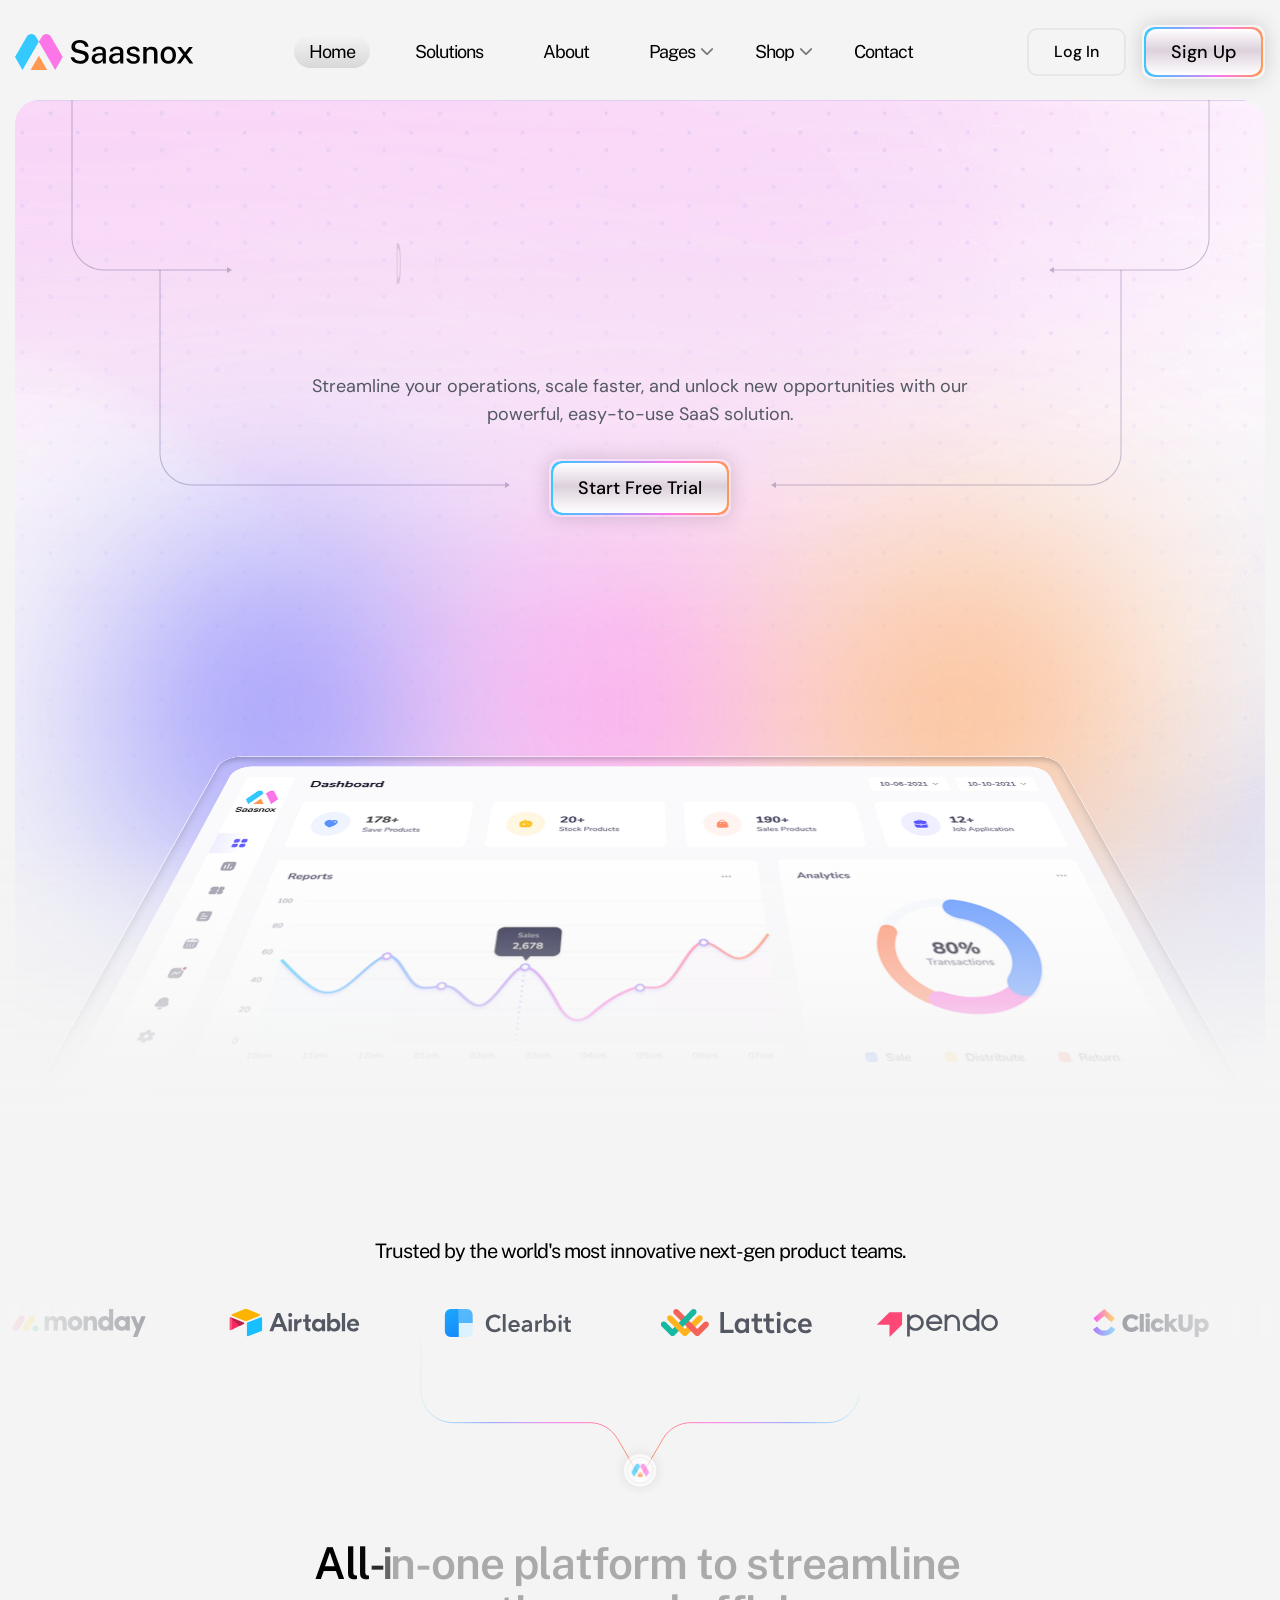
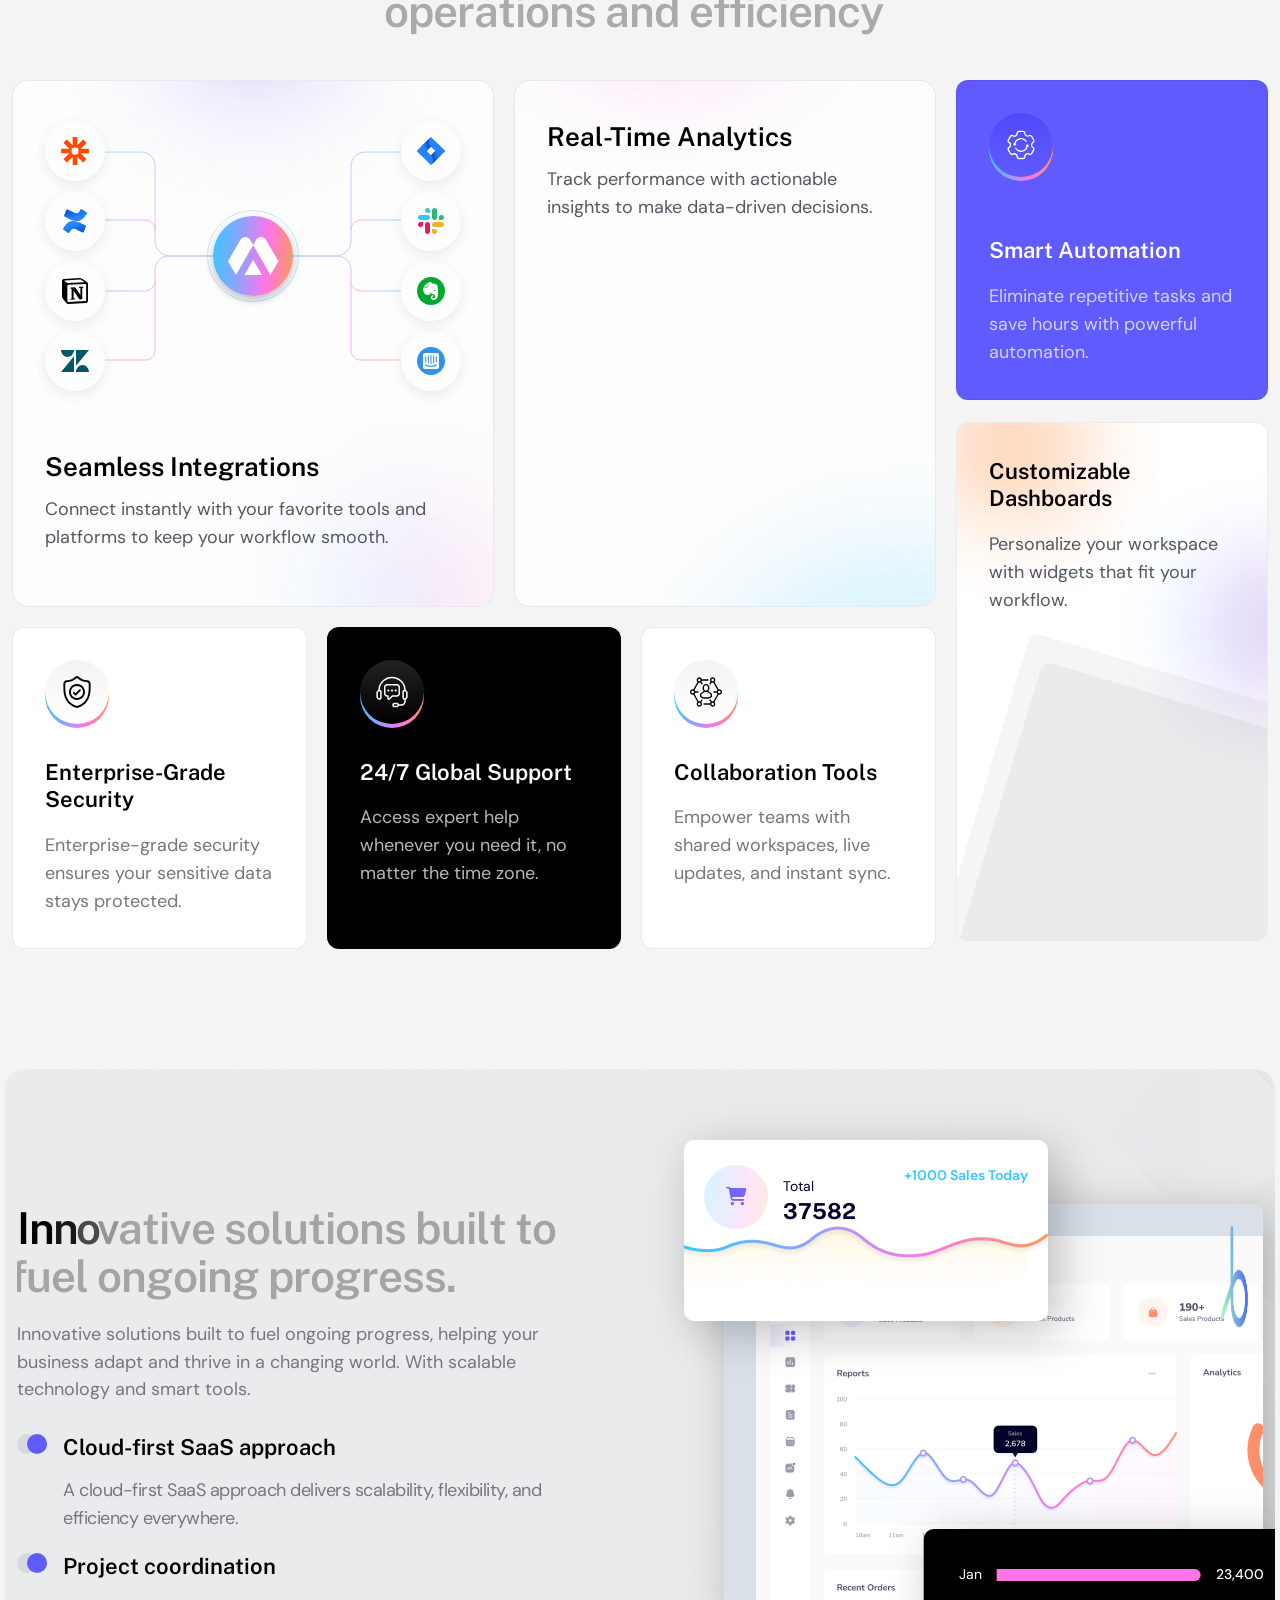
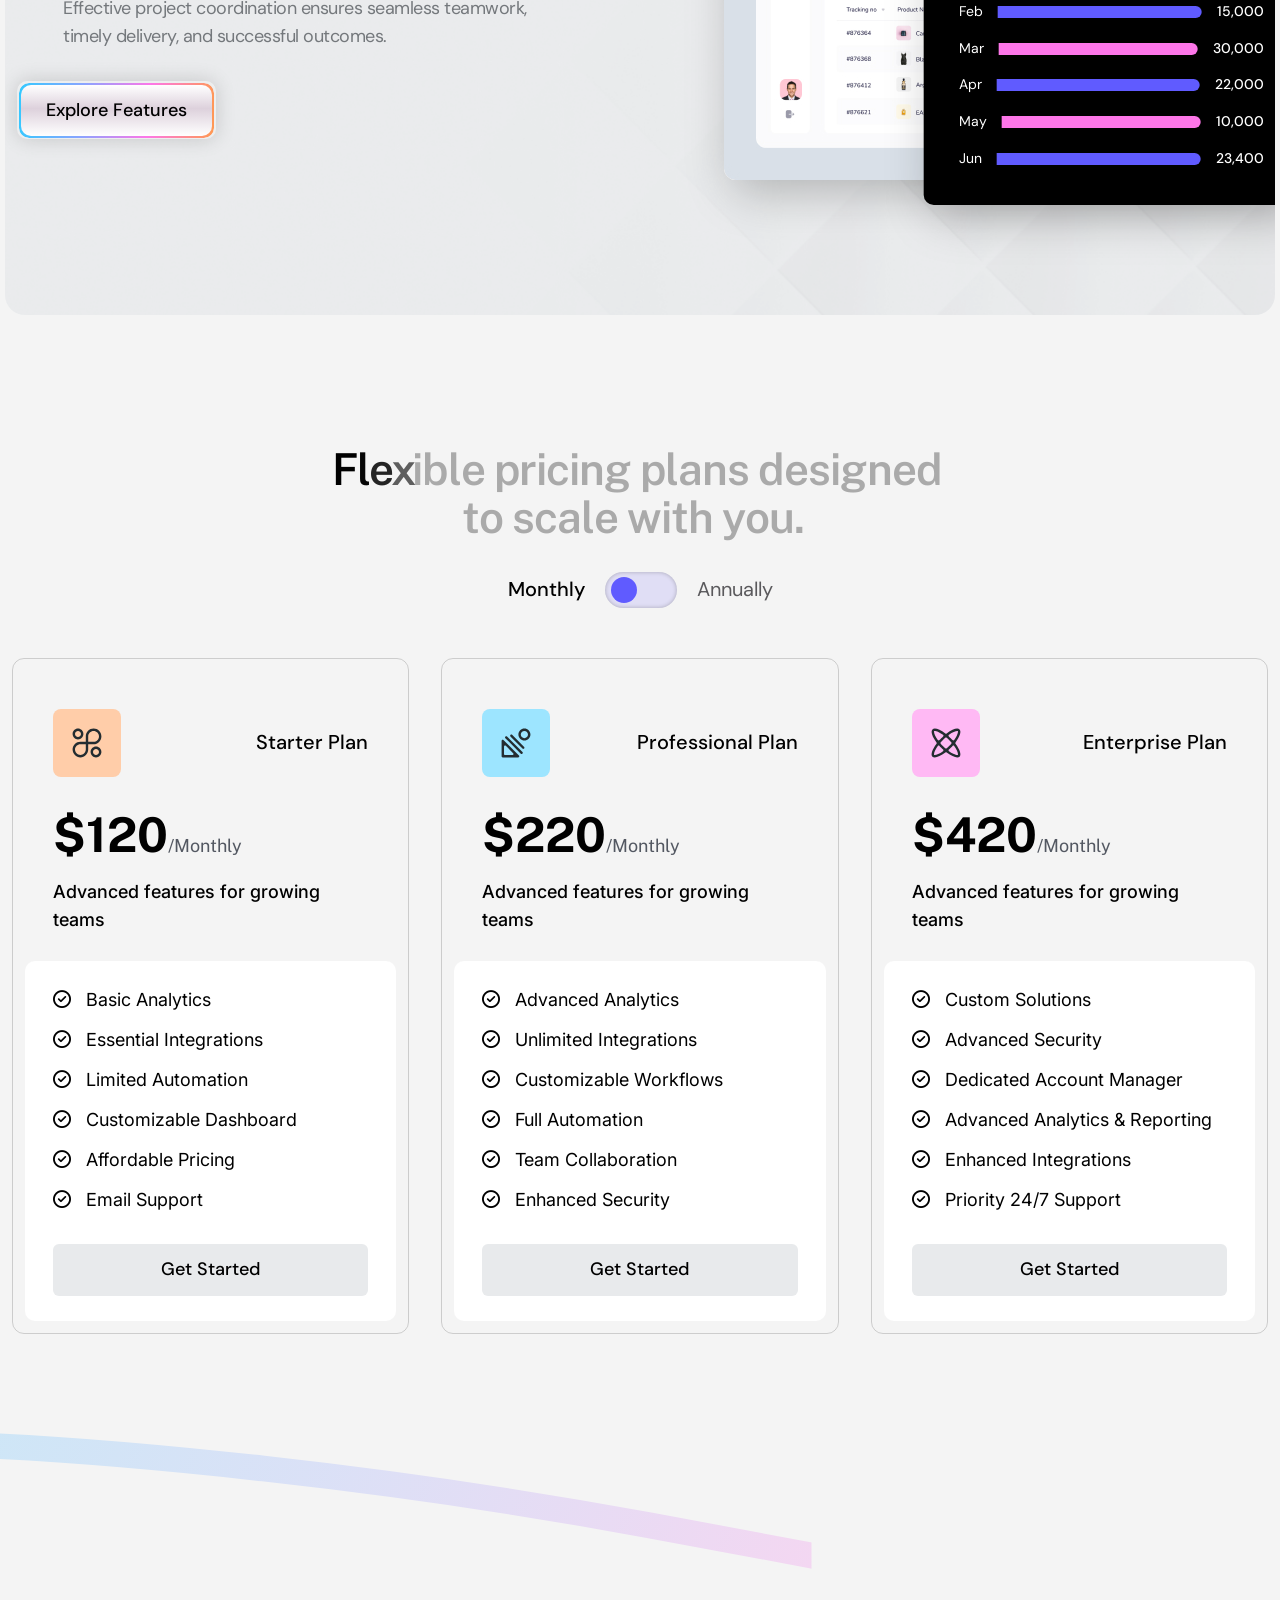
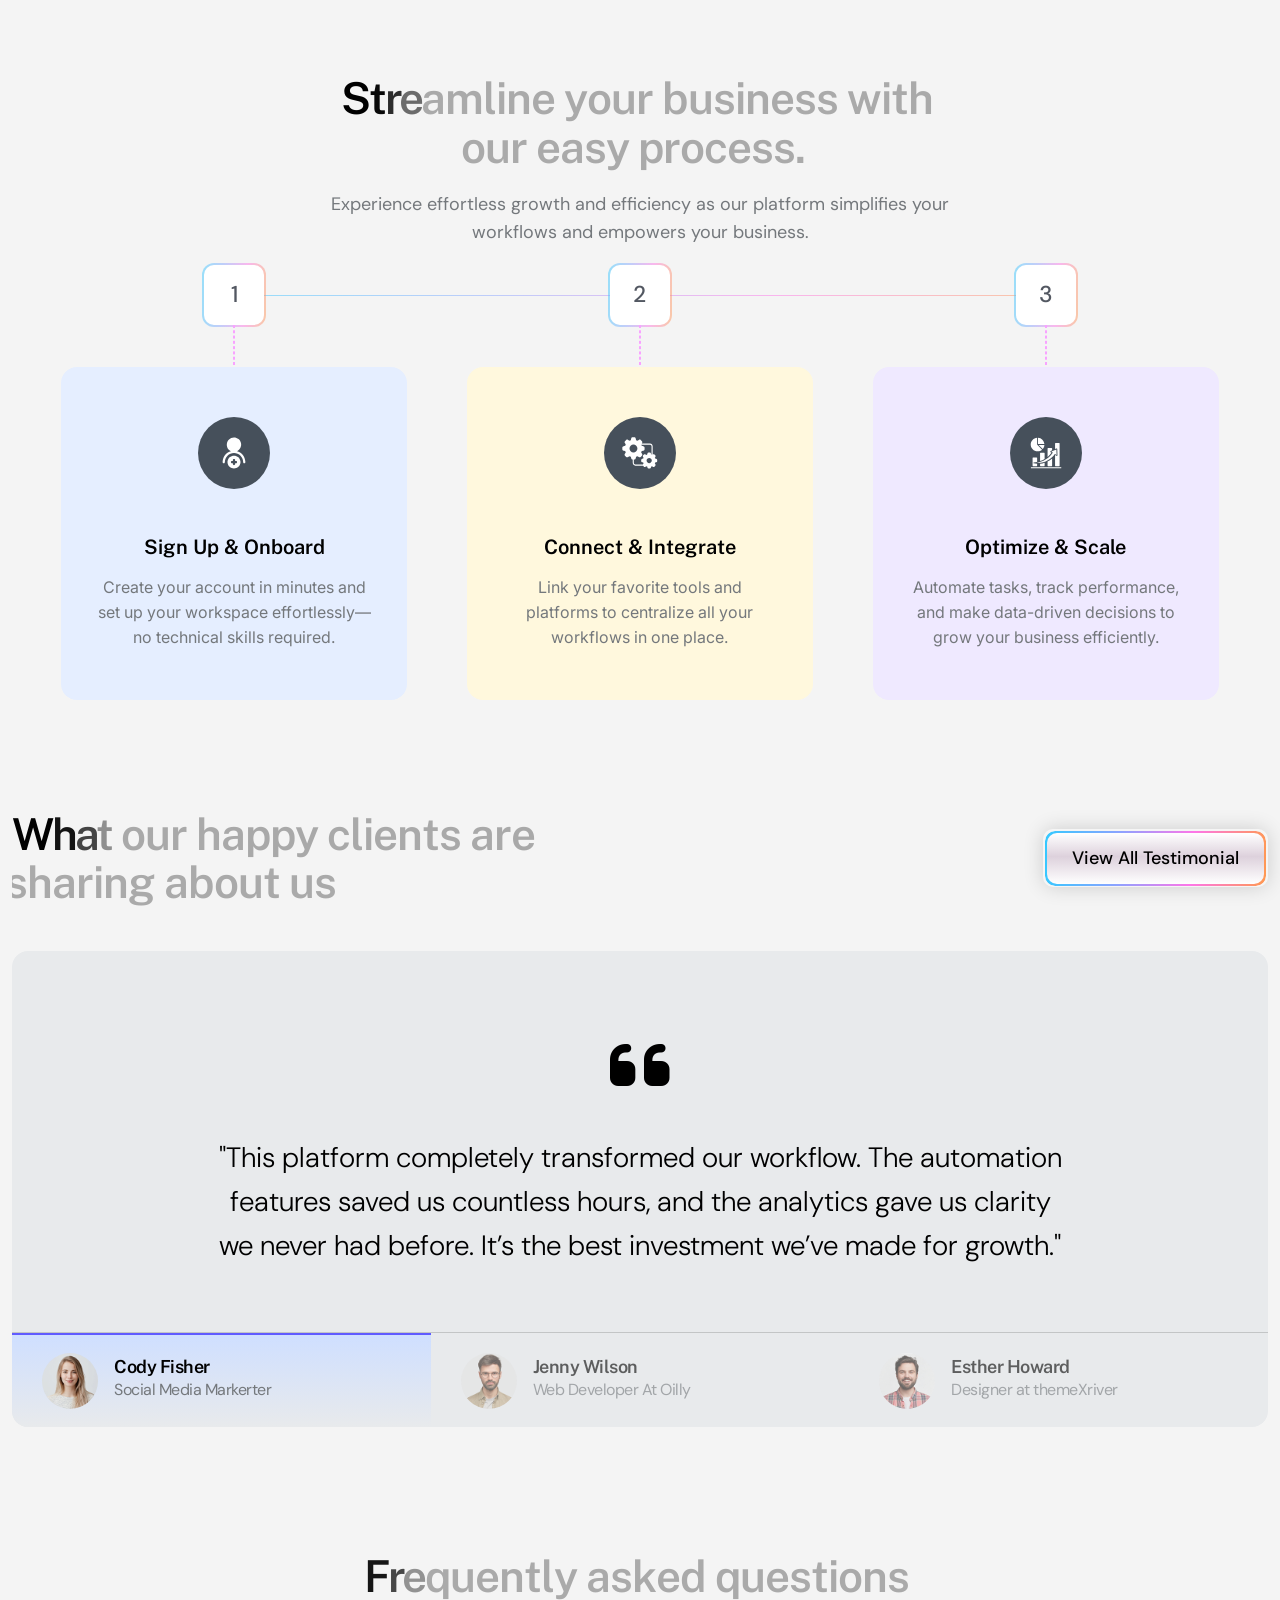
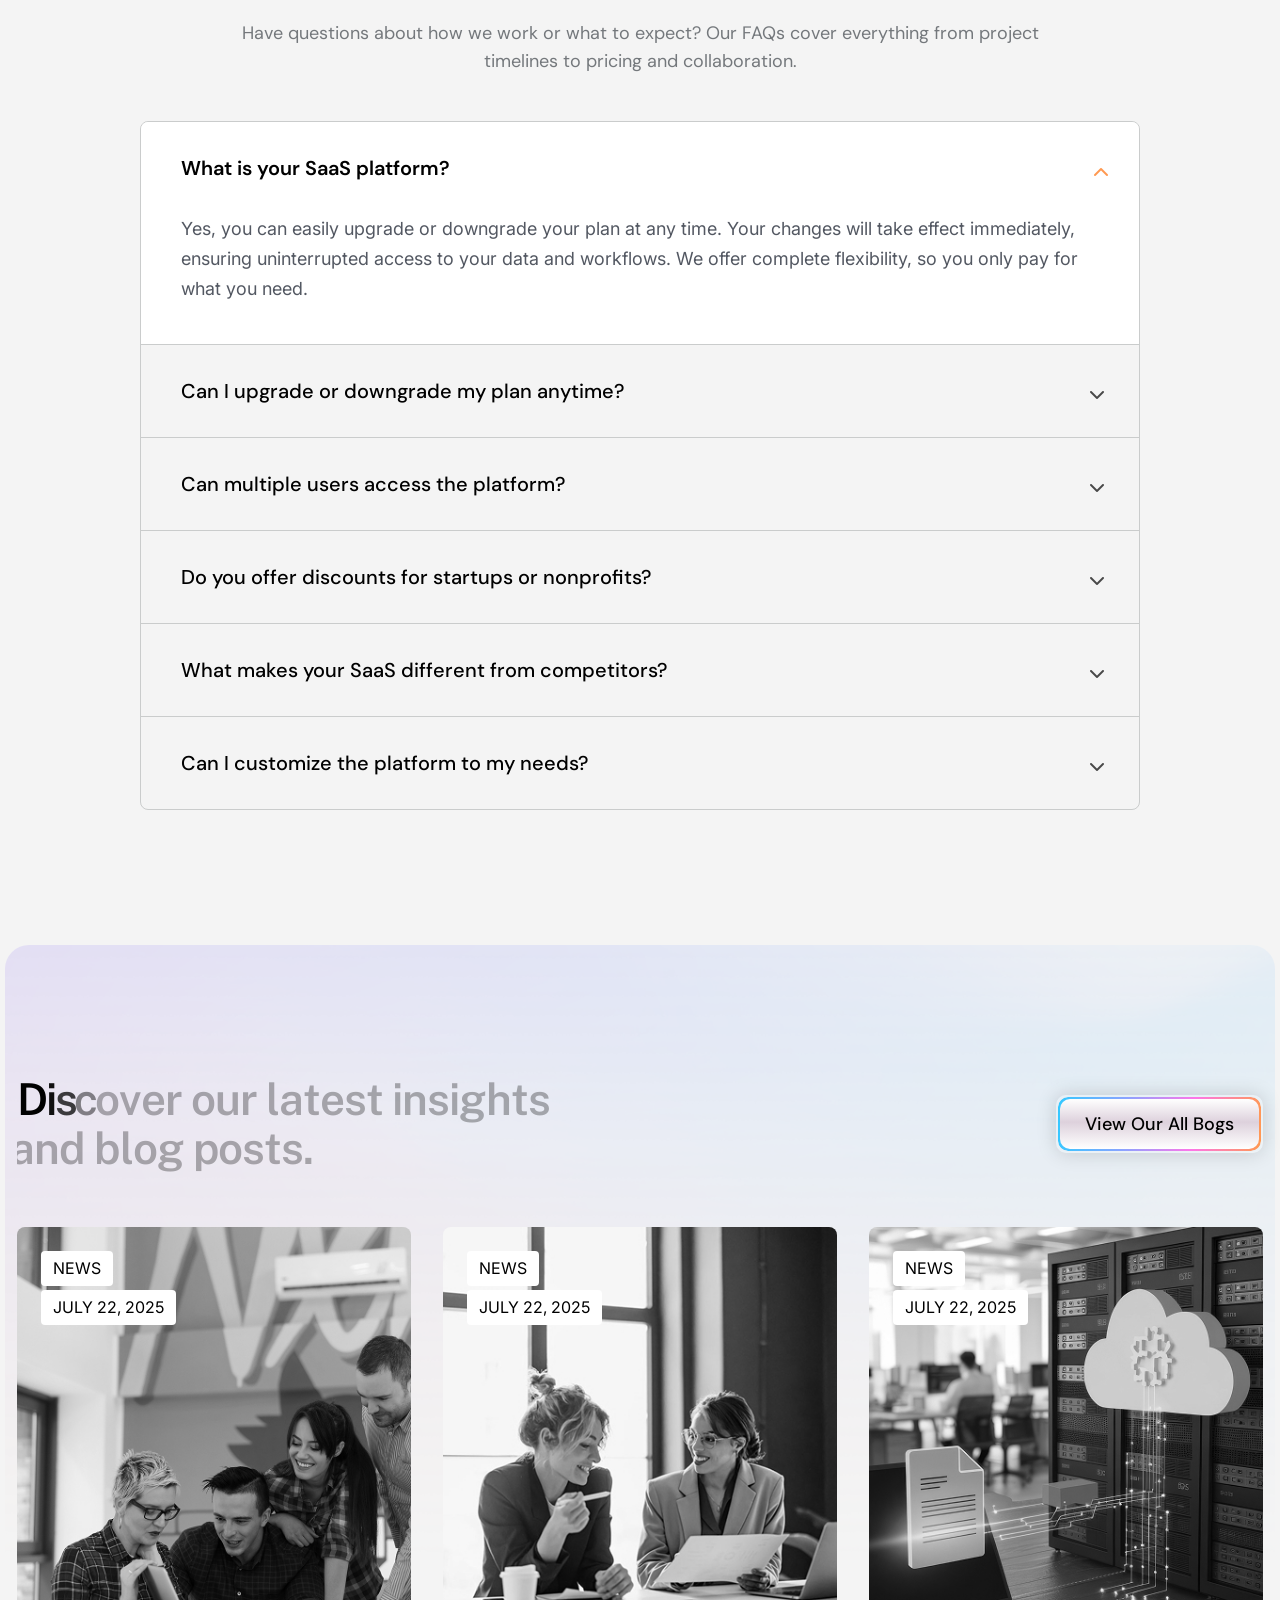
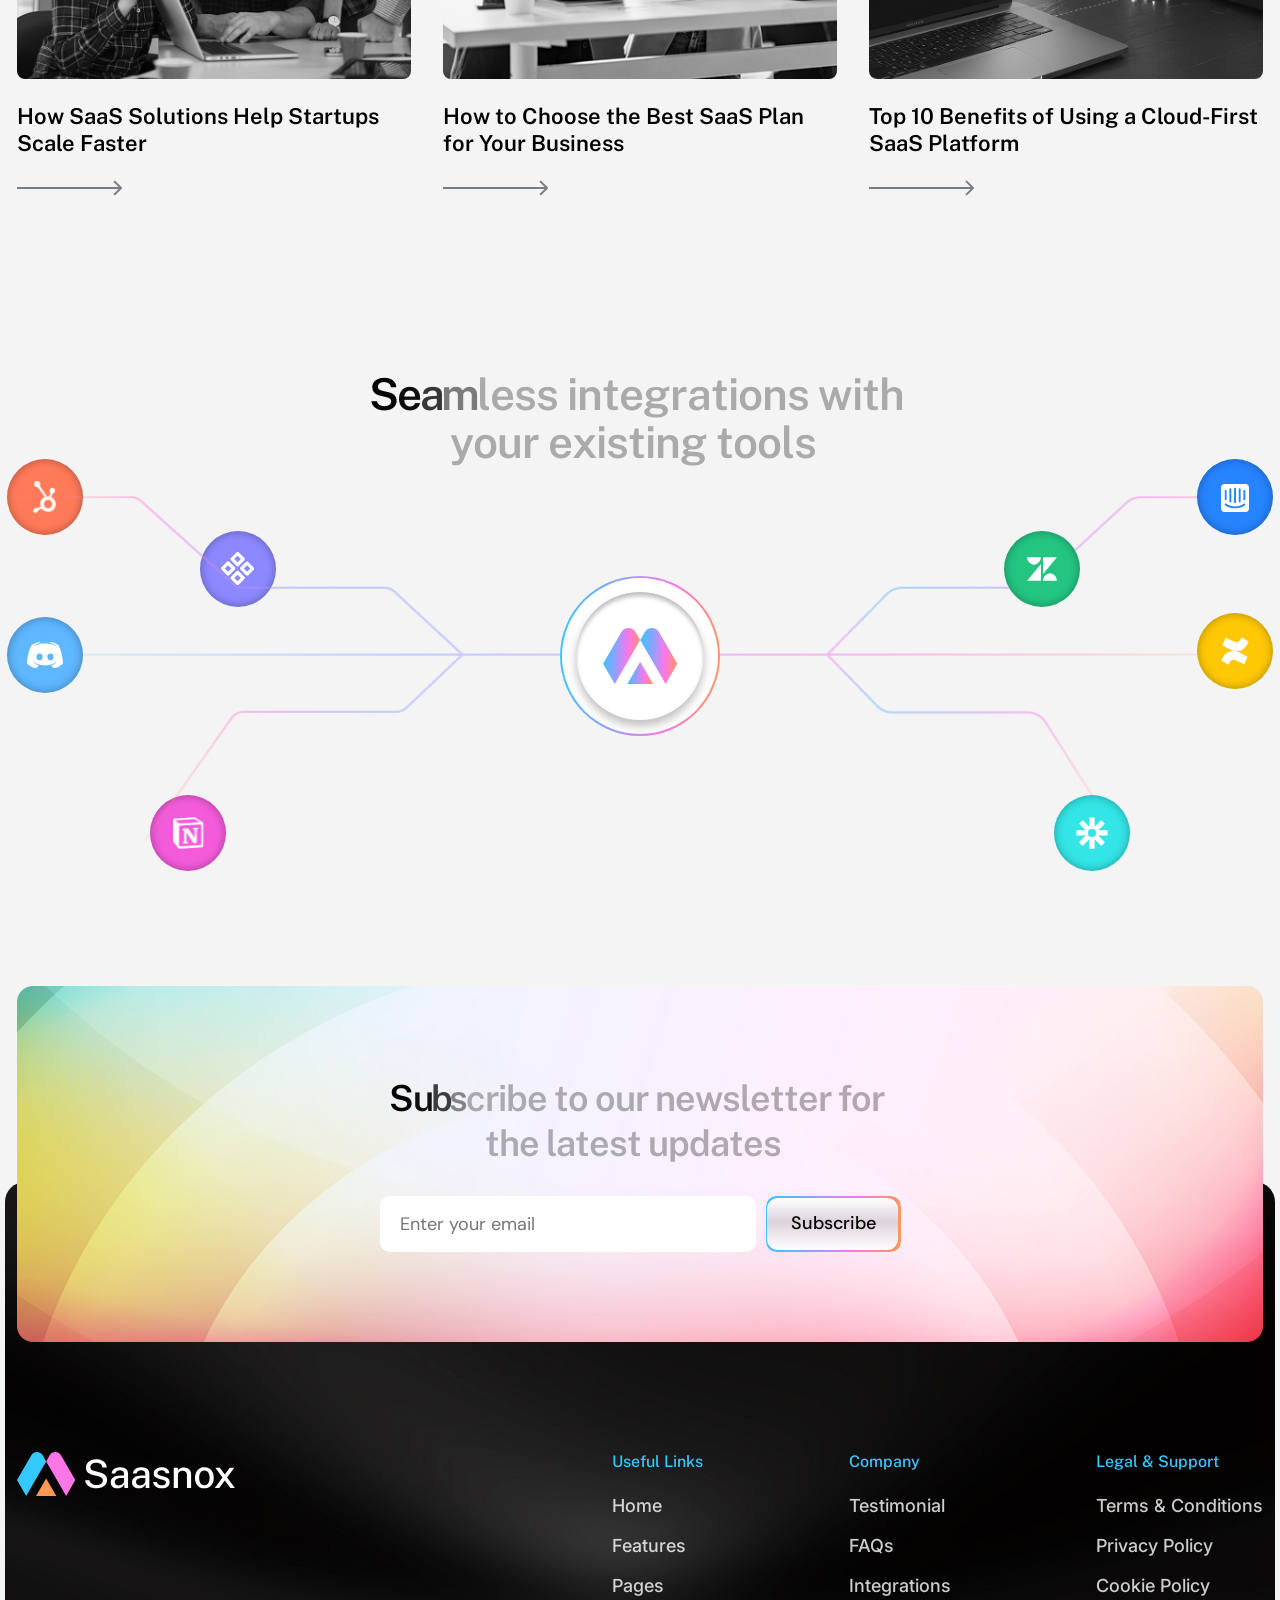
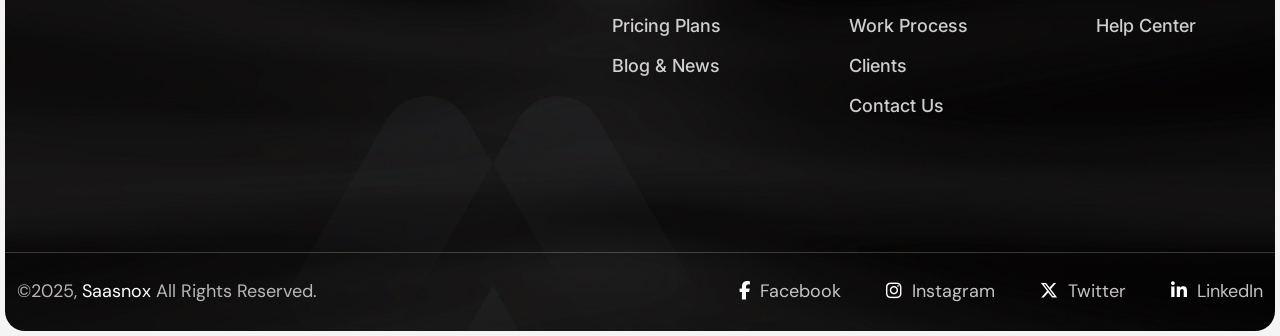
<file: index.html>
<!DOCTYPE html>
  <html lang="en">
  <head>
  	<meta charset="UTF-8">
  	<title>Saasnox - SaaS & Tech Startup</title>
  	<meta name="description" content="Saasnox - SaaS & Tech Startup WordPress Theme">
  	<meta name="keywords" content="appointment booking, chiropractor, dentist, doctor, doctor appointment, doctor booking, health, health theme, healthcare, hospital, medical, medical appointment, medical booking, medical theme, pharmacy">
  	<meta name="author" content="Themexriver">
  	<link rel="shortcut icon" href="assets/img/logo/fv-icon.svg" type="image/x-icon">
  	<!-- Mobile Specific Meta -->
  	<meta name="viewport" content="width=device-width, initial-scale=1">


  	<link rel="stylesheet" href="assets/css/bootstrap.min.css">
  	<link rel="stylesheet" href="assets/css/fontawesome.css">
  	<link rel="stylesheet" href="assets/css/animate.css">
  	<link rel="stylesheet" href="assets/css/swiper.min.css">
  	<link rel="stylesheet" href="assets/css/jquery-ui.css"> 
  	<link rel="stylesheet" href="assets/css/magnific-popup.css">
  	<link rel="stylesheet" href="assets/css/style.css">
  </head>
  <body class="home-1">
  	<div id="preloader">
  		<div class="preloader-logo">
  			<svg width="291" height="219" viewBox="0 0 291 219" fill="none" xmlns="http://www.w3.org/2000/svg">
  				<svg width="291" height="219" viewBox="0 0 291 219" fill="none" xmlns="http://www.w3.org/2000/svg">
  					<path class="draw fill1" d="M110.135 108.605L145.85 46.7498L128.243 16.2565C115.735 -5.40759 84.6286 -5.40759 72.1104 16.2565L0.731323 139.895L46.4099 219L110.135 108.605Z" stroke="#34C9FF" stroke-width="3" fill="none"/>
  					<path class="draw fill2" d="M196.323 218.999H95.3807L145.852 131.576L196.323 218.999Z" stroke="#FF9951" stroke-width="3" fill="none"/>
  					<path class="draw fill3" d="M181.567 108.604L145.852 46.749L163.459 16.2558C175.956 -5.41859 207.073 -5.41859 219.591 16.2558L290.981 139.895L245.302 218.999L181.567 108.604Z" stroke="#FD76E8" stroke-width="3" fill="none"/>
  				</svg>
  			</svg>
  		</div>
  	</div>
  	<div class="sn-up">
  		<a href="#" class="sn-scrollup text-center">TOP</a>
  	</div>

<!-- Start of Header section
	============================================= -->
	<header id="sn-header" class="sn-header-section header_style_one txa_sticky_header">
		<div class="sn-header-content d-flex align-items-center justify-content-between">
			<div class="brand-logo">
				<a href="#"><img src="assets/img/logo/logo1.svg" alt=""></a>
			</div>
			<nav class="main-navigation clearfix ul-li">
				<ul id="main-nav" class="nav navbar-nav clearfix">
					<li class="dropdown active">
						<a href="!#">Home</a>
						<ul class="dropdown-menu clearfix">
							<li><a class="active"  href="index.html">Home Page One</a></li>
							<li><a href="index-2.html">Home Page Two</a></li>
							<li><a href="index-3.html">Home Page Three</a></li>
							<li><a href="index-4.html">Home Page Four</a></li>
						</ul>
					</li>
					<li><a href="about.html">Solutions</a></li>
					<li><a href="about.html">About</a></li>
					<li class="dropdown">
						<a href="!#">Pages</a>
						<ul class="dropdown-menu clearfix">
							<li><a href="service.html">Services</a></li>
							<li class="dropdown">
								<a href="service-single.html">Services Details</a>
								<ul class="dropdown-menu clearfix">
									<li><a href="service-single.html">Construction </a></li>
									<li><a href="service-single-2.html">Architect Design</a></li>
									<li><a href="service-single-3.html">Interior Design</a></li>
									<li><a href="service-single-4.html">3D Animation</a></li>
									<li><a href="service-single-5.html">House Renovation</a></li>
									<li><a href="service-single-6.html">Ideas & Inspiration</a></li>
								</ul>
							</li>
							<li><a href="team.html">Team Page</a></li>
							<li class="dropdown">
								<a href="service-single.html">Blog</a>
								<ul class="dropdown-menu clearfix">
									<li><a href="service-single.html">Construction</a></li>
									<li><a href="service-single-2.html">Architect Design</a></li>
									<li><a href="service-single-3.html">Interior Design</a></li>
									<li><a href="service-single-4.html">3D Animation</a></li>
									<li><a href="service-single-5.html">House Renovation</a></li>
									<li><a href="service-single-6.html">Ideas & Inspiration</a></li>
								</ul>
							</li>
							<li><a href="faq.html">FAQ Page</a></li>
							<li><a href="pricing.html">Pricing Page</a></li>
							<li><a href="testimonial.html">Testimonial Page</a></li>
							<li><a href="contact.html">Contact Page</a></li>
							<li><a href="booking.html">Booking Page</a></li>
						</ul>
					</li>
					<li class="dropdown">
						<a href="!#">Shop</a>
						<ul class="dropdown-menu clearfix"> 
							<li><a href="shop.html">Shop Page </a></li>
							<li><a href="shop-single.html">Shop Details</a></li>
						</ul>
					</li>
					<li><a href="about.html">Contact</a></li>
				</ul>
			</nav>
			<div class="sn-btn-grp d-flex align-items-center">
				<a class="sign_up_btn" href="#">Log In</a>
				<div class="sn-btn1">
					<a href="#">
						<span>Sign Up</span>
					</a>
				</div>
				<div class="sn-mobile-menu-btn mobile_menu_button open_mobile_menu">
					<button>
						<span></span>
						<span></span>
						<span></span>
					</button>
				</div>
			</div>
		</div>
	</header>
	<!-- Mobile-start -->
	<div class="mobile_menu lenis lenis-smooth ofcanvas_sidebar position-relative">
		<div class="mobile_menu_wrap">
			<div class="mobile_menu_overlay open_mobile_menu"></div>
			<div class="mobile_menu_content">
				<div class="mobile_menu_close open_mobile_menu">
					<i class="fas fa-times"></i>
				</div>
				<div class="m-brand-logo">
					<a href="#"><img src="assets/img/logo/logo1.svg" alt=""></a>
				</div>
				<div class="mobile-search-bar position-relative">
					<form action="#">
						<input type="text" name="search" placeholder="Keywords">
						<button><i class="fas fa-search"></i></button>
					</form>
				</div>
				<nav class="mobile-main-navigation  clearfix ul-li">
					<ul id="m-main-nav" class="nav navbar-nav clearfix">
						<li class="dropdown active">
							<a href="!#">Home</a>
							<ul class="dropdown-menu clearfix">
								<li><a class="active" href="index.html">Online Course</a></li>
								<li><a href="index-2.html">University</a></li>
								<li><a href="index-3.html">Kindergarden</a></li>
								<li><a href="index-4.html">Marketplace</a></li>
								<li><a href="index-5.html">Modern Education</a></li>
								<li><a href="index-6.html">University Classic</a></li>
							</ul>
						</li>
						<li><a href="about.html">About</a></li>
						<li class="dropdown">
							<a href="!#">Course</a>
							<ul class="dropdown-menu clearfix"> 
								<li><a href="course.html">Course Page 1 </a></li>
								<li><a href="course-2.html">Course Page 2</a></li>
								<li><a href="course-3.html">Course Page 3</a></li>
								<li><a href="course-4.html">Course Page 4</a></li>
								<li><a href="course-5.html">Course Page 5</a></li>
								<li><a href="course-6.html">Course Page 6</a></li>
								<li><a href="course-single.html">Course Details</a></li>
								<li><a href="course-category.html">Course Category</a></li>
							</ul>
						</li>
						<li class="dropdown">
							<a href="!#">Pages</a>
							<ul class="dropdown-menu clearfix">
								<li class="dropdown">
									<a href="team.html">Team Page</a>
									<ul class="dropdown-menu clearfix">
										<li><a href="team-1.html">Team Page 1 </a></li>
										<li><a href="team-2.html">Team Page 2</a></li>
										<li><a href="team-3.html">Team Page 3</a></li>
										<li><a href="instructor-single.html">Team Page Details</a></li>
									</ul>
								</li>
								<li><a href="contact.html">Contact</a></li>
								<li class="dropdown">
									<a href="team.html">Event Page</a>
									<ul class="dropdown-menu clearfix">
										<li><a href="event-single.html">Event Details</a></li>
									</ul>
								</li>
								<li><a href="faq.html">Faq Page</a></li>
								<li><a href="pricing.html">Pricing Page</a></li>
								<li><a href="zoom-meeting.html">Zoom Meeting</a></li>
								<li><a href="404.html">404 Error</a></li>
								<li><a href="gallery.html">Gallery Page</a></li>
							</ul>
						</li>
						<li class="dropdown">
							<a href="!#">Blog</a>
							<ul class="dropdown-menu clearfix"> 
								<li><a href="blog-1.html">Blog Page 1</a></li>
								<li><a href="blog-2.html">Blog Page 2</a></li>
								<li><a href="blog-3.html">Blog Page 3</a></li>
								<li><a href="blog-list.html">Blog Page List</a></li>
								<li><a href="blog-single.html">Blog Details Page</a></li>
							</ul>
						</li>
					</ul>
				</nav>
				<div class="ptx-mobile-header-social text-center">
					<a href="#"> <i class="fab fa-instagram"></i></a>
					<a href="#"> <i class="fab fa-linkedin-in"></i></a>
					<a href="#"> <i class="fab fa-facebook"></i></a>
					<a href="#"> <i class="fab fa-youtube"></i></a>
				</div>
			</div>
		</div>
		<!-- /Mobile-Menu -->
	</div>
<!-- Start of Header section
	============================================= -->

<!-- Start of Hero section
	============================================= -->
	<section id="sn-hero" class="sn-hero-sec over-hidden pt-100">
		<div class="sn-hero-content over-hidden  position-relative">
			<div class="sn-hero-bg img-cover position-absolute"><img src="assets/img/hero/hero-bg.png" alt=""></div>
			<div class="sn-hero-circle-shape d-flex justify-content-center">
				<div class="circle-shape1 circle-shape"></div>
				<div class="circle-shape2 circle-shape"></div>
				<div class="circle-shape3 circle-shape"></div>
			</div>
			<div class="sn-hero-shape1 txt_item_active text-center position-absolute">
				<svg width="1139" height="388" viewBox="0 0 1139 388" fill="none" xmlns="http://www.w3.org/2000/svg">
					<path opacity="0.24" d="M161 170L156 167.113V172.887L161 170ZM1 0H0.5V138H1H1.5V0H1ZM33 170V170.5H156.5V170V169.5H33V170ZM1 138H0.5C0.5 155.949 15.0507 170.5 33 170.5V170V169.5C15.603 169.5 1.5 155.397 1.5 138H1Z" fill="#000046"/>
					<path opacity="0.24" d="M978 170L983 167.113V172.887L978 170ZM1138 0H1138.5V138H1138H1137.5V0H1138ZM1106 170V170.5H982.5V170V169.5H1106V170ZM1138 138H1138.5C1138.5 155.949 1123.95 170.5 1106 170.5V170V169.5C1123.4 169.5 1137.5 155.397 1137.5 138H1138Z" fill="#000046"/>
					<path opacity="0.24" d="M439 385L434 382.113V387.887L439 385ZM89 170H88.5V353H89H89.5V170H89ZM121 385V385.5H434.5V385V384.5H121V385ZM89 353H88.5C88.5 370.949 103.051 385.5 121 385.5V385V384.5C103.603 384.5 89.5 370.397 89.5 353H89Z" fill="#000046"/>
					<path opacity="0.24" d="M700 385L705 382.113V387.887L700 385ZM1050 170H1050.5V353H1050H1049.5V170H1050ZM1018 385V385.5H704.5V385V384.5H1018V385ZM1050 353H1050.5C1050.5 370.949 1035.95 385.5 1018 385.5V385V384.5C1035.4 384.5 1049.5 370.397 1049.5 353H1050Z" fill="#000046"/>
				</svg>
			</div>
			<div class="sn-hero-text sn-text text-center headline pera-content">
				<h1 class="sn-hero-title sn_title sn_title_1">Drive growth with our next-gen SaaS platform</h1>
				<p>Streamline your operations, scale faster, and unlock new opportunities with our powerful, easy-to-use SaaS solution.</p>
				<div class="sn-btn1">
					<a href="#">
						<span>Start Free Trial</span>
					</a>
				</div>
			</div>
			<div class="sn-hero-img text-center">
				<div class="item-img">
					<img src="assets/img/hero/hero-1.jpg" alt="">
				</div>
			</div>
		</div>
	</section>
<!-- End of Hero section
	============================================= -->

<!-- Start of Client section
	============================================= -->
	<section id="sn-client" class="sn-client-sec over-hidden  pt-125">
		<div class="container">
			<div class="sn-client-content text-center headline">
				<h3>Trusted by the world's most innovative next-gen product teams.</h3>
				<div class="sn-client-slider-wrap position-relative">
					<div class="sn-client-slider mt-45 swiper-container">
						<div class="swiper-wrapper">
							<div class="swiper-slide">
								<div class="sn-client-img">
									<div class="item-img">
										<img src="assets/img/sponsor/sp1.svg" alt="">
									</div>
								</div>
							</div>
							<div class="swiper-slide">
								<div class="sn-client-img">
									<div class="item-img">
										<img src="assets/img/sponsor/sp2.svg" alt="">
									</div>
								</div>
							</div>
							<div class="swiper-slide">
								<div class="sn-client-img">
									<div class="item-img">
										<img src="assets/img/sponsor/sp3.svg" alt="">
									</div>
								</div>
							</div>
							<div class="swiper-slide">
								<div class="sn-client-img">
									<div class="item-img">
										<img src="assets/img/sponsor/sp4.svg" alt="">
									</div>
								</div>
							</div>
							<div class="swiper-slide">
								<div class="sn-client-img">
									<div class="item-img">
										<img src="assets/img/sponsor/sp5.svg" alt="">
									</div>
								</div>
							</div>
							<div class="swiper-slide">
								<div class="sn-client-img">
									<div class="item-img">
										<img src="assets/img/sponsor/sp6.svg" alt="">
									</div>
								</div>
							</div>
							<div class="swiper-slide">
								<div class="sn-client-img">
									<div class="item-img">
										<img src="assets/img/sponsor/sp7.svg" alt="">
									</div>
								</div>
							</div>
							<div class="swiper-slide">
								<div class="sn-client-img">
									<div class="item-img">
										<img src="assets/img/sponsor/sp1.svg" alt="">
									</div>
								</div>
							</div>
							<div class="swiper-slide">
								<div class="sn-client-img">
									<div class="item-img">
										<img src="assets/img/sponsor/sp2.svg" alt="">
									</div>
								</div>
							</div>
						</div>
					</div>
				</div>
			</div>
		</div>
	</section>
<!-- End of Client section
	============================================= -->	


<!-- Start of Feature section
	============================================= -->
	<section id="sn-feature" class="sn-feature-sec over-hidden pb-120">
		<div class="container">
			<div class="sn-feature-badge mb-35 text-center">
				<div class="item-line txt_item_active">
					<svg width="440" height="181" viewBox="0 0 440 181" fill="none" xmlns="http://www.w3.org/2000/svg">
						<path class="line_1" d="M1 0V93.6803C1 111.353 15.3269 125.68 33 125.68H169.743C181.133 125.68 191.665 131.735 197.396 141.578L219.905 180.234" stroke="url(#paint0_linear_1_2729)"/>
						<path class="line_2" d="M439.5 0V93.6803C439.5 111.353 425.173 125.68 407.5 125.68H270.757C259.367 125.68 248.835 131.735 243.104 141.578L220.595 180.234" stroke="url(#paint1_linear_1_2729)"/>
						<defs>
							<linearGradient id="paint0_linear_1_2729" x1="1" y1="0" x2="235.185" y2="22.7168" gradientUnits="userSpaceOnUse">
								<stop stop-color="#34C9FF" stop-opacity="0"/>
								<stop offset="0.330562" stop-color="#8BA3FF"/>
								<stop offset="0.661123" stop-color="#FD76E8"/>
								<stop offset="1" stop-color="#FF9951"/>
							</linearGradient>
							<linearGradient id="paint1_linear_1_2729" x1="439.5" y1="0" x2="205.315" y2="22.7168" gradientUnits="userSpaceOnUse">
								<stop stop-color="#34C9FF" stop-opacity="0"/>
								<stop offset="0.330562" stop-color="#8BA3FF"/>
								<stop offset="0.661123" stop-color="#FD76E8"/>
								<stop offset="1" stop-color="#FF9951"/>
							</linearGradient>
						</defs>
					</svg>
				</div>
				<div class="item-icon txt_item_active">
					<i><img src="assets/img/logo/ft-icon.svg" alt=""></i>
				</div>
			</div>

			<div class="sn-sec-title text-center headline">
				<h2 class="sec_title sn-itm-title sn-itm-anim">All-in-one platform to streamline operations and efficiency</h2>
			</div>

			<div class="sn-feature-content d-flex mt-45">
				<div class="sn-feature-area">
					<div class="sn-feature-top-wrap mb-20 d-flex">
						<div class="sn-feature-item1 position-relative over-hidden">
							<span class="sn-ft-shape1 text-center position-absolute"><img src="assets/img/shape/shape1.png" alt=""></span>
							<span class="sn-ft-shape2  text-center position-absolute"><img src="assets/img/shape/shape2.png" alt=""></span>
							<div class="item-icon-inner position-relative d-flex justify-content-between">
								<div class="item-icon-wrap d-flex txt_item_active align-items-center justify-content-end icon_area_1">
									<div class="icon-logos">
										<div class="sn_icon1 d-flex align-items-center justify-content-center sn_icon">
											<img src="assets/img/icon/ic1.svg" alt="">
										</div>
										<div class="sn_icon2 sn_icon d-flex align-items-center justify-content-center">
											<img src="assets/img/icon/ic2.svg" alt="">
										</div>
										<div class="sn_icon3 sn_icon d-flex align-items-center justify-content-center">
											<img src="assets/img/icon/ic3.svg" alt="">
										</div>
										<div class="sn_icon4 sn_icon d-flex align-items-center justify-content-center">
											<img src="assets/img/icon/ic4.svg" alt="">
										</div>
									</div>
									<div class="icon-wrap1">
										<svg width="117" height="210" viewBox="0 0 117 210" fill="none" xmlns="http://www.w3.org/2000/svg">
											<g opacity="0.56">
												<path d="M0 69H40C45.5228 69 50 73.4772 50 79V79" stroke="url(#paint0_linear_1_2762)"/>
												<path d="M0 140H40C45.5228 140 50 135.523 50 130V130" stroke="url(#paint1_linear_1_2762)"/>
												<path d="M0 1H36C43.732 1 50 7.26801 50 15V89.9214C50 93.5035 51.3731 96.9494 53.8367 99.5498L54.8585 100.628C57.5024 103.419 61.1776 105 65.0218 105H117" stroke="url(#paint2_linear_1_2762)"/>
												<path d="M117 105H64C56.268 105 50 111.268 50 119V199.595C50 202.386 48.7602 205.033 46.6159 206.82V206.82C44.9256 208.229 42.7951 209 40.5949 209H0" stroke="url(#paint3_linear_1_2762)"/>
											</g>
											<defs>
												<linearGradient id="paint0_linear_1_2762" x1="0" y1="69" x2="46.5673" y2="87.5961" gradientUnits="userSpaceOnUse">
													<stop stop-color="#34C9FF"/>
													<stop offset="0.330562" stop-color="#8BA3FF"/>
													<stop offset="0.661123" stop-color="#FD76E8"/>
													<stop offset="1" stop-color="#FF9951"/>
												</linearGradient>
												<linearGradient id="paint1_linear_1_2762" x1="0" y1="140" x2="46.5673" y2="121.404" gradientUnits="userSpaceOnUse">
													<stop stop-color="#34C9FF"/>
													<stop offset="0.330562" stop-color="#8BA3FF"/>
													<stop offset="0.661123" stop-color="#FD76E8"/>
													<stop offset="1" stop-color="#FF9951"/>
												</linearGradient>
												<linearGradient id="paint2_linear_1_2762" x1="0" y1="1" x2="125.333" y2="12.2613" gradientUnits="userSpaceOnUse">
													<stop stop-color="#34C9FF"/>
													<stop offset="0.330562" stop-color="#8BA3FF"/>
													<stop offset="0.661123" stop-color="#FD76E8"/>
													<stop offset="1" stop-color="#FF9951"/>
												</linearGradient>
												<linearGradient id="paint3_linear_1_2762" x1="117" y1="105" x2="-8.33268" y2="116.261" gradientUnits="userSpaceOnUse">
													<stop stop-color="#34C9FF"/>
													<stop offset="0.330562" stop-color="#8BA3FF"/>
													<stop offset="0.661123" stop-color="#FD76E8"/>
													<stop offset="1" stop-color="#FF9951"/>
												</linearGradient>
											</defs>
										</svg>
									</div>
								</div>
								<div class="item-ficon position-absolute d-flex align-items-center justify-content-center">
									<i><img src="assets/img/icon/ic9.svg" alt=""></i>
								</div>
								<div class="item-icon-wrap d-flex align-items-center txt_item_active justify-content-end icon_area_1">
									<div class="icon-wrap1">
										<svg width="117" height="210" viewBox="0 0 117 210" fill="none" xmlns="http://www.w3.org/2000/svg">
											<g opacity="0.56">
												<path d="M117 69H77C71.4772 69 67 73.4772 67 79V79" stroke="url(#paint0_linear_1_2767)"/>
												<path d="M117 140H77C71.4772 140 67 135.523 67 130V130" stroke="url(#paint1_linear_1_2767)"/>
												<path d="M117 1H81C73.268 1 67 7.26801 67 15V89.9214C67 93.5035 65.6269 96.9494 63.1633 99.5498L62.1415 100.628C59.4976 103.419 55.8224 105 51.9782 105H0" stroke="url(#paint2_linear_1_2767)"/>
												<path d="M0 105H53C60.732 105 67 111.268 67 119V199.595C67 202.386 68.2398 205.033 70.3841 206.82V206.82C72.0744 208.229 74.2049 209 76.4051 209H117" stroke="url(#paint3_linear_1_2767)"/>
											</g>
											<defs>
												<linearGradient id="paint0_linear_1_2767" x1="117" y1="69" x2="70.4327" y2="87.5961" gradientUnits="userSpaceOnUse">
													<stop stop-color="#34C9FF"/>
													<stop offset="0.330562" stop-color="#8BA3FF"/>
													<stop offset="0.661123" stop-color="#FD76E8"/>
													<stop offset="1" stop-color="#FF9951"/>
												</linearGradient>
												<linearGradient id="paint1_linear_1_2767" x1="117" y1="140" x2="70.4327" y2="121.404" gradientUnits="userSpaceOnUse">
													<stop stop-color="#34C9FF"/>
													<stop offset="0.330562" stop-color="#8BA3FF"/>
													<stop offset="0.661123" stop-color="#FD76E8"/>
													<stop offset="1" stop-color="#FF9951"/>
												</linearGradient>
												<linearGradient id="paint2_linear_1_2767" x1="117" y1="1" x2="-8.33268" y2="12.2613" gradientUnits="userSpaceOnUse">
													<stop stop-color="#34C9FF"/>
													<stop offset="0.330562" stop-color="#8BA3FF"/>
													<stop offset="0.661123" stop-color="#FD76E8"/>
													<stop offset="1" stop-color="#FF9951"/>
												</linearGradient>
												<linearGradient id="paint3_linear_1_2767" x1="0" y1="105" x2="125.333" y2="116.261" gradientUnits="userSpaceOnUse">
													<stop stop-color="#34C9FF"/>
													<stop offset="0.330562" stop-color="#8BA3FF"/>
													<stop offset="0.661123" stop-color="#FD76E8"/>
													<stop offset="1" stop-color="#FF9951"/>
												</linearGradient>
											</defs>
										</svg>

									</div>
									<div class="icon-logos">
										<div class="sn_icon1 d-flex align-items-center justify-content-center sn_icon">
											<img src="assets/img/icon/ic5.svg" alt="">
										</div>
										<div class="sn_icon2 sn_icon d-flex align-items-center justify-content-center">
											<img src="assets/img/icon/ic6.svg" alt="">
										</div>
										<div class="sn_icon3 sn_icon d-flex align-items-center justify-content-center">
											<img src="assets/img/icon/ic7.svg" alt="">
										</div>
										<div class="sn_icon4 sn_icon d-flex align-items-center justify-content-center">
											<img src="assets/img/icon/ic8.svg" alt="">
										</div>
									</div>
								</div>
							</div>
							<div class="sn-ft-item-text mt-60 headline pera-content">
								<h3 class="href-underline"><a href="#">Seamless Integrations</a></h3>
								<p>Connect instantly with your favorite tools and platforms to keep your workflow smooth.</p>
							</div>
						</div>
						<!--  -->
						<div class="sn-feature-item2 position-relative over-hidden">
							<span class="sn-ft-shape1 text-center position-absolute"><img src="assets/img/shape/shape3.png" alt=""></span>
							<span class="sn-ft-shape2  text-center position-absolute"><img src="assets/img/shape/shape4.png" alt=""></span>
							<div class="sn-ft-item-text  headline pera-content">
								<h3 class="href-underline"><a href="#">Real-Time Analytics</a></h3>
								<p>Track performance with actionable insights to make data-driven decisions.</p>
							</div>
							<div class="sn-chart mt-55">
								<div class="chart-container">
									<canvas id="sn_chart" width="418" height="280"></canvas>
								</div>
							</div>
						</div>
					</div>
					<!--  -->
					<div class="sn-feature-bottom-wrap sn-item-active d-flex">
						<div class="sn-feature-item3">
							<div class="item-icon d-flex justify-content-center align-items-center">
								<svg width="32" height="32" viewBox="0 0 32 32" fill="none" xmlns="http://www.w3.org/2000/svg">
									<path d="M29.593 8.68241L29.592 8.65751C29.5781 8.35013 29.5688 8.02494 29.5632 7.66313C29.5371 5.89873 28.1345 4.43926 26.3699 4.34062C22.6907 4.1353 19.8445 2.9356 17.4126 0.565245L17.3919 0.54547C16.5986 -0.181823 15.4021 -0.181823 14.6087 0.54547L14.5879 0.565245C12.156 2.9356 9.30984 4.1353 5.63066 4.34087C3.86626 4.43926 2.46343 5.89873 2.43731 7.66337C2.43193 8.02274 2.42241 8.34794 2.4085 8.65751L2.40703 8.71537C2.3355 12.4671 2.24663 17.1362 3.80864 21.3743C4.66752 23.7048 5.9683 25.7307 7.6746 27.396C9.61795 29.2925 12.1634 30.7981 15.24 31.8708C15.3401 31.9057 15.4441 31.9341 15.5501 31.9553C15.6995 31.9851 15.8499 32 16.0003 32C16.1506 32 16.3013 31.9851 16.4504 31.9553C16.5564 31.9341 16.6611 31.9055 16.7617 31.8703C19.8347 30.7956 22.3774 29.2893 24.3191 27.3931C26.0246 25.7273 27.3254 23.7009 28.185 21.3699C29.7529 17.1192 29.6643 12.4412 29.593 8.68241ZM26.4233 20.7202C24.7759 25.187 21.4128 28.2546 16.1421 30.0979C16.1233 30.1042 16.1033 30.1098 16.0825 30.114C16.0281 30.1247 15.9727 30.1247 15.9175 30.1137C15.897 30.1096 15.877 30.1042 15.8584 30.0979C10.5821 28.258 7.21683 25.1921 5.5706 20.7251C4.1309 16.8186 4.21245 12.5325 4.28447 8.75126L4.28496 8.73026C4.2996 8.40531 4.30937 8.06498 4.31474 7.69096C4.32646 6.90751 4.95048 6.25932 5.73539 6.21562C7.81742 6.09941 9.64651 5.69707 11.3272 4.98564C13.0056 4.2752 14.4964 3.27373 15.884 1.92413C15.9546 1.86456 16.0462 1.86431 16.1165 1.92413C17.5044 3.27373 18.9951 4.2752 20.6733 4.98564C22.354 5.69707 24.1831 6.09941 26.2654 6.21562C27.0503 6.25932 27.6743 6.90751 27.6858 7.6912C27.6914 8.06718 27.7012 8.40751 27.7158 8.73026C27.7876 12.5159 27.8672 16.8054 26.4233 20.7202Z" fill="black"/>
									<path d="M15.9998 8.02563C11.6023 8.02563 8.02493 11.6033 8.02493 16.0005C8.02493 20.3979 11.6023 23.9755 15.9998 23.9755C20.397 23.9755 23.9746 20.3979 23.9746 16.0005C23.9746 11.6033 20.397 8.02563 15.9998 8.02563ZM15.9998 22.0976C12.6377 22.0976 9.90261 19.3625 9.90261 16.0005C9.90261 12.6384 12.6377 9.90332 15.9998 9.90332C19.3616 9.90332 22.0967 12.6384 22.0967 16.0005C22.0967 19.3625 19.3616 22.0976 15.9998 22.0976Z" fill="black"/>
									<path d="M18.2918 13.5247L14.5877 17.2288L13.5823 16.2234C13.2156 15.8567 12.6211 15.8567 12.2544 16.2234C11.888 16.5901 11.888 17.1846 12.2544 17.5511L13.9239 19.2205C14.1072 19.4039 14.3474 19.4954 14.5877 19.4954C14.8279 19.4954 15.0681 19.4039 15.2515 19.2205L19.6196 14.8524C19.9861 14.4857 19.9861 13.8912 19.6196 13.5247C19.2529 13.1578 18.6585 13.1578 18.2918 13.5247Z" fill="black"/>
								</svg>
							</div>
							<div class="item-text headline pera-content">
								<h3 class="href-underline"><a href="#">Enterprise-Grade Security</a></h3>
								<p>Enterprise-grade security ensures your sensitive data stays protected.</p>
							</div>
						</div>
						<!--  -->
						<div class="sn-feature-item3 active">
							<div class="item-icon d-flex justify-content-center align-items-center">
								<svg width="32" height="32" viewBox="0 0 32 32" fill="none" xmlns="http://www.w3.org/2000/svg">
									<g clip-path="url(#clip0_1_2833)">
										<path d="M29.753 13.9514C29.6305 10.4609 28.217 7.19692 25.735 4.71492C23.1335 2.11292 19.676 0.68042 16 0.68042C8.57547 0.68042 2.50897 6.58992 2.24747 13.9514C1.11447 14.4549 0.321472 15.5889 0.321472 16.9069V20.5379C0.321472 22.3209 1.77197 23.7719 3.55547 23.7719C4.70947 23.7719 5.64797 22.8334 5.64797 21.6794V15.7649C5.64797 14.6814 4.81697 13.7979 3.76047 13.6929C4.15047 7.27942 9.48947 2.18042 16 2.18042C19.276 2.18042 22.3565 3.45742 24.675 5.77592C26.804 7.90492 28.05 10.6799 28.2375 13.6934C27.182 13.7994 26.3525 14.6824 26.3525 15.7649V21.6789C26.3525 22.7714 27.1965 23.6604 28.2655 23.7529V25.2474C28.2655 26.9304 26.896 28.2994 25.213 28.2994H22.9525C22.8415 27.9824 22.6675 27.6894 22.4235 27.4464C21.996 27.0169 21.426 26.7804 20.819 26.7804H18.489C18.1545 26.7804 17.8335 26.8514 17.5395 26.9884C16.7375 27.3569 16.2195 28.1659 16.2195 29.0494C16.2195 29.6564 16.456 30.2264 16.8845 30.6529C17.313 31.0824 17.883 31.3189 18.489 31.3189H20.819C21.785 31.3189 22.6365 30.6944 22.954 29.7994H25.213C27.7235 29.7994 29.7655 27.7574 29.7655 25.2474V23.4859C30.8915 22.9794 31.6785 21.8494 31.6785 20.5369V16.9059C31.6785 15.5889 30.8855 14.4549 29.753 13.9514ZM4.14747 15.7649V21.6789C4.14747 22.0054 3.88197 22.2714 3.55497 22.2714C2.59897 22.2714 1.82097 21.4934 1.82097 20.5374V16.9064C1.82097 15.9499 2.59897 15.1724 3.55497 15.1724C3.88197 15.1724 4.14747 15.4384 4.14747 15.7649ZM21.5715 29.2104C21.497 29.5634 21.18 29.8199 20.8185 29.8199H18.4885C18.2835 29.8199 18.091 29.7399 17.944 29.5929C17.799 29.4484 17.719 29.2554 17.719 29.0504C17.719 28.7509 17.8945 28.4774 18.1695 28.3509C18.2675 28.3049 18.375 28.2814 18.4885 28.2814H20.8185C21.0235 28.2814 21.216 28.3609 21.3625 28.5079C21.5075 28.6524 21.5875 28.8454 21.5875 29.0504C21.588 29.1054 21.582 29.1604 21.5715 29.2104ZM30.1785 20.5374C30.1785 21.4934 29.4005 22.2714 28.4445 22.2714C28.118 22.2714 27.852 22.0059 27.852 21.6789V15.7649C27.852 15.4384 28.1175 15.1724 28.4445 15.1724C29.4005 15.1724 30.1785 15.9504 30.1785 16.9064V20.5374Z" fill="black"/>
										<path d="M20.8565 20.7959C22.609 20.7959 24.0345 19.3699 24.0345 17.6179V11.1424C24.0345 10.2954 23.7035 9.49736 23.1025 8.89636C22.5015 8.29536 21.704 7.96436 20.8565 7.96436H11.1435C9.39095 7.96436 7.96545 9.38986 7.96545 11.1424V17.6179C7.96545 19.3704 9.39095 20.7959 11.1435 20.7959H11.203V22.4739C11.203 23.1139 11.5845 23.6819 12.1745 23.9214C12.365 23.9979 12.563 24.0359 12.759 24.0359C13.1675 24.0359 13.5655 23.8739 13.857 23.5724L16.6485 20.7959H20.8565ZM15.811 19.5139L12.79 22.5184C12.7765 22.5324 12.7665 22.5429 12.738 22.5304C12.7035 22.5164 12.7035 22.4939 12.7035 22.4739V20.0459C12.7035 19.6319 12.368 19.2959 11.9535 19.2959H11.144C10.2185 19.2959 9.46595 18.5429 9.46595 17.6179V11.1424C9.46595 10.2169 10.2185 9.46436 11.144 9.46436H20.857C21.304 9.46436 21.7245 9.63936 22.0425 9.95686C22.3605 10.2749 22.535 10.6959 22.535 11.1424V17.6179C22.535 18.5434 21.782 19.2959 20.857 19.2959H16.34C16.1415 19.2959 15.9515 19.3744 15.811 19.5139Z" fill="black"/>
										<path d="M12.3565 13.3933C11.7465 13.3933 11.25 13.8903 11.25 14.4998C11.25 15.1093 11.747 15.6063 12.3565 15.6063C12.967 15.6063 13.464 15.1093 13.464 14.4998C13.464 13.8903 12.9675 13.3933 12.3565 13.3933Z" fill="black"/>
										<path d="M15.9994 13.3933C15.3894 13.3933 14.8929 13.8903 14.8929 14.4998C14.8929 15.1093 15.3899 15.6063 15.9994 15.6063C16.6104 15.6063 17.1069 15.1093 17.1069 14.4998C17.1069 13.8903 16.6104 13.3933 15.9994 13.3933Z" fill="black"/>
										<path d="M19.6425 13.3933C19.0325 13.3933 18.5359 13.8903 18.5359 14.4998C18.5359 15.1093 19.033 15.6063 19.6425 15.6063C20.253 15.6063 20.75 15.1093 20.75 14.4998C20.75 13.8903 20.253 13.3933 19.6425 13.3933Z" fill="black"/>
									</g>
									<defs>
										<clipPath id="clip0_1_2833">
											<rect width="32" height="32" fill="black"/>
										</clipPath>
									</defs>
								</svg>

							</div>
							<div class="item-text headline pera-content">
								<h3 class="href-underline"><a href="#">24/7 Global Support</a></h3>
								<p>Access expert help whenever you need it, no matter the time zone.</p>
							</div>
						</div>
						<!--  -->
						<div class="sn-feature-item3">
							<div class="item-icon d-flex justify-content-center align-items-center">
								
								<svg width="32" height="32" viewBox="0 0 32 32" fill="none" xmlns="http://www.w3.org/2000/svg">
									<path d="M28.3606 14.8991C28.126 14.8991 27.8995 14.7751 27.7774 14.5559L23.0574 6.04903C22.878 5.72701 22.9947 5.321 23.3167 5.14254C23.6399 4.96383 24.0447 5.07979 24.2227 5.40181L28.9427 13.9084C29.1221 14.2304 29.0054 14.6364 28.6834 14.8151C28.5806 14.8718 28.47 14.8991 28.3606 14.8991Z" fill="black"/>
									<path d="M20.6667 28.6458H14C13.6321 28.6458 13.3333 28.3479 13.3333 27.9792C13.3333 27.6106 13.6321 27.3125 14 27.3125H20.6667C21.0354 27.3125 21.3333 27.6106 21.3333 27.9792C21.3333 28.3479 21.0354 28.6458 20.6667 28.6458Z" fill="black"/>
									<path d="M3.63942 14.8992C3.53005 14.8992 3.41872 14.8719 3.31667 14.816C2.99465 14.6372 2.87868 14.2312 3.05739 13.9092L7.77736 5.40262C7.95607 5.0806 8.36135 4.96464 8.6841 5.1431C9.00612 5.32181 9.12209 5.72782 8.94338 6.04984L4.22341 14.5564C4.10134 14.7752 3.87404 14.8992 3.63942 14.8992Z" fill="black"/>
									<path d="M8.36062 26.8992C8.126 26.8992 7.8987 26.7752 7.77736 26.5559L3.05739 18.0491C2.87868 17.7271 2.99465 17.3211 3.31667 17.1431C3.63942 16.9624 4.0447 17.0806 4.22341 17.4026L8.94338 25.9092C9.12209 26.2312 9.00612 26.6372 8.6841 26.8152C8.58132 26.8726 8.46999 26.8992 8.36062 26.8992Z" fill="black"/>
									<path d="M23.6395 26.8993C23.5301 26.8993 23.4195 26.8727 23.3167 26.8153C22.9954 26.6366 22.8787 26.2313 23.0574 25.9093L27.7774 17.4027C27.9561 17.0812 28.3602 16.9632 28.6834 17.1432C29.0047 17.3219 29.1214 17.7271 28.9427 18.0492L24.2227 26.556C24.1006 26.7752 23.8741 26.8993 23.6395 26.8993Z" fill="black"/>
									<path d="M18 4.64575H11.3333C10.9653 4.64575 10.6667 4.34717 10.6667 3.97925C10.6667 3.61108 10.9653 3.3125 11.3333 3.3125H18C18.3687 3.3125 18.6667 3.61108 18.6667 3.97925C18.6667 4.34717 18.3687 4.64575 18 4.64575Z" fill="black"/>
									<path d="M29.3333 18.6458C27.8625 18.6458 26.6667 17.45 26.6667 15.9792C26.6667 14.5085 27.8625 13.3125 29.3333 13.3125C30.804 13.3125 32 14.5085 32 15.9792C32 17.45 30.804 18.6458 29.3333 18.6458ZM29.3333 14.6458C28.5979 14.6458 28 15.2439 28 15.9792C28 16.7146 28.5979 17.3125 29.3333 17.3125C30.0686 17.3125 30.6667 16.7146 30.6667 15.9792C30.6667 15.2439 30.0686 14.6458 29.3333 14.6458Z" fill="black"/>
									<path d="M2.66675 18.6458C1.19604 18.6458 0 17.45 0 15.9792C0 14.5085 1.19604 13.3125 2.66675 13.3125C4.13745 13.3125 5.33325 14.5085 5.33325 15.9792C5.33325 17.45 4.13745 18.6458 2.66675 18.6458ZM2.66675 14.6458C1.9314 14.6458 1.33325 15.2439 1.33325 15.9792C1.33325 16.7146 1.9314 17.3125 2.66675 17.3125C3.4021 17.3125 4 16.7146 4 15.9792C4 15.2439 3.4021 14.6458 2.66675 14.6458Z" fill="black"/>
									<path d="M9.33325 30.6458C7.86255 30.6458 6.66675 29.45 6.66675 27.9792C6.66675 26.5085 7.86255 25.3125 9.33325 25.3125C10.804 25.3125 12 26.5085 12 27.9792C12 29.45 10.804 30.6458 9.33325 30.6458ZM9.33325 26.6458C8.5979 26.6458 8 27.2439 8 27.9792C8 28.7146 8.5979 29.3125 9.33325 29.3125C10.0686 29.3125 10.6667 28.7146 10.6667 27.9792C10.6667 27.2439 10.0686 26.6458 9.33325 26.6458Z" fill="black"/>
									<path d="M22.6667 30.6458C21.196 30.6458 20 29.45 20 27.9792C20 26.5085 21.196 25.3125 22.6667 25.3125C24.1375 25.3125 25.3333 26.5085 25.3333 27.9792C25.3333 29.45 24.1375 30.6458 22.6667 30.6458ZM22.6667 26.6458C21.9314 26.6458 21.3333 27.2439 21.3333 27.9792C21.3333 28.7146 21.9314 29.3125 22.6667 29.3125C23.4021 29.3125 24 28.7146 24 27.9792C24 27.2439 23.4021 26.6458 22.6667 26.6458Z" fill="black"/>
									<path d="M9.33325 6.64575C7.86255 6.64575 6.66675 5.44995 6.66675 3.97925C6.66675 2.50854 7.86255 1.3125 9.33325 1.3125C10.804 1.3125 12 2.50854 12 3.97925C12 5.44995 10.804 6.64575 9.33325 6.64575ZM9.33325 2.64575C8.5979 2.64575 8 3.2439 8 3.97925C8 4.7146 8.5979 5.3125 9.33325 5.3125C10.0686 5.3125 10.6667 4.7146 10.6667 3.97925C10.6667 3.2439 10.0686 2.64575 9.33325 2.64575Z" fill="black"/>
									<path d="M22.6667 6.64575C21.196 6.64575 20 5.44995 20 3.97925C20 2.50854 21.196 1.3125 22.6667 1.3125C24.1375 1.3125 25.3333 2.50854 25.3333 3.97925C25.3333 5.44995 24.1375 6.64575 22.6667 6.64575ZM22.6667 2.64575C21.9314 2.64575 21.3333 3.2439 21.3333 3.97925C21.3333 4.7146 21.9314 5.3125 22.6667 5.3125C23.4021 5.3125 24 4.7146 24 3.97925C24 3.2439 23.4021 2.64575 22.6667 2.64575Z" fill="black"/>
									<path d="M16 15.9792C14.1621 15.9792 12.6667 14.4839 12.6667 12.6458V11.3125C12.6667 9.47461 14.1621 7.97925 16 7.97925C17.8379 7.97925 19.3333 9.47461 19.3333 11.3125V12.6458C19.3333 14.4839 17.8379 15.9792 16 15.9792ZM16 9.3125C14.8972 9.3125 14 10.2097 14 11.3125V12.6458C14 13.7485 14.8972 14.6458 16 14.6458C17.1028 14.6458 18 13.7485 18 12.6458V11.3125C18 10.2097 17.1028 9.3125 16 9.3125Z" fill="black"/>
									<path d="M18.0012 22.6458H13.9988C11.7488 22.6453 10.2573 21.1799 10.1953 21.1172C10.0701 20.9924 10 20.8232 10 20.6458V18.3359C10 17.8879 10.2219 17.4731 10.5947 17.2258L14 14.9558V14.6458H15.3333V15.3125C15.3333 15.5352 15.2219 15.7432 15.0366 15.8672L11.3333 18.3359V20.3411C11.7334 20.6572 12.7161 21.3118 13.9993 21.3125H18.0012C19.2966 21.3118 20.27 20.6599 20.6667 20.3438V18.3359L16.9634 15.8672C16.7781 15.7432 16.6667 15.5352 16.6667 15.3125V14.6458H18V14.9558L21.406 17.2266C21.7781 17.4746 22 17.8892 22 18.3359V20.6458C22 20.8232 21.9299 20.9924 21.8047 21.1172C21.7419 21.1799 20.2512 22.6453 18.0012 22.6458Z" fill="black"/>
									<path d="M12.0008 8.64565C11.7854 8.64565 11.574 8.54165 11.4453 8.34902L10.1121 6.34902C9.90799 6.04311 9.99075 5.62832 10.2967 5.42446C10.6028 5.21914 11.0166 5.30239 11.2215 5.60903L12.5547 7.60903C12.7586 7.91518 12.6761 8.32973 12.3701 8.53384C12.2561 8.60976 12.1275 8.64565 12.0008 8.64565Z" fill="black"/>
									<path d="M19.9992 8.64565C19.8725 8.64565 19.7438 8.60976 19.6298 8.53384C19.3232 8.32973 19.2407 7.91567 19.4453 7.60903L20.7785 5.60903C20.9819 5.30239 21.3959 5.21914 21.7033 5.42446C22.01 5.62832 22.0927 6.04238 21.8879 6.34902L20.5546 8.34902C20.4267 8.54165 20.2145 8.64565 19.9992 8.64565Z" fill="black"/>
									<path d="M21.3339 26.6458C21.1186 26.6458 20.9067 26.5418 20.7785 26.3492L19.4453 24.3492C19.2407 24.0426 19.3232 23.6292 19.6298 23.4247C19.9367 23.2206 20.3505 23.3026 20.5546 23.6092L21.8879 25.6092C22.0927 25.9159 22.01 26.3292 21.7033 26.534C21.5893 26.6092 21.4606 26.6458 21.3339 26.6458Z" fill="black"/>
									<path d="M10.666 26.6458C10.5393 26.6458 10.4107 26.6092 10.2967 26.534C9.99075 26.3292 9.90799 25.9159 10.1121 25.6092L11.4453 23.6092C11.6494 23.3026 12.0628 23.2206 12.3701 23.4247C12.6761 23.6292 12.7586 24.0426 12.5547 24.3492L11.2215 26.3492C11.0928 26.5418 10.8814 26.6458 10.666 26.6458Z" fill="black"/>
									<path d="M27.3333 16.6458H24C23.6313 16.6458 23.3333 16.3472 23.3333 15.9792C23.3333 15.6111 23.6313 15.3125 24 15.3125H27.3333C27.7019 15.3125 28 15.6111 28 15.9792C28 16.3472 27.7019 16.6458 27.3333 16.6458Z" fill="black"/>
									<path d="M8 16.6458H4.66675C4.29858 16.6458 4 16.3472 4 15.9792C4 15.6111 4.29858 15.3125 4.66675 15.3125H8C8.36792 15.3125 8.66675 15.6111 8.66675 15.9792C8.66675 16.3472 8.36792 16.6458 8 16.6458Z" fill="black"/>
								</svg>

							</div>
							<div class="item-text headline pera-content">
								<h3 class="href-underline"><a href="#">Collaboration Tools</a></h3>
								<p>Empower teams with shared workspaces, live updates, and instant sync. </p>
							</div>
						</div>
						<!--  -->
					</div>
				</div>
				<!--  -->
				<div class="sn-feature-area2">
					<div class="sn-feature-item3 ver_2">
						<div class="item-icon d-flex justify-content-center align-items-center">
							<svg width="32" height="32" viewBox="0 0 32 32" fill="none" xmlns="http://www.w3.org/2000/svg">
								<path fill-rule="evenodd" clip-rule="evenodd" d="M28.3201 17.9289C27.9863 17.7554 27.7063 17.4939 27.5104 17.1727C27.3146 16.8516 27.2103 16.4829 27.2089 16.1067C27.1723 15.6956 27.2583 15.2829 27.4561 14.9206C27.6538 14.5583 27.9545 14.2627 28.3201 14.0712C28.8844 13.7375 29.2943 13.1947 29.4607 12.5606C29.6272 11.9265 29.5367 11.2523 29.2089 10.6845L27.1912 7.11117C26.8593 6.55223 26.3213 6.14591 25.6929 5.97967C25.0645 5.81343 24.396 5.90055 23.8312 6.22228C23.505 6.41816 23.1317 6.52165 22.7512 6.52165C22.3707 6.52165 21.9974 6.41816 21.6712 6.22228C21.3031 6.04692 20.9961 5.76506 20.7901 5.41321C20.5841 5.06137 20.4884 4.65577 20.5156 4.24894C20.5109 3.59193 20.2466 2.96343 19.7804 2.50051C19.3141 2.03759 18.6837 1.77782 18.0267 1.77783H13.9734C13.3164 1.78017 12.6869 2.04221 12.2224 2.50679C11.7578 2.97138 11.4957 3.60082 11.4934 4.25783C11.5051 4.6744 11.3975 5.08563 11.1834 5.44311C10.9692 5.8006 10.6573 6.08943 10.2845 6.27561C9.96506 6.45463 9.60324 6.54417 9.23717 6.53478C8.8711 6.5254 8.51435 6.41744 8.2045 6.22228C7.92399 6.05455 7.61279 5.94456 7.28919 5.89876C6.96558 5.85297 6.63609 5.8723 6.32005 5.95561C6.00474 6.03712 5.70914 6.18149 5.451 6.38006C5.19286 6.57863 4.97749 6.82731 4.81783 7.11117L2.77339 10.6667C2.44565 11.2345 2.35518 11.9087 2.52161 12.5428C2.68804 13.1769 3.09794 13.7197 3.66228 14.0534C3.9889 14.2241 4.26406 14.4788 4.45938 14.7913C4.6547 15.1038 4.7631 15.4628 4.77339 15.8312C4.81 16.2423 4.724 16.655 4.52625 17.0173C4.3285 17.3796 4.02786 17.6752 3.66228 17.8667C3.09794 18.2004 2.68804 18.7432 2.52161 19.3773C2.35518 20.0114 2.44565 20.6856 2.77339 21.2534L4.81783 24.8089C4.96903 25.1077 5.18063 25.3718 5.43922 25.5844C5.69781 25.7971 5.99775 25.9538 6.32005 26.0445C6.65011 26.1341 6.99478 26.1567 7.33371 26.1109C7.67264 26.0651 7.99895 25.9518 8.29339 25.7778C8.63789 25.5847 9.02974 25.4923 9.42424 25.5111C9.81874 25.53 10.2 25.6594 10.5245 25.8845C10.8206 26.0667 11.065 26.3216 11.2346 26.625C11.4042 26.9284 11.4933 27.2702 11.4934 27.6178C11.4762 27.9668 11.5322 28.3155 11.6577 28.6415C11.7832 28.9676 11.9755 29.2638 12.2223 29.5112C12.454 29.7464 12.731 29.9323 13.0365 30.0576C13.3421 30.1829 13.6699 30.2449 14.0001 30.2401H18.0534C18.7104 30.2377 19.3398 29.9757 19.8044 29.5111C20.269 29.0465 20.531 28.4171 20.5334 27.7601C20.5178 27.3807 20.6055 27.0042 20.7871 26.6708C20.9687 26.3374 21.2374 26.0595 21.5645 25.8667C21.8849 25.6306 22.2687 25.4959 22.6664 25.4801C23.0641 25.4643 23.4574 25.568 23.7956 25.7778C24.0769 25.9427 24.3879 26.0505 24.7108 26.095C25.0338 26.1395 25.3623 26.12 25.6777 26.0374C25.9931 25.9548 26.2891 25.8109 26.5488 25.6139C26.8085 25.4168 27.0268 25.1705 27.1912 24.8889L29.2267 21.3334C29.391 21.0504 29.4979 20.7378 29.5413 20.4134C29.5846 20.0891 29.5636 19.7594 29.4794 19.4431C29.3952 19.1269 29.2494 18.8304 29.0505 18.5706C28.8516 18.3108 28.6034 18.0927 28.3201 17.9289ZM28.0534 20.5956L26.0178 24.1512C25.8645 24.4102 25.6155 24.5986 25.3245 24.6756C25.1765 24.7197 25.0209 24.7322 24.8678 24.7123C24.7146 24.6924 24.5674 24.6405 24.4356 24.5601C23.8925 24.2223 23.2642 24.0471 22.6247 24.0549C21.9852 24.0628 21.3613 24.2535 20.8267 24.6045C20.2938 24.9183 19.8545 25.369 19.5544 25.9098C19.2543 26.4505 19.1043 27.0618 19.1201 27.6801C19.1208 27.8272 19.0921 27.973 19.0356 28.1089C18.9791 28.2447 18.896 28.3679 18.7912 28.4712C18.6867 28.5775 18.5623 28.6621 18.4249 28.7201C18.2876 28.778 18.1402 28.8082 17.9912 28.8089H13.9734C13.8243 28.8082 13.6769 28.778 13.5396 28.7201C13.4023 28.6621 13.2778 28.5775 13.1734 28.4712C13.0539 28.3489 12.9625 28.2021 12.9057 28.0409C12.8489 27.8797 12.828 27.708 12.8445 27.5378C12.8512 26.9235 12.6889 26.3192 12.3754 25.7909C12.0619 25.2626 11.6092 24.8307 11.0667 24.5423C10.5647 24.2416 9.99233 24.0783 9.4072 24.069C8.82207 24.0596 8.24479 24.2044 7.73339 24.4889C7.58396 24.5864 7.41659 24.6532 7.24107 24.6852C7.06555 24.7173 6.88541 24.714 6.71116 24.6756C6.4239 24.5957 6.17866 24.4077 6.02672 24.1512L3.99116 20.5956C3.84247 20.3372 3.80201 20.0305 3.87861 19.7424C3.95522 19.4543 4.14267 19.2082 4.40005 19.0578C4.96683 18.7473 5.43439 18.2831 5.74891 17.7185C6.06342 17.154 6.21211 16.5121 6.17783 15.8667C6.18192 15.2506 6.01873 14.6449 5.70564 14.1142C5.39256 13.5835 4.94133 13.1478 4.40005 12.8534C4.14267 12.703 3.95522 12.4569 3.87861 12.1688C3.80201 11.8807 3.84247 11.574 3.99116 11.3156L6.02672 7.76005C6.17866 7.50348 6.4239 7.31557 6.71116 7.23561C6.8593 7.19263 7.01472 7.1807 7.16767 7.20059C7.32063 7.22047 7.46783 7.27173 7.60005 7.35117C8.14314 7.68889 8.77151 7.86416 9.41099 7.85629C10.0505 7.84841 10.6743 7.65772 11.2089 7.30672C11.7419 6.99293 12.1812 6.54226 12.4813 6.00147C12.7814 5.46067 12.9313 4.84944 12.9156 4.23117C12.9148 4.08402 12.9436 3.93822 13 3.80235C13.0565 3.66648 13.1396 3.54329 13.2445 3.44005C13.3489 3.33373 13.4734 3.24914 13.6107 3.19116C13.748 3.13319 13.8955 3.10298 14.0445 3.10228H18.0978C18.2469 3.10298 18.3943 3.13319 18.5316 3.19116C18.6689 3.24914 18.7934 3.33373 18.8978 3.44005C19.0027 3.54329 19.0858 3.66648 19.1423 3.80235C19.1988 3.93822 19.2275 4.08402 19.2267 4.23117C19.2027 4.85104 19.3481 5.46573 19.6472 6.00918C19.9464 6.55263 20.3879 7.00429 20.9245 7.31561C21.4723 7.63935 22.097 7.81014 22.7334 7.81014C23.3697 7.81014 23.9944 7.63935 24.5423 7.31561C24.6741 7.23516 24.8213 7.1833 24.9744 7.16339C25.1276 7.14349 25.2832 7.15598 25.4312 7.20005C25.7222 7.27709 25.9712 7.46546 26.1245 7.7245L28.1601 11.2801C28.3088 11.5384 28.3492 11.8451 28.2726 12.1332C28.196 12.4213 28.0086 12.6674 27.7512 12.8178C27.1844 13.1283 26.7168 13.5926 26.4023 14.1571C26.0878 14.7217 25.9391 15.3636 25.9734 16.0089C25.9693 16.6251 26.1325 17.2308 26.4456 17.7615C26.7587 18.2921 27.2099 18.7279 27.7512 19.0223C27.881 19.1054 27.9925 19.2143 28.0787 19.3421C28.1649 19.47 28.224 19.6142 28.2523 19.7658C28.2806 19.9174 28.2776 20.0731 28.2434 20.2235C28.2092 20.3739 28.1445 20.5156 28.0534 20.6401V20.5956Z" fill="white"/>
								<path fill-rule="evenodd" clip-rule="evenodd" d="M22.8 15.5201C22.6724 15.3968 22.5019 15.3279 22.3245 15.3279C22.1471 15.3279 21.9766 15.3968 21.8489 15.5201L20.96 16.409C20.8368 16.5366 20.7679 16.7071 20.7679 16.8845C20.7679 17.062 20.8368 17.2325 20.96 17.3601C21.0873 17.4881 21.2595 17.5615 21.4401 17.5645C21.1395 18.6199 20.5364 19.5642 19.7052 20.2808C18.8741 20.9973 17.8513 21.4547 16.7631 21.5965C15.6749 21.7383 14.569 21.5583 13.582 21.0788C12.5949 20.5992 11.77 19.841 11.2089 18.8979C11.1186 18.7527 10.9761 18.6478 10.8106 18.6048C10.6452 18.5618 10.4696 18.584 10.32 18.6667C10.2432 18.7124 10.1761 18.773 10.1228 18.8448C10.0695 18.9166 10.0309 18.9983 10.0094 19.0851C9.98793 19.1719 9.98389 19.2622 9.99754 19.3506C10.0112 19.439 10.0423 19.5238 10.0889 19.6001C10.8146 20.7875 11.8792 21.7304 13.1455 22.3075C14.4118 22.8845 15.8219 23.0692 17.1941 22.8378C18.5663 22.6064 19.8378 21.9694 20.8449 21.009C21.8519 20.0486 22.5484 18.8087 22.8445 17.449C22.976 17.5471 23.1388 17.594 23.3023 17.5809C23.4659 17.5678 23.6191 17.4956 23.7334 17.3779C23.8567 17.2502 23.9256 17.0797 23.9256 16.9023C23.9256 16.7249 23.8567 16.5544 23.7334 16.4267L22.8 15.5201Z" fill="white"/>
								<path fill-rule="evenodd" clip-rule="evenodd" d="M10.1867 16.4801L11.0756 15.5912C11.1989 15.4636 11.2678 15.293 11.2678 15.1156C11.2678 14.9382 11.1989 14.7677 11.0756 14.6401C11.0132 14.5759 10.9386 14.5247 10.8562 14.4896C10.7738 14.4545 10.6852 14.4362 10.5956 14.4356C10.8853 13.4093 11.4615 12.4867 12.2568 11.7762C13.0521 11.0657 14.0335 10.5967 15.0859 10.4241C16.1383 10.2515 17.2181 10.3825 18.1986 10.8017C19.1792 11.221 20.02 11.9111 20.6223 12.7912C20.6731 12.8641 20.7377 12.9264 20.8126 12.9743C20.8874 13.0223 20.9709 13.0551 21.0584 13.0707C21.1459 13.0864 21.2356 13.0847 21.3225 13.0657C21.4093 13.0467 21.4916 13.0108 21.5645 12.9601C21.6375 12.9093 21.6997 12.8446 21.7477 12.7698C21.7957 12.695 21.8284 12.6114 21.8441 12.5239C21.8598 12.4364 21.8581 12.3467 21.8391 12.2599C21.8201 12.173 21.7842 12.0908 21.7334 12.0178C20.9578 10.8945 19.8695 10.0236 18.6033 9.51342C17.3372 9.00319 15.9491 8.87604 14.6114 9.14775C13.2736 9.41947 12.0451 10.0781 11.0784 11.0418C10.1117 12.0056 9.44925 13.232 9.1734 14.5689C9.03785 14.4511 8.86102 14.3919 8.68182 14.4044C8.50262 14.4169 8.33572 14.5001 8.21785 14.6356C8.09997 14.7712 8.04078 14.948 8.05328 15.1272C8.06578 15.3064 8.14896 15.4733 8.28451 15.5912L9.1734 16.4801C9.23756 16.5507 9.31577 16.6071 9.40303 16.6458C9.49028 16.6844 9.58465 16.7043 9.68007 16.7043C9.77549 16.7043 9.86986 16.6844 9.95711 16.6458C10.0444 16.6071 10.1226 16.5507 10.1867 16.4801Z" fill="white"/>
							</svg>

						</div>
						<div class="item-text headline pera-content">
							<h3 class="href-underline"><a href="#">Smart Automation</a></h3>
							<p>Eliminate repetitive tasks and save hours with powerful automation.</p>
						</div>
					</div>
					<!--  -->
					<div class="sn-feature-item4 over-hidden position-relative headline pera-content">
						<span class="sn_cir_shape1 position-absolute"><img src="assets/img/shape/shape9.png" alt=""></span>
						<span class="sn_cir_shape2 position-absolute"><img src="assets/img/shape/shape10.png" alt=""></span>
						<div class="item-text">
							<h3 class="href-underline"><a href="#">Customizable Dashboards</a></h3>
							<p>Personalize your workspace with widgets that fit your workflow.</p>
						</div>
						<span class="sn-shape1 position-absolute"></span>
						<span class="sn-shape2 position-absolute"></span>
						<div class="item-img position-absolute">
							<img src="assets/img/about/ft1.jpg" alt="">
						</div>
					</div>
					<!--  -->
				</div>
			</div>
		</div>
	</section>
<!-- End of Feature section
	============================================= -->	


<!-- Start of Explore section
	============================================= -->
	<section id="sn-explore" class="sn-explore-sec">
		<div class="sn-explore-content pt-135 pb-135 over-hidden position-relative">
			<div class="sn-exp-bg img-cover position-absolute"><img src="assets/img/bg/ex-bg.png" alt=""></div>
			<div class="container">
				<div class="sn-explore-wrapper d-flex justify-content-between">
					<div class="sn-explore-text">
						<div class="sn-sec-title pera-content headline">
							<h2 class="sec_title sn-itm-title sn-itm-anim">Innovative solutions built to fuel ongoing progress.</h2>
							<p>Innovative solutions built to fuel ongoing progress, helping your business adapt and thrive in a changing world. With scalable technology and smart tools.</p>
						</div> 
						<div class="sn-explore-list-wrap mt-30">
							<div class="sn-explore-list headline pera-content">
								<h3>Cloud-first SaaS approach</h3>
								<p>A cloud-first SaaS approach delivers scalability, flexibility, 
								and efficiency everywhere.</p>
							</div>
							<div class="sn-explore-list headline pera-content">
								<h3>Project coordination</h3>
								<p>Effective project coordination ensures seamless teamwork, timely delivery, and successful outcomes.</p>
							</div>
						</div>
						<div class="sn-btn1 mt-30">
							<a href="#">
								<span>Explore Features</span>
							</a>
						</div>
					</div>
					<div class="sn-explore-img-wrap position-relative">
						<div class="item-img1">
							<img src="assets/img/about/ex1.jpg" alt="">
						</div>
						<div class="sn-progress-wrap position-absolute"  data-parallax='{"x" : 50}'>
							<div class="sn-prog-item d-flex align-items-center">
								<span>Jan</span>
								<div class="sn-prg-bar"></div>
								<b>23,400</b>
							</div>
							<div class="sn-prog-item d-flex align-items-center">
								<span>Feb</span>
								<div class="sn-prg-bar"></div>
								<b>15,000</b>
							</div>
							<div class="sn-prog-item d-flex align-items-center">
								<span>Mar</span>
								<div class="sn-prg-bar"></div>
								<b>30,000</b>
							</div>
							<div class="sn-prog-item d-flex align-items-center">
								<span>Apr</span>
								<div class="sn-prg-bar"></div>
								<b>22,000</b>
							</div>
							<div class="sn-prog-item d-flex align-items-center">
								<span>May</span>
								<div class="sn-prg-bar"></div>
								<b>10,000</b>
							</div>
							<div class="sn-prog-item d-flex align-items-center">
								<span>Jun</span>
								<div class="sn-prg-bar"></div>
								<b>23,400</b>
							</div>
						</div>
						<div class="sn-graph-wrap position-absolute"  data-parallax='{"y" : -100}'>
							<div class="item-graph">
								<div class="cart-sales d-flex pera-content justify-content-between">
									<div class="item-cart-number d-flex align-items-center">
										<div class="item-icon d-flex justify-content-center align-items-center position-relative">
											<i class="fa-solid fa-cart-shopping"></i>
										</div>
										<div class="item-text headline">
											<span class="s_title">Total</span>
											<h3><span class="counter">234888</span></h3>
										</div>
									</div>
									<p>+1000 Sales Today</p>
								</div>
								<div class="item-img1 position-absolute">
									<img src="assets/img/shape/shape6.png" alt="">
								</div>
							</div>
						</div>
						<div class="item-shape1 position-absolute" data-parallax='{"y" : 50,  "rotateY":100}'>
							<img src="assets/img/shape/shape5.png" alt="">
						</div>
					</div>
				</div>
			</div>
		</div>
	</section>
<!-- End of Explore section
	============================================= -->	


<!-- Start of Price section
	============================================= -->
	<section id="sn-price" class="sn-price-sec pt-130 pb-120">
		<div class="container">
			<div class="sn-sec-title text-center headline">
				<h2 class="sec_title sn-itm-title sn-itm-anim">Flexible pricing plans designed to scale with you.</h2>
			</div> 
			<div class="sn-price-content">
				<div class="at-price3-btn-grp mt-20 d-flex justify-content-center align-items-center">
					<label class="toggler toggler--is-active" id="filt-monthly">Monthly</label>
					<div class="toggle">
						<input type="checkbox" id="switcher" class="check">
						<b class="b switch"></b>
					</div>
					<label class="toggler" id="filt-hourly">Annually</label> 
				</div>
				<div class="at-price3-card-content mt-40 ">
					<div id="monthly" class="wrapper-full">
						<div class="row">
							<div class="col-lg-4">
								<div class="sn-price-item">
									<div class="item-title-icon d-flex align-items-center justify-content-between">
										<div class="item-icon d-flex justify-content-center align-items-center">
											<svg width="36" height="36" viewBox="0 0 36 36" fill="none" xmlns="http://www.w3.org/2000/svg">
												<path d="M9.00001 14.4001C6.02245 14.4001 3.60001 11.9777 3.60001 9.0001C3.60001 6.02254 6.02245 3.6001 9.00001 3.6001C11.9776 3.6001 14.4 6.02254 14.4 9.0001C14.4 11.9777 11.9776 14.4001 9.00001 14.4001ZM9.00001 6.00022C7.34509 6.00022 6.00013 7.34626 6.00013 9.0001C6.00013 10.6539 7.34509 12 9.00001 12C10.6549 12 11.9999 10.6539 11.9999 9.0001C11.9999 7.34626 10.6549 6.00022 9.00001 6.00022Z" fill="#242D31"/>
												<path d="M27 32.4001C24.0224 32.4001 21.6 29.9777 21.6 27.0001C21.6 24.0225 24.0224 21.6001 27 21.6001C29.9776 21.6001 32.4 24.0225 32.4 27.0001C32.4 29.9777 29.9776 32.4001 27 32.4001ZM27 24.0002C25.3451 24.0002 24.0001 25.3452 24.0001 27.0001C24.0001 28.655 25.3451 30 27 30C28.6549 30 29.9999 28.655 29.9999 27.0001C29.9999 25.3452 28.6549 24.0002 27 24.0002Z" fill="#242D31"/>
												<path d="M11.4001 32.4001C7.09921 32.4001 3.60001 28.9009 3.60001 24.6C3.60001 20.2994 7.09921 16.8002 11.4001 16.8002H16.8001V11.4002C16.8001 7.0993 20.2993 3.6001 24.5999 3.6001C28.9008 3.6001 32.4 7.0993 32.4 11.4002C32.4 15.7011 28.9008 19.2003 24.5999 19.2003H19.1999V24.6003C19.1999 28.9009 15.7007 32.4001 11.4001 32.4001ZM11.4001 19.2C8.42257 19.2 6.00013 21.6224 6.00013 24.6C6.00013 27.5775 8.42257 30 11.4001 30C14.3777 30 16.8001 27.5775 16.8001 24.6V19.2H11.4001ZM19.1999 16.8002H24.5999C27.5774 16.8002 29.9999 14.3778 29.9999 11.4002C29.9999 8.42266 27.5774 6.00022 24.5999 6.00022C21.6223 6.00022 19.1999 8.42266 19.1999 11.4002V16.8002Z" fill="#242D31"/>
											</svg>
										</div>
										<div class="item-title">
											Starter Plan
										</div>
									</div>
									<div class="item-price headline pera-content">
										<h3>$120<sup>/Monthly</sup></h3>
										<p>Advanced features for growing teams</p>
									</div>
									<div class="item-list-btn ul-li-block">
										<ul>
											<li><i class="far fa-check-circle"></i> Basic Analytics</li>
											<li><i class="far fa-check-circle"></i> Essential Integrations</li>
											<li><i class="far fa-check-circle"></i> Limited Automation</li>
											<li><i class="far fa-check-circle"></i> Customizable Dashboard</li>
											<li><i class="far fa-check-circle"></i> Affordable Pricing</li>
											<li><i class="far fa-check-circle"></i> Email Support</li>
										</ul>
										<div class="price-btn">
											<a href="#">Get Started</a>
										</div>
									</div>
								</div>
							</div>
							<div class="col-lg-4">
								<div class="sn-price-item">
									<div class="item-title-icon d-flex align-items-center justify-content-between">
										<div class="item-icon ver_2 d-flex justify-content-center align-items-center">
											<svg width="36" height="36" viewBox="0 0 36 36" fill="none" xmlns="http://www.w3.org/2000/svg">
												<path d="M20.412 9.6121C20.412 12.9241 23.112 15.6241 26.424 15.6241C29.736 15.6241 32.436 12.9241 32.436 9.6121C32.436 6.3001 29.7 3.6001 26.388 3.6001C23.076 3.6001 20.412 6.3001 20.412 9.6121ZM22.788 9.6121C22.788 7.6321 24.408 6.0121 26.388 6.0121C28.368 6.0121 29.988 7.6321 29.988 9.6121C29.988 11.5921 28.368 13.2121 26.388 13.2121C24.408 13.2121 22.788 11.5921 22.788 9.6121Z" fill="#242D31"/>
												<path d="M24.48 23.5799L12.42 11.5199C11.988 11.0879 11.988 10.4039 12.42 10.0079L12.6 9.82791C13.032 9.39591 13.716 9.39591 14.112 9.82791L26.172 21.8879C26.604 22.3199 26.604 23.0039 26.172 23.3999L25.992 23.5799C25.596 24.0119 24.912 24.0119 24.48 23.5799Z" fill="#242D31"/>
												<path d="M22.788 28.656L7.34402 13.212C6.91202 12.78 6.91202 12.096 7.34402 11.7L7.52402 11.52C7.95602 11.088 8.64002 11.088 9.03602 11.52L24.48 26.964C24.912 27.396 24.912 28.08 24.48 28.476L24.3 28.656C23.868 29.088 23.184 29.088 22.788 28.656Z" fill="#242D31"/>
												<path d="M3.59998 15.804V31.32C3.59998 31.932 4.06798 32.4 4.67998 32.4H20.196C21.168 32.4 21.636 31.248 20.952 30.564L5.43598 15.048C4.75198 14.364 3.59998 14.832 3.59998 15.804ZM7.84798 20.844L15.156 28.152C15.84 28.836 15.372 29.988 14.4 29.988H7.09198C6.47998 29.988 6.01198 29.52 6.01198 28.908V21.6C6.01198 20.628 7.16398 20.16 7.84798 20.844Z" fill="#242D31"/>
											</svg>
										</div>
										<div class="item-title">
											Professional Plan
										</div>
									</div>
									<div class="item-price headline pera-content">
										<h3>$220<sup>/Monthly</sup></h3>
										<p>Advanced features for growing teams</p>
									</div>
									<div class="item-list-btn ul-li-block">
										<ul>
											<li><i class="far fa-check-circle"></i> Advanced Analytics</li>
											<li><i class="far fa-check-circle"></i> Unlimited Integrations</li>
											<li><i class="far fa-check-circle"></i> Customizable Workflows</li>
											<li><i class="far fa-check-circle"></i> Full Automation</li>
											<li><i class="far fa-check-circle"></i> Team Collaboration</li>
											<li><i class="far fa-check-circle"></i> Enhanced Security</li>
										</ul>
										<div class="price-btn">
											<a href="#">Get Started</a>
										</div>
									</div>
								</div>
							</div>
							<div class="col-lg-4">
								<div class="sn-price-item">
									<div class="item-title-icon d-flex align-items-center justify-content-between">
										<div class="item-icon ver_3 d-flex justify-content-center align-items-center">
											<svg width="36" height="36" viewBox="0 0 36 36" fill="none" xmlns="http://www.w3.org/2000/svg">
												<path d="M31.572 4.4281C29.556 2.4121 24.336 4.2481 18.648 8.5321C18.252 8.8201 17.748 8.8201 17.352 8.5321C11.664 4.2481 6.40798 2.4121 4.42798 4.4281C2.41198 6.4441 4.24798 11.6641 8.53198 17.3881C8.81998 17.7841 8.81998 18.2881 8.53198 18.6841C4.24798 24.3721 2.41198 29.6281 4.42798 31.6441C6.44398 33.6601 11.664 31.8241 17.388 27.5401C17.784 27.2521 18.288 27.2521 18.684 27.5401C24.372 31.8241 29.628 33.6601 31.608 31.6441C33.624 29.6281 31.788 24.4081 27.504 18.6841C27.216 18.2881 27.216 17.7841 27.504 17.3881C31.788 11.6641 33.588 6.4081 31.572 4.4281ZM29.232 6.0121C29.664 6.0121 29.844 6.1201 29.88 6.1201C29.988 6.2281 30.312 7.5961 28.8 10.7281C28.152 12.0961 27.288 13.5361 26.208 15.0121C25.812 15.5881 24.984 15.6241 24.552 15.1201C23.976 14.5081 23.364 13.8601 22.752 13.2481C22.14 12.6361 21.492 12.0241 20.88 11.4481C20.376 10.9801 20.412 10.1881 20.988 9.7921C24.48 7.2721 27.504 6.0121 29.232 6.0121ZM23.292 17.2801C23.652 17.6761 23.652 18.2881 23.292 18.7201C22.608 19.5121 21.852 20.3041 21.06 21.0961C20.268 21.8881 19.476 22.6081 18.72 23.2921C18.324 23.6521 17.712 23.6521 17.28 23.2921C16.488 22.6081 15.696 21.8521 14.904 21.0601C14.112 20.2681 13.392 19.4761 12.708 18.7201C12.348 18.3241 12.348 17.7121 12.708 17.2801C13.392 16.4881 14.148 15.6961 14.94 14.9041C15.732 14.1121 16.524 13.3921 17.28 12.7081C17.676 12.3481 18.288 12.3481 18.72 12.7081C19.512 13.3921 20.304 14.1481 21.096 14.9401C21.852 15.7321 22.608 16.4881 23.292 17.2801ZM6.01198 6.7681C6.01198 6.3361 6.11998 6.1561 6.11998 6.1201C6.22798 6.0121 7.59598 5.6881 10.728 7.2001C12.096 7.8481 13.536 8.7121 15.012 9.7921C15.588 10.1881 15.624 11.0161 15.12 11.4481C14.508 12.0241 13.86 12.6361 13.248 13.2481C12.636 13.8601 12.024 14.5081 11.448 15.1201C10.98 15.6241 10.188 15.5881 9.79198 15.0121C7.27198 11.5201 6.01198 8.4961 6.01198 6.7681ZM6.76798 29.9881C6.33598 29.9881 6.15598 29.8801 6.11998 29.8801C6.01198 29.7721 5.68798 28.4041 7.19998 25.2721C7.84798 23.9041 8.71198 22.4641 9.79198 20.9881C10.188 20.4121 11.016 20.3761 11.448 20.8801C12.024 21.4921 12.636 22.1401 13.248 22.7521C13.86 23.3641 14.508 23.9761 15.12 24.5521C15.624 25.0201 15.588 25.8121 15.012 26.2081C11.52 28.7281 8.49598 29.9881 6.76798 29.9881ZM29.988 29.2321C29.988 29.6641 29.88 29.8441 29.88 29.8801C29.772 29.9881 28.404 30.3121 25.272 28.8001C23.904 28.1521 22.464 27.2881 20.988 26.2081C20.412 25.8121 20.376 24.9841 20.88 24.5521C21.492 23.9761 22.14 23.4001 22.752 22.7521C23.364 22.1401 23.976 21.4921 24.552 20.8801C25.02 20.3761 25.812 20.4121 26.208 20.9881C28.728 24.4801 29.988 27.5041 29.988 29.2321Z" fill="#242D31"/>
											</svg>
										</div>
										<div class="item-title">
											Enterprise Plan
										</div>
									</div>
									<div class="item-price headline pera-content">
										<h3>$420<sup>/Monthly</sup></h3>
										<p>Advanced features for growing teams</p>
									</div>
									<div class="item-list-btn ul-li-block">
										<ul>
											<li><i class="far fa-check-circle"></i> Custom Solutions</li>
											<li><i class="far fa-check-circle"></i> Advanced Security</li>
											<li><i class="far fa-check-circle"></i> Dedicated Account Manager</li>
											<li><i class="far fa-check-circle"></i> Advanced Analytics & Reporting</li>
											<li><i class="far fa-check-circle"></i> Enhanced Integrations</li>
											<li><i class="far fa-check-circle"></i> Priority 24/7 Support</li>
										</ul>
										<div class="price-btn">
											<a href="#">Get Started</a>
										</div>
									</div>
								</div>
							</div>
						</div>
					</div>

					<div id="hourly" class="wrapper-full hide">
						<div class="row">
							<div class="col-lg-4">
								<div class="sn-price-item">
									<div class="item-title-icon d-flex align-items-center justify-content-between">
										<div class="item-icon d-flex justify-content-center align-items-center">
											<svg width="36" height="36" viewBox="0 0 36 36" fill="none" xmlns="http://www.w3.org/2000/svg">
												<path d="M9.00001 14.4001C6.02245 14.4001 3.60001 11.9777 3.60001 9.0001C3.60001 6.02254 6.02245 3.6001 9.00001 3.6001C11.9776 3.6001 14.4 6.02254 14.4 9.0001C14.4 11.9777 11.9776 14.4001 9.00001 14.4001ZM9.00001 6.00022C7.34509 6.00022 6.00013 7.34626 6.00013 9.0001C6.00013 10.6539 7.34509 12 9.00001 12C10.6549 12 11.9999 10.6539 11.9999 9.0001C11.9999 7.34626 10.6549 6.00022 9.00001 6.00022Z" fill="#242D31"/>
												<path d="M27 32.4001C24.0224 32.4001 21.6 29.9777 21.6 27.0001C21.6 24.0225 24.0224 21.6001 27 21.6001C29.9776 21.6001 32.4 24.0225 32.4 27.0001C32.4 29.9777 29.9776 32.4001 27 32.4001ZM27 24.0002C25.3451 24.0002 24.0001 25.3452 24.0001 27.0001C24.0001 28.655 25.3451 30 27 30C28.6549 30 29.9999 28.655 29.9999 27.0001C29.9999 25.3452 28.6549 24.0002 27 24.0002Z" fill="#242D31"/>
												<path d="M11.4001 32.4001C7.09921 32.4001 3.60001 28.9009 3.60001 24.6C3.60001 20.2994 7.09921 16.8002 11.4001 16.8002H16.8001V11.4002C16.8001 7.0993 20.2993 3.6001 24.5999 3.6001C28.9008 3.6001 32.4 7.0993 32.4 11.4002C32.4 15.7011 28.9008 19.2003 24.5999 19.2003H19.1999V24.6003C19.1999 28.9009 15.7007 32.4001 11.4001 32.4001ZM11.4001 19.2C8.42257 19.2 6.00013 21.6224 6.00013 24.6C6.00013 27.5775 8.42257 30 11.4001 30C14.3777 30 16.8001 27.5775 16.8001 24.6V19.2H11.4001ZM19.1999 16.8002H24.5999C27.5774 16.8002 29.9999 14.3778 29.9999 11.4002C29.9999 8.42266 27.5774 6.00022 24.5999 6.00022C21.6223 6.00022 19.1999 8.42266 19.1999 11.4002V16.8002Z" fill="#242D31"/>
											</svg>
										</div>
										<div class="item-title">
											Starter Plan
										</div>
									</div>
									<div class="item-price headline pera-content">
										<h3>$520<sup>/Yearly</sup></h3>
										<p>Advanced features for growing teams</p>
									</div>
									<div class="item-list-btn ul-li-block">
										<ul>
											<li><i class="far fa-check-circle"></i> Basic Analytics</li>
											<li><i class="far fa-check-circle"></i> Essential Integrations</li>
											<li><i class="far fa-check-circle"></i> Limited Automation</li>
											<li><i class="far fa-check-circle"></i> Customizable Dashboard</li>
											<li><i class="far fa-check-circle"></i> Affordable Pricing</li>
											<li><i class="far fa-check-circle"></i> Email Support</li>
										</ul>
										<div class="price-btn">
											<a href="#">Get Started</a>
										</div>
									</div>
								</div>
							</div>
							<div class="col-lg-4">
								<div class="sn-price-item">
									<div class="item-title-icon d-flex align-items-center justify-content-between">
										<div class="item-icon ver_2 d-flex justify-content-center align-items-center">
											<svg width="36" height="36" viewBox="0 0 36 36" fill="none" xmlns="http://www.w3.org/2000/svg">
												<path d="M20.412 9.6121C20.412 12.9241 23.112 15.6241 26.424 15.6241C29.736 15.6241 32.436 12.9241 32.436 9.6121C32.436 6.3001 29.7 3.6001 26.388 3.6001C23.076 3.6001 20.412 6.3001 20.412 9.6121ZM22.788 9.6121C22.788 7.6321 24.408 6.0121 26.388 6.0121C28.368 6.0121 29.988 7.6321 29.988 9.6121C29.988 11.5921 28.368 13.2121 26.388 13.2121C24.408 13.2121 22.788 11.5921 22.788 9.6121Z" fill="#242D31"/>
												<path d="M24.48 23.5799L12.42 11.5199C11.988 11.0879 11.988 10.4039 12.42 10.0079L12.6 9.82791C13.032 9.39591 13.716 9.39591 14.112 9.82791L26.172 21.8879C26.604 22.3199 26.604 23.0039 26.172 23.3999L25.992 23.5799C25.596 24.0119 24.912 24.0119 24.48 23.5799Z" fill="#242D31"/>
												<path d="M22.788 28.656L7.34402 13.212C6.91202 12.78 6.91202 12.096 7.34402 11.7L7.52402 11.52C7.95602 11.088 8.64002 11.088 9.03602 11.52L24.48 26.964C24.912 27.396 24.912 28.08 24.48 28.476L24.3 28.656C23.868 29.088 23.184 29.088 22.788 28.656Z" fill="#242D31"/>
												<path d="M3.59998 15.804V31.32C3.59998 31.932 4.06798 32.4 4.67998 32.4H20.196C21.168 32.4 21.636 31.248 20.952 30.564L5.43598 15.048C4.75198 14.364 3.59998 14.832 3.59998 15.804ZM7.84798 20.844L15.156 28.152C15.84 28.836 15.372 29.988 14.4 29.988H7.09198C6.47998 29.988 6.01198 29.52 6.01198 28.908V21.6C6.01198 20.628 7.16398 20.16 7.84798 20.844Z" fill="#242D31"/>
											</svg>
										</div>
										<div class="item-title">
											Professional Plan
										</div>
									</div>
									<div class="item-price headline pera-content">
										<h3>$8020<sup>/Yearly</sup></h3>
										<p>Advanced features for growing teams</p>
									</div>
									<div class="item-list-btn ul-li-block">
										<ul>
											<li><i class="far fa-check-circle"></i> Advanced Analytics</li>
											<li><i class="far fa-check-circle"></i> Unlimited Integrations</li>
											<li><i class="far fa-check-circle"></i> Customizable Workflows</li>
											<li><i class="far fa-check-circle"></i> Full Automation</li>
											<li><i class="far fa-check-circle"></i> Team Collaboration</li>
											<li><i class="far fa-check-circle"></i> Enhanced Security</li>
										</ul>
										<div class="price-btn">
											<a href="#">Get Started</a>
										</div>
									</div>
								</div>
							</div>
							<div class="col-lg-4">
								<div class="sn-price-item">
									<div class="item-title-icon d-flex align-items-center justify-content-between">
										<div class="item-icon ver_3 d-flex justify-content-center align-items-center">
											<svg width="36" height="36" viewBox="0 0 36 36" fill="none" xmlns="http://www.w3.org/2000/svg">
												<path d="M31.572 4.4281C29.556 2.4121 24.336 4.2481 18.648 8.5321C18.252 8.8201 17.748 8.8201 17.352 8.5321C11.664 4.2481 6.40798 2.4121 4.42798 4.4281C2.41198 6.4441 4.24798 11.6641 8.53198 17.3881C8.81998 17.7841 8.81998 18.2881 8.53198 18.6841C4.24798 24.3721 2.41198 29.6281 4.42798 31.6441C6.44398 33.6601 11.664 31.8241 17.388 27.5401C17.784 27.2521 18.288 27.2521 18.684 27.5401C24.372 31.8241 29.628 33.6601 31.608 31.6441C33.624 29.6281 31.788 24.4081 27.504 18.6841C27.216 18.2881 27.216 17.7841 27.504 17.3881C31.788 11.6641 33.588 6.4081 31.572 4.4281ZM29.232 6.0121C29.664 6.0121 29.844 6.1201 29.88 6.1201C29.988 6.2281 30.312 7.5961 28.8 10.7281C28.152 12.0961 27.288 13.5361 26.208 15.0121C25.812 15.5881 24.984 15.6241 24.552 15.1201C23.976 14.5081 23.364 13.8601 22.752 13.2481C22.14 12.6361 21.492 12.0241 20.88 11.4481C20.376 10.9801 20.412 10.1881 20.988 9.7921C24.48 7.2721 27.504 6.0121 29.232 6.0121ZM23.292 17.2801C23.652 17.6761 23.652 18.2881 23.292 18.7201C22.608 19.5121 21.852 20.3041 21.06 21.0961C20.268 21.8881 19.476 22.6081 18.72 23.2921C18.324 23.6521 17.712 23.6521 17.28 23.2921C16.488 22.6081 15.696 21.8521 14.904 21.0601C14.112 20.2681 13.392 19.4761 12.708 18.7201C12.348 18.3241 12.348 17.7121 12.708 17.2801C13.392 16.4881 14.148 15.6961 14.94 14.9041C15.732 14.1121 16.524 13.3921 17.28 12.7081C17.676 12.3481 18.288 12.3481 18.72 12.7081C19.512 13.3921 20.304 14.1481 21.096 14.9401C21.852 15.7321 22.608 16.4881 23.292 17.2801ZM6.01198 6.7681C6.01198 6.3361 6.11998 6.1561 6.11998 6.1201C6.22798 6.0121 7.59598 5.6881 10.728 7.2001C12.096 7.8481 13.536 8.7121 15.012 9.7921C15.588 10.1881 15.624 11.0161 15.12 11.4481C14.508 12.0241 13.86 12.6361 13.248 13.2481C12.636 13.8601 12.024 14.5081 11.448 15.1201C10.98 15.6241 10.188 15.5881 9.79198 15.0121C7.27198 11.5201 6.01198 8.4961 6.01198 6.7681ZM6.76798 29.9881C6.33598 29.9881 6.15598 29.8801 6.11998 29.8801C6.01198 29.7721 5.68798 28.4041 7.19998 25.2721C7.84798 23.9041 8.71198 22.4641 9.79198 20.9881C10.188 20.4121 11.016 20.3761 11.448 20.8801C12.024 21.4921 12.636 22.1401 13.248 22.7521C13.86 23.3641 14.508 23.9761 15.12 24.5521C15.624 25.0201 15.588 25.8121 15.012 26.2081C11.52 28.7281 8.49598 29.9881 6.76798 29.9881ZM29.988 29.2321C29.988 29.6641 29.88 29.8441 29.88 29.8801C29.772 29.9881 28.404 30.3121 25.272 28.8001C23.904 28.1521 22.464 27.2881 20.988 26.2081C20.412 25.8121 20.376 24.9841 20.88 24.5521C21.492 23.9761 22.14 23.4001 22.752 22.7521C23.364 22.1401 23.976 21.4921 24.552 20.8801C25.02 20.3761 25.812 20.4121 26.208 20.9881C28.728 24.4801 29.988 27.5041 29.988 29.2321Z" fill="#242D31"/>
											</svg>
										</div>
										<div class="item-title">
											Enterprise Plan
										</div>
									</div>
									<div class="item-price headline pera-content">
										<h3>$4520<sup>/Yearly</sup></h3>
										<p>Advanced features for growing teams</p>
									</div>
									<div class="item-list-btn ul-li-block">
										<ul>
											<li><i class="far fa-check-circle"></i> Custom Solutions</li>
											<li><i class="far fa-check-circle"></i> Advanced Security</li>
											<li><i class="far fa-check-circle"></i> Dedicated Account Manager</li>
											<li><i class="far fa-check-circle"></i> Advanced Analytics & Reporting</li>
											<li><i class="far fa-check-circle"></i> Enhanced Integrations</li>
											<li><i class="far fa-check-circle"></i> Priority 24/7 Support</li>
										</ul>
										<div class="price-btn">
											<a href="#">Get Started</a>
										</div>
									</div>
								</div>
							</div>
						</div>
					</div>
				</div>			
			</div>
		</div>
	</section>
<!-- End of Price section
	============================================= -->	

	<div class="sn-line-shape text-center over-hidden">
		<div class="item-img">
			<img src="assets/img/shape/shape7.svg" alt="">
		</div>
	</div>


<!-- Start of Work Process section
	============================================= -->
	<section id="sn-work-p" class="sn-work-p-sec pb-110 pt-60">
		<div class="container">
			<div class="sn-sec-title text-center headline">
				<h2 class="sec_title sn-itm-title sn-itm-anim">Streamline your business with our easy process.</h2>
				<p>Experience effortless growth and efficiency as our platform simplifies your workflows and empowers your business.</p>
			</div> 
			<div class="ra-process3-content mt-45">
				<div class="row">
					<div class="col-lg-4 col-md-6">
						<div class="ra-process3-item text-center">
							<div class="item-serial d-flex align-items-center justify-content-center">
								1
							</div>
							<div class="item-card headline pera-content">
								<div class="item-icon d-flex align-items-center justify-content-center">
									<img src="assets/img/icon/ic10.svg" alt="">
								</div>
								<div class="item-text">
									<h3>Sign Up & Onboard</h3>
									<p>Create your account in minutes and set up your workspace effortlessly—no technical skills required.</p>
								</div>
							</div>
						</div>
					</div>
					<div class="col-lg-4 col-md-6">
						<div class="ra-process3-item text-center">
							<div class="item-serial d-flex align-items-center justify-content-center">
								2
							</div>
							<div class="item-card headline pera-content">
								<div class="item-icon d-flex align-items-center justify-content-center">
									<img src="assets/img/icon/ic11.svg" alt="">
								</div>
								<div class="item-text">
									<h3>Connect & Integrate</h3>
									<p>Link your favorite tools and platforms to centralize all your workflows in one place.</p>
								</div>
							</div>
						</div>
					</div>
					<div class="col-lg-4 col-md-6">
						<div class="ra-process3-item text-center">
							<div class="item-serial d-flex align-items-center justify-content-center">
								3
							</div>
							<div class="item-card headline pera-content">
								<div class="item-icon d-flex align-items-center justify-content-center">
									<img src="assets/img/icon/ic12.svg" alt="">
								</div>
								<div class="item-text">
									<h3>Optimize & Scale</h3>
									<p>Automate tasks, track performance, and make data-driven decisions to grow your business efficiently.</p>
								</div>
							</div>
						</div>
					</div>
				</div>
			</div>
		</div>
	</section>
<!-- End of Work Process section
	============================================= -->	

<!-- Start of Testimonial section
	============================================= -->
	<section id="sn-testi" class="sn-testi-sec pb-125">
		<div class="container">
			<div class="sn-testi-top flex-wrap d-flex justify-content-between align-items-center">
				<div class="sn-sec-title headline">
					<h2 class="sec_title sn-itm-title sn-itm-anim">What our happy clients are sharing about us</h2>
				</div>
				<div class="sn-btn1">
					<a href="#">
						<span>View All Testimonial</span>
					</a>
				</div>
			</div>
			<div class="sn-testi-wrapper mt-45">
				<div class="sn-testi-slider swiper-container">
					<div class="swiper-wrapper">
						<div class="swiper-slide">
							<div class="sn-testi-item text-center">
								<div class="item-icon">
									<i class="fa-solid fa-quote-left"></i>
								</div>
								<div class="item-text sn_line_split">
									"This platform completely transformed our workflow. The automation features saved us countless hours, and the analytics gave us clarity we never had before. It’s the best investment we’ve made for growth."
								</div>
							</div>
						</div>
						<div class="swiper-slide">
							<div class="sn-testi-item text-center">
								<div class="item-icon">
									<i class="fa-solid fa-quote-left"></i>
								</div>
								<div class="item-text sn_line_split">
									"This platform completely transformed our workflow. The automation features saved us countless hours, and the analytics gave us clarity we never had before. It’s the best investment we’ve made for growth."
								</div>
							</div>
						</div>
						<div class="swiper-slide">
							<div class="sn-testi-item text-center">
								<div class="item-icon">
									<i class="fa-solid fa-quote-left"></i>
								</div>
								<div class="item-text sn_line_split">
									"This platform completely transformed our workflow. The automation features saved us countless hours, and the analytics gave us clarity we never had before. It’s the best investment we’ve made for growth."
								</div>
							</div>
						</div>
						<div class="swiper-slide">
							<div class="sn-testi-item text-center">
								<div class="item-icon">
									<i class="fa-solid fa-quote-left"></i>
								</div>
								<div class="item-text sn_line_split">
									"This platform completely transformed our workflow. The automation features saved us countless hours, and the analytics gave us clarity we never had before. It’s the best investment we’ve made for growth."
								</div>
							</div>
						</div>
						<div class="swiper-slide">
							<div class="sn-testi-item text-center">
								<div class="item-icon">
									<i class="fa-solid fa-quote-left"></i>
								</div>
								<div class="item-text sn_line_split">
									"This platform completely transformed our workflow. The automation features saved us countless hours, and the analytics gave us clarity we never had before. It’s the best investment we’ve made for growth."
								</div>
							</div>
						</div>
						<div class="swiper-slide">
							<div class="sn-testi-item text-center">
								<div class="item-icon">
									<i class="fa-solid fa-quote-left"></i>
								</div>
								<div class="item-text sn_line_split">
									"This platform completely transformed our workflow. The automation features saved us countless hours, and the analytics gave us clarity we never had before. It’s the best investment we’ve made for growth."
								</div>
							</div>
						</div>
					</div>
				</div>
				<div class="sn-testi-thumb swiper-container">
					<div class="swiper-wrapper">
						<div class="swiper-slide">
							<div class="sn-tst-thumb-item d-flex align-items-center">
								<div class="item-img">
									<img src="assets/img/testimonial/tst1.jpg" alt="">
								</div>
								<div class="item-text headline">
									<h3>Cody Fisher</h3>
									<span>Social Media Markerter</span>
								</div>
							</div>
						</div>
						<div class="swiper-slide">
							<div class="sn-tst-thumb-item d-flex align-items-center">
								<div class="item-img">
									<img src="assets/img/testimonial/tst2.jpg" alt="">
								</div>
								<div class="item-text headline">
									<h3>Jenny Wilson</h3>
									<span>Web Developer At Oilly</span>
								</div>
							</div>
						</div>
						<div class="swiper-slide">
							<div class="sn-tst-thumb-item d-flex align-items-center">
								<div class="item-img">
									<img src="assets/img/testimonial/tst3.jpg" alt="">
								</div>
								<div class="item-text headline">
									<h3>Esther Howard</h3>
									<span>Designer at themeXriver</span>
								</div>
							</div>
						</div>
						<div class="swiper-slide">
							<div class="sn-tst-thumb-item d-flex align-items-center">
								<div class="item-img">
									<img src="assets/img/testimonial/tst4.jpg" alt="">
								</div>
								<div class="item-text headline">
									<h3>Albert Flores</h3>
									<span>Developer at themeXriver</span>
								</div>
							</div>
						</div>
						<div class="swiper-slide">
							<div class="sn-tst-thumb-item d-flex align-items-center">
								<div class="item-img">
									<img src="assets/img/testimonial/tst5.jpg" alt="">
								</div>
								<div class="item-text headline">
									<h3>Cody Fisher</h3>
									<span>Social Media Markerter</span>
								</div>
							</div>
						</div>
						<div class="swiper-slide">
							<div class="sn-tst-thumb-item d-flex align-items-center">
								<div class="item-img">
									<img src="assets/img/testimonial/tst6.jpg" alt="">
								</div>
								<div class="item-text headline">
									<h3>Cody Fisher</h3>
									<span>Social Media Markerter</span>
								</div>
							</div>
						</div>
					</div>
				</div>
			</div>
		</div>
	</section>
<!-- End of Testimonial section
	============================================= -->


<!-- Start of Faq section
	============================================= -->
	<section id="sn-faq" class="sn-faq-sec pb-135">
		<div class="container">
			<div class="sn-sec-title text-center headline">
				<h2 class="sec_title sn-itm-title sn-itm-anim">Frequently asked questions</h2>
				<p>Have questions about how we work or what to expect? Our FAQs cover everything from project timelines to pricing and collaboration.</p>
			</div>
			<div class="sn-faq-content">
				<div class="accordion" id="accordionExample_31">
					<div class="accordion-item   wow fadeInUp"  data-wow-delay="300ms" data-wow-duration="1000ms">
						<h2 class="accordion-header" id="heading10">
							<button class="accordion-button" type="button" data-bs-toggle="collapse" data-bs-target="#collapse10" aria-expanded="true" aria-controls="collapse10">
								<span>What is your SaaS platform?</span>
							</button>
						</h2>
						<div id="collapse10" class="accordion-collapse collapse show" aria-labelledby="heading10" data-bs-parent="#accordionExample_31">
							<div class="accordion-body ">
								<div class="bi-faq-text">
									Yes, you can easily upgrade or downgrade your plan at any time. Your changes will take effect immediately, ensuring uninterrupted access to your data and workflows. We offer complete flexibility, so you only pay for what you need.  
								</div>
							</div>
						</div>
					</div>
					<div class="accordion-item  wow fadeInUp"  data-wow-delay="400ms" data-wow-duration="1000ms">
						<h2 class="accordion-header" id="heading13">
							<button class="accordion-button collapsed" type="button" data-bs-toggle="collapse" data-bs-target="#collapse13" aria-expanded="false" aria-controls="collapse13">
								<span>Can I upgrade or downgrade my plan anytime?</span>
							</button>
						</h2>
						<div id="collapse13" class="accordion-collapse collapse" aria-labelledby="heading13" data-bs-parent="#accordionExample_31">
							<div class="accordion-body ">
								<div class="bi-faq-text">
									Yes, you can easily upgrade or downgrade your plan at any time. Your changes will take effect immediately, ensuring uninterrupted access to your data and workflows. We offer complete flexibility, so you only pay for what you need. 
								</div>
							</div>
						</div>
					</div>
					<div class="accordion-item  wow fadeInUp"  data-wow-delay="500ms" data-wow-duration="1000ms">
						<h2 class="accordion-header" id="heading14">
							<button class="accordion-button collapsed" type="button" data-bs-toggle="collapse" data-bs-target="#collapse14" aria-expanded="false" aria-controls="collapse14">
								<span>Can multiple users access the platform?</span>
							</button>
						</h2>
						<div id="collapse14" class="accordion-collapse collapse" aria-labelledby="heading14" data-bs-parent="#accordionExample_31">
							<div class="accordion-body ">
								<div class="bi-faq-text">
									Yes, you can easily upgrade or downgrade your plan at any time. Your changes will take effect immediately, ensuring uninterrupted access to your data and workflows. We offer complete flexibility, so you only pay for what you need. 
								</div>
							</div>
						</div>
					</div>
					<div class="accordion-item   wow fadeInUp"  data-wow-delay="600ms" data-wow-duration="1000ms">
						<h2 class="accordion-header" id="heading88">
							<button class="accordion-button collapsed" type="button" data-bs-toggle="collapse" data-bs-target="#collapse88" aria-expanded="true" aria-controls="collapse88">
								<span>Do you offer discounts for startups or nonprofits?</span>
							</button>
						</h2>
						<div id="collapse88" class="accordion-collapse collapse" aria-labelledby="heading88" data-bs-parent="#accordionExample_31">
							<div class="accordion-body">
								<div class="bi-faq-text">
									Yes, you can easily upgrade or downgrade your plan at any time. Your changes will take effect immediately, ensuring uninterrupted access to your data and workflows. We offer complete flexibility, so you only pay for what you need.  
								</div>
							</div>
						</div>
					</div>
					<div class="accordion-item  wow fadeInUp"  data-wow-delay="700ms" data-wow-duration="1000ms">
						<h2 class="accordion-header" id="heading89">
							<button class="accordion-button collapsed" type="button" data-bs-toggle="collapse" data-bs-target="#collapse89" aria-expanded="false" aria-controls="collapse89">
								<span>What makes your SaaS different from competitors?</span>
							</button>
						</h2>
						<div id="collapse89" class="accordion-collapse collapse" aria-labelledby="heading89" data-bs-parent="#accordionExample_31">
							<div class="accordion-body ">
								<div class="bi-faq-text">
									Yes, you can easily upgrade or downgrade your plan at any time. Your changes will take effect immediately, ensuring uninterrupted access to your data and workflows. We offer complete flexibility, so you only pay for what you need. 
								</div>
							</div>
						</div>
					</div>
					<div class="accordion-item  wow fadeInUp"  data-wow-delay="700ms" data-wow-duration="1000ms">
						<h2 class="accordion-header" id="heading90">
							<button class="accordion-button collapsed" type="button" data-bs-toggle="collapse" data-bs-target="#collapse90" aria-expanded="false" aria-controls="collapse90">
								<span>Can I customize the platform to my needs?</span>
							</button>
						</h2>
						<div id="collapse90" class="accordion-collapse collapse" aria-labelledby="heading90" data-bs-parent="#accordionExample_31">
							<div class="accordion-body ">
								<div class="bi-faq-text">
									Yes, you can easily upgrade or downgrade your plan at any time. Your changes will take effect immediately, ensuring uninterrupted access to your data and workflows. We offer complete flexibility, so you only pay for what you need. 
								</div>
							</div>
						</div>
					</div>
				</div>
			</div>
		</div>
	</section>
<!-- End of Faq section
	============================================= -->	

<!-- Start of Blog section
	============================================= -->
	<section id="sn-blog" class="sn-blog-sec">
		<div class="sn-blog-wrap pt-130 pb-120 position-relative">
			<span class="sn-blog-bg position-absolute img-cover"><img src="assets/img/bg/blog-bg.png" alt=""></span>
			<div class="container">
				<div class="sn-testi-top flex-wrap d-flex justify-content-between align-items-center">
					<div class="sn-sec-title headline">
						<h2 class="sec_title sn-itm-title sn-itm-anim">Discover our latest
						insights and blog posts.</h2>
					</div>
					<div class="sn-btn1">
						<a href="#">
							<span>View Our All Bogs</span>
						</a>
					</div>
				</div>
				<div class="ra-blog3-content mt-55">
					<div class="row justify-content-center">
						<div class="col-lg-4 col-md-6">
							<div class="ra-blog-item3">
								<div class="item-img-meta position-relative">
									<div class="item-img">
										<img src="assets/img/blog/blg1.jpg" alt="">
									</div>
									<div class="item-meta text-uppercase">
										<span><a href="#">news</a></span>
										<span><a href="#">July 22, 2025</a></span>
									</div>
								</div>
								<div class="item-text headline">
									<h3 class="blog_title href-underline"><a href="#">How SaaS Solutions Help Startups Scale Faster</a></h3>
									<a class="read_more" href="#">
										<span>Read More</span>
										<svg width="105" height="16" viewBox="0 0 105 16" fill="none" xmlns="http://www.w3.org/2000/svg">
											<path opacity="0.72" d="M104.707 8.70711C105.098 8.31658 105.098 7.68342 104.707 7.29289L98.3431 0.928932C97.9526 0.538408 97.3195 0.538408 96.9289 0.928932C96.5384 1.31946 96.5384 1.95262 96.9289 2.34315L102.586 8L96.9289 13.6569C96.5384 14.0474 96.5384 14.6805 96.9289 15.0711C97.3195 15.4616 97.9526 15.4616 98.3431 15.0711L104.707 8.70711ZM0 8V9H104V8V7H0V8Z" fill="#46505B"/>
										</svg>
									</a>
								</div>
							</div>
						</div>
						<div class="col-lg-4 col-md-6">
							<div class="ra-blog-item3">
								<div class="item-img-meta position-relative">
									<div class="item-img">
										<img src="assets/img/blog/blg2.jpg" alt="">
									</div>
									<div class="item-meta text-uppercase">
										<span><a href="#">news</a></span>
										<span><a href="#">July 22, 2025</a></span>
									</div>
								</div>
								<div class="item-text headline">
									<h3 class="blog_title href-underline"><a href="#">How to Choose the Best SaaS Plan 
									for Your Business</a></h3>
									<a class="read_more" href="#">
										<span>Read More</span>
										<svg width="105" height="16" viewBox="0 0 105 16" fill="none" xmlns="http://www.w3.org/2000/svg">
											<path opacity="0.72" d="M104.707 8.70711C105.098 8.31658 105.098 7.68342 104.707 7.29289L98.3431 0.928932C97.9526 0.538408 97.3195 0.538408 96.9289 0.928932C96.5384 1.31946 96.5384 1.95262 96.9289 2.34315L102.586 8L96.9289 13.6569C96.5384 14.0474 96.5384 14.6805 96.9289 15.0711C97.3195 15.4616 97.9526 15.4616 98.3431 15.0711L104.707 8.70711ZM0 8V9H104V8V7H0V8Z" fill="#46505B"/>
										</svg>
									</a>
								</div>
							</div>
						</div>
						<div class="col-lg-4 col-md-6">
							<div class="ra-blog-item3">
								<div class="item-img-meta position-relative">
									<div class="item-img">
										<img src="assets/img/blog/blg3.jpg" alt="">
									</div>
									<div class="item-meta text-uppercase">
										<span><a href="#">news</a></span>
										<span><a href="#">July 22, 2025</a></span>
									</div>
								</div>
								<div class="item-text headline">
									<h3 class="blog_title href-underline"><a href="#">Top 10 Benefits of Using a Cloud-First SaaS Platform</a></h3>
									<a class="read_more" href="#">
										<span>Read More</span>
										<svg width="105" height="16" viewBox="0 0 105 16" fill="none" xmlns="http://www.w3.org/2000/svg">
											<path opacity="0.72" d="M104.707 8.70711C105.098 8.31658 105.098 7.68342 104.707 7.29289L98.3431 0.928932C97.9526 0.538408 97.3195 0.538408 96.9289 0.928932C96.5384 1.31946 96.5384 1.95262 96.9289 2.34315L102.586 8L96.9289 13.6569C96.5384 14.0474 96.5384 14.6805 96.9289 15.0711C97.3195 15.4616 97.9526 15.4616 98.3431 15.0711L104.707 8.70711ZM0 8V9H104V8V7H0V8Z" fill="#46505B"/>
										</svg>
									</a>
								</div>
							</div>
						</div>
					</div>
				</div>
			</div>
		</div>
	</section>
<!-- End of Blog section
	============================================= -->	


<!-- Start of Tools section
	============================================= -->
	<section id="sn-tools" class="sn-tools-sec pb-130">
		<div class="container">
			<div class="sn-sec-title text-center headline">
				<h2 class="sec_title sn-itm-title sn-itm-anim">Seamless integrations with your existing tools</h2>
			</div>
			<div class="sn-tools-content txt_item_active position-relative mt-30">
				<div class="sn-tools-left">
					<div class="sn-tl-icon d-flex justify-content-center align-items-center">
						<i><img src="assets/img/icon/ic13.svg" alt=""></i>
					</div>
					<div class="sn-tl-icon d-flex justify-content-center align-items-center">
						<i><img src="assets/img/icon/ic14.svg" alt=""></i>
					</div>
					<div class="sn-tl-icon d-flex justify-content-center align-items-center">
						<i><img src="assets/img/icon/ic15.svg" alt=""></i>
					</div>
					<div class="sn-tl-icon d-flex justify-content-center align-items-center">
						<i><img src="assets/img/icon/ic16.svg" alt=""></i>
					</div>
				</div>
				<div class="sn-tools-shape img-cover text-center">
					<img src="assets/img/shape/shape8.png" alt="">
				</div>
				<div class="sn-tools-logo d-flex align-items-center position-absolute">
					<a class="d-flex align-items-center justify-content-center" href="#"><i><img src="assets/img/icon/ic21.svg" alt=""></i></a>
				</div>
				<div class="sn-tools-right">
					<div class="sn-tl-icon d-flex justify-content-center align-items-center">
						<i><img src="assets/img/icon/ic17.svg" alt=""></i>
					</div>
					<div class="sn-tl-icon d-flex justify-content-center align-items-center">
						<i><img src="assets/img/icon/ic18.svg" alt=""></i>
					</div>
					<div class="sn-tl-icon d-flex justify-content-center align-items-center">
						<i><img src="assets/img/icon/ic19.svg" alt=""></i>
					</div>
					<div class="sn-tl-icon d-flex justify-content-center align-items-center">
						<i><img src="assets/img/icon/ic20.svg" alt=""></i>
					</div>
				</div>
			</div>
		</div>
	</section>
<!-- End of Tools section
	============================================= -->	


<!-- Start of Footer section
	============================================= -->
	<footer id="sn-ftr" class="sn-ftr-sec">
		<div class="container">
			<div class="sn-ftr-newsletter text-center  headline" data-background="assets/img/bg/news-bg.jpg">
				<h3 class=" sn-itm-title sn-itm-anim">Subscribe to our newsletter for the latest updates</h3>
				<div class="newsletter-form d-flex flex-wrap justify-content-center">
					<input type="text" placeholder="Enter your email">
					<button><span>Subscribe</span></button>
				</div>
			</div>
		</div>
		<div class="sn-ftr-widget-area position-relative " data-background="assets/img/bg/ftr-bg.jpg">
			<span class="sn-ftr-icon top_view position-absolute">
				<svg width="418" height="315" viewBox="0 0 418 315" fill="none" xmlns="http://www.w3.org/2000/svg">
					<g opacity="0.36">
						<path class="sn_line_1" fill-rule="evenodd" clip-rule="evenodd" d="M157.361 156.207L208.732 67.2368L183.407 23.3765C165.416 -7.78435 120.674 -7.78435 102.668 23.3765L0 201.214L65.7019 314.995L157.361 156.207Z" fill="url(#paint0_linear_1_3439)"/>
						<path class="sn_line_2" fill-rule="evenodd" clip-rule="evenodd" d="M281.331 315.001H136.14L208.735 189.255L281.331 315.001Z" fill="url(#paint1_linear_1_3439)"/>
						<path class="sn_line_3" fill-rule="evenodd" clip-rule="evenodd" d="M260.107 156.212L208.736 67.242L234.061 23.3817C252.037 -7.79388 296.794 -7.79388 314.8 23.3817L417.483 201.219L351.781 315L260.107 156.212Z" fill="url(#paint2_linear_1_3439)"/>
					</g>
					<defs>
						<linearGradient id="paint0_linear_1_3439" x1="104.366" y1="0.00585937" x2="104.366" y2="314.995" gradientUnits="userSpaceOnUse">
							<stop stop-color="#535862"/>
							<stop offset="1" stop-color="#0E0D0E"/>
						</linearGradient>
						<linearGradient id="paint1_linear_1_3439" x1="208.735" y1="189.255" x2="208.735" y2="315.001" gradientUnits="userSpaceOnUse">
							<stop stop-color="#535862"/>
							<stop offset="1" stop-color="#0E0D0E"/>
						</linearGradient>
						<linearGradient id="paint2_linear_1_3439" x1="313.109" y1="0" x2="313.109" y2="315" gradientUnits="userSpaceOnUse">
							<stop stop-color="#535862"/>
							<stop offset="1" stop-color="#0E0D0E"/>
						</linearGradient>
					</defs>
				</svg>
			</span>
			<div class="container">
				<div class="sn-ftr-widget-wrap pb-120 d-flex justify-content-between">
					<div class="sn-ftr-logo">
						<div class="brand-logo">
							<a href="#"><img src="assets/img/logo/logo2.svg" alt=""></a>
						</div>
					</div>
					<div class="sn-ftr-menu-widget d-flex">
						<div class="sn-ftr-widget headline ul-li-block">
							<div class="menu-widget">
								<h3 class="widget-title">Useful Links</h3>
								<ul>
									<li><a href="#">Home</a></li>
									<li><a href="#">Features</a></li>
									<li><a href="#">Pages</a></li>
									<li><a href="#">Pricing Plans</a></li>
									<li><a href="#">Blog & News</a></li>
								</ul>
							</div>
						</div>
						<div class="sn-ftr-widget headline ul-li-block">
							<div class="menu-widget">
								<h3 class="widget-title">Company </h3>
								<ul>
									<li><a href="#">Testimonial</a></li>
									<li><a href="#">FAQs</a></li>
									<li><a href="#">Integrations</a></li>
									<li><a href="#">Work Process</a></li>
									<li><a href="#">Clients</a></li>
									<li><a href="#">Contact Us</a></li>
								</ul>
							</div>
						</div>
						<div class="sn-ftr-widget headline ul-li-block">
							<div class="menu-widget">
								<h3 class="widget-title">Legal & Support</h3>
								<ul>
									<li><a href="#">Terms & Conditions</a></li>
									<li><a href="#">Privacy Policy</a></li>
									<li><a href="#">Cookie Policy</a></li>
									<li><a href="#">Help Center</a></li>
								</ul>
							</div>
						</div>
					</div>
				</div>
			</div>
			<div class="sn-ftr-copyright">
				<div class="container">
					<div class="sn-ftr-copyright-wrap pera-content d-flex justify-content-between">
						<p>©2025, <a href="#"> Saasnox</a> All Rights Reserved.</p>
						<div class="sn-copyright-social">
							<a href="#"><i class="fa-brands fa-facebook-f"></i> Facebook</a>
							<a href="#"><i class="fa-brands fa-instagram"></i> Instagram</a>
							<a href="#"><i class="fa-brands fa-x-twitter"></i> Twitter</a>
							<a href="#"><i class="fa-brands fa-linkedin-in"></i> LinkedIn</a>
						</div>
					</div>
				</div>
			</div>
		</div>
	</footer>
<!-- End of Footer section
	============================================= -->	



	<!-- For Js Library -->
	<script src="assets/js/jquery-3.7.0.min.js"></script>
	<script src="assets/js/bootstrap.bundle.min.js"></script>
	<script src="assets/js/swiper-bundle.min.js"></script>
	<script src="assets/js/wow.min.js"></script>
	<script src="assets/js/appear.js"></script>
	<script src="assets/js/gsap.min.js"></script>
	<script src="assets/js/knob.js"></script>
	<script src="assets/js/jquery.counterup.min.js"></script>
	<script src="assets/js/isotope.pkgd.min.js"></script>
	<script src="assets/js/imagesloaded.pkgd.min.js"></script>
	<script src="assets/js/waypoints.min.js"></script>
	<script src="assets/js/jqueryui.js"></script>
	<script src="assets/js/jquery.magnific-popup.min.js"></script>
	<script src="assets/js/jquery.marquee.min.js"></script>
	<script src="assets/js/lenis.min.js"></script>
	<script src="assets/js/split-type.min.js"></script>
	<script src="assets/js/CustomEase.min.js"></script>
	<script src="assets/js/ScrollTrigger.min.js"></script>
	<script src="assets/js/SplitText.min.js"></script>
	<script src="assets/js/chart.js"></script>
	<script src="assets/js/parallax-scroll.js"></script>
	<script src="assets/js/script.js"></script>
</body>
</html>
</file>
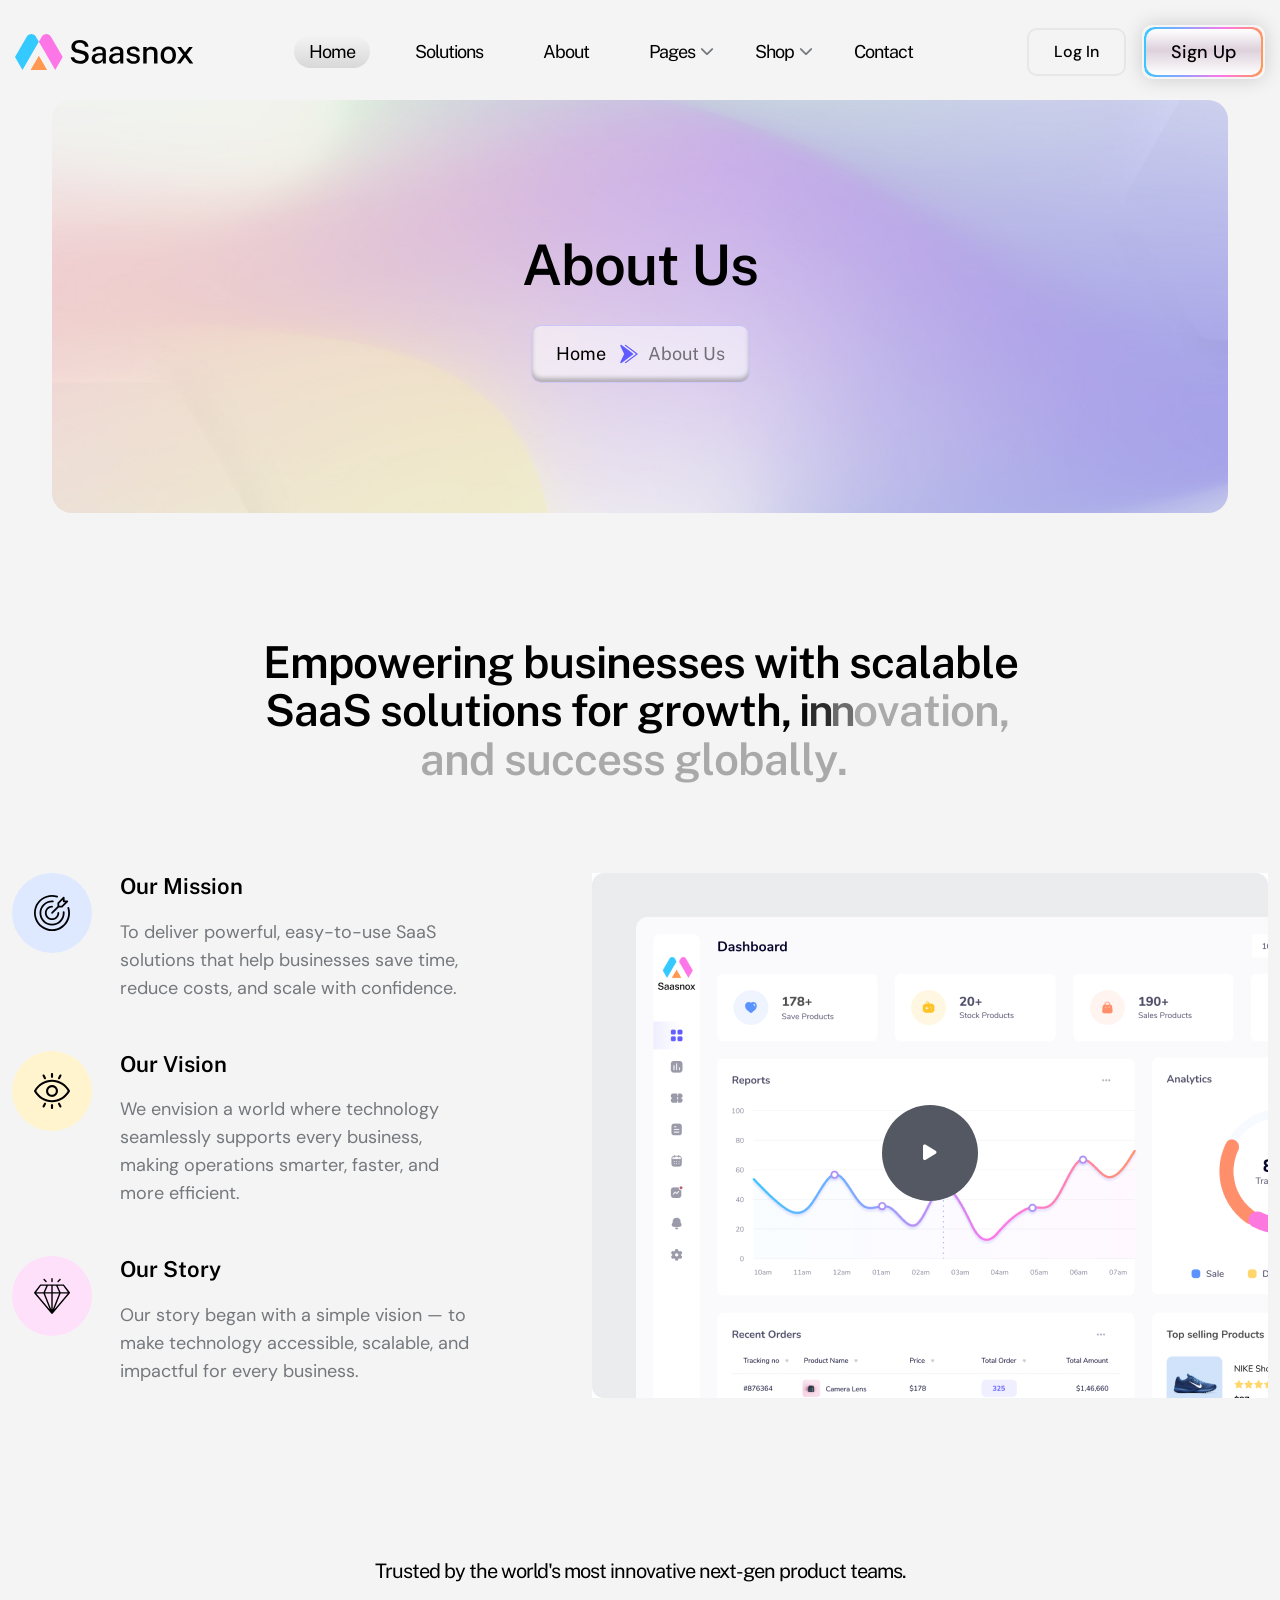
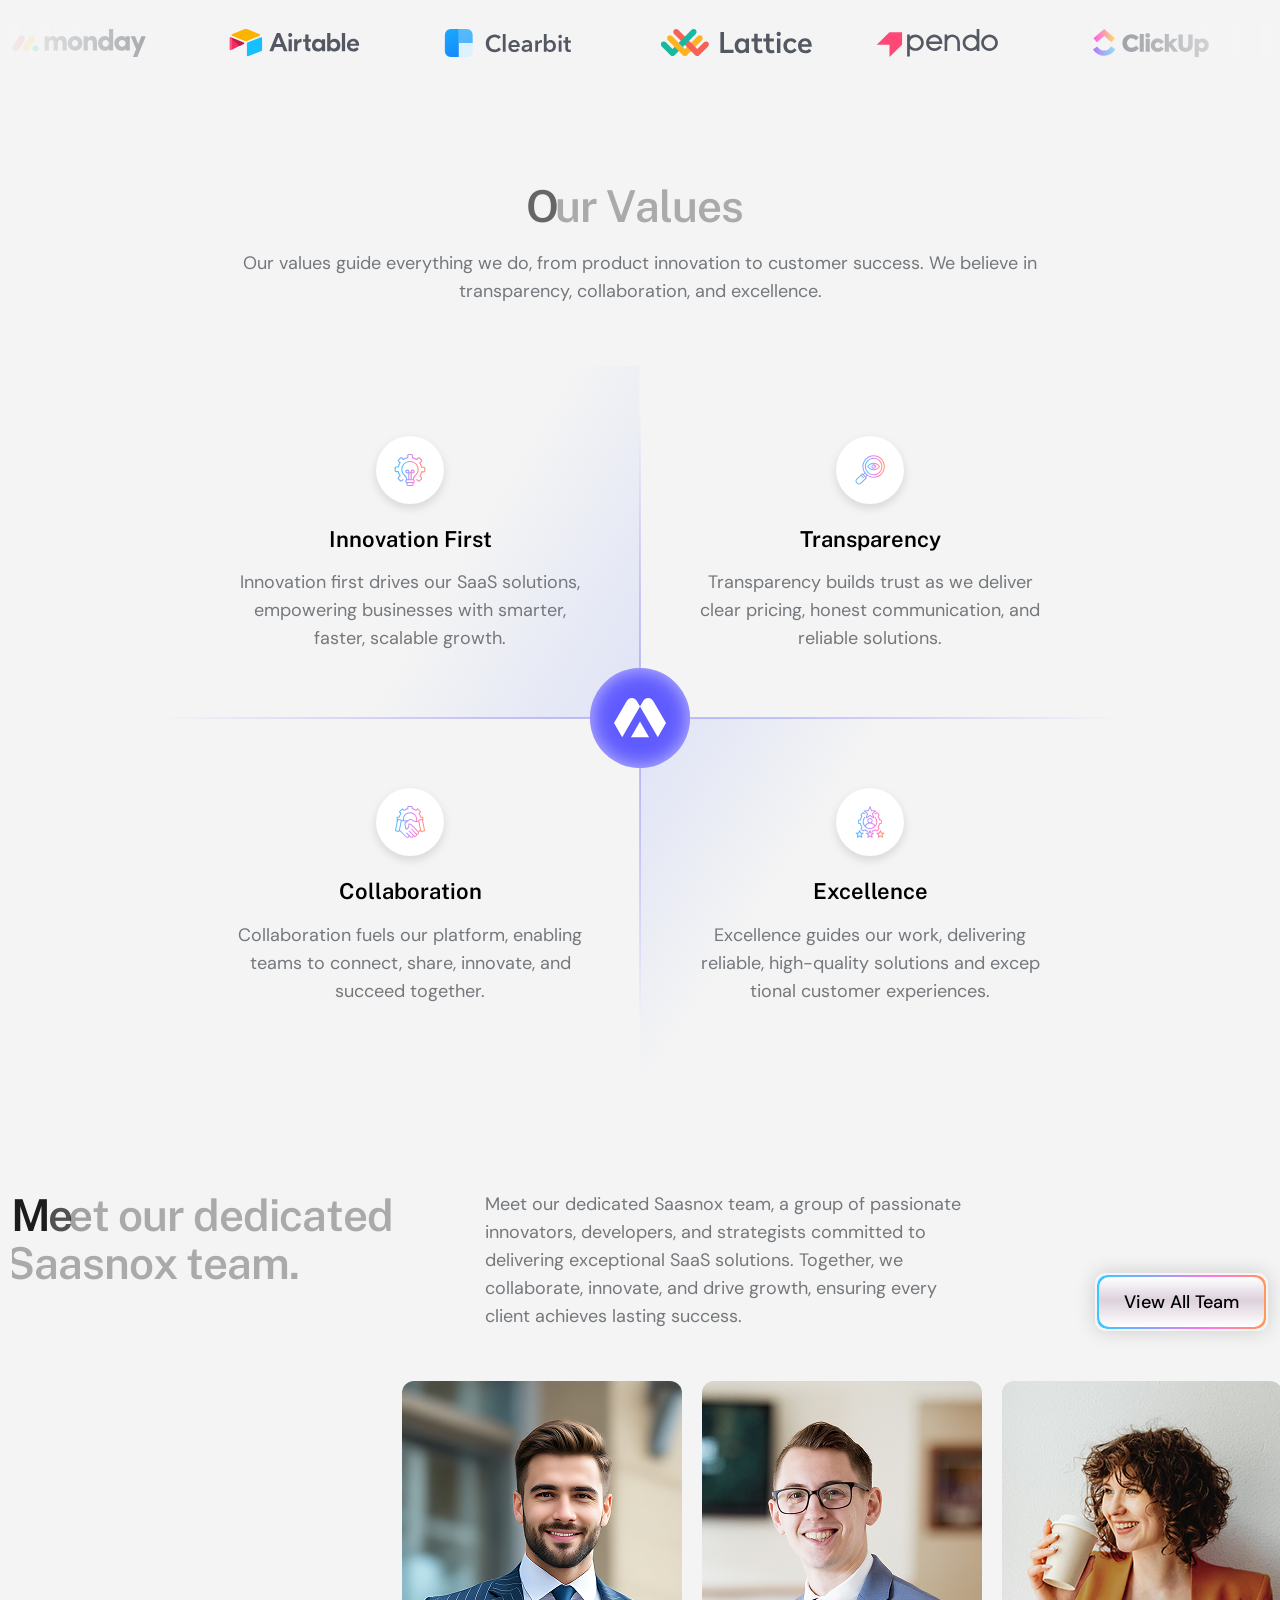
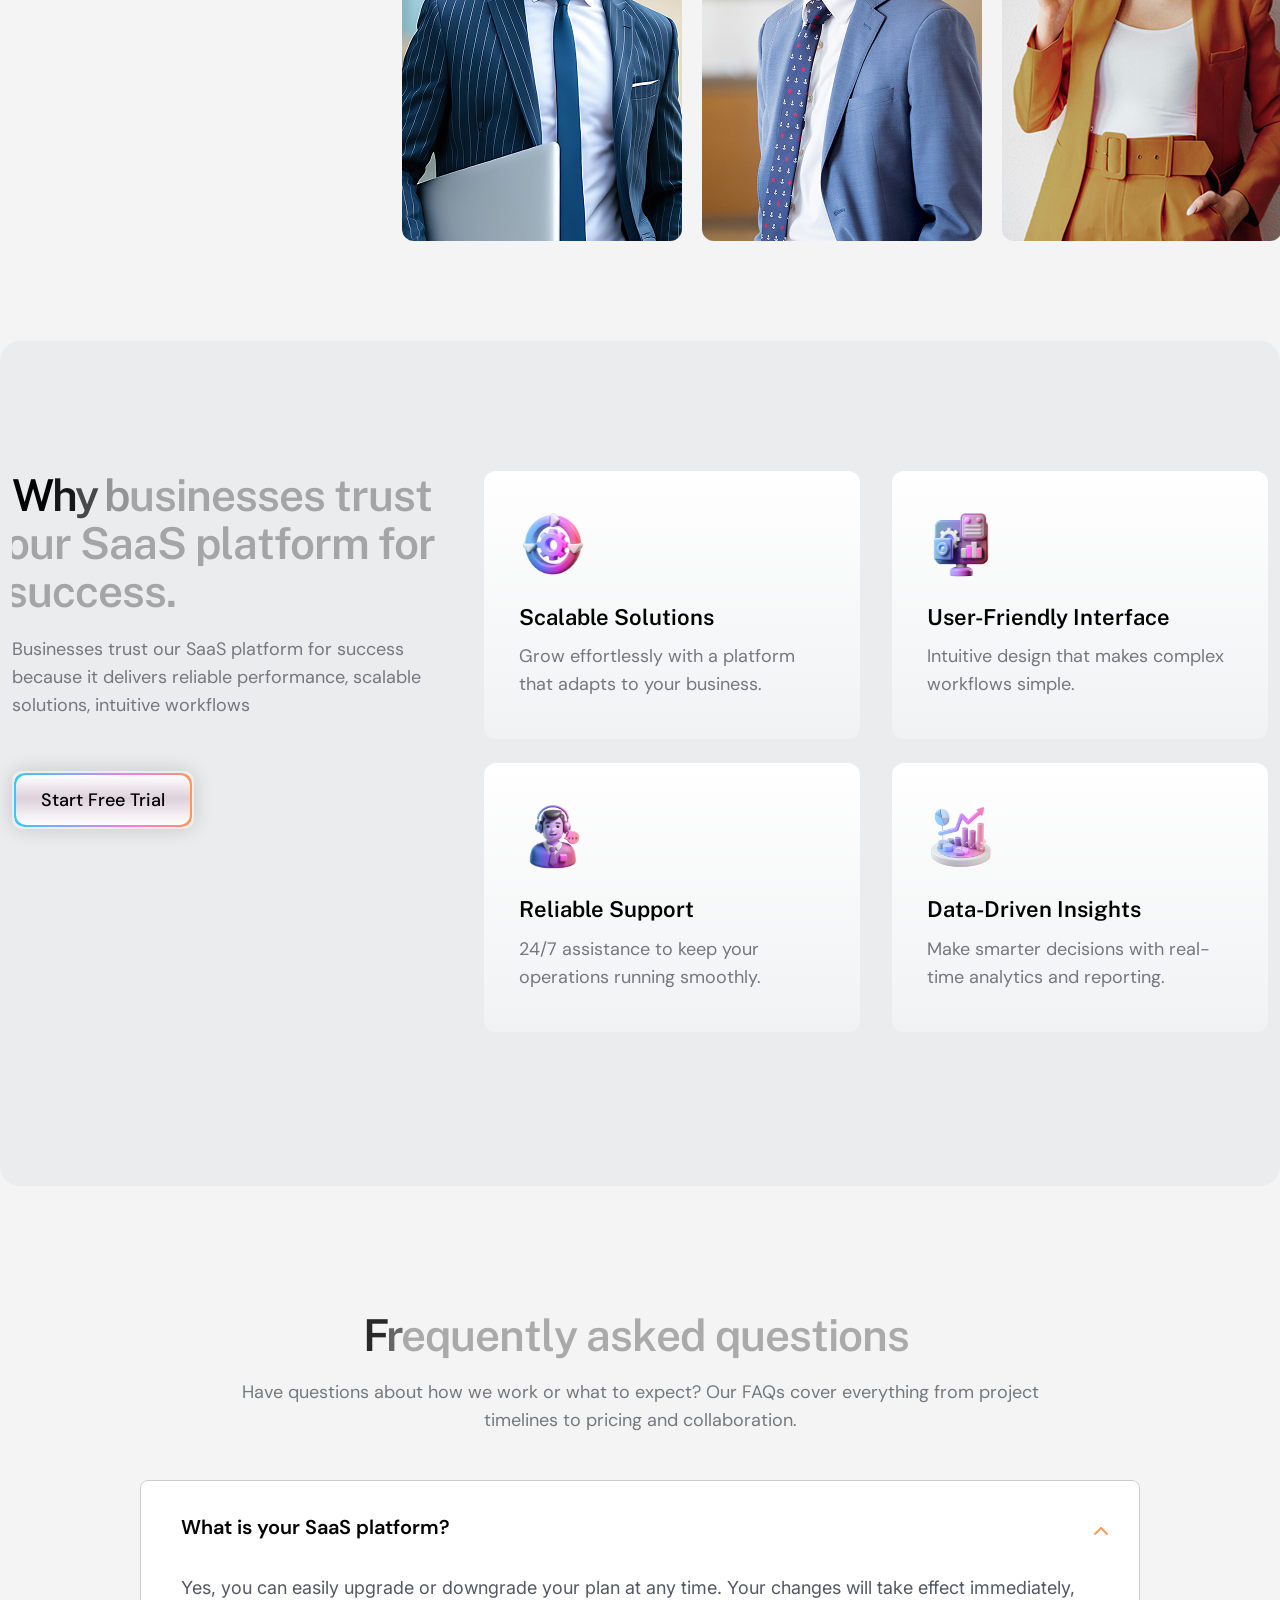
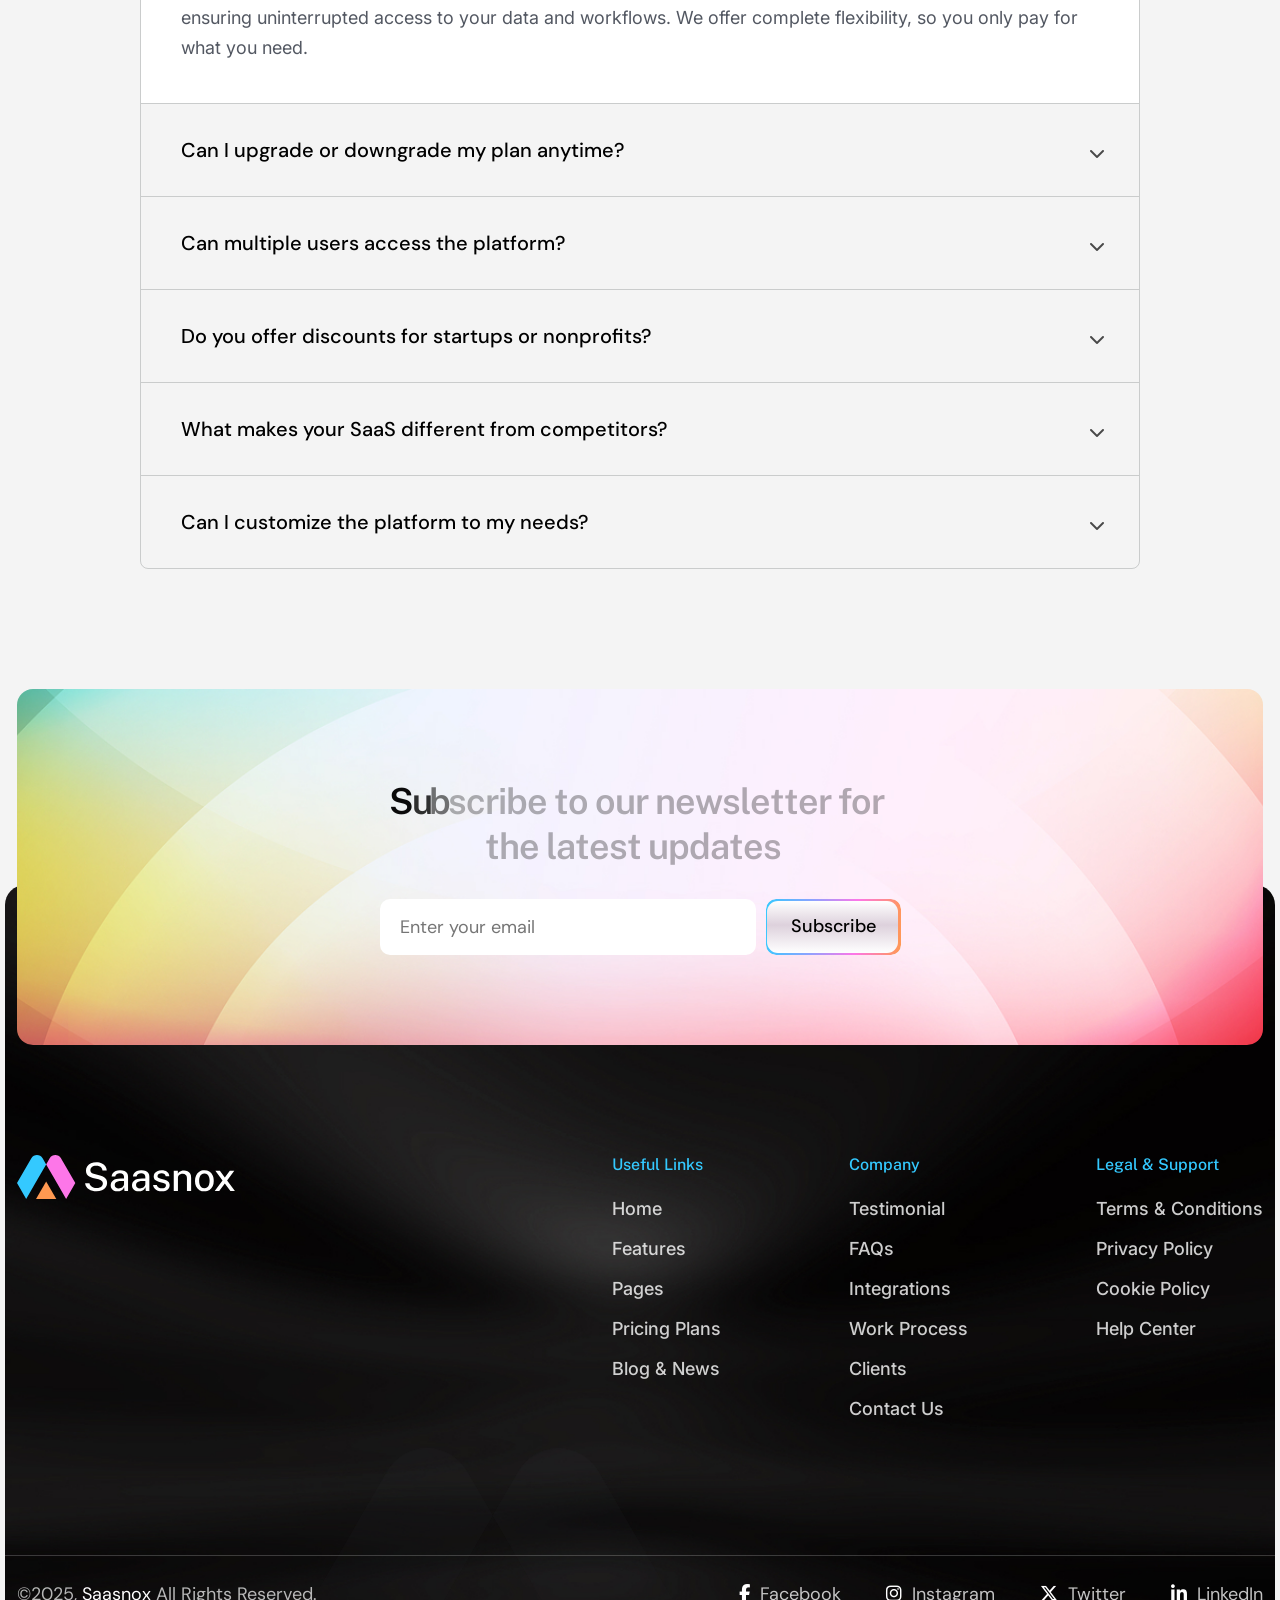
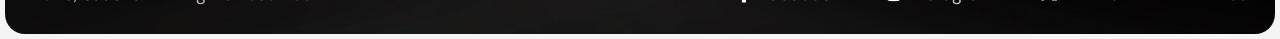
<file: about.html>
<!DOCTYPE html>
  <html lang="en">
  <head>
  	<meta charset="UTF-8">
  	<title>Saasnox - SaaS & Tech Startup</title>
  	<meta name="description" content="Saasnox - SaaS & Tech Startup WordPress Theme">
  	<meta name="keywords" content="appointment booking, chiropractor, dentist, doctor, doctor appointment, doctor booking, health, health theme, healthcare, hospital, medical, medical appointment, medical booking, medical theme, pharmacy">
  	<meta name="author" content="Themexriver">
  	<link rel="shortcut icon" href="assets/img/logo/fv-icon.svg" type="image/x-icon">
  	<!-- Mobile Specific Meta -->
  	<meta name="viewport" content="width=device-width, initial-scale=1">


  	<link rel="stylesheet" href="assets/css/bootstrap.min.css">
  	<link rel="stylesheet" href="assets/css/fontawesome.css">
  	<link rel="stylesheet" href="assets/css/animate.css">
  	<link rel="stylesheet" href="assets/css/swiper.min.css">
  	<link rel="stylesheet" href="assets/css/jquery-ui.css"> 
  	<link rel="stylesheet" href="assets/css/magnific-popup.css">
  	<link rel="stylesheet" href="assets/css/style.css">
  </head>
  <body class="home-1">
  	<div id="preloader">
  		<div class="preloader-logo">
  			<svg width="291" height="219" viewBox="0 0 291 219" fill="none" xmlns="http://www.w3.org/2000/svg">
  				<svg width="291" height="219" viewBox="0 0 291 219" fill="none" xmlns="http://www.w3.org/2000/svg">
  					<path class="draw fill1" d="M110.135 108.605L145.85 46.7498L128.243 16.2565C115.735 -5.40759 84.6286 -5.40759 72.1104 16.2565L0.731323 139.895L46.4099 219L110.135 108.605Z" stroke="#34C9FF" stroke-width="3" fill="none"/>
  					<path class="draw fill2" d="M196.323 218.999H95.3807L145.852 131.576L196.323 218.999Z" stroke="#FF9951" stroke-width="3" fill="none"/>
  					<path class="draw fill3" d="M181.567 108.604L145.852 46.749L163.459 16.2558C175.956 -5.41859 207.073 -5.41859 219.591 16.2558L290.981 139.895L245.302 218.999L181.567 108.604Z" stroke="#FD76E8" stroke-width="3" fill="none"/>
  				</svg>
  			</svg>
  		</div>
  	</div>
  	<div class="sn-up">
  		<a href="#" class="sn-scrollup text-center">TOP</a>
  	</div>

<!-- Start of Header section
	============================================= -->
	<header id="sn-header" class="sn-header-section header_style_one txa_sticky_header">
		<div class="sn-header-content d-flex align-items-center justify-content-between">
			<div class="brand-logo">
				<a href="#"><img src="assets/img/logo/logo1.svg" alt=""></a>
			</div>
			<nav class="main-navigation clearfix ul-li">
				<ul id="main-nav" class="nav navbar-nav clearfix">
					<li class="dropdown active">
						<a href="!#">Home</a>
						<ul class="dropdown-menu clearfix">
							<li><a class="active"  href="index.html">Home Page One</a></li>
							<li><a href="index-2.html">Home Page Two</a></li>
							<li><a href="index-3.html">Home Page Three</a></li>
							<li><a href="index-4.html">Home Page Four</a></li>
						</ul>
					</li>
					<li><a href="about.html">Solutions</a></li>
					<li><a href="about.html">About</a></li>
					<li class="dropdown">
						<a href="!#">Pages</a>
						<ul class="dropdown-menu clearfix">
							<li><a href="service.html">Services</a></li>
							<li class="dropdown">
								<a href="service-single.html">Services Details</a>
								<ul class="dropdown-menu clearfix">
									<li><a href="service-single.html">Construction </a></li>
									<li><a href="service-single-2.html">Architect Design</a></li>
									<li><a href="service-single-3.html">Interior Design</a></li>
									<li><a href="service-single-4.html">3D Animation</a></li>
									<li><a href="service-single-5.html">House Renovation</a></li>
									<li><a href="service-single-6.html">Ideas & Inspiration</a></li>
								</ul>
							</li>
							<li><a href="team.html">Team Page</a></li>
							<li class="dropdown">
								<a href="service-single.html">Blog</a>
								<ul class="dropdown-menu clearfix">
									<li><a href="service-single.html">Construction</a></li>
									<li><a href="service-single-2.html">Architect Design</a></li>
									<li><a href="service-single-3.html">Interior Design</a></li>
									<li><a href="service-single-4.html">3D Animation</a></li>
									<li><a href="service-single-5.html">House Renovation</a></li>
									<li><a href="service-single-6.html">Ideas & Inspiration</a></li>
								</ul>
							</li>
							<li><a href="faq.html">FAQ Page</a></li>
							<li><a href="pricing.html">Pricing Page</a></li>
							<li><a href="testimonial.html">Testimonial Page</a></li>
							<li><a href="contact.html">Contact Page</a></li>
							<li><a href="booking.html">Booking Page</a></li>
						</ul>
					</li>
					<li class="dropdown">
						<a href="!#">Shop</a>
						<ul class="dropdown-menu clearfix"> 
							<li><a href="shop.html">Shop Page </a></li>
							<li><a href="shop-single.html">Shop Details</a></li>
						</ul>
					</li>
					<li><a href="about.html">Contact</a></li>
				</ul>
			</nav>
			<div class="sn-btn-grp d-flex align-items-center">
				<a class="sign_up_btn" href="#">Log In</a>
				<div class="sn-btn1">
					<a href="#">
						<span>Sign Up</span>
					</a>
				</div>
				<div class="sn-mobile-menu-btn mobile_menu_button open_mobile_menu">
					<button>
						<span></span>
						<span></span>
						<span></span>
					</button>
				</div>
			</div>
		</div>
	</header>
<!-- Start of Header section
	============================================= -->


<!-- Start of Breadcrumb section
	============================================= -->
	<section id="sn-breadcrumb" class="sn-breadcrumb-sec">
		<div class="sn-breadcrumb-wrapper" data-background="assets/img/bg/bread-bg.jpg">
			<div class="container">
				<div class="sn-breadcrumb-content headline ul-li text-center">
					<h2 class="bread_title">About Us</h2>
					<ul>
						<li><a href="#">Home</a></li>
						<li>About Us</li>
					</ul>
				</div>
			</div>
		</div>
	</section>
<!-- End of Breadcrumb section
	============================================= -->	

<!-- Start of About mission section
	============================================= -->
	<section id="sn-ab-mission" class="sn-ab-mission-sec pt-125">
		<div class="container">
			<div class="sn-sec-title text-center headline">
				<h2 class="sec_title sn-itm-title sn-itm-anim">Empowering businesses with scalable SaaS solutions for growth, innovation, and success globally.</h2>
			</div>
			<div class="sn-ab-mission-content d-flex mt-90">
				<div class="sn-ab-mission-text">
					<div class="ab-mission-item d-flex">
						<div class="item-icon d-flex justify-content-center align-items-center">
							<i><img src="assets/img/icon/ic23.svg" alt=""></i>
						</div>
						<div class="item-text headline pera-content">
							<h3>Our Mission</h3>
							<p>To deliver powerful, easy-to-use SaaS solutions that help businesses save time, reduce costs, and scale with confidence.</p>
						</div>
					</div>
					<div class="ab-mission-item d-flex">
						<div class="item-icon d-flex justify-content-center align-items-center">
							<i><img src="assets/img/icon/ic24.svg" alt=""></i>
						</div>
						<div class="item-text headline pera-content">
							<h3>Our Vision</h3>
							<p>We envision a world where technology seamlessly supports every business, making operations smarter, faster, and more efficient.</p>
						</div>
					</div>
					<div class="ab-mission-item d-flex">
						<div class="item-icon d-flex justify-content-center align-items-center">
							<i><img src="assets/img/icon/ic25.svg" alt=""></i>
						</div>
						<div class="item-text headline pera-content">
							<h3>Our Story</h3>
							<p>Our story began with a simple vision — to make technology accessible, scalable, and impactful for every business.</p>
						</div>
					</div>
				</div>
				<div class="sn-ab-mission-img position-relative">
					<div class="item-img">
						<img src="assets/img/about/ab1.jpg" alt="">
					</div>
					<div class="item-play position-absolute">
						<a class=" d-flex align-items-center justify-content-center" href="#"><i class="fa-solid fa-play"></i></a>
					</div>
				</div>
			</div>
		</div>
	</section>
<!-- End of About mission section
	============================================= -->	

<!-- Start of Client section
	============================================= -->
	<section id="sn-client" class="sn-client-sec over-hidden  pt-125">
		<div class="container">
			<div class="sn-client-content text-center headline">
				<h3>Trusted by the world's most innovative next-gen product teams.</h3>
				<div class="sn-client-slider-wrap position-relative">
					<div class="sn-client-slider mt-45 swiper-container">
						<div class="swiper-wrapper">
							<div class="swiper-slide">
								<div class="sn-client-img">
									<div class="item-img">
										<img src="assets/img/sponsor/sp1.svg" alt="">
									</div>
								</div>
							</div>
							<div class="swiper-slide">
								<div class="sn-client-img">
									<div class="item-img">
										<img src="assets/img/sponsor/sp2.svg" alt="">
									</div>
								</div>
							</div>
							<div class="swiper-slide">
								<div class="sn-client-img">
									<div class="item-img">
										<img src="assets/img/sponsor/sp3.svg" alt="">
									</div>
								</div>
							</div>
							<div class="swiper-slide">
								<div class="sn-client-img">
									<div class="item-img">
										<img src="assets/img/sponsor/sp4.svg" alt="">
									</div>
								</div>
							</div>
							<div class="swiper-slide">
								<div class="sn-client-img">
									<div class="item-img">
										<img src="assets/img/sponsor/sp5.svg" alt="">
									</div>
								</div>
							</div>
							<div class="swiper-slide">
								<div class="sn-client-img">
									<div class="item-img">
										<img src="assets/img/sponsor/sp6.svg" alt="">
									</div>
								</div>
							</div>
							<div class="swiper-slide">
								<div class="sn-client-img">
									<div class="item-img">
										<img src="assets/img/sponsor/sp7.svg" alt="">
									</div>
								</div>
							</div>
							<div class="swiper-slide">
								<div class="sn-client-img">
									<div class="item-img">
										<img src="assets/img/sponsor/sp1.svg" alt="">
									</div>
								</div>
							</div>
							<div class="swiper-slide">
								<div class="sn-client-img">
									<div class="item-img">
										<img src="assets/img/sponsor/sp2.svg" alt="">
									</div>
								</div>
							</div>
						</div>
					</div>
				</div>
			</div>
		</div>
	</section>
<!-- End of Client section
	============================================= -->	


<!-- Start of Values section
	============================================= -->
	<section id="sn-values" class="sn-values-sec over-hidden pt-125">
		<div class="container">
			<div class="sn-sec-title text-center headline pera-content">
				<h2 class="sec_title sn-itm-title sn-itm-anim">Our Values</h2>
				<p>Our values guide everything we do, from product innovation to customer success. We believe in transparency, collaboration, and excellence.</p>
			</div> 
			<div class="sn-values-content mt-60">
				<div class="sn-values-wrap position-relative d-flex flex-wrap">
					<div class="sn-values-item text-center">
						<div class="inner-item">
							<div class="item-icon d-flex justify-content-center align-items-center">
								<i><img src="assets/img/icon/ic26.svg" alt=""></i>
							</div>
							<div class="item-text headline pera-content">
								<h3><a href="#">Innovation First</a></h3>
								<p>Innovation first drives our SaaS solutions, empowering businesses with smarter, faster, scalable growth.</p>
							</div>
						</div>
					</div>
					<div class="sn-values-item text-center">
						<div class="inner-item">
							<div class="item-icon d-flex justify-content-center align-items-center">
								<i><img src="assets/img/icon/ic27.svg" alt=""></i>
							</div>
							<div class="item-text headline pera-content">
								<h3><a href="#">Transparency</a></h3>
								<p>Transparency builds trust as we deliver clear pricing, honest communication, and reliable solutions.</p>
							</div>
						</div>
					</div>
					<div class="sn-valu-logo d-flex align-items-center justify-content-center position-absolute">
						<i><img src="assets/img/icon/ic30.svg" alt=""></i>
					</div>
					<div class="sn-values-item text-center">
						<div class="inner-item">
							<div class="item-icon d-flex justify-content-center align-items-center">
								<i><img src="assets/img/icon/ic28.svg" alt=""></i>
							</div>
							<div class="item-text headline pera-content">
								<h3><a href="#">Collaboration</a></h3>
								<p>Collaboration fuels our platform, enabling teams to connect, share, innovate, and succeed together.</p>
							</div>
						</div>
					</div>
					<div class="sn-values-item text-center">
						<div class="inner-item">
							<div class="item-icon d-flex justify-content-center align-items-center">
								<i><img src="assets/img/icon/ic29.svg" alt=""></i>
							</div>
							<div class="item-text headline pera-content">
								<h3><a href="#">Excellence</a></h3>
								<p>Excellence guides our work, delivering reliable, high-quality solutions and excep tional customer experiences.</p>
							</div>
						</div>
					</div>
				</div>
			</div>
		</div>
	</section>
<!-- End of Values section
	============================================= -->

<!-- Start of Team section
	============================================= -->
	<section id="sn-team" class="sn-team-sec pt-120 pb-100 over-hidden">
		<div class="container">
			<div class="sn-team-top flex-wrap mb-50 d-flex justify-content-between align-items-end">
				<div class="title-desc flex-wrap d-flex">
					<div class="sn-sec-title  headline pera-content">
						<h2 class="sec_title sn-itm-title sn-itm-anim">Meet our dedicated Saasnox team.</h2>
					</div> 
					<div class="item-desc">
						Meet our dedicated Saasnox team, a group of passionate innovators, developers, and strategists committed to delivering exceptional SaaS solutions. Together, we collaborate, innovate, and drive growth, ensuring every client achieves lasting success.
					</div>
				</div>
				<div class="sn-btn1">
					<a href="#">
						<span>View All Team</span>
					</a>
				</div>
			</div>
			<div class="sn-team-slider-wrap">
				<div class="sn-team-slider swiper-container">
					<div class="swiper-wrapper">
						<div class="swiper-slide">
							<div class="sn-team-item position-relative">
								<div class="item-img">
									<img src="assets/img/about/tm1.jpg" alt="">
								</div>
								<div class="item-text text-center headline pera-content">
									<h3><a href="#">Leslie Alexander</a></h3>
									<span>Web Developer</span>
									<div class="item-social d-flex justify-content-center">
										<a class="d-flex align-items-center justify-content-center" href="#"><i class="fa-brands fa-facebook-f"></i></a>
										<a class="d-flex align-items-center justify-content-center" href="#"><i class="fa-brands fa-x-twitter"></i></a>
										<a class="d-flex align-items-center justify-content-center" href="#"><i class="fa-brands fa-instagram"></i></a>
										<a class="d-flex align-items-center justify-content-center" href="#"><i class="fa-brands fa-discord"></i></a>
									</div>
								</div>
							</div>
						</div>
						<div class="swiper-slide">
							<div class="sn-team-item position-relative">
								<div class="item-img">
									<img src="assets/img/about/tm2.jpg" alt="">
								</div>
								<div class="item-text text-center headline pera-content">
									<h3><a href="#">Leslie Alexander</a></h3>
									<span>Web Developer</span>
									<div class="item-social d-flex justify-content-center">
										<a class="d-flex align-items-center justify-content-center" href="#"><i class="fa-brands fa-facebook-f"></i></a>
										<a class="d-flex align-items-center justify-content-center" href="#"><i class="fa-brands fa-x-twitter"></i></a>
										<a class="d-flex align-items-center justify-content-center" href="#"><i class="fa-brands fa-instagram"></i></a>
										<a class="d-flex align-items-center justify-content-center" href="#"><i class="fa-brands fa-discord"></i></a>
									</div>
								</div>
							</div>
						</div>
						<div class="swiper-slide">
							<div class="sn-team-item position-relative">
								<div class="item-img">
									<img src="assets/img/about/tm3.jpg" alt="">
								</div>
								<div class="item-text text-center headline pera-content">
									<h3><a href="#">Leslie Alexander</a></h3>
									<span>Web Developer</span>
									<div class="item-social d-flex justify-content-center">
										<a class="d-flex align-items-center justify-content-center" href="#"><i class="fa-brands fa-facebook-f"></i></a>
										<a class="d-flex align-items-center justify-content-center" href="#"><i class="fa-brands fa-x-twitter"></i></a>
										<a class="d-flex align-items-center justify-content-center" href="#"><i class="fa-brands fa-instagram"></i></a>
										<a class="d-flex align-items-center justify-content-center" href="#"><i class="fa-brands fa-discord"></i></a>
									</div>
								</div>
							</div>
						</div>
						<div class="swiper-slide">
							<div class="sn-team-item position-relative">
								<div class="item-img">
									<img src="assets/img/about/tm4.jpg" alt="">
								</div>
								<div class="item-text text-center headline pera-content">
									<h3><a href="#">Leslie Alexander</a></h3>
									<span>Web Developer</span>
									<div class="item-social d-flex justify-content-center">
										<a class="d-flex align-items-center justify-content-center" href="#"><i class="fa-brands fa-facebook-f"></i></a>
										<a class="d-flex align-items-center justify-content-center" href="#"><i class="fa-brands fa-x-twitter"></i></a>
										<a class="d-flex align-items-center justify-content-center" href="#"><i class="fa-brands fa-instagram"></i></a>
										<a class="d-flex align-items-center justify-content-center" href="#"><i class="fa-brands fa-discord"></i></a>
									</div>
								</div>
							</div>
						</div>
						<div class="swiper-slide">
							<div class="sn-team-item position-relative">
								<div class="item-img">
									<img src="assets/img/about/tm1.jpg" alt="">
								</div>
								<div class="item-text text-center headline pera-content">
									<h3><a href="#">Leslie Alexander</a></h3>
									<span>Web Developer</span>
									<div class="item-social d-flex justify-content-center">
										<a class="d-flex align-items-center justify-content-center" href="#"><i class="fa-brands fa-facebook-f"></i></a>
										<a class="d-flex align-items-center justify-content-center" href="#"><i class="fa-brands fa-x-twitter"></i></a>
										<a class="d-flex align-items-center justify-content-center" href="#"><i class="fa-brands fa-instagram"></i></a>
										<a class="d-flex align-items-center justify-content-center" href="#"><i class="fa-brands fa-discord"></i></a>
									</div>
								</div>
							</div>
						</div>
					</div>
				</div>
			</div>
		</div>
	</section>		
<!-- End of Team section
	============================================= -->	


<!-- Start of Trial section
	============================================= -->
	<section id="sn-trial" class="sn-trial-sec">
		<div class="sn-trial-wrap">
			<div class="container">
				<div class="sn-trial-content d-flex">
					<div class="sn-trial-text-wrap">
						<div class="sn-sec-title  headline">
							<h2 class="sec_title sn-itm-title sn-itm-anim">Why businesses trust our SaaS platform for success.</h2>
							<p>Businesses trust our SaaS platform for success because it delivers reliable performance, scalable solutions, intuitive workflows</p>
						</div>
						<div class="sn-btn1 mt-35">
							<a href="#">
								<span>Start Free Trial</span>
							</a>
						</div>
					</div>
					<div class="sn-trial-card-wrap">
						<div class="row">
							<div class="col-lg-6">
								<div class="sn-trial-card">
									<div class="item-icon">
										<i><img src="assets/img/icon/ic31.svg" alt=""></i>
									</div>
									<div class="item-text headline pera-content">
										<h3>Scalable Solutions</h3>
										<p>Grow effortlessly with a platform that adapts to your business.</p>
									</div>
								</div>
							</div>
							<div class="col-lg-6">
								<div class="sn-trial-card">
									<div class="item-icon">
										<i><img src="assets/img/icon/ic32.svg" alt=""></i>
									</div>
									<div class="item-text headline pera-content">
										<h3>User-Friendly Interface</h3>
										<p>Intuitive design that makes complex workflows simple.</p>
									</div>
								</div>
							</div>
							<div class="col-lg-6">
								<div class="sn-trial-card">
									<div class="item-icon">
										<i><img src="assets/img/icon/ic33.svg" alt=""></i>
									</div>
									<div class="item-text headline pera-content">
										<h3>Reliable Support</h3>
										<p>24/7 assistance to keep your operations running smoothly.</p>
									</div>
								</div>
							</div>
							<div class="col-lg-6">
								<div class="sn-trial-card">
									<div class="item-icon">
										<i><img src="assets/img/icon/ic34.svg" alt=""></i>
									</div>
									<div class="item-text headline pera-content">
										<h3>Data-Driven Insights</h3>
										<p>Make smarter decisions with real-time analytics and reporting.</p>
									</div>
								</div>
							</div>
						</div>
					</div>
				</div>
			</div>
		</section>
<!-- End of Trial section
	============================================= -->	


<!-- Start of Faq section
	============================================= -->
	<section id="sn-faq" class="sn-faq-sec pt-125 pb-115">
		<div class="container">
			<div class="sn-sec-title text-center headline">
				<h2 class="sec_title sn-itm-title sn-itm-anim">Frequently asked questions</h2>
				<p>Have questions about how we work or what to expect? Our FAQs cover everything from project timelines to pricing and collaboration.</p>
			</div>
			<div class="sn-faq-content">
				<div class="accordion" id="accordionExample_31">
					<div class="accordion-item   wow fadeInUp"  data-wow-delay="300ms" data-wow-duration="1000ms">
						<h2 class="accordion-header" id="heading10">
							<button class="accordion-button" type="button" data-bs-toggle="collapse" data-bs-target="#collapse10" aria-expanded="true" aria-controls="collapse10">
								<span>What is your SaaS platform?</span>
							</button>
						</h2>
						<div id="collapse10" class="accordion-collapse collapse show" aria-labelledby="heading10" data-bs-parent="#accordionExample_31">
							<div class="accordion-body ">
								<div class="bi-faq-text">
									Yes, you can easily upgrade or downgrade your plan at any time. Your changes will take effect immediately, ensuring uninterrupted access to your data and workflows. We offer complete flexibility, so you only pay for what you need.  
								</div>
							</div>
						</div>
					</div>
					<div class="accordion-item  wow fadeInUp"  data-wow-delay="400ms" data-wow-duration="1000ms">
						<h2 class="accordion-header" id="heading13">
							<button class="accordion-button collapsed" type="button" data-bs-toggle="collapse" data-bs-target="#collapse13" aria-expanded="false" aria-controls="collapse13">
								<span>Can I upgrade or downgrade my plan anytime?</span>
							</button>
						</h2>
						<div id="collapse13" class="accordion-collapse collapse" aria-labelledby="heading13" data-bs-parent="#accordionExample_31">
							<div class="accordion-body ">
								<div class="bi-faq-text">
									Yes, you can easily upgrade or downgrade your plan at any time. Your changes will take effect immediately, ensuring uninterrupted access to your data and workflows. We offer complete flexibility, so you only pay for what you need. 
								</div>
							</div>
						</div>
					</div>
					<div class="accordion-item  wow fadeInUp"  data-wow-delay="500ms" data-wow-duration="1000ms">
						<h2 class="accordion-header" id="heading14">
							<button class="accordion-button collapsed" type="button" data-bs-toggle="collapse" data-bs-target="#collapse14" aria-expanded="false" aria-controls="collapse14">
								<span>Can multiple users access the platform?</span>
							</button>
						</h2>
						<div id="collapse14" class="accordion-collapse collapse" aria-labelledby="heading14" data-bs-parent="#accordionExample_31">
							<div class="accordion-body ">
								<div class="bi-faq-text">
									Yes, you can easily upgrade or downgrade your plan at any time. Your changes will take effect immediately, ensuring uninterrupted access to your data and workflows. We offer complete flexibility, so you only pay for what you need. 
								</div>
							</div>
						</div>
					</div>
					<div class="accordion-item   wow fadeInUp"  data-wow-delay="600ms" data-wow-duration="1000ms">
						<h2 class="accordion-header" id="heading88">
							<button class="accordion-button collapsed" type="button" data-bs-toggle="collapse" data-bs-target="#collapse88" aria-expanded="true" aria-controls="collapse88">
								<span>Do you offer discounts for startups or nonprofits?</span>
							</button>
						</h2>
						<div id="collapse88" class="accordion-collapse collapse" aria-labelledby="heading88" data-bs-parent="#accordionExample_31">
							<div class="accordion-body">
								<div class="bi-faq-text">
									Yes, you can easily upgrade or downgrade your plan at any time. Your changes will take effect immediately, ensuring uninterrupted access to your data and workflows. We offer complete flexibility, so you only pay for what you need.  
								</div>
							</div>
						</div>
					</div>
					<div class="accordion-item  wow fadeInUp"  data-wow-delay="700ms" data-wow-duration="1000ms">
						<h2 class="accordion-header" id="heading89">
							<button class="accordion-button collapsed" type="button" data-bs-toggle="collapse" data-bs-target="#collapse89" aria-expanded="false" aria-controls="collapse89">
								<span>What makes your SaaS different from competitors?</span>
							</button>
						</h2>
						<div id="collapse89" class="accordion-collapse collapse" aria-labelledby="heading89" data-bs-parent="#accordionExample_31">
							<div class="accordion-body ">
								<div class="bi-faq-text">
									Yes, you can easily upgrade or downgrade your plan at any time. Your changes will take effect immediately, ensuring uninterrupted access to your data and workflows. We offer complete flexibility, so you only pay for what you need. 
								</div>
							</div>
						</div>
					</div>
					<div class="accordion-item  wow fadeInUp"  data-wow-delay="700ms" data-wow-duration="1000ms">
						<h2 class="accordion-header" id="heading90">
							<button class="accordion-button collapsed" type="button" data-bs-toggle="collapse" data-bs-target="#collapse90" aria-expanded="false" aria-controls="collapse90">
								<span>Can I customize the platform to my needs?</span>
							</button>
						</h2>
						<div id="collapse90" class="accordion-collapse collapse" aria-labelledby="heading90" data-bs-parent="#accordionExample_31">
							<div class="accordion-body ">
								<div class="bi-faq-text">
									Yes, you can easily upgrade or downgrade your plan at any time. Your changes will take effect immediately, ensuring uninterrupted access to your data and workflows. We offer complete flexibility, so you only pay for what you need. 
								</div>
							</div>
						</div>
					</div>
				</div>
			</div>
		</div>
	</section>
<!-- End of Faq section
	============================================= -->	


<!-- Start of Footer section
	============================================= -->
	<footer id="sn-ftr" class="sn-ftr-sec">
		<div class="container">
			<div class="sn-ftr-newsletter text-center  headline" data-background="assets/img/bg/news-bg.jpg">
				<h3 class=" sn-itm-title sn-itm-anim">Subscribe to our newsletter for the latest updates</h3>
				<div class="newsletter-form d-flex flex-wrap justify-content-center">
					<input type="text" placeholder="Enter your email">
					<button><span>Subscribe</span></button>
				</div>
			</div>
		</div>
		<div class="sn-ftr-widget-area position-relative " data-background="assets/img/bg/ftr-bg.jpg">
			<span class="sn-ftr-icon top_view position-absolute">
				<svg width="418" height="315" viewBox="0 0 418 315" fill="none" xmlns="http://www.w3.org/2000/svg">
					<g opacity="0.36">
						<path class="sn_line_1" fill-rule="evenodd" clip-rule="evenodd" d="M157.361 156.207L208.732 67.2368L183.407 23.3765C165.416 -7.78435 120.674 -7.78435 102.668 23.3765L0 201.214L65.7019 314.995L157.361 156.207Z" fill="url(#paint0_linear_1_3439)"/>
						<path class="sn_line_2" fill-rule="evenodd" clip-rule="evenodd" d="M281.331 315.001H136.14L208.735 189.255L281.331 315.001Z" fill="url(#paint1_linear_1_3439)"/>
						<path class="sn_line_3" fill-rule="evenodd" clip-rule="evenodd" d="M260.107 156.212L208.736 67.242L234.061 23.3817C252.037 -7.79388 296.794 -7.79388 314.8 23.3817L417.483 201.219L351.781 315L260.107 156.212Z" fill="url(#paint2_linear_1_3439)"/>
					</g>
					<defs>
						<linearGradient id="paint0_linear_1_3439" x1="104.366" y1="0.00585937" x2="104.366" y2="314.995" gradientUnits="userSpaceOnUse">
							<stop stop-color="#535862"/>
							<stop offset="1" stop-color="#0E0D0E"/>
						</linearGradient>
						<linearGradient id="paint1_linear_1_3439" x1="208.735" y1="189.255" x2="208.735" y2="315.001" gradientUnits="userSpaceOnUse">
							<stop stop-color="#535862"/>
							<stop offset="1" stop-color="#0E0D0E"/>
						</linearGradient>
						<linearGradient id="paint2_linear_1_3439" x1="313.109" y1="0" x2="313.109" y2="315" gradientUnits="userSpaceOnUse">
							<stop stop-color="#535862"/>
							<stop offset="1" stop-color="#0E0D0E"/>
						</linearGradient>
					</defs>
				</svg>
			</span>
			<div class="container">
				<div class="sn-ftr-widget-wrap pb-120 d-flex justify-content-between">
					<div class="sn-ftr-logo">
						<div class="brand-logo">
							<a href="#"><img src="assets/img/logo/logo2.svg" alt=""></a>
						</div>
					</div>
					<div class="sn-ftr-menu-widget d-flex">
						<div class="sn-ftr-widget headline ul-li-block">
							<div class="menu-widget">
								<h3 class="widget-title">Useful Links</h3>
								<ul>
									<li><a href="#">Home</a></li>
									<li><a href="#">Features</a></li>
									<li><a href="#">Pages</a></li>
									<li><a href="#">Pricing Plans</a></li>
									<li><a href="#">Blog & News</a></li>
								</ul>
							</div>
						</div>
						<div class="sn-ftr-widget headline ul-li-block">
							<div class="menu-widget">
								<h3 class="widget-title">Company </h3>
								<ul>
									<li><a href="#">Testimonial</a></li>
									<li><a href="#">FAQs</a></li>
									<li><a href="#">Integrations</a></li>
									<li><a href="#">Work Process</a></li>
									<li><a href="#">Clients</a></li>
									<li><a href="#">Contact Us</a></li>
								</ul>
							</div>
						</div>
						<div class="sn-ftr-widget headline ul-li-block">
							<div class="menu-widget">
								<h3 class="widget-title">Legal & Support</h3>
								<ul>
									<li><a href="#">Terms & Conditions</a></li>
									<li><a href="#">Privacy Policy</a></li>
									<li><a href="#">Cookie Policy</a></li>
									<li><a href="#">Help Center</a></li>
								</ul>
							</div>
						</div>
					</div>
				</div>
			</div>
			<div class="sn-ftr-copyright">
				<div class="container">
					<div class="sn-ftr-copyright-wrap pera-content d-flex justify-content-between">
						<p>©2025, <a href="#"> Saasnox</a> All Rights Reserved.</p>
						<div class="sn-copyright-social">
							<a href="#"><i class="fa-brands fa-facebook-f"></i> Facebook</a>
							<a href="#"><i class="fa-brands fa-instagram"></i> Instagram</a>
							<a href="#"><i class="fa-brands fa-x-twitter"></i> Twitter</a>
							<a href="#"><i class="fa-brands fa-linkedin-in"></i> LinkedIn</a>
						</div>
					</div>
				</div>
			</div>
		</div>
	</footer>
<!-- End of Footer section
	============================================= -->	



	<!-- For Js Library -->
	<script src="assets/js/jquery-3.7.0.min.js"></script>
	<script src="assets/js/bootstrap.bundle.min.js"></script>
	<script src="assets/js/swiper-bundle.min.js"></script>
	<script src="assets/js/wow.min.js"></script>
	<script src="assets/js/appear.js"></script>
	<script src="assets/js/gsap.min.js"></script>
	<script src="assets/js/knob.js"></script>
	<script src="assets/js/jquery.counterup.min.js"></script>
	<script src="assets/js/isotope.pkgd.min.js"></script>
	<script src="assets/js/imagesloaded.pkgd.min.js"></script>
	<script src="assets/js/waypoints.min.js"></script>
	<script src="assets/js/jqueryui.js"></script>
	<script src="assets/js/jquery.magnific-popup.min.js"></script>
	<script src="assets/js/jquery.marquee.min.js"></script>
	<script src="assets/js/lenis.min.js"></script>
	<script src="assets/js/split-type.min.js"></script>
	<script src="assets/js/CustomEase.min.js"></script>
	<script src="assets/js/ScrollTrigger.min.js"></script>
	<script src="assets/js/SplitText.min.js"></script>
	<script src="assets/js/chart.js"></script>
	<script src="assets/js/parallax-scroll.js"></script>
	<script src="assets/js/script.js"></script>
</body>
</html>
</file>
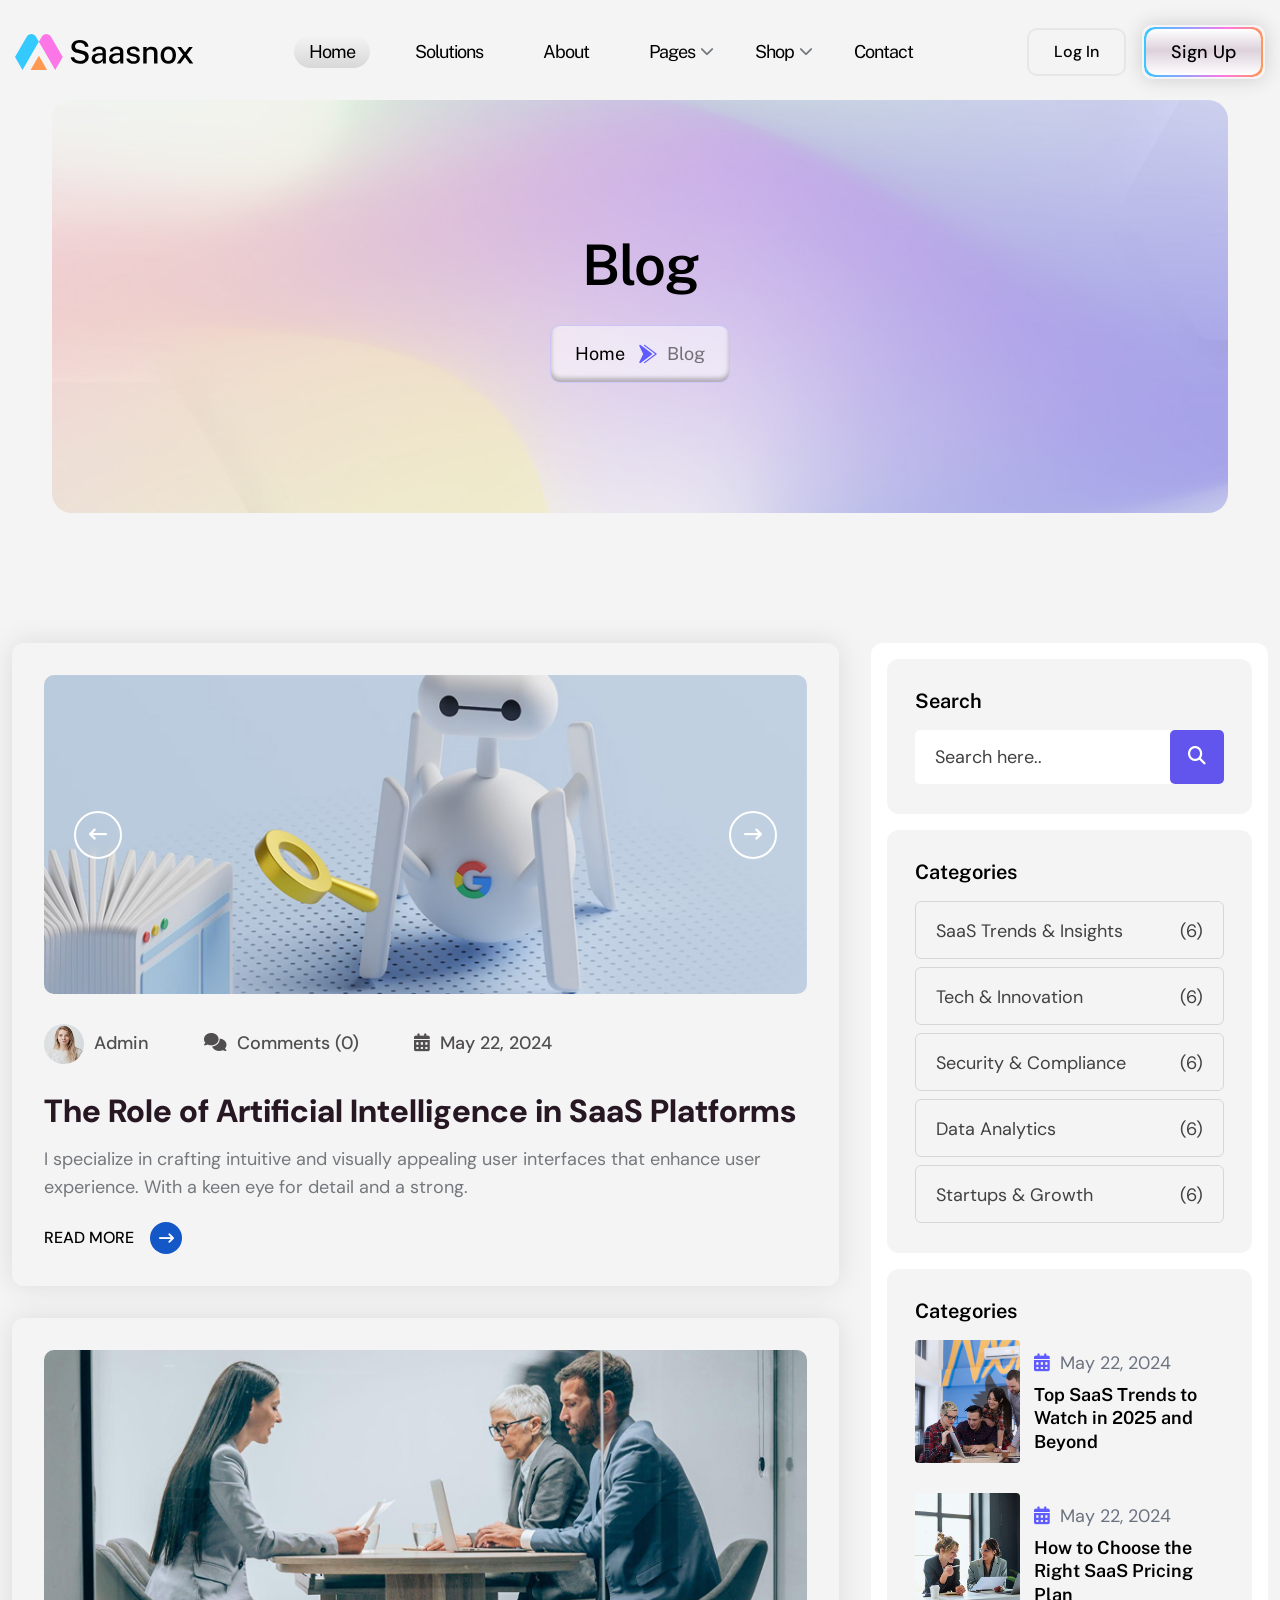
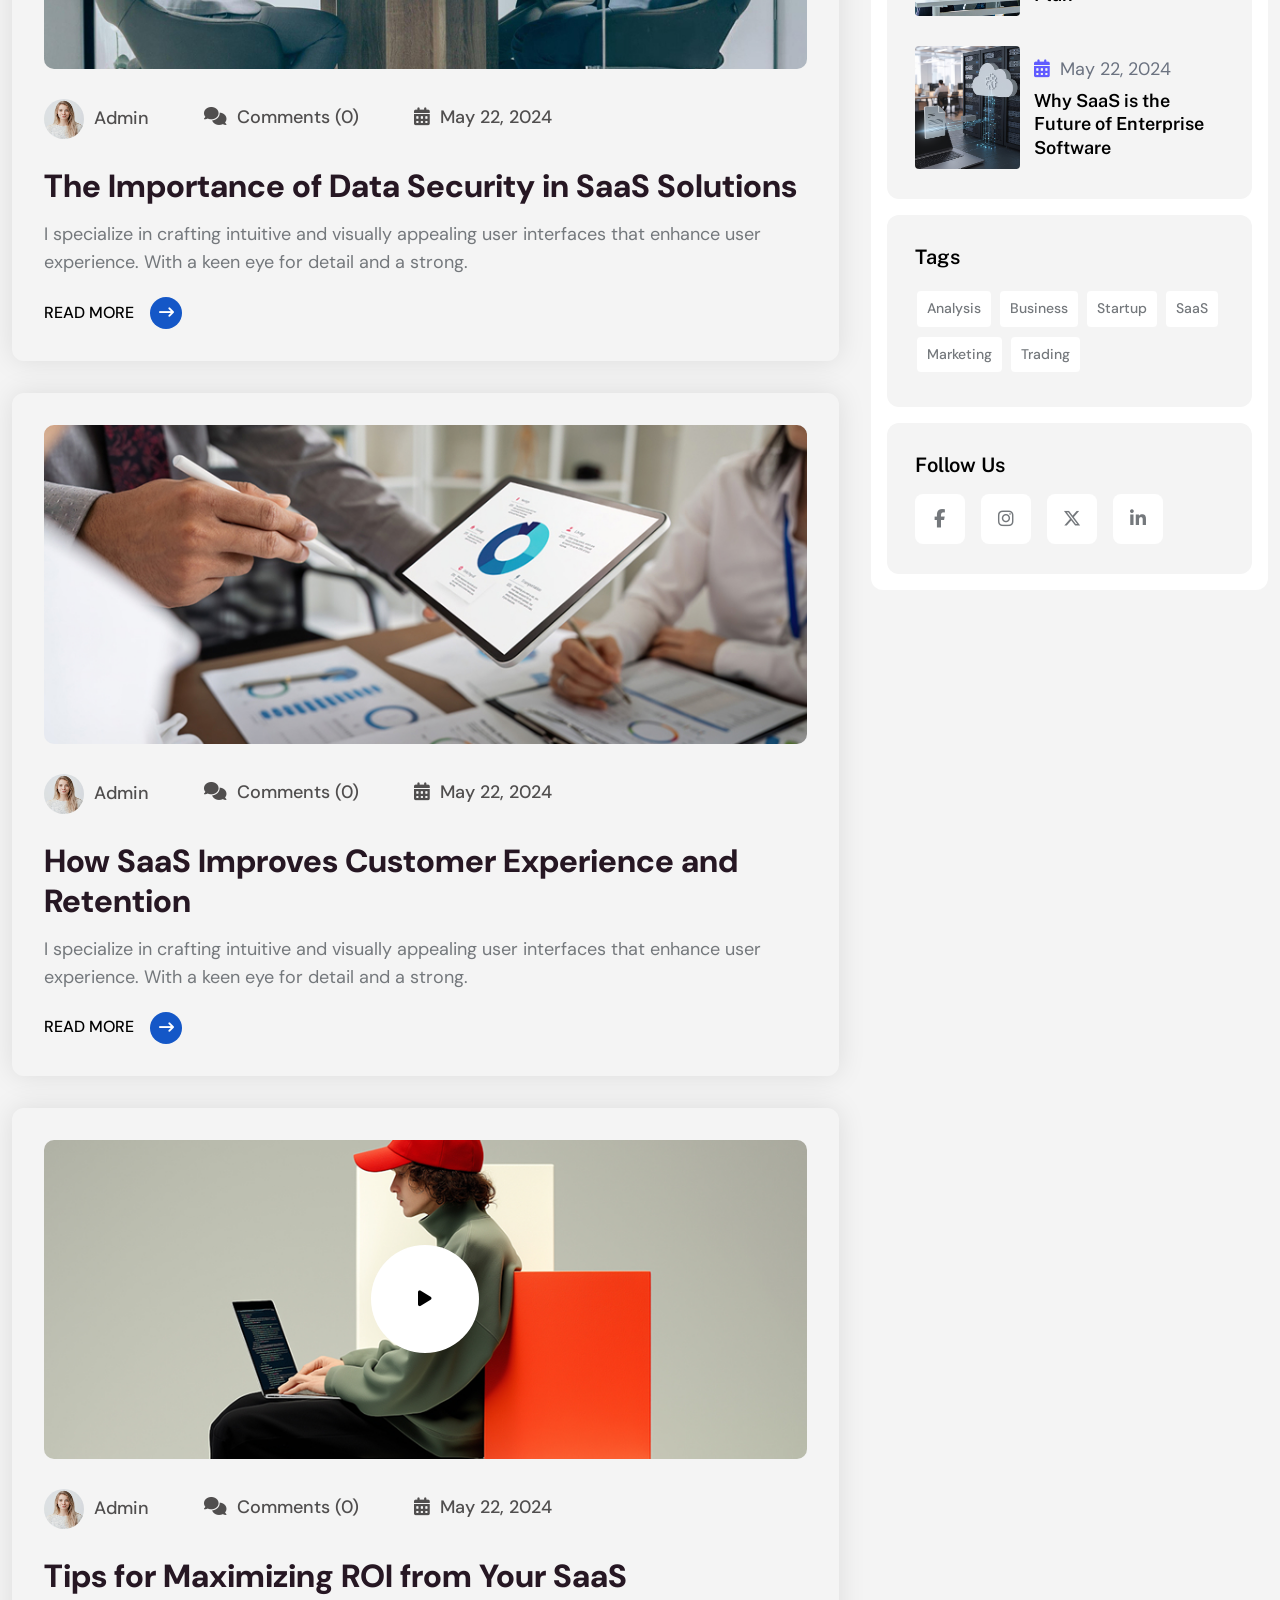
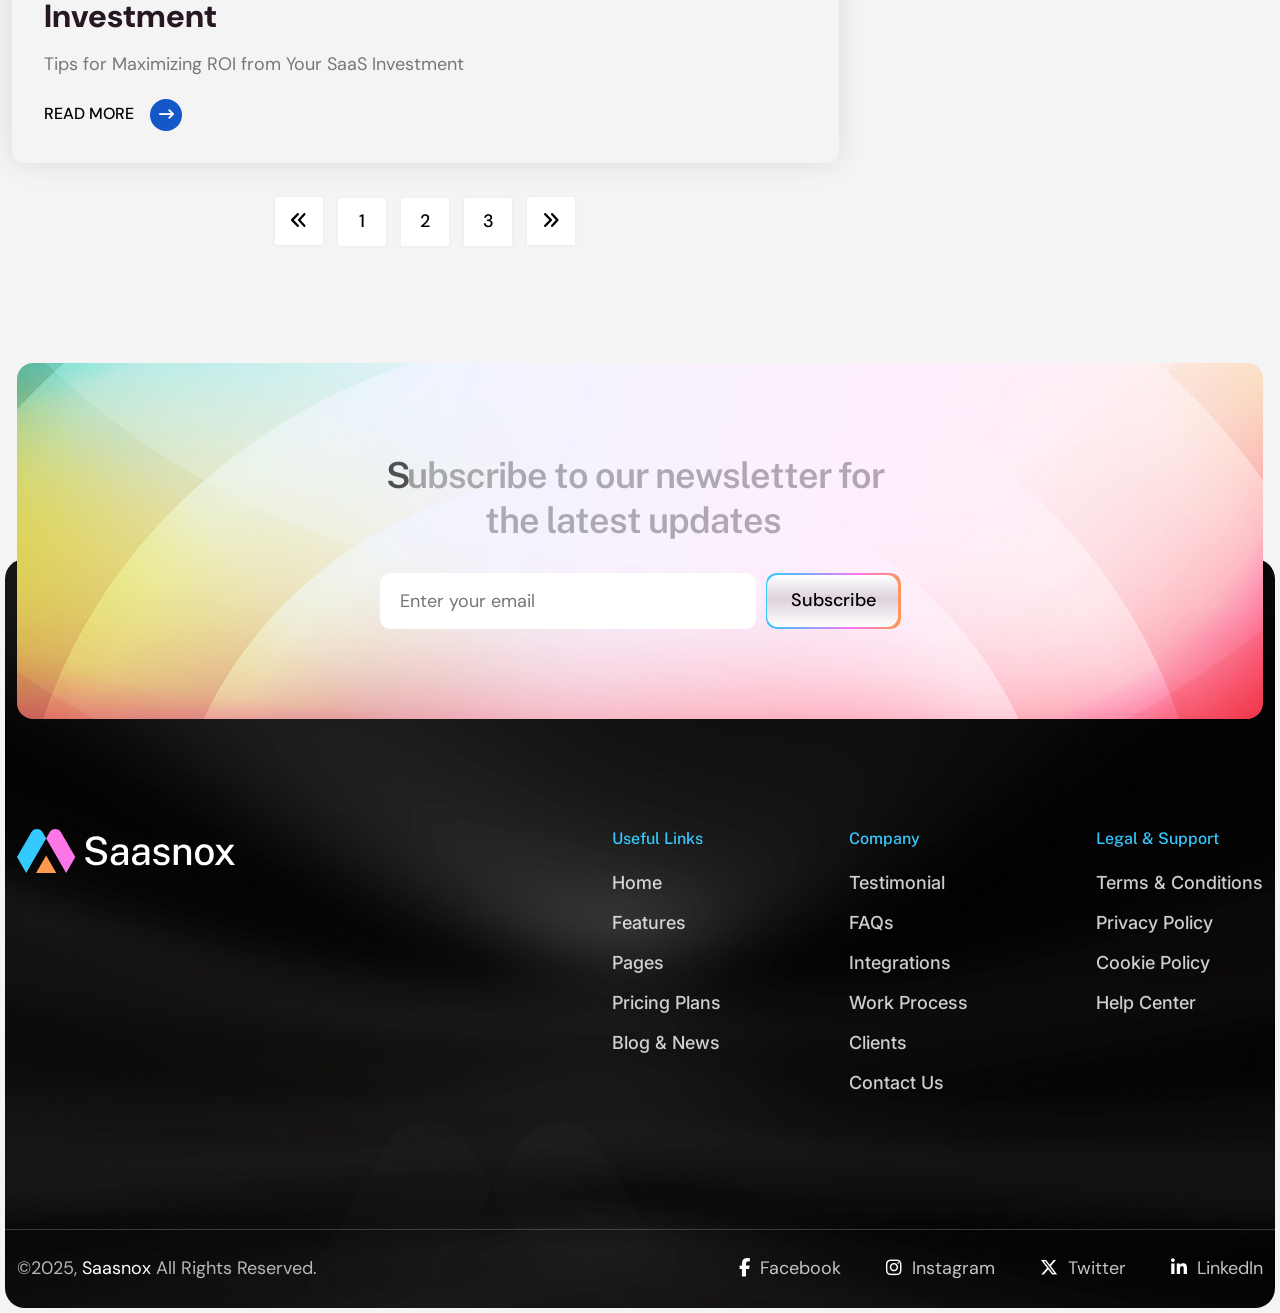
<file: blog-list.html>
<!DOCTYPE html>
  <html lang="en">
  <head>
  	<meta charset="UTF-8">
  	<title>Saasnox - SaaS & Tech Startup</title>
  	<meta name="description" content="Saasnox - SaaS & Tech Startup WordPress Theme">
  	<meta name="keywords" content="appointment booking, chiropractor, dentist, doctor, doctor appointment, doctor booking, health, health theme, healthcare, hospital, medical, medical appointment, medical booking, medical theme, pharmacy">
  	<meta name="author" content="Themexriver">
  	<link rel="shortcut icon" href="assets/img/logo/fv-icon.svg" type="image/x-icon">
  	<!-- Mobile Specific Meta -->
  	<meta name="viewport" content="width=device-width, initial-scale=1">


  	<link rel="stylesheet" href="assets/css/bootstrap.min.css">
  	<link rel="stylesheet" href="assets/css/fontawesome.css">
  	<link rel="stylesheet" href="assets/css/animate.css">
  	<link rel="stylesheet" href="assets/css/swiper.min.css">
  	<link rel="stylesheet" href="assets/css/jquery-ui.css"> 
  	<link rel="stylesheet" href="assets/css/magnific-popup.css">
  	<link rel="stylesheet" href="assets/css/style.css">
  </head>
  <body class="home-1">
  	<div id="preloader">
  		<div class="preloader-logo">
  			<svg width="291" height="219" viewBox="0 0 291 219" fill="none" xmlns="http://www.w3.org/2000/svg">
  				<svg width="291" height="219" viewBox="0 0 291 219" fill="none" xmlns="http://www.w3.org/2000/svg">
  					<path class="draw fill1" d="M110.135 108.605L145.85 46.7498L128.243 16.2565C115.735 -5.40759 84.6286 -5.40759 72.1104 16.2565L0.731323 139.895L46.4099 219L110.135 108.605Z" stroke="#34C9FF" stroke-width="3" fill="none"/>
  					<path class="draw fill2" d="M196.323 218.999H95.3807L145.852 131.576L196.323 218.999Z" stroke="#FF9951" stroke-width="3" fill="none"/>
  					<path class="draw fill3" d="M181.567 108.604L145.852 46.749L163.459 16.2558C175.956 -5.41859 207.073 -5.41859 219.591 16.2558L290.981 139.895L245.302 218.999L181.567 108.604Z" stroke="#FD76E8" stroke-width="3" fill="none"/>
  				</svg>
  			</svg>
  		</div>
  	</div>
  	<div class="sn-up">
  		<a href="#" class="sn-scrollup text-center">TOP</a>
  	</div>

<!-- Start of Header section
	============================================= -->
	<header id="sn-header" class="sn-header-section header_style_one txa_sticky_header">
		<div class="sn-header-content d-flex align-items-center justify-content-between">
			<div class="brand-logo">
				<a href="#"><img src="assets/img/logo/logo1.svg" alt=""></a>
			</div>
			<nav class="main-navigation clearfix ul-li">
				<ul id="main-nav" class="nav navbar-nav clearfix">
					<li class="dropdown active">
						<a href="!#">Home</a>
						<ul class="dropdown-menu clearfix">
							<li><a class="active"  href="index.html">Home Page One</a></li>
							<li><a href="index-2.html">Home Page Two</a></li>
							<li><a href="index-3.html">Home Page Three</a></li>
							<li><a href="index-4.html">Home Page Four</a></li>
						</ul>
					</li>
					<li><a href="about.html">Solutions</a></li>
					<li><a href="about.html">About</a></li>
					<li class="dropdown">
						<a href="!#">Pages</a>
						<ul class="dropdown-menu clearfix">
							<li><a href="service.html">Services</a></li>
							<li class="dropdown">
								<a href="service-single.html">Services Details</a>
								<ul class="dropdown-menu clearfix">
									<li><a href="service-single.html">Construction </a></li>
									<li><a href="service-single-2.html">Architect Design</a></li>
									<li><a href="service-single-3.html">Interior Design</a></li>
									<li><a href="service-single-4.html">3D Animation</a></li>
									<li><a href="service-single-5.html">House Renovation</a></li>
									<li><a href="service-single-6.html">Ideas & Inspiration</a></li>
								</ul>
							</li>
							<li><a href="team.html">Team Page</a></li>
							<li class="dropdown">
								<a href="service-single.html">Blog</a>
								<ul class="dropdown-menu clearfix">
									<li><a href="service-single.html">Construction</a></li>
									<li><a href="service-single-2.html">Architect Design</a></li>
									<li><a href="service-single-3.html">Interior Design</a></li>
									<li><a href="service-single-4.html">3D Animation</a></li>
									<li><a href="service-single-5.html">House Renovation</a></li>
									<li><a href="service-single-6.html">Ideas & Inspiration</a></li>
								</ul>
							</li>
							<li><a href="faq.html">FAQ Page</a></li>
							<li><a href="pricing.html">Pricing Page</a></li>
							<li><a href="testimonial.html">Testimonial Page</a></li>
							<li><a href="contact.html">Contact Page</a></li>
							<li><a href="booking.html">Booking Page</a></li>
						</ul>
					</li>
					<li class="dropdown">
						<a href="!#">Shop</a>
						<ul class="dropdown-menu clearfix"> 
							<li><a href="shop.html">Shop Page </a></li>
							<li><a href="shop-single.html">Shop Details</a></li>
						</ul>
					</li>
					<li><a href="about.html">Contact</a></li>
				</ul>
			</nav>
			<div class="sn-btn-grp d-flex align-items-center">
				<a class="sign_up_btn" href="#">Log In</a>
				<div class="sn-btn1">
					<a href="#">
						<span>Sign Up</span>
					</a>
				</div>
				<div class="sn-mobile-menu-btn mobile_menu_button open_mobile_menu">
					<button>
						<span></span>
						<span></span>
						<span></span>
					</button>
				</div>
			</div>
		</div>
	</header>
<!-- Start of Header section
	============================================= -->


<!-- Start of Breadcrumb section
	============================================= -->
	<section id="sn-breadcrumb" class="sn-breadcrumb-sec">
		<div class="sn-breadcrumb-wrapper" data-background="assets/img/bg/bread-bg.jpg">
			<div class="container">
				<div class="sn-breadcrumb-content headline ul-li text-center">
					<h2 class="bread_title">Blog</h2>
					<ul>
						<li><a href="#">Home</a></li>
						<li>Blog</li>
					</ul>
				</div>
			</div>
		</div>
	</section>
<!-- End of Breadcrumb section
	============================================= -->


<!-- Start of Blog section
	============================================= -->
	<section id="sn-blog-list" class="sn-blog-list-sec pt-130 pb-110">
		<div class="container">
			<div class="row">
				<div class="col-lg-8">
					<div class="sn-blog-list-item-wrap">
						<div class="sn-blog-list-feed">
							<div class="item-img">
								<div class="blog-item-img-slide swiper-container">
									<div class="swiper-wrapper">
										<div class="swiper-slide">
											<div class="slide-item-img">
												<img src="assets/img/blog/bg1.jpg" alt="">
											</div>
										</div>
										<div class="swiper-slide">
											<div class="slide-item-img">
												<img src="assets/img/blog/bg3.jpg" alt="">
											</div>
										</div>
										<div class="swiper-slide">
											<div class="slide-item-img">
												<img src="assets/img/blog/bg2.jpg" alt="">
											</div>
										</div>
									</div>
									<div class="blog-item-arrow">
										<div class="log-blog-button-prev nav-arrow d-flex justify-content-center align-items-center"><i class="fas fa-long-arrow-left"></i></div>
										<div class="log-blog-button-next nav-arrow d-flex justify-content-center align-items-center"><i class="fas fa-long-arrow-right"></i></div>
									</div>
								</div>
							</div>
							<div class="blog-item-meta">
								<a href="#"><i><img src="assets/img/testimonial/tst1.jpg" alt=""></i> Admin</a>
								<a href="#"><i class="fas fa-comments"></i> Comments (0)</a>
								<a href="#"><i class="fas fa-calendar-alt"></i> May 22, 2024</a>
							</div>
							<div class="item-text headline pera-content">
								<h3 class="blog_title href-underline"><a href="#">The Role of Artificial Intelligence in SaaS Platforms</a></h3>
								<p>I specialize in crafting intuitive and visually appealing user interfaces that enhance user experience. With a keen eye for detail and a strong. </p>
								<a class="read_more text-uppercase" href="#"><span>Read More<i class="fa-solid fa-arrow-right-long"></i></span></a>
							</div>
						</div>

						<div class="sn-blog-list-feed">
							<div class="item-img">
								<img src="assets/img/blog/bg2.jpg" alt="">
							</div>
							<div class="blog-item-meta">
								<a href="#"><i><img src="assets/img/testimonial/tst1.jpg" alt=""></i> Admin</a>
								<a href="#"><i class="fas fa-comments"></i> Comments (0)</a>
								<a href="#"><i class="fas fa-calendar-alt"></i> May 22, 2024</a>
							</div>
							<div class="item-text headline pera-content">
								<h3 class="blog_title href-underline"><a href="#">The Importance of Data Security in SaaS Solutions</a></h3>
								<p>I specialize in crafting intuitive and visually appealing user interfaces that enhance user experience. With a keen eye for detail and a strong. </p>
								<a class="read_more text-uppercase" href="#"><span>Read More<i class="fa-solid fa-arrow-right-long"></i></span></a>
							</div>
						</div>

						<div class="sn-blog-list-feed">
							<div class="item-img">
								<img src="assets/img/blog/bg3.jpg" alt="">
							</div>
							<div class="blog-item-meta">
								<a href="#"><i><img src="assets/img/testimonial/tst1.jpg" alt=""></i> Admin</a>
								<a href="#"><i class="fas fa-comments"></i> Comments (0)</a>
								<a href="#"><i class="fas fa-calendar-alt"></i> May 22, 2024</a>
							</div>
							<div class="item-text headline pera-content">
								<h3 class="blog_title href-underline"><a href="#">How SaaS Improves Customer Experience and Retention</a></h3>
								<p>I specialize in crafting intuitive and visually appealing user interfaces that enhance user experience. With a keen eye for detail and a strong. </p>
								<a class="read_more text-uppercase" href="#"><span>Read More<i class="fa-solid fa-arrow-right-long"></i></span></a>
							</div>
						</div>

						<div class="sn-blog-list-feed">
							<div class="item-img position-relative">
								<div class="inner-img">
									<img src="assets/img/blog/bg4.jpg" alt="">
								</div>
								<div class="sn-vd5-play">
									<div class="video-play-btn">
										<a class="sn_play_btn video_box" href="#">
											<i class="fa-solid fa-play"></i>
											<span class="video_btn_border border_wrap-1"></span>
											<span class="video_btn_border border_wrap-2"></span>
											<span class="video_btn_border border_wrap-3"></span>
										</a>
									</div>
								</div>
							</div>
							<div class="blog-item-meta">
								<a href="#"><i><img src="assets/img/testimonial/tst1.jpg" alt=""></i> Admin</a>
								<a href="#"><i class="fas fa-comments"></i> Comments (0)</a>
								<a href="#"><i class="fas fa-calendar-alt"></i> May 22, 2024</a>
							</div>
							<div class="item-text headline pera-content">
								<h3 class="blog_title href-underline"><a href="#">Tips for Maximizing ROI from Your SaaS Investment</a></h3>
								<p>Tips for Maximizing ROI from Your SaaS Investment</p>
								<a class="read_more text-uppercase" href="#"><span>Read More<i class="fa-solid fa-arrow-right-long"></i></span></a>
							</div>
						</div>

					</div>
					<div class="sn-pagination text-center ul-li">
						<ul>
							<li><a href="#"><i class="fas fa-angle-double-left"></i></a></li>
							<li><a href="#">1</a></li>
							<li><a href="#">2</a></li>
							<li><a href="#">3</a></li>
							<li><a href="#"><i class="fas fa-angle-double-right"></i></a></li>
						</ul>
					</div>
				</div>
				<div class="col-lg-4">
					<div class="sn-sidebar-wrap">
						<div class="sn-sidebar-widget headline">
							<div class="search-widget">
								<h3 class="widget-title">Search</h3>
								<form action="#">
									<input type="text" name="search" placeholder="Search here..">
									<button><i class="fa-solid fa-magnifying-glass"></i></button>
								</form>
							</div>
						</div>
						<div class="sn-sidebar-widget headline">
							<div class="category-widget ul-li-block">
								<h3 class="widget-title">Categories</h3>
								<ul>
									<li><a href="#">SaaS Trends & Insights <span>(6)</span></a></li>
									<li><a href="#">Tech & Innovation <span>(6)</span></a></li>
									<li><a href="#">Security & Compliance <span>(6)</span></a></li>
									<li><a href="#">Data Analytics <span>(6)</span></a></li>
									<li><a href="#">Startups & Growth <span>(6)</span></a></li>
								</ul>
							</div>
						</div>
						<div class="sn-sidebar-widget headline">
							<h3 class="widget-title">Categories</h3>
							<div class="recent-post-wrap">
								<div class="recent-post-item">
									<div class="item-img img-cover">
										<img src="assets/img/blog/blg1.jpg" alt="">
									</div>
									<div class="item-text headline pera-content">
										<span><i class="fa-solid fa-calendar-days"></i> May 22, 2024</span>
										<h3><a href="#">Top SaaS Trends to Watch in 2025 and Beyond</a></h3>
									</div>
								</div>
								<div class="recent-post-item">
									<div class="item-img img-cover">
										<img src="assets/img/blog/blg2.jpg" alt="">
									</div>
									<div class="item-text headline pera-content">
										<span><i class="fa-solid fa-calendar-days"></i> May 22, 2024</span>
										<h3><a href="#">How to Choose the Right SaaS Pricing Plan</a></h3>
									</div>
								</div>
								<div class="recent-post-item">
									<div class="item-img img-cover">
										<img src="assets/img/blog/blg3.jpg" alt="">
									</div>
									<div class="item-text headline pera-content">
										<span><i class="fa-solid fa-calendar-days"></i> May 22, 2024</span>
										<h3><a href="#">Why SaaS is the Future of Enterprise Software</a></h3>
									</div>
								</div>
							</div>
						</div>
						<div class="sn-sidebar-widget headline">
							<div class="tag-widget ul-li">
								<h3 class="widget-title">Tags</h3>
								<ul>
									<li><a href="#">Analysis</a></li>
									<li><a href="#">Business</a></li>
									<li><a href="#">Startup</a></li>
									<li><a href="#">SaaS</a></li>
									<li><a href="#">Marketing</a></li>
									<li><a href="#">Trading</a></li>
								</ul>
							</div>
						</div>
						<div class="sn-sidebar-widget headline">
							<div class="follow-widget">
								<h3 class="widget-title">Follow Us</h3>
								<div class="follow-icon d-flex">
									<a href="#"><i class="fa-brands fa-facebook-f"></i> </a>
									<a href="#"><i class="fa-brands fa-instagram"></i> </a>
									<a href="#"><i class="fa-brands fa-x-twitter"></i> </a>
									<a href="#"><i class="fa-brands fa-linkedin-in"></i> </a>
								</div>
							</div>
						</div>
					</div>
				</div>
			</div>
		</div>
	</section>
<!-- End of Blog section
	============================================= -->	



<!-- Start of Footer section
	============================================= -->
	<footer id="sn-ftr" class="sn-ftr-sec">
		<div class="container">
			<div class="sn-ftr-newsletter text-center  headline" data-background="assets/img/bg/news-bg.jpg">
				<h3 class=" sn-itm-title sn-itm-anim">Subscribe to our newsletter for the latest updates</h3>
				<div class="newsletter-form d-flex flex-wrap justify-content-center">
					<input type="text" placeholder="Enter your email">
					<button><span>Subscribe</span></button>
				</div>
			</div>
		</div>
		<div class="sn-ftr-widget-area position-relative " data-background="assets/img/bg/ftr-bg.jpg">
			<span class="sn-ftr-icon top_view position-absolute">
				<svg width="418" height="315" viewBox="0 0 418 315" fill="none" xmlns="http://www.w3.org/2000/svg">
					<g opacity="0.36">
						<path class="sn_line_1" fill-rule="evenodd" clip-rule="evenodd" d="M157.361 156.207L208.732 67.2368L183.407 23.3765C165.416 -7.78435 120.674 -7.78435 102.668 23.3765L0 201.214L65.7019 314.995L157.361 156.207Z" fill="url(#paint0_linear_1_3439)"/>
						<path class="sn_line_2" fill-rule="evenodd" clip-rule="evenodd" d="M281.331 315.001H136.14L208.735 189.255L281.331 315.001Z" fill="url(#paint1_linear_1_3439)"/>
						<path class="sn_line_3" fill-rule="evenodd" clip-rule="evenodd" d="M260.107 156.212L208.736 67.242L234.061 23.3817C252.037 -7.79388 296.794 -7.79388 314.8 23.3817L417.483 201.219L351.781 315L260.107 156.212Z" fill="url(#paint2_linear_1_3439)"/>
					</g>
					<defs>
						<linearGradient id="paint0_linear_1_3439" x1="104.366" y1="0.00585937" x2="104.366" y2="314.995" gradientUnits="userSpaceOnUse">
							<stop stop-color="#535862"/>
							<stop offset="1" stop-color="#0E0D0E"/>
						</linearGradient>
						<linearGradient id="paint1_linear_1_3439" x1="208.735" y1="189.255" x2="208.735" y2="315.001" gradientUnits="userSpaceOnUse">
							<stop stop-color="#535862"/>
							<stop offset="1" stop-color="#0E0D0E"/>
						</linearGradient>
						<linearGradient id="paint2_linear_1_3439" x1="313.109" y1="0" x2="313.109" y2="315" gradientUnits="userSpaceOnUse">
							<stop stop-color="#535862"/>
							<stop offset="1" stop-color="#0E0D0E"/>
						</linearGradient>
					</defs>
				</svg>
			</span>
			<div class="container">
				<div class="sn-ftr-widget-wrap pb-120 d-flex justify-content-between">
					<div class="sn-ftr-logo">
						<div class="brand-logo">
							<a href="#"><img src="assets/img/logo/logo2.svg" alt=""></a>
						</div>
					</div>
					<div class="sn-ftr-menu-widget d-flex">
						<div class="sn-ftr-widget headline ul-li-block">
							<div class="menu-widget">
								<h3 class="widget-title">Useful Links</h3>
								<ul>
									<li><a href="#">Home</a></li>
									<li><a href="#">Features</a></li>
									<li><a href="#">Pages</a></li>
									<li><a href="#">Pricing Plans</a></li>
									<li><a href="#">Blog & News</a></li>
								</ul>
							</div>
						</div>
						<div class="sn-ftr-widget headline ul-li-block">
							<div class="menu-widget">
								<h3 class="widget-title">Company </h3>
								<ul>
									<li><a href="#">Testimonial</a></li>
									<li><a href="#">FAQs</a></li>
									<li><a href="#">Integrations</a></li>
									<li><a href="#">Work Process</a></li>
									<li><a href="#">Clients</a></li>
									<li><a href="#">Contact Us</a></li>
								</ul>
							</div>
						</div>
						<div class="sn-ftr-widget headline ul-li-block">
							<div class="menu-widget">
								<h3 class="widget-title">Legal & Support</h3>
								<ul>
									<li><a href="#">Terms & Conditions</a></li>
									<li><a href="#">Privacy Policy</a></li>
									<li><a href="#">Cookie Policy</a></li>
									<li><a href="#">Help Center</a></li>
								</ul>
							</div>
						</div>
					</div>
				</div>
			</div>
			<div class="sn-ftr-copyright">
				<div class="container">
					<div class="sn-ftr-copyright-wrap pera-content d-flex justify-content-between">
						<p>©2025, <a href="#"> Saasnox</a> All Rights Reserved.</p>
						<div class="sn-copyright-social">
							<a href="#"><i class="fa-brands fa-facebook-f"></i> Facebook</a>
							<a href="#"><i class="fa-brands fa-instagram"></i> Instagram</a>
							<a href="#"><i class="fa-brands fa-x-twitter"></i> Twitter</a>
							<a href="#"><i class="fa-brands fa-linkedin-in"></i> LinkedIn</a>
						</div>
					</div>
				</div>
			</div>
		</div>
	</footer>
<!-- End of Footer section
	============================================= -->	



	<!-- For Js Library -->
	<script src="assets/js/jquery-3.7.0.min.js"></script>
	<script src="assets/js/bootstrap.bundle.min.js"></script>
	<script src="assets/js/swiper-bundle.min.js"></script>
	<script src="assets/js/wow.min.js"></script>
	<script src="assets/js/appear.js"></script>
	<script src="assets/js/gsap.min.js"></script>
	<script src="assets/js/knob.js"></script>
	<script src="assets/js/jquery.counterup.min.js"></script>
	<script src="assets/js/isotope.pkgd.min.js"></script>
	<script src="assets/js/imagesloaded.pkgd.min.js"></script>
	<script src="assets/js/waypoints.min.js"></script>
	<script src="assets/js/jqueryui.js"></script>
	<script src="assets/js/jquery.magnific-popup.min.js"></script>
	<script src="assets/js/jquery.marquee.min.js"></script>
	<script src="assets/js/lenis.min.js"></script>
	<script src="assets/js/split-type.min.js"></script>
	<script src="assets/js/CustomEase.min.js"></script>
	<script src="assets/js/ScrollTrigger.min.js"></script>
	<script src="assets/js/SplitText.min.js"></script>
	<script src="assets/js/chart.js"></script>
	<script src="assets/js/parallax-scroll.js"></script>
	<script src="assets/js/script.js"></script>
</body>
</html>
</file>
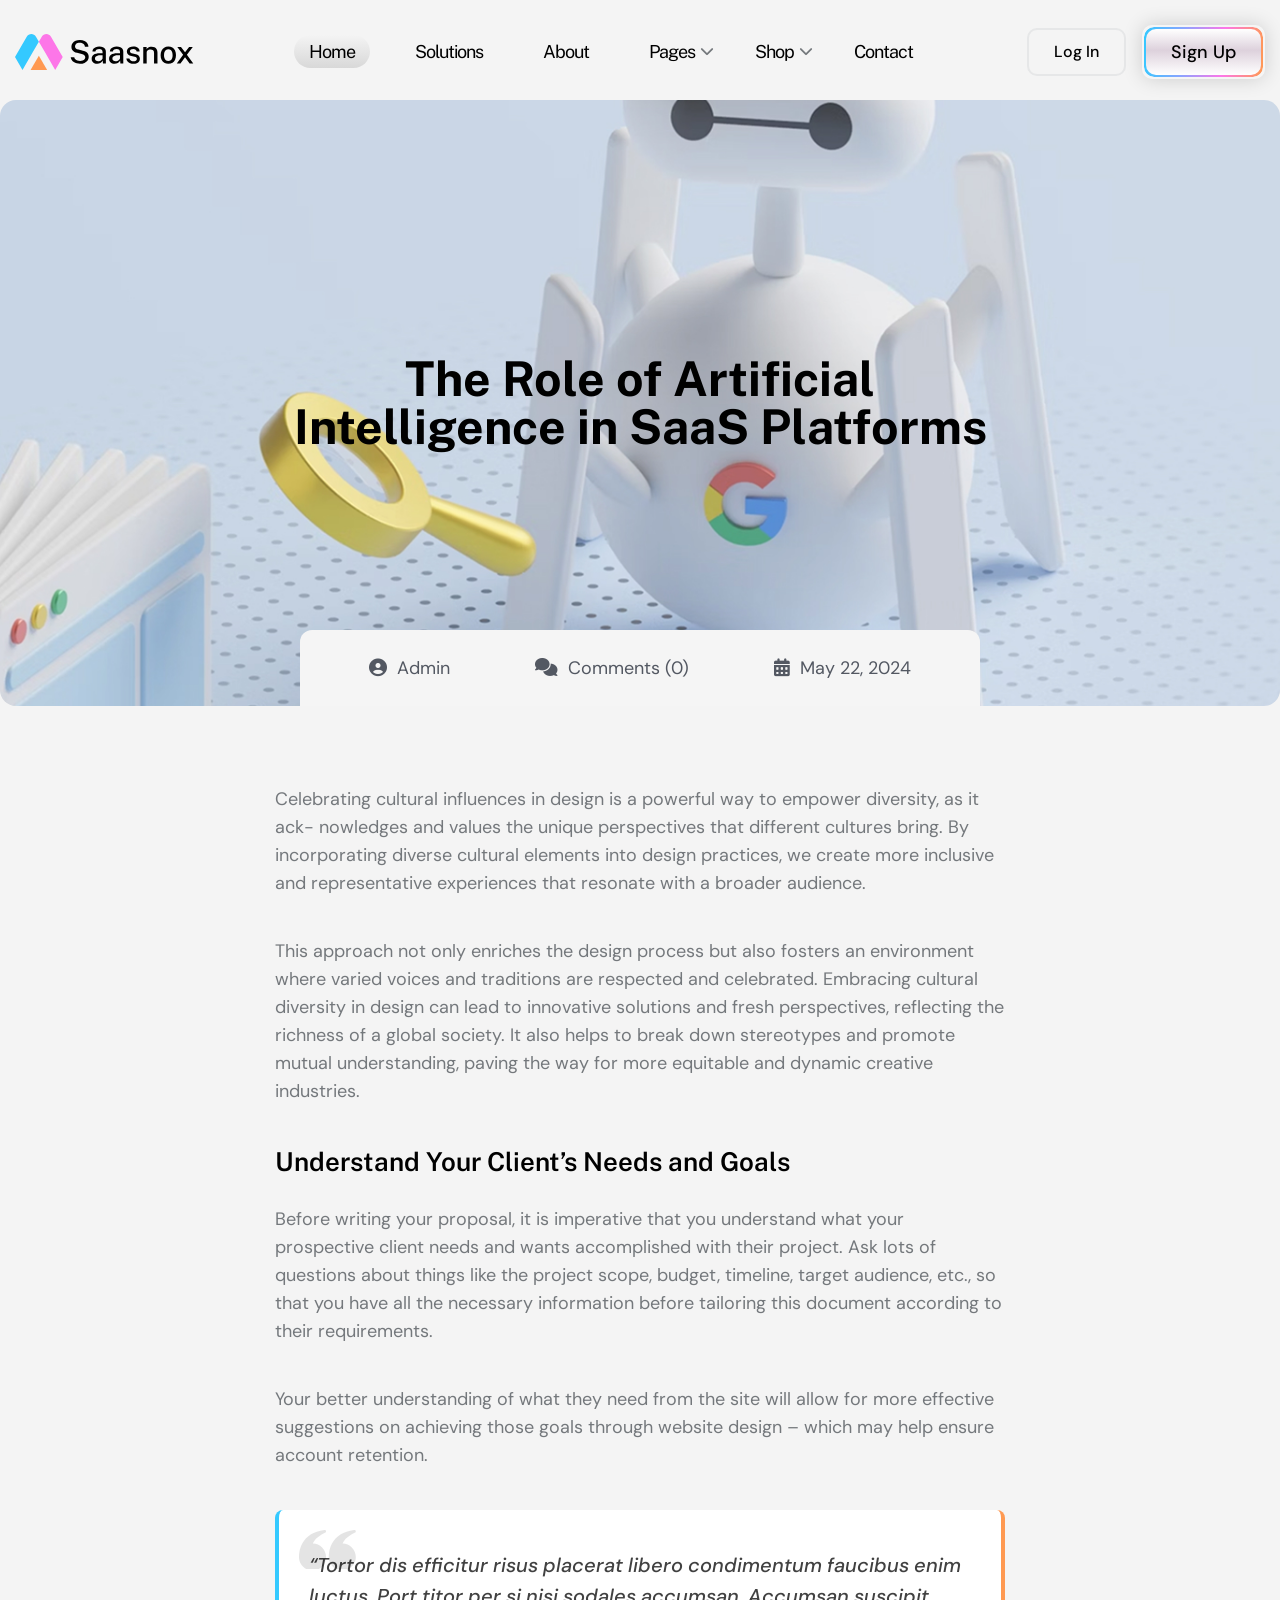
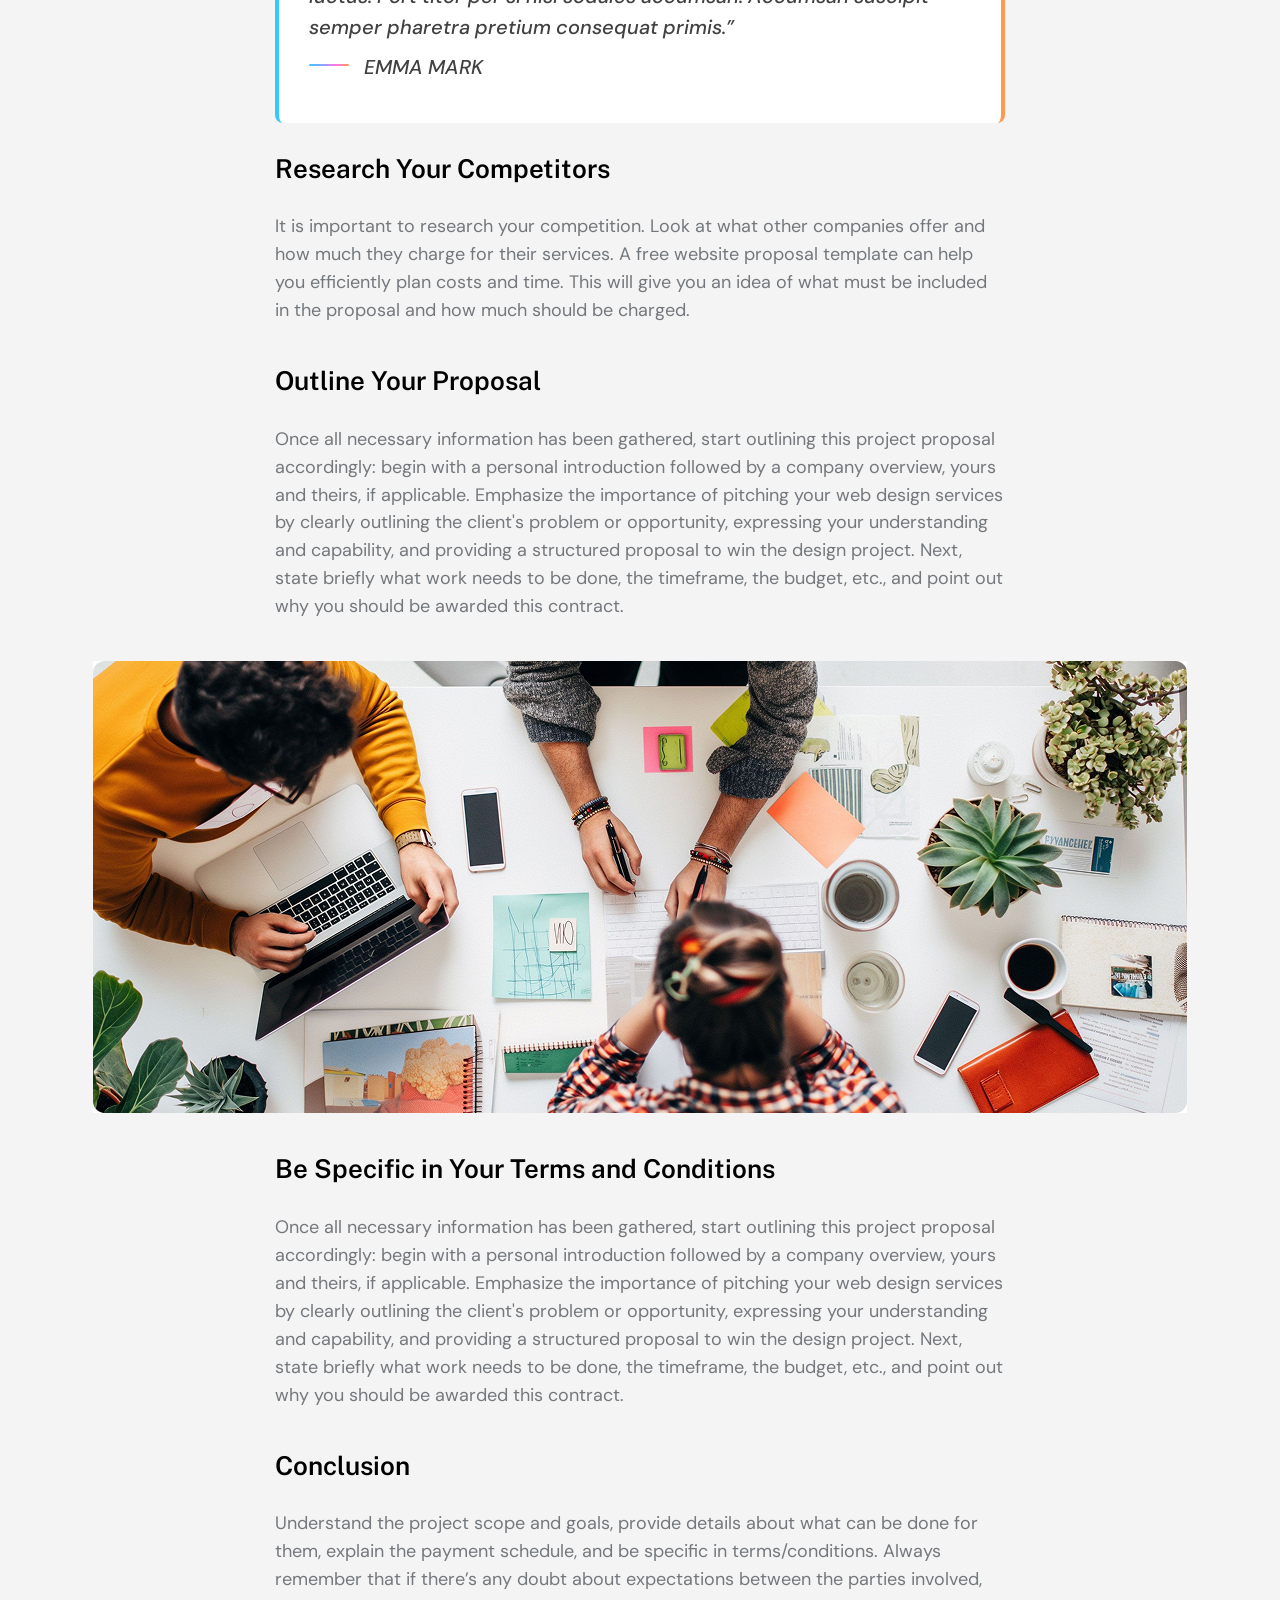
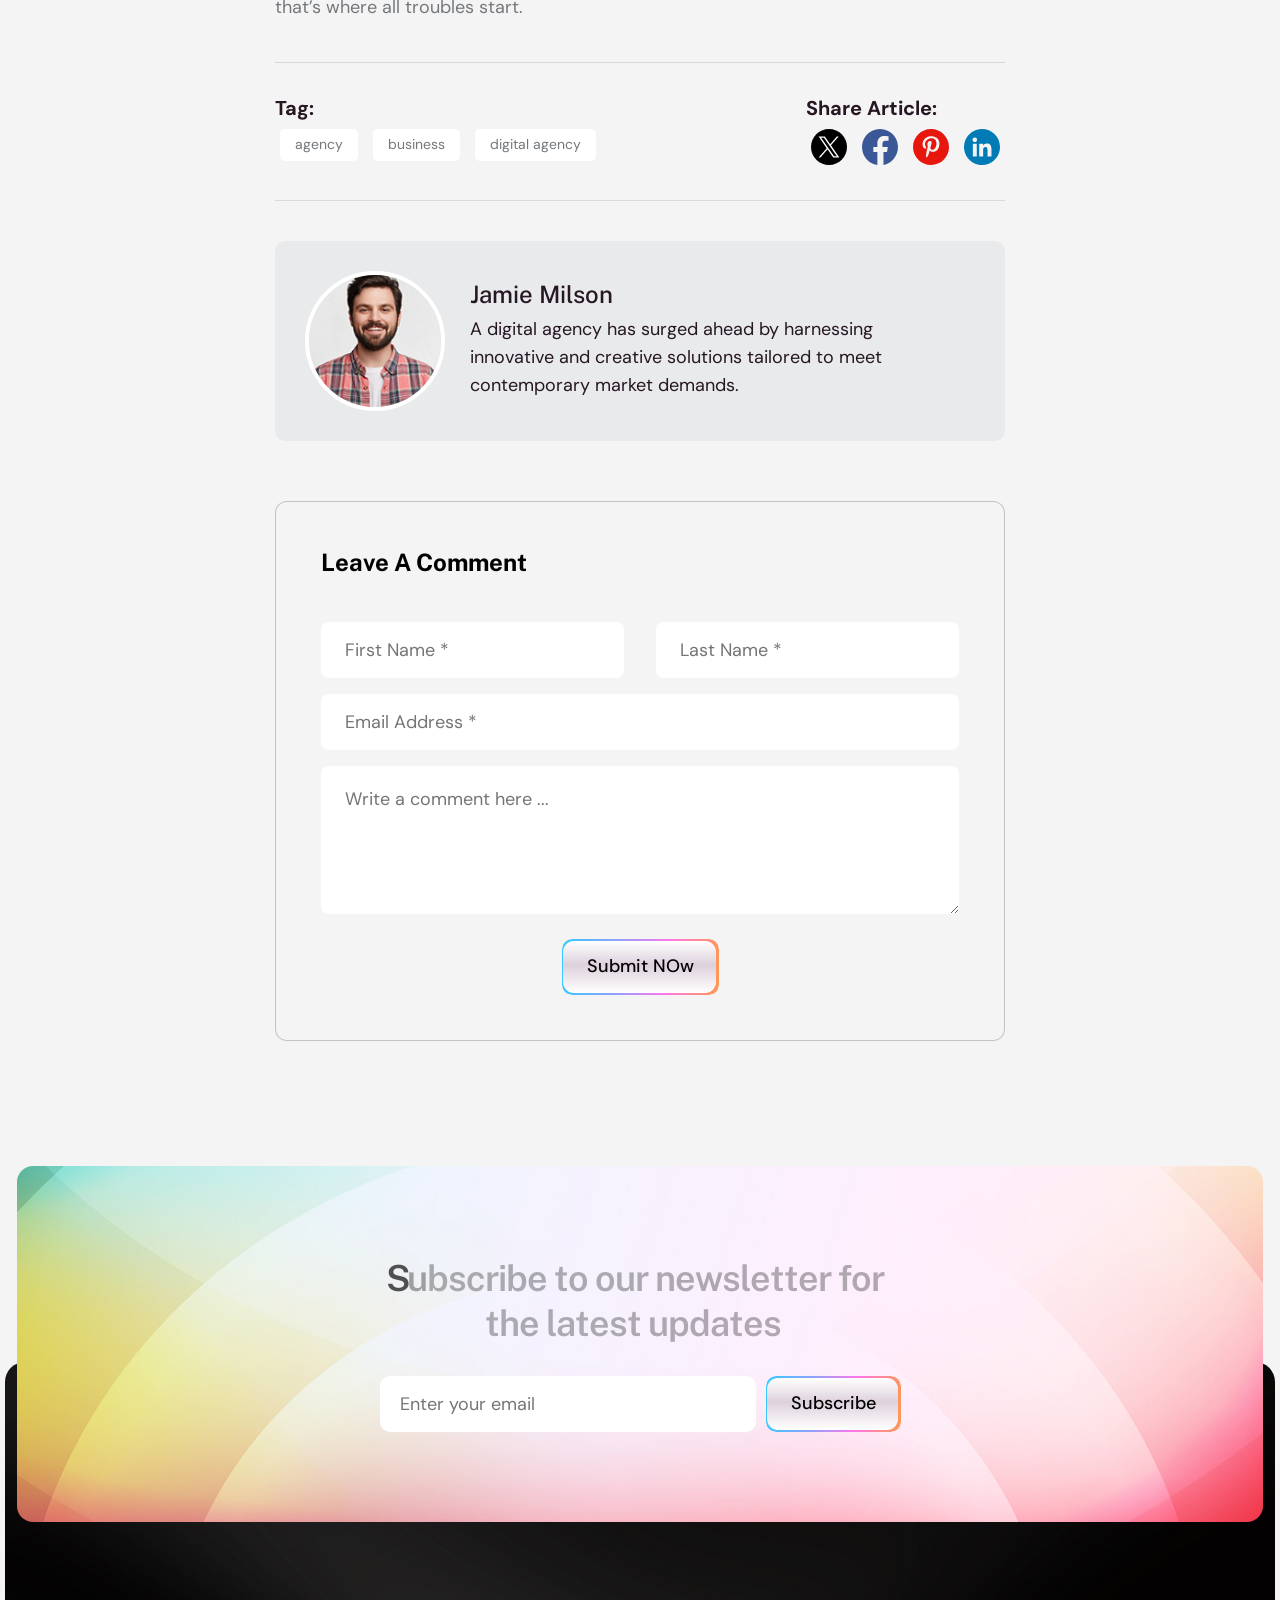
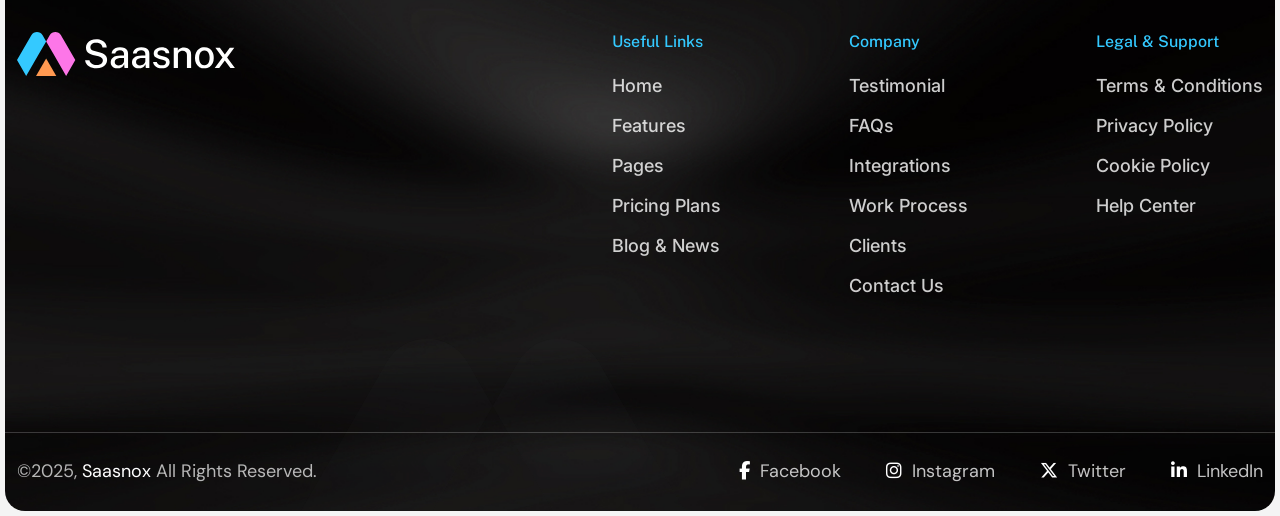
<file: blog-single.html>
<!DOCTYPE html>
  <html lang="en">
  <head>
  	<meta charset="UTF-8">
  	<title>Saasnox - SaaS & Tech Startup</title>
  	<meta name="description" content="Saasnox - SaaS & Tech Startup WordPress Theme">
  	<meta name="keywords" content="appointment booking, chiropractor, dentist, doctor, doctor appointment, doctor booking, health, health theme, healthcare, hospital, medical, medical appointment, medical booking, medical theme, pharmacy">
  	<meta name="author" content="Themexriver">
  	<link rel="shortcut icon" href="assets/img/logo/fv-icon.svg" type="image/x-icon">
  	<!-- Mobile Specific Meta -->
  	<meta name="viewport" content="width=device-width, initial-scale=1">


  	<link rel="stylesheet" href="assets/css/bootstrap.min.css">
  	<link rel="stylesheet" href="assets/css/fontawesome.css">
  	<link rel="stylesheet" href="assets/css/animate.css">
  	<link rel="stylesheet" href="assets/css/swiper.min.css">
  	<link rel="stylesheet" href="assets/css/jquery-ui.css"> 
  	<link rel="stylesheet" href="assets/css/magnific-popup.css">
  	<link rel="stylesheet" href="assets/css/style.css">
  </head>
  <body class="home-1">
  	<div id="preloader">
  		<div class="preloader-logo">
  			<svg width="291" height="219" viewBox="0 0 291 219" fill="none" xmlns="http://www.w3.org/2000/svg">
  				<svg width="291" height="219" viewBox="0 0 291 219" fill="none" xmlns="http://www.w3.org/2000/svg">
  					<path class="draw fill1" d="M110.135 108.605L145.85 46.7498L128.243 16.2565C115.735 -5.40759 84.6286 -5.40759 72.1104 16.2565L0.731323 139.895L46.4099 219L110.135 108.605Z" stroke="#34C9FF" stroke-width="3" fill="none"/>
  					<path class="draw fill2" d="M196.323 218.999H95.3807L145.852 131.576L196.323 218.999Z" stroke="#FF9951" stroke-width="3" fill="none"/>
  					<path class="draw fill3" d="M181.567 108.604L145.852 46.749L163.459 16.2558C175.956 -5.41859 207.073 -5.41859 219.591 16.2558L290.981 139.895L245.302 218.999L181.567 108.604Z" stroke="#FD76E8" stroke-width="3" fill="none"/>
  				</svg>
  			</svg>
  		</div>
  	</div>
  	<div class="sn-up">
  		<a href="#" class="sn-scrollup text-center">TOP</a>
  	</div>

<!-- Start of Header section
	============================================= -->
	<header id="sn-header" class="sn-header-section header_style_one txa_sticky_header">
		<div class="sn-header-content d-flex align-items-center justify-content-between">
			<div class="brand-logo">
				<a href="#"><img src="assets/img/logo/logo1.svg" alt=""></a>
			</div>
			<nav class="main-navigation clearfix ul-li">
				<ul id="main-nav" class="nav navbar-nav clearfix">
					<li class="dropdown active">
						<a href="!#">Home</a>
						<ul class="dropdown-menu clearfix">
							<li><a class="active"  href="index.html">Home Page One</a></li>
							<li><a href="index-2.html">Home Page Two</a></li>
							<li><a href="index-3.html">Home Page Three</a></li>
							<li><a href="index-4.html">Home Page Four</a></li>
						</ul>
					</li>
					<li><a href="about.html">Solutions</a></li>
					<li><a href="about.html">About</a></li>
					<li class="dropdown">
						<a href="!#">Pages</a>
						<ul class="dropdown-menu clearfix">
							<li><a href="service.html">Services</a></li>
							<li class="dropdown">
								<a href="service-single.html">Services Details</a>
								<ul class="dropdown-menu clearfix">
									<li><a href="service-single.html">Construction </a></li>
									<li><a href="service-single-2.html">Architect Design</a></li>
									<li><a href="service-single-3.html">Interior Design</a></li>
									<li><a href="service-single-4.html">3D Animation</a></li>
									<li><a href="service-single-5.html">House Renovation</a></li>
									<li><a href="service-single-6.html">Ideas & Inspiration</a></li>
								</ul>
							</li>
							<li><a href="team.html">Team Page</a></li>
							<li class="dropdown">
								<a href="service-single.html">Blog</a>
								<ul class="dropdown-menu clearfix">
									<li><a href="service-single.html">Construction</a></li>
									<li><a href="service-single-2.html">Architect Design</a></li>
									<li><a href="service-single-3.html">Interior Design</a></li>
									<li><a href="service-single-4.html">3D Animation</a></li>
									<li><a href="service-single-5.html">House Renovation</a></li>
									<li><a href="service-single-6.html">Ideas & Inspiration</a></li>
								</ul>
							</li>
							<li><a href="faq.html">FAQ Page</a></li>
							<li><a href="pricing.html">Pricing Page</a></li>
							<li><a href="testimonial.html">Testimonial Page</a></li>
							<li><a href="contact.html">Contact Page</a></li>
							<li><a href="booking.html">Booking Page</a></li>
						</ul>
					</li>
					<li class="dropdown">
						<a href="!#">Shop</a>
						<ul class="dropdown-menu clearfix"> 
							<li><a href="shop.html">Shop Page </a></li>
							<li><a href="shop-single.html">Shop Details</a></li>
						</ul>
					</li>
					<li><a href="about.html">Contact</a></li>
				</ul>
			</nav>
			<div class="sn-btn-grp d-flex align-items-center">
				<a class="sign_up_btn" href="#">Log In</a>
				<div class="sn-btn1">
					<a href="#">
						<span>Sign Up</span>
					</a>
				</div>
				<div class="sn-mobile-menu-btn mobile_menu_button open_mobile_menu">
					<button>
						<span></span>
						<span></span>
						<span></span>
					</button>
				</div>
			</div>
		</div>
	</header>
<!-- Start of Header section
	============================================= -->


<!-- Start of  Blog thumbnail  section
	============================================= -->
	<section id="sn-b-thumbnail" class="sn-b-thumbnail-section headline">
		<div class="b-thumbnail-wrap">
			<div class="b-thumbnail position-relative" data-background="assets/img/blog/b-thumb.jpg">
				<h3>The Role of Artificial Intelligence in SaaS Platforms</h3>
				<div class="b-thumb-meta position-absolute text-center">
					<a href="#"><i class="fas fa-user-circle"></i> Admin</a>
					<a href="#"><i class="fas fa-comments"></i> Comments (0)</a>
					<a href="#"><i class="fas fa-calendar-alt"></i> May 22, 2024</a>
				</div>
			</div>
		</div>
	</section>
<!-- End of  Blog thumbnail  section
	============================================= -->

<!-- Start of  Blog Details  section
	============================================= -->
	<section id="sn-b-details" class="sn-b-details-section pt-80 pb-120">
		<div class="container">
			<div class="sn-b-details-content headline pera-content">
				<p>Celebrating cultural influences in design is a powerful way to empower diversity, as it ack- nowledges and values the unique perspectives that different cultures bring. By incorporating diverse cultural elements into design practices, we create more inclusive and representative experiences that resonate with a broader audience.</p>
				<p>This approach not only enriches the design process but also fosters an environment where varied voices and traditions are respected and celebrated. Embracing cultural diversity in design can lead to innovative solutions and fresh perspectives, reflecting the richness of a global society. It also helps to break down stereotypes and promote mutual understanding, paving the way for more equitable and dynamic creative industries.</p>
				<h3>Understand Your Client’s Needs and Goals</h3>
				<p>Before writing your proposal, it is imperative that you understand what your prospective client needs and wants accomplished with their project. Ask lots of questions about things like the project scope, budget, timeline, target audience, etc., so that you have all the necessary information before tailoring this document according to their requirements.</p>
				<p>Your better understanding of what they need from the site will allow for more effective suggestions on achieving those goals through website design – which may help ensure account retention.</p>
				<blockquote>
					“Tortor dis efficitur risus placerat libero condimentum faucibus enim luctus. Port titor per si nisi sodales accumsan. Accumsan suscipit semper pharetra pretium consequat primis.”
					<span>Emma Mark</span>
				</blockquote>
				<h3>Research Your Competitors</h3>
				<p>It is important to research your competition. Look at what other companies offer and how much they charge for their services. A free website proposal template can help you efficiently plan costs and time. This will give you an idea of what must be included in the proposal and how much should be charged.</p>
				<h3>Outline Your Proposal</h3>
				<p>Once all necessary information has been gathered, start outlining this project proposal accordingly: begin with a personal introduction followed by a company overview, yours and theirs, if applicable. Emphasize the importance of pitching your web design services by clearly outlining the client's problem or opportunity, expressing your understanding and capability, and providing a structured proposal to win the design project. Next, state briefly what work needs to be done, the timeframe, the budget, etc., and point out why you should be awarded this contract.</p>
			</div>
			<div class="sn-b-details-img text-center mb-40">
				<img src="assets/img/blog/bgd.jpg" alt="">
			</div>
			<div class="sn-b-details-content headline pera-content">
				<h3>Be Specific in Your Terms and Conditions</h3>
				<p>Once all necessary information has been gathered, start outlining this project proposal accordingly: begin with a personal introduction followed by a company overview, yours and theirs, if applicable. Emphasize the importance of pitching your web design services by clearly outlining the client's problem or opportunity, expressing your understanding and capability, and providing a structured proposal to win the design project. Next, state briefly what work needs to be done, the timeframe, the budget, etc., and point out why you should be awarded this contract.</p>
				<h3>Conclusion</h3>
				<p>Understand the project scope and goals, provide details about what can be done for them, explain the payment schedule, and be specific in terms/conditions. Always remember that if there’s any doubt about expectations between the parties involved, that’s where 
				all troubles start.</p>
			</div>
			<div class="art-blog-share-tag pt-30 pb-30 flex-wrap d-flex justify-content-between">
				<div class="art-blog-tag">
					<span>Tag:</span>
					<a href="#">agency</a>
					<a href="#">business</a>
					<a href="#">digital agency</a>
				</div>
				<div class="art-blog-share">
					<span>Share Article:</span>
					<a href="#"><img src="assets/img/icon/st1.svg" alt=""></a>
					<a href="#"><img src="assets/img/icon/st2.svg" alt=""></a>
					<a href="#"><img src="assets/img/icon/st3.svg" alt=""></a>
					<a href="#"><img src="assets/img/icon/st4.svg" alt=""></a>
				</div>
			</div>
			<div class="art-blog-details-author flex-wrap d-flex flex-wrap align-items-center">
				<div class="inner-img">
					<img src="assets/img/testimonial/tst3.jpg" alt="">
				</div>
				<div class="inner-text headline pera-content">
					<div class="admin-title-social">
						<h4>Jamie Milson</h4>
					</div>
					<p>A digital agency has surged ahead by harnessing innovative and creative solutions tailored to meet contemporary market demands.</p>
				</div>
			</div>
			<div class="art-b-comment-form headline">
				<h3>Leave A Comment</h3>
				<div class="art-contact-form-area mt-15">
					<form action="#" method="post">
						<div class="art-contact-form-input">
							<div class="row">
								<div class="col-md-6">
									<div class="input-field">
										<input type="text" placeholder="First Name *">
									</div>
								</div>
								<div class="col-md-6">
									<div class="input-field">
										<input type="text" placeholder="Last Name *">
									</div>
								</div>
								<div class="col-md-12">
									<div class="input-field">
										<input type="email" placeholder="Email Address *">
									</div>
								</div>
								<div class="col-md-12">
									<div class="input-field">
										<textarea name="message" id="text" placeholder="Write a comment here ..."></textarea>
									</div>
								</div>
								<div class="col-md-12 text-center">
									<button><span>Submit NOw</span></button>
								</div>
							</div>
						</div>
					</form>
				</div>
			</div>
		</div>
	</section>	
<!-- End of  Blog Details  section
	============================================= -->	

<!-- Start of Footer section
	============================================= -->
	<footer id="sn-ftr" class="sn-ftr-sec">
		<div class="container">
			<div class="sn-ftr-newsletter text-center  headline" data-background="assets/img/bg/news-bg.jpg">
				<h3 class=" sn-itm-title sn-itm-anim">Subscribe to our newsletter for the latest updates</h3>
				<div class="newsletter-form d-flex flex-wrap justify-content-center">
					<input type="text" placeholder="Enter your email">
					<button><span>Subscribe</span></button>
				</div>
			</div>
		</div>
		<div class="sn-ftr-widget-area position-relative " data-background="assets/img/bg/ftr-bg.jpg">
			<span class="sn-ftr-icon top_view position-absolute">
				<svg width="418" height="315" viewBox="0 0 418 315" fill="none" xmlns="http://www.w3.org/2000/svg">
					<g opacity="0.36">
						<path class="sn_line_1" fill-rule="evenodd" clip-rule="evenodd" d="M157.361 156.207L208.732 67.2368L183.407 23.3765C165.416 -7.78435 120.674 -7.78435 102.668 23.3765L0 201.214L65.7019 314.995L157.361 156.207Z" fill="url(#paint0_linear_1_3439)"/>
						<path class="sn_line_2" fill-rule="evenodd" clip-rule="evenodd" d="M281.331 315.001H136.14L208.735 189.255L281.331 315.001Z" fill="url(#paint1_linear_1_3439)"/>
						<path class="sn_line_3" fill-rule="evenodd" clip-rule="evenodd" d="M260.107 156.212L208.736 67.242L234.061 23.3817C252.037 -7.79388 296.794 -7.79388 314.8 23.3817L417.483 201.219L351.781 315L260.107 156.212Z" fill="url(#paint2_linear_1_3439)"/>
					</g>
					<defs>
						<linearGradient id="paint0_linear_1_3439" x1="104.366" y1="0.00585937" x2="104.366" y2="314.995" gradientUnits="userSpaceOnUse">
							<stop stop-color="#535862"/>
							<stop offset="1" stop-color="#0E0D0E"/>
						</linearGradient>
						<linearGradient id="paint1_linear_1_3439" x1="208.735" y1="189.255" x2="208.735" y2="315.001" gradientUnits="userSpaceOnUse">
							<stop stop-color="#535862"/>
							<stop offset="1" stop-color="#0E0D0E"/>
						</linearGradient>
						<linearGradient id="paint2_linear_1_3439" x1="313.109" y1="0" x2="313.109" y2="315" gradientUnits="userSpaceOnUse">
							<stop stop-color="#535862"/>
							<stop offset="1" stop-color="#0E0D0E"/>
						</linearGradient>
					</defs>
				</svg>
			</span>
			<div class="container">
				<div class="sn-ftr-widget-wrap pb-120 d-flex justify-content-between">
					<div class="sn-ftr-logo">
						<div class="brand-logo">
							<a href="#"><img src="assets/img/logo/logo2.svg" alt=""></a>
						</div>
					</div>
					<div class="sn-ftr-menu-widget d-flex">
						<div class="sn-ftr-widget headline ul-li-block">
							<div class="menu-widget">
								<h3 class="widget-title">Useful Links</h3>
								<ul>
									<li><a href="#">Home</a></li>
									<li><a href="#">Features</a></li>
									<li><a href="#">Pages</a></li>
									<li><a href="#">Pricing Plans</a></li>
									<li><a href="#">Blog & News</a></li>
								</ul>
							</div>
						</div>
						<div class="sn-ftr-widget headline ul-li-block">
							<div class="menu-widget">
								<h3 class="widget-title">Company </h3>
								<ul>
									<li><a href="#">Testimonial</a></li>
									<li><a href="#">FAQs</a></li>
									<li><a href="#">Integrations</a></li>
									<li><a href="#">Work Process</a></li>
									<li><a href="#">Clients</a></li>
									<li><a href="#">Contact Us</a></li>
								</ul>
							</div>
						</div>
						<div class="sn-ftr-widget headline ul-li-block">
							<div class="menu-widget">
								<h3 class="widget-title">Legal & Support</h3>
								<ul>
									<li><a href="#">Terms & Conditions</a></li>
									<li><a href="#">Privacy Policy</a></li>
									<li><a href="#">Cookie Policy</a></li>
									<li><a href="#">Help Center</a></li>
								</ul>
							</div>
						</div>
					</div>
				</div>
			</div>
			<div class="sn-ftr-copyright">
				<div class="container">
					<div class="sn-ftr-copyright-wrap pera-content d-flex justify-content-between">
						<p>©2025, <a href="#"> Saasnox</a> All Rights Reserved.</p>
						<div class="sn-copyright-social">
							<a href="#"><i class="fa-brands fa-facebook-f"></i> Facebook</a>
							<a href="#"><i class="fa-brands fa-instagram"></i> Instagram</a>
							<a href="#"><i class="fa-brands fa-x-twitter"></i> Twitter</a>
							<a href="#"><i class="fa-brands fa-linkedin-in"></i> LinkedIn</a>
						</div>
					</div>
				</div>
			</div>
		</div>
	</footer>
<!-- End of Footer section
	============================================= -->	



	<!-- For Js Library -->
	<script src="assets/js/jquery-3.7.0.min.js"></script>
	<script src="assets/js/bootstrap.bundle.min.js"></script>
	<script src="assets/js/swiper-bundle.min.js"></script>
	<script src="assets/js/wow.min.js"></script>
	<script src="assets/js/appear.js"></script>
	<script src="assets/js/gsap.min.js"></script>
	<script src="assets/js/knob.js"></script>
	<script src="assets/js/jquery.counterup.min.js"></script>
	<script src="assets/js/isotope.pkgd.min.js"></script>
	<script src="assets/js/imagesloaded.pkgd.min.js"></script>
	<script src="assets/js/waypoints.min.js"></script>
	<script src="assets/js/jqueryui.js"></script>
	<script src="assets/js/jquery.magnific-popup.min.js"></script>
	<script src="assets/js/jquery.marquee.min.js"></script>
	<script src="assets/js/lenis.min.js"></script>
	<script src="assets/js/split-type.min.js"></script>
	<script src="assets/js/CustomEase.min.js"></script>
	<script src="assets/js/ScrollTrigger.min.js"></script>
	<script src="assets/js/SplitText.min.js"></script>
	<script src="assets/js/chart.js"></script>
	<script src="assets/js/parallax-scroll.js"></script>
	<script src="assets/js/script.js"></script>
</body>
</html>
</file>
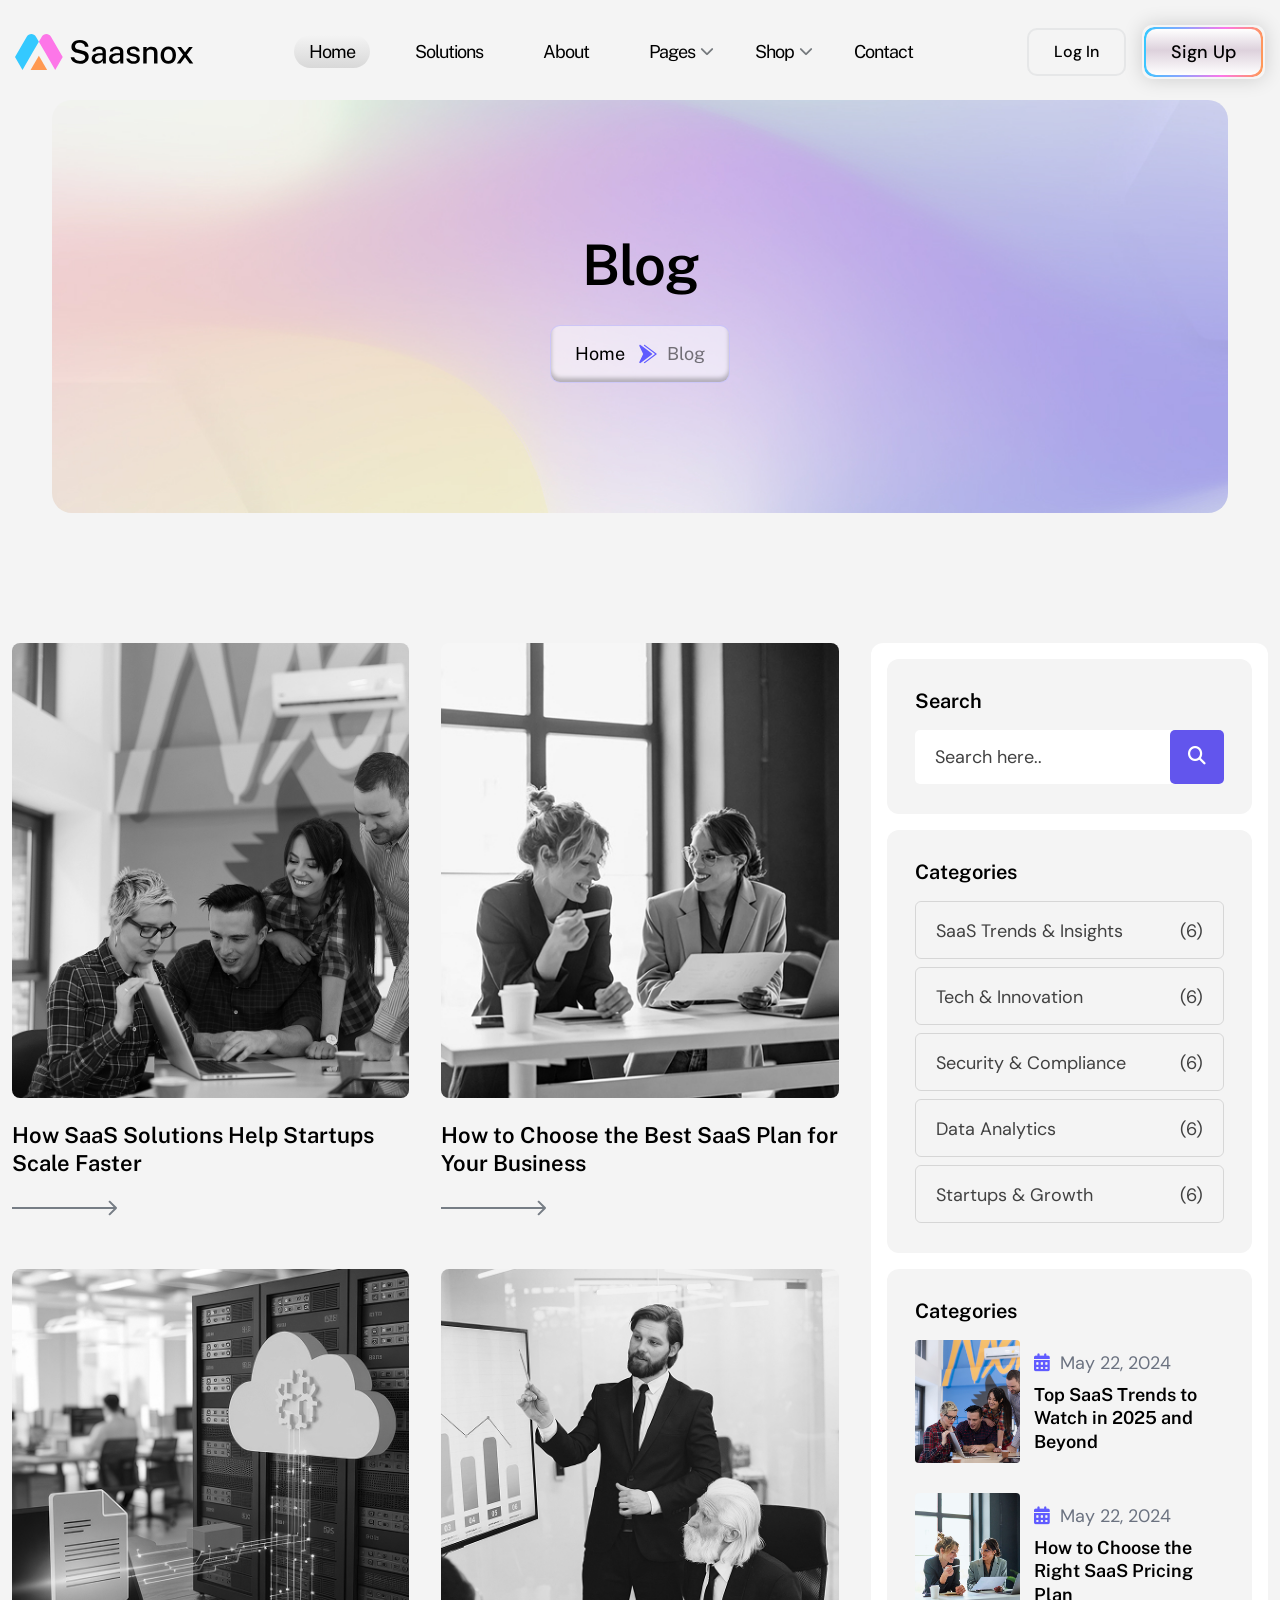
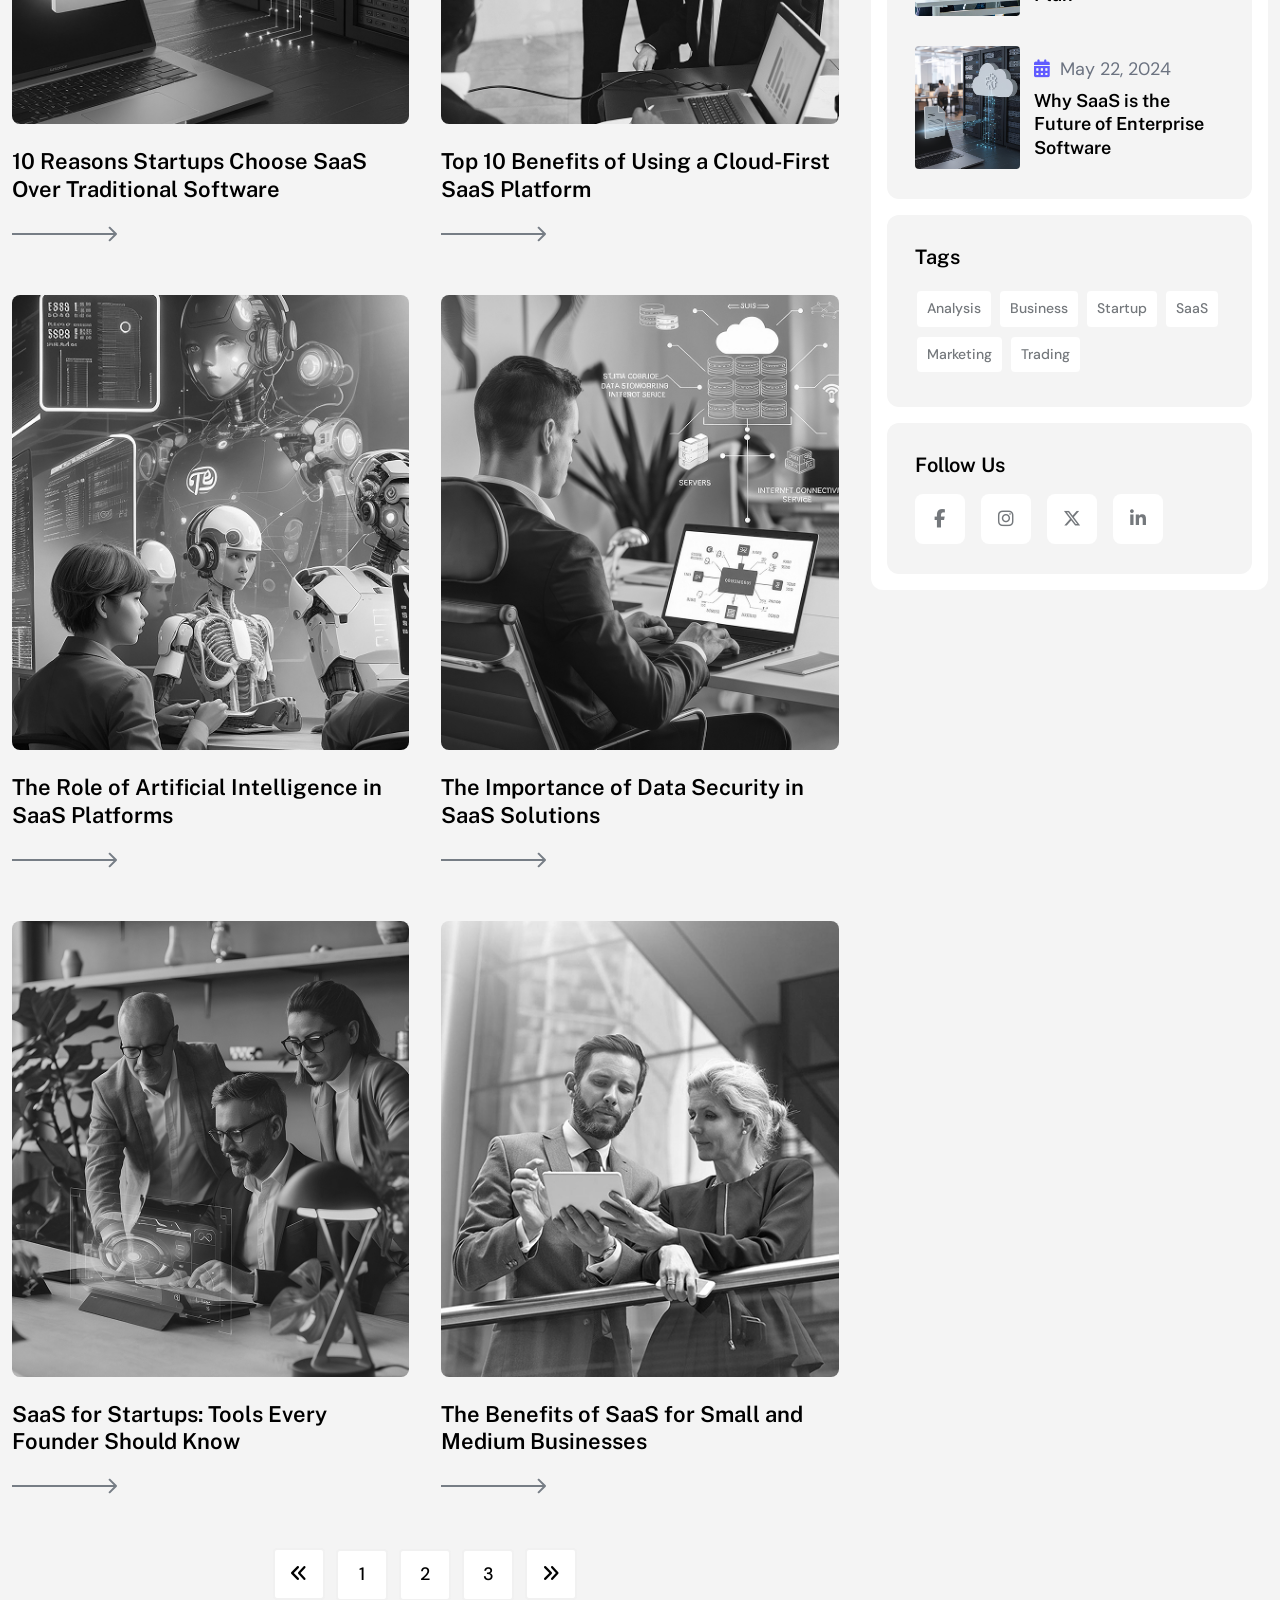
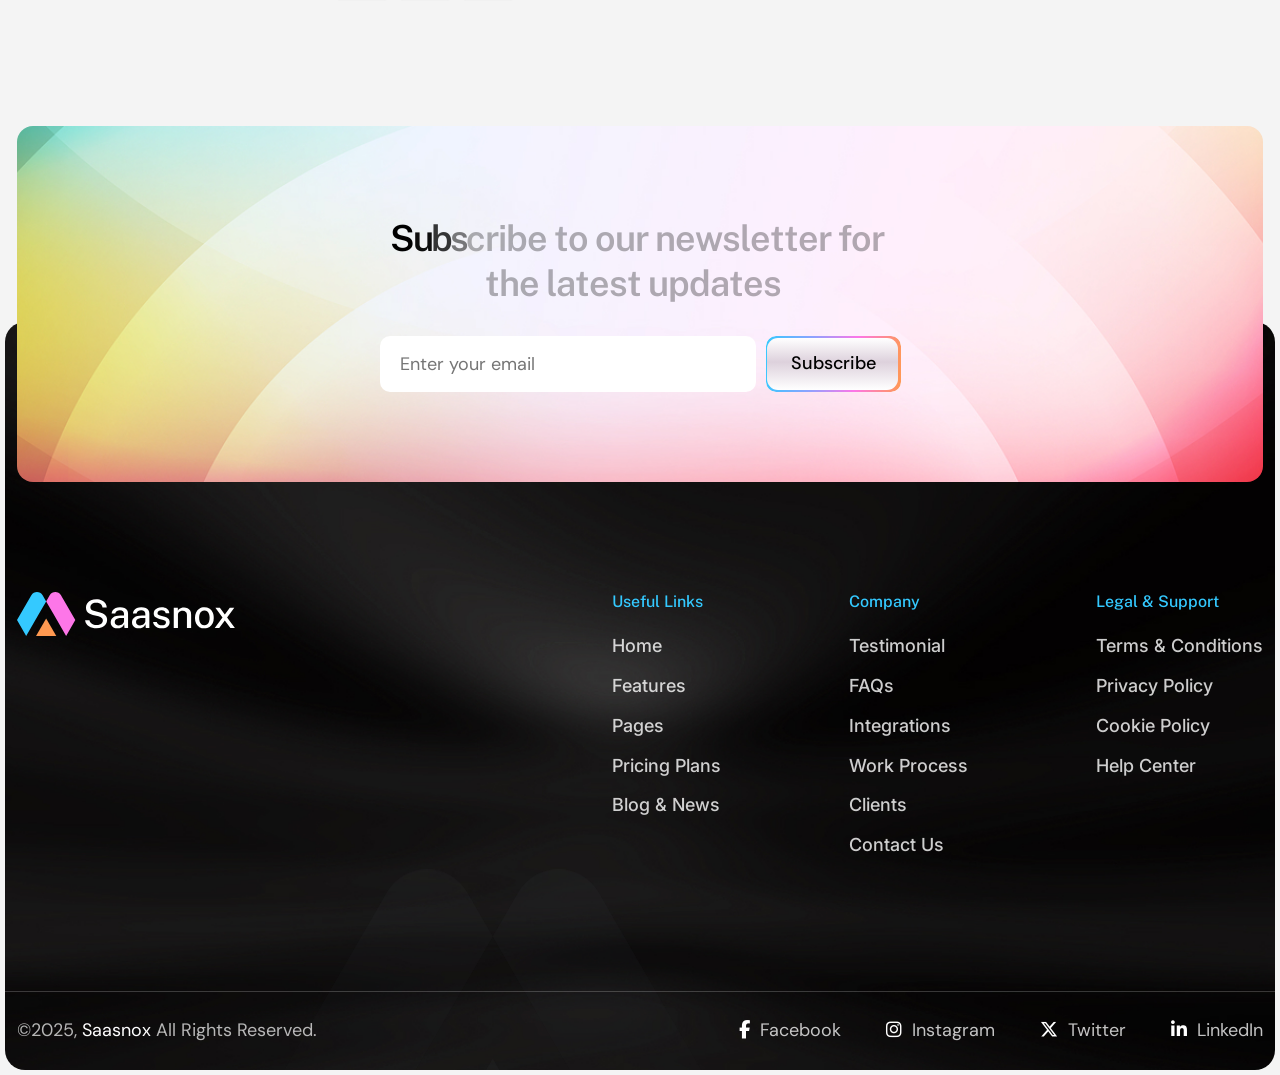
<file: blog.html>
<!DOCTYPE html>
  <html lang="en">
  <head>
  	<meta charset="UTF-8">
  	<title>Saasnox - SaaS & Tech Startup</title>
  	<meta name="description" content="Saasnox - SaaS & Tech Startup WordPress Theme">
  	<meta name="keywords" content="appointment booking, chiropractor, dentist, doctor, doctor appointment, doctor booking, health, health theme, healthcare, hospital, medical, medical appointment, medical booking, medical theme, pharmacy">
  	<meta name="author" content="Themexriver">
  	<link rel="shortcut icon" href="assets/img/logo/fv-icon.svg" type="image/x-icon">
  	<!-- Mobile Specific Meta -->
  	<meta name="viewport" content="width=device-width, initial-scale=1">


  	<link rel="stylesheet" href="assets/css/bootstrap.min.css">
  	<link rel="stylesheet" href="assets/css/fontawesome.css">
  	<link rel="stylesheet" href="assets/css/animate.css">
  	<link rel="stylesheet" href="assets/css/swiper.min.css">
  	<link rel="stylesheet" href="assets/css/jquery-ui.css"> 
  	<link rel="stylesheet" href="assets/css/magnific-popup.css">
  	<link rel="stylesheet" href="assets/css/style.css">
  </head>
  <body class="home-1">
  	<div id="preloader">
  		<div class="preloader-logo">
  			<svg width="291" height="219" viewBox="0 0 291 219" fill="none" xmlns="http://www.w3.org/2000/svg">
  				<svg width="291" height="219" viewBox="0 0 291 219" fill="none" xmlns="http://www.w3.org/2000/svg">
  					<path class="draw fill1" d="M110.135 108.605L145.85 46.7498L128.243 16.2565C115.735 -5.40759 84.6286 -5.40759 72.1104 16.2565L0.731323 139.895L46.4099 219L110.135 108.605Z" stroke="#34C9FF" stroke-width="3" fill="none"/>
  					<path class="draw fill2" d="M196.323 218.999H95.3807L145.852 131.576L196.323 218.999Z" stroke="#FF9951" stroke-width="3" fill="none"/>
  					<path class="draw fill3" d="M181.567 108.604L145.852 46.749L163.459 16.2558C175.956 -5.41859 207.073 -5.41859 219.591 16.2558L290.981 139.895L245.302 218.999L181.567 108.604Z" stroke="#FD76E8" stroke-width="3" fill="none"/>
  				</svg>
  			</svg>
  		</div>
  	</div>
  	<div class="sn-up">
  		<a href="#" class="sn-scrollup text-center">TOP</a>
  	</div>

<!-- Start of Header section
	============================================= -->
	<header id="sn-header" class="sn-header-section header_style_one txa_sticky_header">
		<div class="sn-header-content d-flex align-items-center justify-content-between">
			<div class="brand-logo">
				<a href="#"><img src="assets/img/logo/logo1.svg" alt=""></a>
			</div>
			<nav class="main-navigation clearfix ul-li">
				<ul id="main-nav" class="nav navbar-nav clearfix">
					<li class="dropdown active">
						<a href="!#">Home</a>
						<ul class="dropdown-menu clearfix">
							<li><a class="active"  href="index.html">Home Page One</a></li>
							<li><a href="index-2.html">Home Page Two</a></li>
							<li><a href="index-3.html">Home Page Three</a></li>
							<li><a href="index-4.html">Home Page Four</a></li>
						</ul>
					</li>
					<li><a href="about.html">Solutions</a></li>
					<li><a href="about.html">About</a></li>
					<li class="dropdown">
						<a href="!#">Pages</a>
						<ul class="dropdown-menu clearfix">
							<li><a href="service.html">Services</a></li>
							<li class="dropdown">
								<a href="service-single.html">Services Details</a>
								<ul class="dropdown-menu clearfix">
									<li><a href="service-single.html">Construction </a></li>
									<li><a href="service-single-2.html">Architect Design</a></li>
									<li><a href="service-single-3.html">Interior Design</a></li>
									<li><a href="service-single-4.html">3D Animation</a></li>
									<li><a href="service-single-5.html">House Renovation</a></li>
									<li><a href="service-single-6.html">Ideas & Inspiration</a></li>
								</ul>
							</li>
							<li><a href="team.html">Team Page</a></li>
							<li class="dropdown">
								<a href="service-single.html">Blog</a>
								<ul class="dropdown-menu clearfix">
									<li><a href="service-single.html">Construction</a></li>
									<li><a href="service-single-2.html">Architect Design</a></li>
									<li><a href="service-single-3.html">Interior Design</a></li>
									<li><a href="service-single-4.html">3D Animation</a></li>
									<li><a href="service-single-5.html">House Renovation</a></li>
									<li><a href="service-single-6.html">Ideas & Inspiration</a></li>
								</ul>
							</li>
							<li><a href="faq.html">FAQ Page</a></li>
							<li><a href="pricing.html">Pricing Page</a></li>
							<li><a href="testimonial.html">Testimonial Page</a></li>
							<li><a href="contact.html">Contact Page</a></li>
							<li><a href="booking.html">Booking Page</a></li>
						</ul>
					</li>
					<li class="dropdown">
						<a href="!#">Shop</a>
						<ul class="dropdown-menu clearfix"> 
							<li><a href="shop.html">Shop Page </a></li>
							<li><a href="shop-single.html">Shop Details</a></li>
						</ul>
					</li>
					<li><a href="about.html">Contact</a></li>
				</ul>
			</nav>
			<div class="sn-btn-grp d-flex align-items-center">
				<a class="sign_up_btn" href="#">Log In</a>
				<div class="sn-btn1">
					<a href="#">
						<span>Sign Up</span>
					</a>
				</div>
				<div class="sn-mobile-menu-btn mobile_menu_button open_mobile_menu">
					<button>
						<span></span>
						<span></span>
						<span></span>
					</button>
				</div>
			</div>
		</div>
	</header>
<!-- Start of Header section
	============================================= -->


<!-- Start of Breadcrumb section
	============================================= -->
	<section id="sn-breadcrumb" class="sn-breadcrumb-sec">
		<div class="sn-breadcrumb-wrapper" data-background="assets/img/bg/bread-bg.jpg">
			<div class="container">
				<div class="sn-breadcrumb-content headline ul-li text-center">
					<h2 class="bread_title">Blog</h2>
					<ul>
						<li><a href="#">Home</a></li>
						<li>Blog</li>
					</ul>
				</div>
			</div>
		</div>
	</section>
<!-- End of Breadcrumb section
	============================================= -->

<!-- Start of Blog Feed section
	============================================= -->
	<section id="sn-blog-feed" class="sn-blog-feed-sec pt-130 pb-120">
		<div class="container">
			<div class="sn-blog-content">
				<div class="row">
					<div class="col-lg-8">
						<div class="row">
							<div class="col-md-6">
								<div class="ra-blog-item3">
									<div class="item-img-meta position-relative">
										<div class="item-img">
											<img src="assets/img/blog/blg1.jpg" alt="">
										</div>
									</div>
									<div class="item-text headline">
										<h3 class="blog_title href-underline"><a href="#">How SaaS Solutions Help Startups Scale Faster</a></h3>
										<a class="read_more" href="#">
											<span>Read More</span>
											<svg width="105" height="16" viewBox="0 0 105 16" fill="none" xmlns="http://www.w3.org/2000/svg">
												<path opacity="0.72" d="M104.707 8.70711C105.098 8.31658 105.098 7.68342 104.707 7.29289L98.3431 0.928932C97.9526 0.538408 97.3195 0.538408 96.9289 0.928932C96.5384 1.31946 96.5384 1.95262 96.9289 2.34315L102.586 8L96.9289 13.6569C96.5384 14.0474 96.5384 14.6805 96.9289 15.0711C97.3195 15.4616 97.9526 15.4616 98.3431 15.0711L104.707 8.70711ZM0 8V9H104V8V7H0V8Z" fill="#46505B"/>
											</svg>
										</a>
									</div>
								</div>
							</div>
							<div class="col-md-6">
								<div class="ra-blog-item3">
									<div class="item-img-meta position-relative">
										<div class="item-img">
											<img src="assets/img/blog/blg2.jpg" alt="">
										</div>
									</div>
									<div class="item-text headline">
										<h3 class="blog_title href-underline"><a href="#">How to Choose the Best SaaS Plan 
										for Your Business</a></h3>
										<a class="read_more" href="#">
											<span>Read More</span>
											<svg width="105" height="16" viewBox="0 0 105 16" fill="none" xmlns="http://www.w3.org/2000/svg">
												<path opacity="0.72" d="M104.707 8.70711C105.098 8.31658 105.098 7.68342 104.707 7.29289L98.3431 0.928932C97.9526 0.538408 97.3195 0.538408 96.9289 0.928932C96.5384 1.31946 96.5384 1.95262 96.9289 2.34315L102.586 8L96.9289 13.6569C96.5384 14.0474 96.5384 14.6805 96.9289 15.0711C97.3195 15.4616 97.9526 15.4616 98.3431 15.0711L104.707 8.70711ZM0 8V9H104V8V7H0V8Z" fill="#46505B"/>
											</svg>
										</a>
									</div>
								</div>
							</div>
							<div class="col-md-6">
								<div class="ra-blog-item3">
									<div class="item-img-meta position-relative">
										<div class="item-img">
											<img src="assets/img/blog/blg3.jpg" alt="">
										</div>
									</div>
									<div class="item-text headline">
										<h3 class="blog_title href-underline"><a href="#">10 Reasons Startups Choose SaaS Over Traditional Software</a></h3>
										<a class="read_more" href="#">
											<span>Read More</span>
											<svg width="105" height="16" viewBox="0 0 105 16" fill="none" xmlns="http://www.w3.org/2000/svg">
												<path opacity="0.72" d="M104.707 8.70711C105.098 8.31658 105.098 7.68342 104.707 7.29289L98.3431 0.928932C97.9526 0.538408 97.3195 0.538408 96.9289 0.928932C96.5384 1.31946 96.5384 1.95262 96.9289 2.34315L102.586 8L96.9289 13.6569C96.5384 14.0474 96.5384 14.6805 96.9289 15.0711C97.3195 15.4616 97.9526 15.4616 98.3431 15.0711L104.707 8.70711ZM0 8V9H104V8V7H0V8Z" fill="#46505B"/>
											</svg>
										</a>
									</div>
								</div>
							</div>
							<div class="col-md-6">
								<div class="ra-blog-item3">
									<div class="item-img-meta position-relative">
										<div class="item-img">
											<img src="assets/img/blog/blg9.jpg" alt="">
										</div>
									</div>
									<div class="item-text headline">
										<h3 class="blog_title href-underline"><a href="#">Top 10 Benefits of Using a Cloud-First SaaS Platform</a></h3>
										<a class="read_more" href="#">
											<span>Read More</span>
											<svg width="105" height="16" viewBox="0 0 105 16" fill="none" xmlns="http://www.w3.org/2000/svg">
												<path opacity="0.72" d="M104.707 8.70711C105.098 8.31658 105.098 7.68342 104.707 7.29289L98.3431 0.928932C97.9526 0.538408 97.3195 0.538408 96.9289 0.928932C96.5384 1.31946 96.5384 1.95262 96.9289 2.34315L102.586 8L96.9289 13.6569C96.5384 14.0474 96.5384 14.6805 96.9289 15.0711C97.3195 15.4616 97.9526 15.4616 98.3431 15.0711L104.707 8.70711ZM0 8V9H104V8V7H0V8Z" fill="#46505B"/>
											</svg>
										</a>
									</div>
								</div>
							</div>
							<div class="col-md-6">
								<div class="ra-blog-item3">
									<div class="item-img-meta position-relative">
										<div class="item-img">
											<img src="assets/img/blog/blg5.jpg" alt="">
										</div>
									</div>
									<div class="item-text headline">
										<h3 class="blog_title href-underline"><a href="#">The Role of Artificial Intelligence in SaaS Platforms</a></h3>
										<a class="read_more" href="#">
											<span>Read More</span>
											<svg width="105" height="16" viewBox="0 0 105 16" fill="none" xmlns="http://www.w3.org/2000/svg">
												<path opacity="0.72" d="M104.707 8.70711C105.098 8.31658 105.098 7.68342 104.707 7.29289L98.3431 0.928932C97.9526 0.538408 97.3195 0.538408 96.9289 0.928932C96.5384 1.31946 96.5384 1.95262 96.9289 2.34315L102.586 8L96.9289 13.6569C96.5384 14.0474 96.5384 14.6805 96.9289 15.0711C97.3195 15.4616 97.9526 15.4616 98.3431 15.0711L104.707 8.70711ZM0 8V9H104V8V7H0V8Z" fill="#46505B"/>
											</svg>
										</a>
									</div>
								</div>
							</div>
							<div class="col-md-6">
								<div class="ra-blog-item3">
									<div class="item-img-meta position-relative">
										<div class="item-img">
											<img src="assets/img/blog/blg6.jpg" alt="">
										</div>
									</div>
									<div class="item-text headline">
										<h3 class="blog_title href-underline"><a href="#">The Importance of Data Security in SaaS Solutions</a></h3>
										<a class="read_more" href="#">
											<span>Read More</span>
											<svg width="105" height="16" viewBox="0 0 105 16" fill="none" xmlns="http://www.w3.org/2000/svg">
												<path opacity="0.72" d="M104.707 8.70711C105.098 8.31658 105.098 7.68342 104.707 7.29289L98.3431 0.928932C97.9526 0.538408 97.3195 0.538408 96.9289 0.928932C96.5384 1.31946 96.5384 1.95262 96.9289 2.34315L102.586 8L96.9289 13.6569C96.5384 14.0474 96.5384 14.6805 96.9289 15.0711C97.3195 15.4616 97.9526 15.4616 98.3431 15.0711L104.707 8.70711ZM0 8V9H104V8V7H0V8Z" fill="#46505B"/>
											</svg>
										</a>
									</div>
								</div>
							</div>
							<div class="col-md-6">
								<div class="ra-blog-item3">
									<div class="item-img-meta position-relative">
										<div class="item-img">
											<img src="assets/img/blog/blg7.jpg" alt="">
										</div>
									</div>
									<div class="item-text headline">
										<h3 class="blog_title href-underline"><a href="#">SaaS for Startups: Tools Every Founder Should Know</a></h3>
										<a class="read_more" href="#">
											<span>Read More</span>
											<svg width="105" height="16" viewBox="0 0 105 16" fill="none" xmlns="http://www.w3.org/2000/svg">
												<path opacity="0.72" d="M104.707 8.70711C105.098 8.31658 105.098 7.68342 104.707 7.29289L98.3431 0.928932C97.9526 0.538408 97.3195 0.538408 96.9289 0.928932C96.5384 1.31946 96.5384 1.95262 96.9289 2.34315L102.586 8L96.9289 13.6569C96.5384 14.0474 96.5384 14.6805 96.9289 15.0711C97.3195 15.4616 97.9526 15.4616 98.3431 15.0711L104.707 8.70711ZM0 8V9H104V8V7H0V8Z" fill="#46505B"/>
											</svg>
										</a>
									</div>
								</div>
							</div>
							<div class="col-md-6">
								<div class="ra-blog-item3">
									<div class="item-img-meta position-relative">
										<div class="item-img">
											<img src="assets/img/blog/blg8.jpg" alt="">
										</div>
									</div>
									<div class="item-text headline">
										<h3 class="blog_title href-underline"><a href="#">The Benefits of SaaS for Small and Medium Businesses</a></h3>
										<a class="read_more" href="#">
											<span>Read More</span>
											<svg width="105" height="16" viewBox="0 0 105 16" fill="none" xmlns="http://www.w3.org/2000/svg">
												<path opacity="0.72" d="M104.707 8.70711C105.098 8.31658 105.098 7.68342 104.707 7.29289L98.3431 0.928932C97.9526 0.538408 97.3195 0.538408 96.9289 0.928932C96.5384 1.31946 96.5384 1.95262 96.9289 2.34315L102.586 8L96.9289 13.6569C96.5384 14.0474 96.5384 14.6805 96.9289 15.0711C97.3195 15.4616 97.9526 15.4616 98.3431 15.0711L104.707 8.70711ZM0 8V9H104V8V7H0V8Z" fill="#46505B"/>
											</svg>
										</a>
									</div>
								</div>
							</div>
						</div>
						<div class="sn-pagination text-center ul-li">
							<ul>
								<li><a href="#"><i class="fas fa-angle-double-left"></i></a></li>
								<li><a href="#">1</a></li>
								<li><a href="#">2</a></li>
								<li><a href="#">3</a></li>
								<li><a href="#"><i class="fas fa-angle-double-right"></i></a></li>
							</ul>
						</div>
					</div>
					<div class="col-lg-4">
						<div class="sn-sidebar-wrap">
							<div class="sn-sidebar-widget headline">
								<div class="search-widget">
									<h3 class="widget-title">Search</h3>
									<form action="#">
										<input type="text" name="search" placeholder="Search here..">
										<button><i class="fa-solid fa-magnifying-glass"></i></button>
									</form>
								</div>
							</div>
							<div class="sn-sidebar-widget headline">
								<div class="category-widget ul-li-block">
									<h3 class="widget-title">Categories</h3>
									<ul>
										<li><a href="#">SaaS Trends & Insights <span>(6)</span></a></li>
										<li><a href="#">Tech & Innovation <span>(6)</span></a></li>
										<li><a href="#">Security & Compliance <span>(6)</span></a></li>
										<li><a href="#">Data Analytics <span>(6)</span></a></li>
										<li><a href="#">Startups & Growth <span>(6)</span></a></li>
									</ul>
								</div>
							</div>
							<div class="sn-sidebar-widget headline">
								<h3 class="widget-title">Categories</h3>
								<div class="recent-post-wrap">
									<div class="recent-post-item">
										<div class="item-img img-cover">
											<img src="assets/img/blog/blg1.jpg" alt="">
										</div>
										<div class="item-text headline pera-content">
											<span><i class="fa-solid fa-calendar-days"></i> May 22, 2024</span>
											<h3><a href="#">Top SaaS Trends to Watch in 2025 and Beyond</a></h3>
										</div>
									</div>
									<div class="recent-post-item">
										<div class="item-img img-cover">
											<img src="assets/img/blog/blg2.jpg" alt="">
										</div>
										<div class="item-text headline pera-content">
											<span><i class="fa-solid fa-calendar-days"></i> May 22, 2024</span>
											<h3><a href="#">How to Choose the Right SaaS Pricing Plan</a></h3>
										</div>
									</div>
									<div class="recent-post-item">
										<div class="item-img img-cover">
											<img src="assets/img/blog/blg3.jpg" alt="">
										</div>
										<div class="item-text headline pera-content">
											<span><i class="fa-solid fa-calendar-days"></i> May 22, 2024</span>
											<h3><a href="#">Why SaaS is the Future of Enterprise Software</a></h3>
										</div>
									</div>
								</div>
							</div>
							<div class="sn-sidebar-widget headline">
								<div class="tag-widget ul-li">
									<h3 class="widget-title">Tags</h3>
									<ul>
										<li><a href="#">Analysis</a></li>
										<li><a href="#">Business</a></li>
										<li><a href="#">Startup</a></li>
										<li><a href="#">SaaS</a></li>
										<li><a href="#">Marketing</a></li>
										<li><a href="#">Trading</a></li>
									</ul>
								</div>
							</div>
							<div class="sn-sidebar-widget headline">
								<div class="follow-widget">
									<h3 class="widget-title">Follow Us</h3>
									<div class="follow-icon d-flex">
										<a href="#"><i class="fa-brands fa-facebook-f"></i> </a>
										<a href="#"><i class="fa-brands fa-instagram"></i> </a>
										<a href="#"><i class="fa-brands fa-x-twitter"></i> </a>
										<a href="#"><i class="fa-brands fa-linkedin-in"></i> </a>
									</div>
								</div>
							</div>
						</div>
					</div>
				</div>
			</div>
		</div>
	</section>
<!-- End of Blog Feed section
	============================================= -->			


<!-- Start of Footer section
	============================================= -->
	<footer id="sn-ftr" class="sn-ftr-sec">
		<div class="container">
			<div class="sn-ftr-newsletter text-center  headline" data-background="assets/img/bg/news-bg.jpg">
				<h3 class=" sn-itm-title sn-itm-anim">Subscribe to our newsletter for the latest updates</h3>
				<div class="newsletter-form d-flex flex-wrap justify-content-center">
					<input type="text" placeholder="Enter your email">
					<button><span>Subscribe</span></button>
				</div>
			</div>
		</div>
		<div class="sn-ftr-widget-area position-relative " data-background="assets/img/bg/ftr-bg.jpg">
			<span class="sn-ftr-icon top_view position-absolute">
				<svg width="418" height="315" viewBox="0 0 418 315" fill="none" xmlns="http://www.w3.org/2000/svg">
					<g opacity="0.36">
						<path class="sn_line_1" fill-rule="evenodd" clip-rule="evenodd" d="M157.361 156.207L208.732 67.2368L183.407 23.3765C165.416 -7.78435 120.674 -7.78435 102.668 23.3765L0 201.214L65.7019 314.995L157.361 156.207Z" fill="url(#paint0_linear_1_3439)"/>
						<path class="sn_line_2" fill-rule="evenodd" clip-rule="evenodd" d="M281.331 315.001H136.14L208.735 189.255L281.331 315.001Z" fill="url(#paint1_linear_1_3439)"/>
						<path class="sn_line_3" fill-rule="evenodd" clip-rule="evenodd" d="M260.107 156.212L208.736 67.242L234.061 23.3817C252.037 -7.79388 296.794 -7.79388 314.8 23.3817L417.483 201.219L351.781 315L260.107 156.212Z" fill="url(#paint2_linear_1_3439)"/>
					</g>
					<defs>
						<linearGradient id="paint0_linear_1_3439" x1="104.366" y1="0.00585937" x2="104.366" y2="314.995" gradientUnits="userSpaceOnUse">
							<stop stop-color="#535862"/>
							<stop offset="1" stop-color="#0E0D0E"/>
						</linearGradient>
						<linearGradient id="paint1_linear_1_3439" x1="208.735" y1="189.255" x2="208.735" y2="315.001" gradientUnits="userSpaceOnUse">
							<stop stop-color="#535862"/>
							<stop offset="1" stop-color="#0E0D0E"/>
						</linearGradient>
						<linearGradient id="paint2_linear_1_3439" x1="313.109" y1="0" x2="313.109" y2="315" gradientUnits="userSpaceOnUse">
							<stop stop-color="#535862"/>
							<stop offset="1" stop-color="#0E0D0E"/>
						</linearGradient>
					</defs>
				</svg>
			</span>
			<div class="container">
				<div class="sn-ftr-widget-wrap pb-120 d-flex justify-content-between">
					<div class="sn-ftr-logo">
						<div class="brand-logo">
							<a href="#"><img src="assets/img/logo/logo2.svg" alt=""></a>
						</div>
					</div>
					<div class="sn-ftr-menu-widget d-flex">
						<div class="sn-ftr-widget headline ul-li-block">
							<div class="menu-widget">
								<h3 class="widget-title">Useful Links</h3>
								<ul>
									<li><a href="#">Home</a></li>
									<li><a href="#">Features</a></li>
									<li><a href="#">Pages</a></li>
									<li><a href="#">Pricing Plans</a></li>
									<li><a href="#">Blog & News</a></li>
								</ul>
							</div>
						</div>
						<div class="sn-ftr-widget headline ul-li-block">
							<div class="menu-widget">
								<h3 class="widget-title">Company </h3>
								<ul>
									<li><a href="#">Testimonial</a></li>
									<li><a href="#">FAQs</a></li>
									<li><a href="#">Integrations</a></li>
									<li><a href="#">Work Process</a></li>
									<li><a href="#">Clients</a></li>
									<li><a href="#">Contact Us</a></li>
								</ul>
							</div>
						</div>
						<div class="sn-ftr-widget headline ul-li-block">
							<div class="menu-widget">
								<h3 class="widget-title">Legal & Support</h3>
								<ul>
									<li><a href="#">Terms & Conditions</a></li>
									<li><a href="#">Privacy Policy</a></li>
									<li><a href="#">Cookie Policy</a></li>
									<li><a href="#">Help Center</a></li>
								</ul>
							</div>
						</div>
					</div>
				</div>
			</div>
			<div class="sn-ftr-copyright">
				<div class="container">
					<div class="sn-ftr-copyright-wrap pera-content d-flex justify-content-between">
						<p>©2025, <a href="#"> Saasnox</a> All Rights Reserved.</p>
						<div class="sn-copyright-social">
							<a href="#"><i class="fa-brands fa-facebook-f"></i> Facebook</a>
							<a href="#"><i class="fa-brands fa-instagram"></i> Instagram</a>
							<a href="#"><i class="fa-brands fa-x-twitter"></i> Twitter</a>
							<a href="#"><i class="fa-brands fa-linkedin-in"></i> LinkedIn</a>
						</div>
					</div>
				</div>
			</div>
		</div>
	</footer>
<!-- End of Footer section
	============================================= -->	



	<!-- For Js Library -->
	<script src="assets/js/jquery-3.7.0.min.js"></script>
	<script src="assets/js/bootstrap.bundle.min.js"></script>
	<script src="assets/js/swiper-bundle.min.js"></script>
	<script src="assets/js/wow.min.js"></script>
	<script src="assets/js/appear.js"></script>
	<script src="assets/js/gsap.min.js"></script>
	<script src="assets/js/knob.js"></script>
	<script src="assets/js/jquery.counterup.min.js"></script>
	<script src="assets/js/isotope.pkgd.min.js"></script>
	<script src="assets/js/imagesloaded.pkgd.min.js"></script>
	<script src="assets/js/waypoints.min.js"></script>
	<script src="assets/js/jqueryui.js"></script>
	<script src="assets/js/jquery.magnific-popup.min.js"></script>
	<script src="assets/js/jquery.marquee.min.js"></script>
	<script src="assets/js/lenis.min.js"></script>
	<script src="assets/js/split-type.min.js"></script>
	<script src="assets/js/CustomEase.min.js"></script>
	<script src="assets/js/ScrollTrigger.min.js"></script>
	<script src="assets/js/SplitText.min.js"></script>
	<script src="assets/js/chart.js"></script>
	<script src="assets/js/parallax-scroll.js"></script>
	<script src="assets/js/script.js"></script>
</body>
</html>
</file>
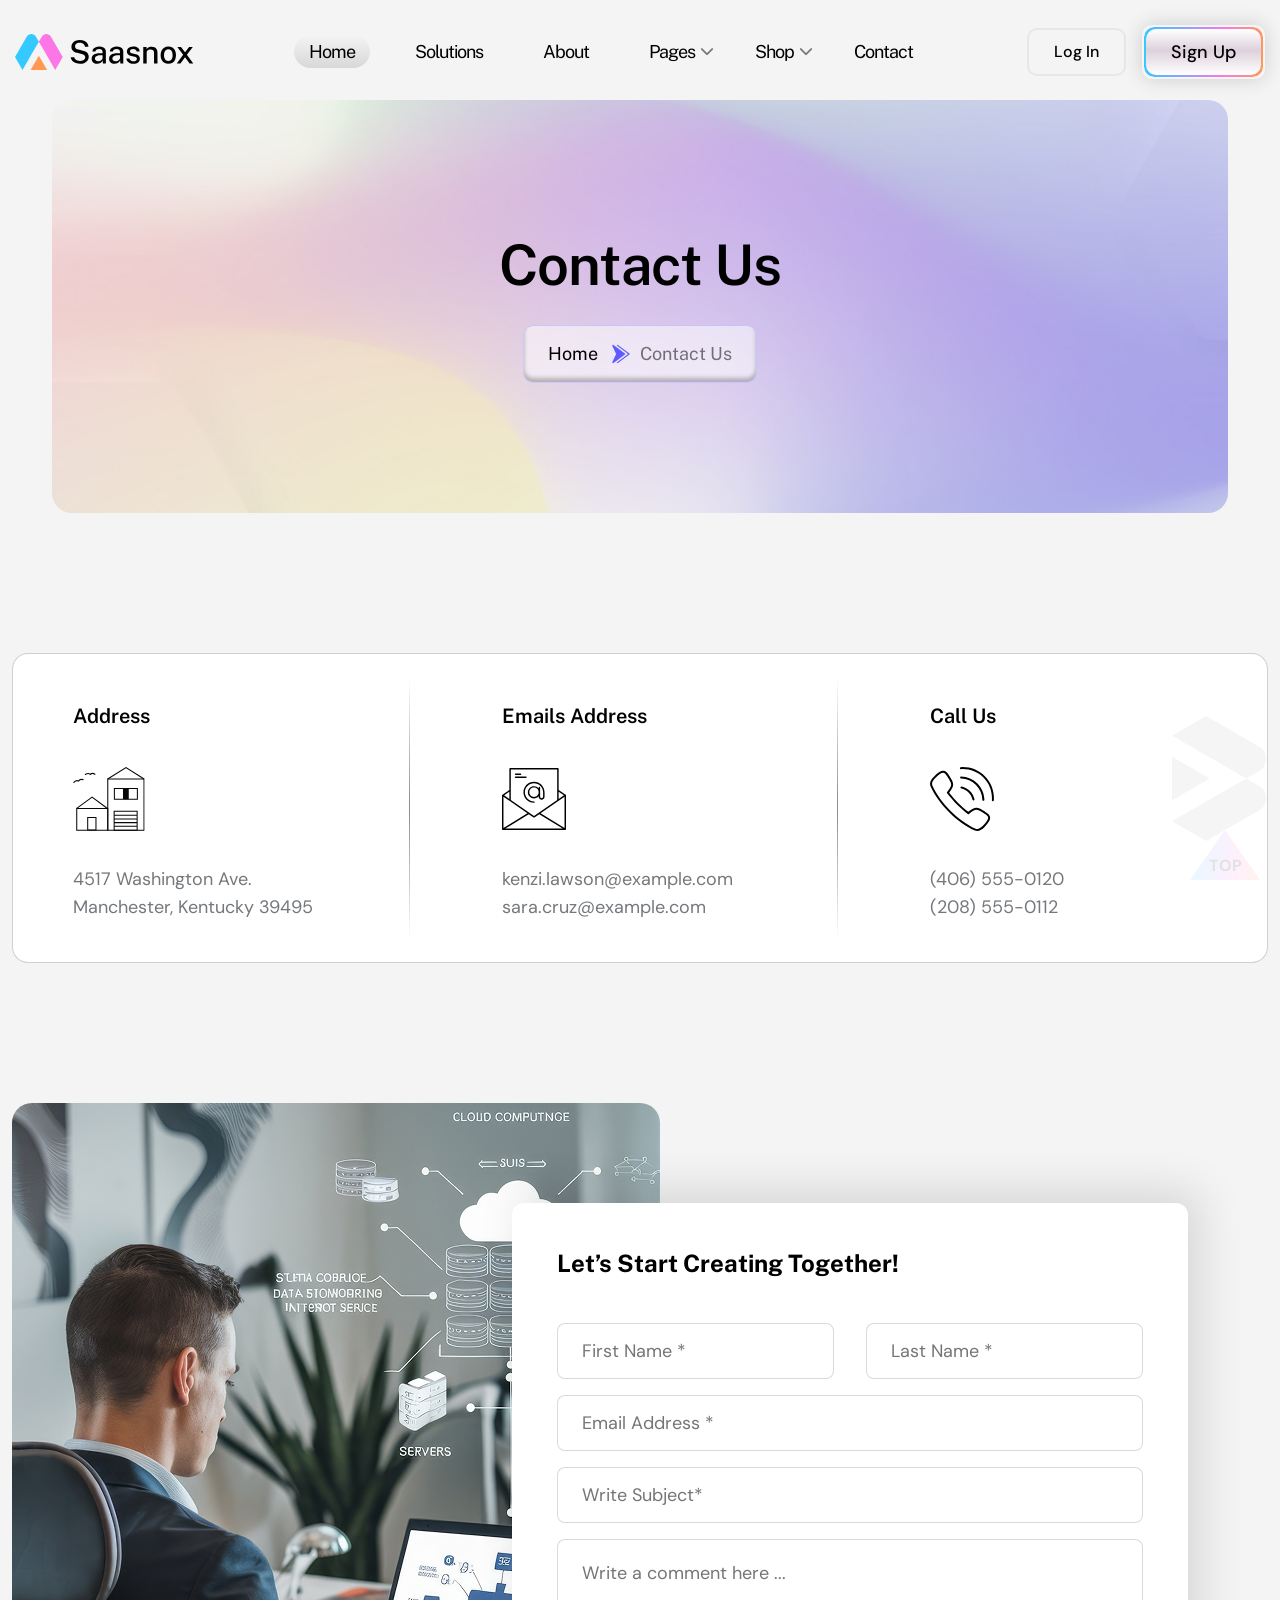
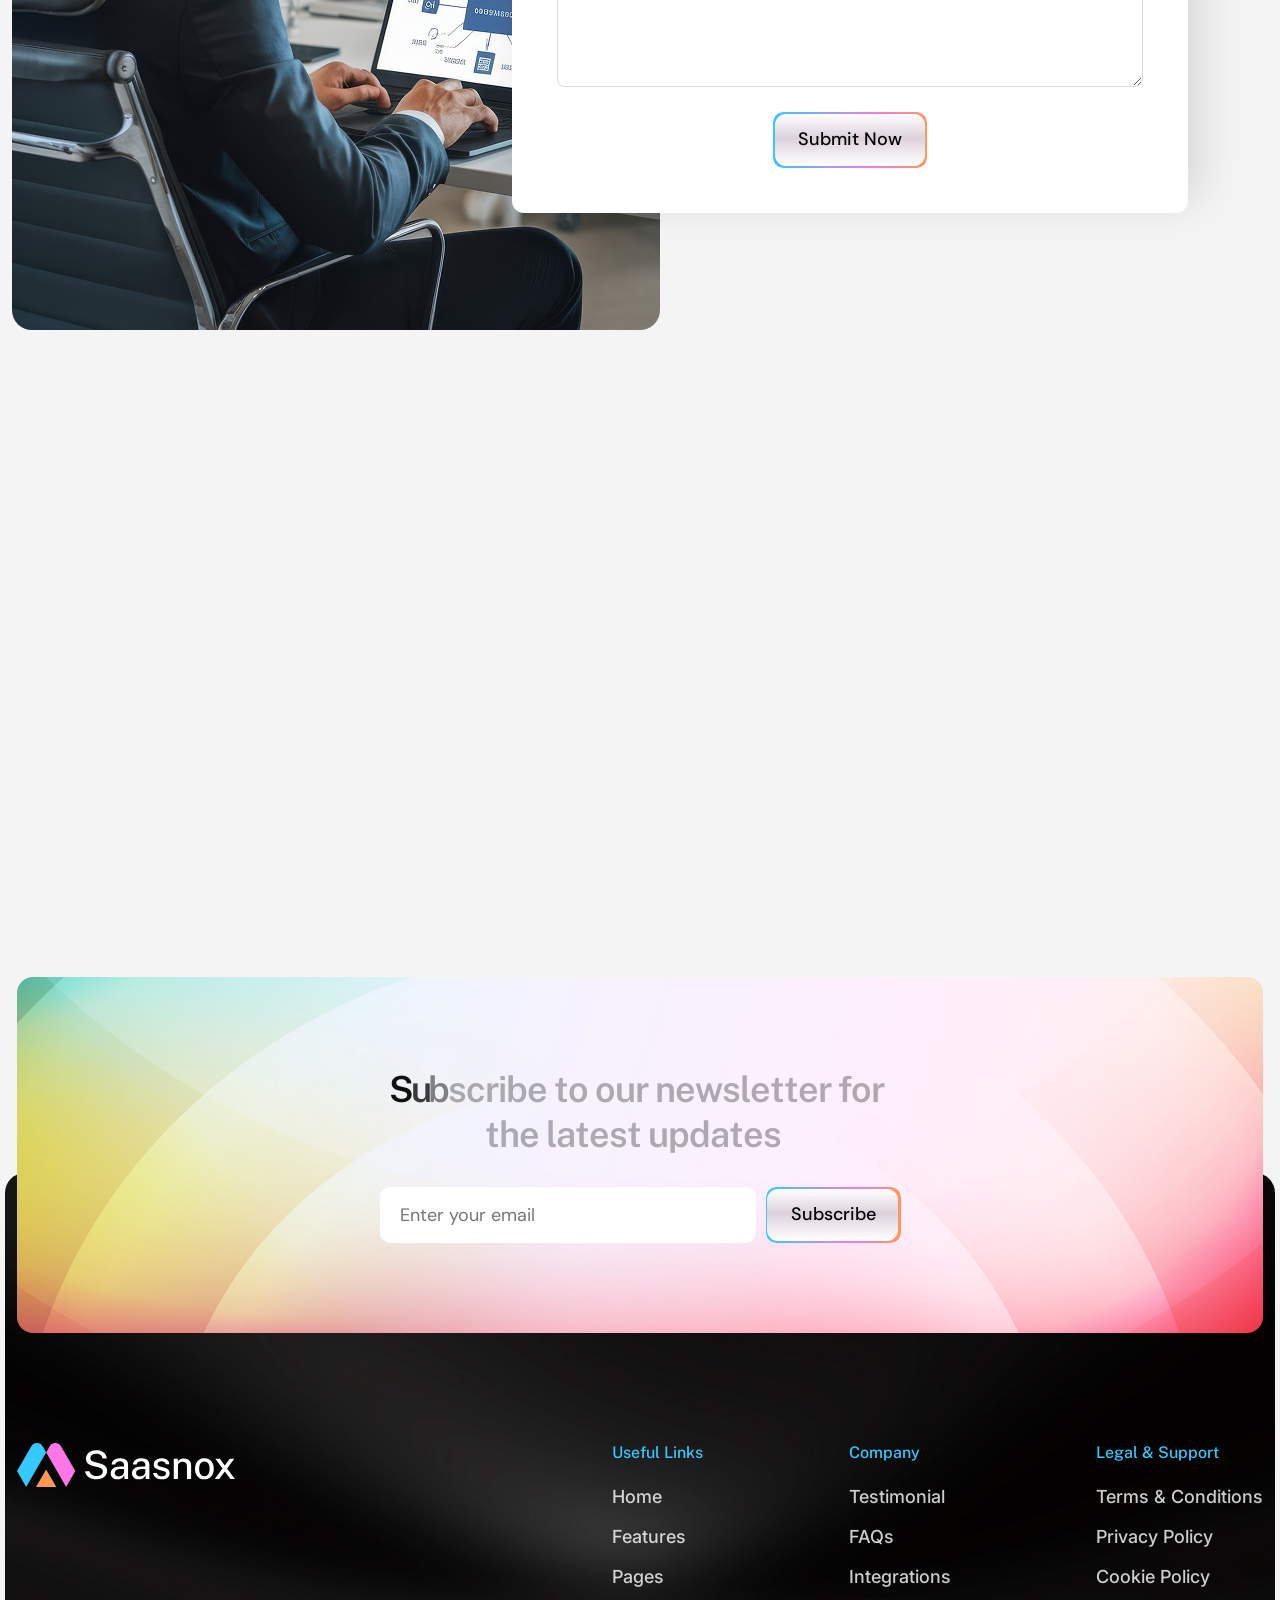
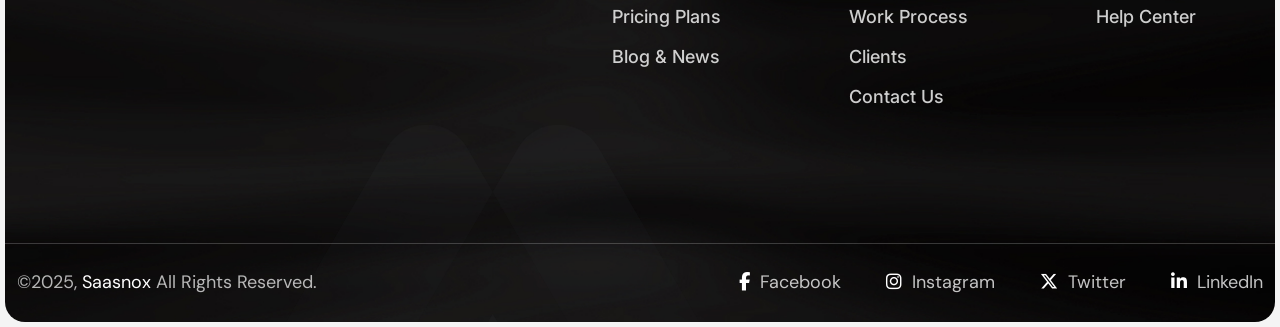
<file: contact.html>
<!DOCTYPE html>
  <html lang="en">
  <head>
  	<meta charset="UTF-8">
  	<title>Saasnox - SaaS & Tech Startup</title>
  	<meta name="description" content="Saasnox - SaaS & Tech Startup WordPress Theme">
  	<meta name="keywords" content="appointment booking, chiropractor, dentist, doctor, doctor appointment, doctor booking, health, health theme, healthcare, hospital, medical, medical appointment, medical booking, medical theme, pharmacy">
  	<meta name="author" content="Themexriver">
  	<link rel="shortcut icon" href="assets/img/logo/fv-icon.svg" type="image/x-icon">
  	<!-- Mobile Specific Meta -->
  	<meta name="viewport" content="width=device-width, initial-scale=1">


  	<link rel="stylesheet" href="assets/css/bootstrap.min.css">
  	<link rel="stylesheet" href="assets/css/fontawesome.css">
  	<link rel="stylesheet" href="assets/css/animate.css">
  	<link rel="stylesheet" href="assets/css/swiper.min.css">
  	<link rel="stylesheet" href="assets/css/jquery-ui.css"> 
  	<link rel="stylesheet" href="assets/css/magnific-popup.css">
  	<link rel="stylesheet" href="assets/css/style.css">
  </head>
  <body class="home-1">
  	<div id="preloader">
  		<div class="preloader-logo">
  			<svg width="291" height="219" viewBox="0 0 291 219" fill="none" xmlns="http://www.w3.org/2000/svg">
  				<svg width="291" height="219" viewBox="0 0 291 219" fill="none" xmlns="http://www.w3.org/2000/svg">
  					<path class="draw fill1" d="M110.135 108.605L145.85 46.7498L128.243 16.2565C115.735 -5.40759 84.6286 -5.40759 72.1104 16.2565L0.731323 139.895L46.4099 219L110.135 108.605Z" stroke="#34C9FF" stroke-width="3" fill="none"/>
  					<path class="draw fill2" d="M196.323 218.999H95.3807L145.852 131.576L196.323 218.999Z" stroke="#FF9951" stroke-width="3" fill="none"/>
  					<path class="draw fill3" d="M181.567 108.604L145.852 46.749L163.459 16.2558C175.956 -5.41859 207.073 -5.41859 219.591 16.2558L290.981 139.895L245.302 218.999L181.567 108.604Z" stroke="#FD76E8" stroke-width="3" fill="none"/>
  				</svg>
  			</svg>
  		</div>
  	</div>
  	<div class="sn-up">
  		<a href="#" class="sn-scrollup text-center">TOP</a>
  	</div>

<!-- Start of Header section
	============================================= -->
	<header id="sn-header" class="sn-header-section header_style_one txa_sticky_header">
		<div class="sn-header-content d-flex align-items-center justify-content-between">
			<div class="brand-logo">
				<a href="#"><img src="assets/img/logo/logo1.svg" alt=""></a>
			</div>
			<nav class="main-navigation clearfix ul-li">
				<ul id="main-nav" class="nav navbar-nav clearfix">
					<li class="dropdown active">
						<a href="!#">Home</a>
						<ul class="dropdown-menu clearfix">
							<li><a class="active"  href="index.html">Home Page One</a></li>
							<li><a href="index-2.html">Home Page Two</a></li>
							<li><a href="index-3.html">Home Page Three</a></li>
							<li><a href="index-4.html">Home Page Four</a></li>
						</ul>
					</li>
					<li><a href="about.html">Solutions</a></li>
					<li><a href="about.html">About</a></li>
					<li class="dropdown">
						<a href="!#">Pages</a>
						<ul class="dropdown-menu clearfix">
							<li><a href="service.html">Services</a></li>
							<li class="dropdown">
								<a href="service-single.html">Services Details</a>
								<ul class="dropdown-menu clearfix">
									<li><a href="service-single.html">Construction </a></li>
									<li><a href="service-single-2.html">Architect Design</a></li>
									<li><a href="service-single-3.html">Interior Design</a></li>
									<li><a href="service-single-4.html">3D Animation</a></li>
									<li><a href="service-single-5.html">House Renovation</a></li>
									<li><a href="service-single-6.html">Ideas & Inspiration</a></li>
								</ul>
							</li>
							<li><a href="team.html">Team Page</a></li>
							<li class="dropdown">
								<a href="service-single.html">Blog</a>
								<ul class="dropdown-menu clearfix">
									<li><a href="service-single.html">Construction</a></li>
									<li><a href="service-single-2.html">Architect Design</a></li>
									<li><a href="service-single-3.html">Interior Design</a></li>
									<li><a href="service-single-4.html">3D Animation</a></li>
									<li><a href="service-single-5.html">House Renovation</a></li>
									<li><a href="service-single-6.html">Ideas & Inspiration</a></li>
								</ul>
							</li>
							<li><a href="faq.html">FAQ Page</a></li>
							<li><a href="pricing.html">Pricing Page</a></li>
							<li><a href="testimonial.html">Testimonial Page</a></li>
							<li><a href="contact.html">Contact Page</a></li>
							<li><a href="booking.html">Booking Page</a></li>
						</ul>
					</li>
					<li class="dropdown">
						<a href="!#">Shop</a>
						<ul class="dropdown-menu clearfix"> 
							<li><a href="shop.html">Shop Page </a></li>
							<li><a href="shop-single.html">Shop Details</a></li>
						</ul>
					</li>
					<li><a href="about.html">Contact</a></li>
				</ul>
			</nav>
			<div class="sn-btn-grp d-flex align-items-center">
				<a class="sign_up_btn" href="#">Log In</a>
				<div class="sn-btn1">
					<a href="#">
						<span>Sign Up</span>
					</a>
				</div>
				<div class="sn-mobile-menu-btn mobile_menu_button open_mobile_menu">
					<button>
						<span></span>
						<span></span>
						<span></span>
					</button>
				</div>
			</div>
		</div>
	</header>
<!-- Start of Header section
	============================================= -->


<!-- Start of Breadcrumb section
	============================================= -->
	<section id="sn-breadcrumb" class="sn-breadcrumb-sec">
		<div class="sn-breadcrumb-wrapper" data-background="assets/img/bg/bread-bg.jpg">
			<div class="container">
				<div class="sn-breadcrumb-content headline ul-li text-center">
					<h2 class="bread_title">Contact Us</h2>
					<ul>
						<li><a href="#">Home</a></li>
						<li>Contact Us</li>
					</ul>
				</div>
			</div>
		</div>
	</section>
<!-- End of Breadcrumb section
	============================================= -->


<!-- Start of Contact section
	============================================= -->
	<section id="sn-contact-cta" class="sn-contact-cta-sec pt-140">
		<div class="container">
			<div class="sn-contact-cta-content position-relative">
				<span class="sn-cta-shape position-absolute"><img src="assets/img/shape/shape14.svg" alt=""></span>
				<div class="row">
					<div class="col-lg-4">
						<div class="sn-contact-cta-item headline pera-content">
							<h3>Address</h3>
							<div class="item-icon">
								<i><img src="assets/img/icon/ic48.svg" alt=""></i>
							</div>
							<p>4517 Washington Ave. Manchester, Kentucky 39495</p>
						</div>
					</div>
					<div class="col-lg-4">
						<div class="sn-contact-cta-item headline pera-content">
							<h3>Emails Address</h3>
							<div class="item-icon">
								<i><img src="assets/img/icon/ic49.svg" alt=""></i>
							</div>
							<p>kenzi.lawson@example.com</p>
							<p>sara.cruz@example.com</p>
						</div>
					</div>
					<div class="col-lg-4">
						<div class="sn-contact-cta-item headline pera-content">
							<h3>Call Us</h3>
							<div class="item-icon">
								<i><img src="assets/img/icon/ic50.svg" alt=""></i>
							</div>
							<p>(406) 555-0120</p>
							<p>(208) 555-0112</p>
						</div>
					</div>
				</div>
			</div>
		</div>
	</section>
	<section class="sn-contact-form-sec position-relative pt-140 pb-140">
		<div class="container">
			<div class="sn-contact-form-wrap pb-100 pt-100 d-flex justify-content-end position-relative">
				<div class="form-img">
					<img src="assets/img/about/cn1.jpg" alt="">
				</div>
				<div class="art-b-comment-form headline">
					<h3>Let’s Start Creating Together!</h3>
					<div class="art-contact-form-area mt-15">
						<form action="#" method="post">
							<div class="art-contact-form-input">
								<div class="row">
									<div class="col-md-6">
										<div class="input-field">
											<input type="text" placeholder="First Name *">
										</div>
									</div>
									<div class="col-md-6">
										<div class="input-field">
											<input type="text" placeholder="Last Name *">
										</div>
									</div>
									<div class="col-md-12">
										<div class="input-field">
											<input type="email" placeholder="Email Address *">
										</div>
									</div>
									<div class="col-md-12">
										<div class="input-field">
											<input type="text" placeholder="Write Subject*">
										</div>
									</div>
									<div class="col-md-12">
										<div class="input-field">
											<textarea name="message" id="text" placeholder="Write a comment here ..."></textarea>
										</div>
									</div>
									<div class="col-md-12 text-center">
										<button><span>Submit Now</span></button>
									</div>
								</div>
							</div>
						</form>
					</div>
				</div>
			</div>
		</div>

	</section>
<!-- End of Contact section
	============================================= -->	

	<div class="log-contact-map">
		<iframe class="map" src="https://www.google.com/maps/embed?pb=!1m14!1m12!1m3!1d6209.242755903148!2d-77.04363602434464!3d38.90977276948481!2m3!1f0!2f0!3f0!3m2!1i1024!2i768!4f13.1!5e0!3m2!1sen!2sus!4v1394992895496"  height="830" width="100%"></iframe>
	</div>


<!-- Start of Footer section
	============================================= -->
	<footer id="sn-ftr" class="sn-ftr-sec">
		<div class="container">
			<div class="sn-ftr-newsletter text-center  headline" data-background="assets/img/bg/news-bg.jpg">
				<h3 class=" sn-itm-title sn-itm-anim">Subscribe to our newsletter for the latest updates</h3>
				<div class="newsletter-form d-flex flex-wrap justify-content-center">
					<input type="text" placeholder="Enter your email">
					<button><span>Subscribe</span></button>
				</div>
			</div>
		</div>
		<div class="sn-ftr-widget-area position-relative " data-background="assets/img/bg/ftr-bg.jpg">
			<span class="sn-ftr-icon top_view position-absolute">
				<svg width="418" height="315" viewBox="0 0 418 315" fill="none" xmlns="http://www.w3.org/2000/svg">
					<g opacity="0.36">
						<path class="sn_line_1" fill-rule="evenodd" clip-rule="evenodd" d="M157.361 156.207L208.732 67.2368L183.407 23.3765C165.416 -7.78435 120.674 -7.78435 102.668 23.3765L0 201.214L65.7019 314.995L157.361 156.207Z" fill="url(#paint0_linear_1_3439)"/>
						<path class="sn_line_2" fill-rule="evenodd" clip-rule="evenodd" d="M281.331 315.001H136.14L208.735 189.255L281.331 315.001Z" fill="url(#paint1_linear_1_3439)"/>
						<path class="sn_line_3" fill-rule="evenodd" clip-rule="evenodd" d="M260.107 156.212L208.736 67.242L234.061 23.3817C252.037 -7.79388 296.794 -7.79388 314.8 23.3817L417.483 201.219L351.781 315L260.107 156.212Z" fill="url(#paint2_linear_1_3439)"/>
					</g>
					<defs>
						<linearGradient id="paint0_linear_1_3439" x1="104.366" y1="0.00585937" x2="104.366" y2="314.995" gradientUnits="userSpaceOnUse">
							<stop stop-color="#535862"/>
							<stop offset="1" stop-color="#0E0D0E"/>
						</linearGradient>
						<linearGradient id="paint1_linear_1_3439" x1="208.735" y1="189.255" x2="208.735" y2="315.001" gradientUnits="userSpaceOnUse">
							<stop stop-color="#535862"/>
							<stop offset="1" stop-color="#0E0D0E"/>
						</linearGradient>
						<linearGradient id="paint2_linear_1_3439" x1="313.109" y1="0" x2="313.109" y2="315" gradientUnits="userSpaceOnUse">
							<stop stop-color="#535862"/>
							<stop offset="1" stop-color="#0E0D0E"/>
						</linearGradient>
					</defs>
				</svg>
			</span>
			<div class="container">
				<div class="sn-ftr-widget-wrap pb-120 d-flex justify-content-between">
					<div class="sn-ftr-logo">
						<div class="brand-logo">
							<a href="#"><img src="assets/img/logo/logo2.svg" alt=""></a>
						</div>
					</div>
					<div class="sn-ftr-menu-widget d-flex">
						<div class="sn-ftr-widget headline ul-li-block">
							<div class="menu-widget">
								<h3 class="widget-title">Useful Links</h3>
								<ul>
									<li><a href="#">Home</a></li>
									<li><a href="#">Features</a></li>
									<li><a href="#">Pages</a></li>
									<li><a href="#">Pricing Plans</a></li>
									<li><a href="#">Blog & News</a></li>
								</ul>
							</div>
						</div>
						<div class="sn-ftr-widget headline ul-li-block">
							<div class="menu-widget">
								<h3 class="widget-title">Company </h3>
								<ul>
									<li><a href="#">Testimonial</a></li>
									<li><a href="#">FAQs</a></li>
									<li><a href="#">Integrations</a></li>
									<li><a href="#">Work Process</a></li>
									<li><a href="#">Clients</a></li>
									<li><a href="#">Contact Us</a></li>
								</ul>
							</div>
						</div>
						<div class="sn-ftr-widget headline ul-li-block">
							<div class="menu-widget">
								<h3 class="widget-title">Legal & Support</h3>
								<ul>
									<li><a href="#">Terms & Conditions</a></li>
									<li><a href="#">Privacy Policy</a></li>
									<li><a href="#">Cookie Policy</a></li>
									<li><a href="#">Help Center</a></li>
								</ul>
							</div>
						</div>
					</div>
				</div>
			</div>
			<div class="sn-ftr-copyright">
				<div class="container">
					<div class="sn-ftr-copyright-wrap pera-content d-flex justify-content-between">
						<p>©2025, <a href="#"> Saasnox</a> All Rights Reserved.</p>
						<div class="sn-copyright-social">
							<a href="#"><i class="fa-brands fa-facebook-f"></i> Facebook</a>
							<a href="#"><i class="fa-brands fa-instagram"></i> Instagram</a>
							<a href="#"><i class="fa-brands fa-x-twitter"></i> Twitter</a>
							<a href="#"><i class="fa-brands fa-linkedin-in"></i> LinkedIn</a>
						</div>
					</div>
				</div>
			</div>
		</div>
	</footer>
<!-- End of Footer section
	============================================= -->	



	<!-- For Js Library -->
	<script src="assets/js/jquery-3.7.0.min.js"></script>
	<script src="assets/js/bootstrap.bundle.min.js"></script>
	<script src="assets/js/swiper-bundle.min.js"></script>
	<script src="assets/js/wow.min.js"></script>
	<script src="assets/js/appear.js"></script>
	<script src="assets/js/gsap.min.js"></script>
	<script src="assets/js/knob.js"></script>
	<script src="assets/js/jquery.counterup.min.js"></script>
	<script src="assets/js/isotope.pkgd.min.js"></script>
	<script src="assets/js/imagesloaded.pkgd.min.js"></script>
	<script src="assets/js/waypoints.min.js"></script>
	<script src="assets/js/jqueryui.js"></script>
	<script src="assets/js/jquery.magnific-popup.min.js"></script>
	<script src="assets/js/jquery.marquee.min.js"></script>
	<script src="assets/js/lenis.min.js"></script>
	<script src="assets/js/split-type.min.js"></script>
	<script src="assets/js/CustomEase.min.js"></script>
	<script src="assets/js/ScrollTrigger.min.js"></script>
	<script src="assets/js/SplitText.min.js"></script>
	<script src="assets/js/chart.js"></script>
	<script src="assets/js/parallax-scroll.js"></script>
	<script src="assets/js/script.js"></script>
</body>
</html>
</file>
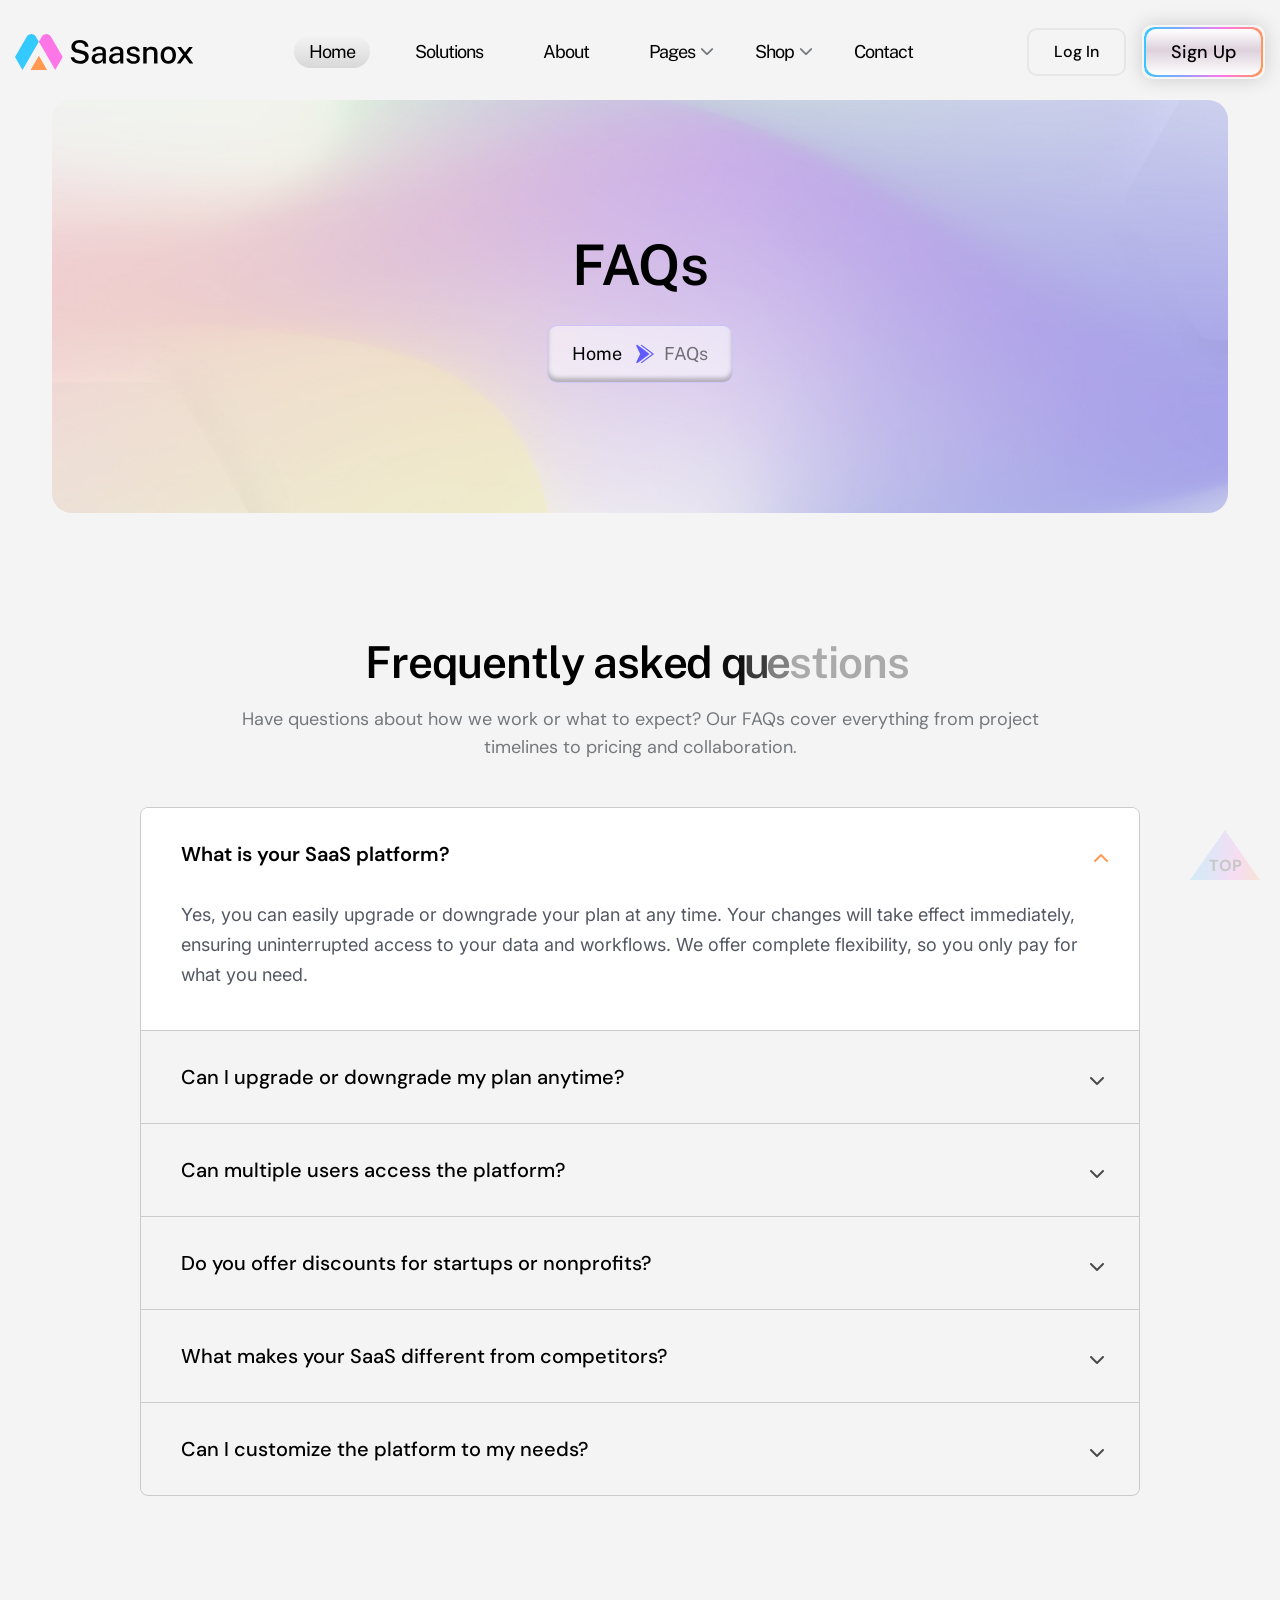
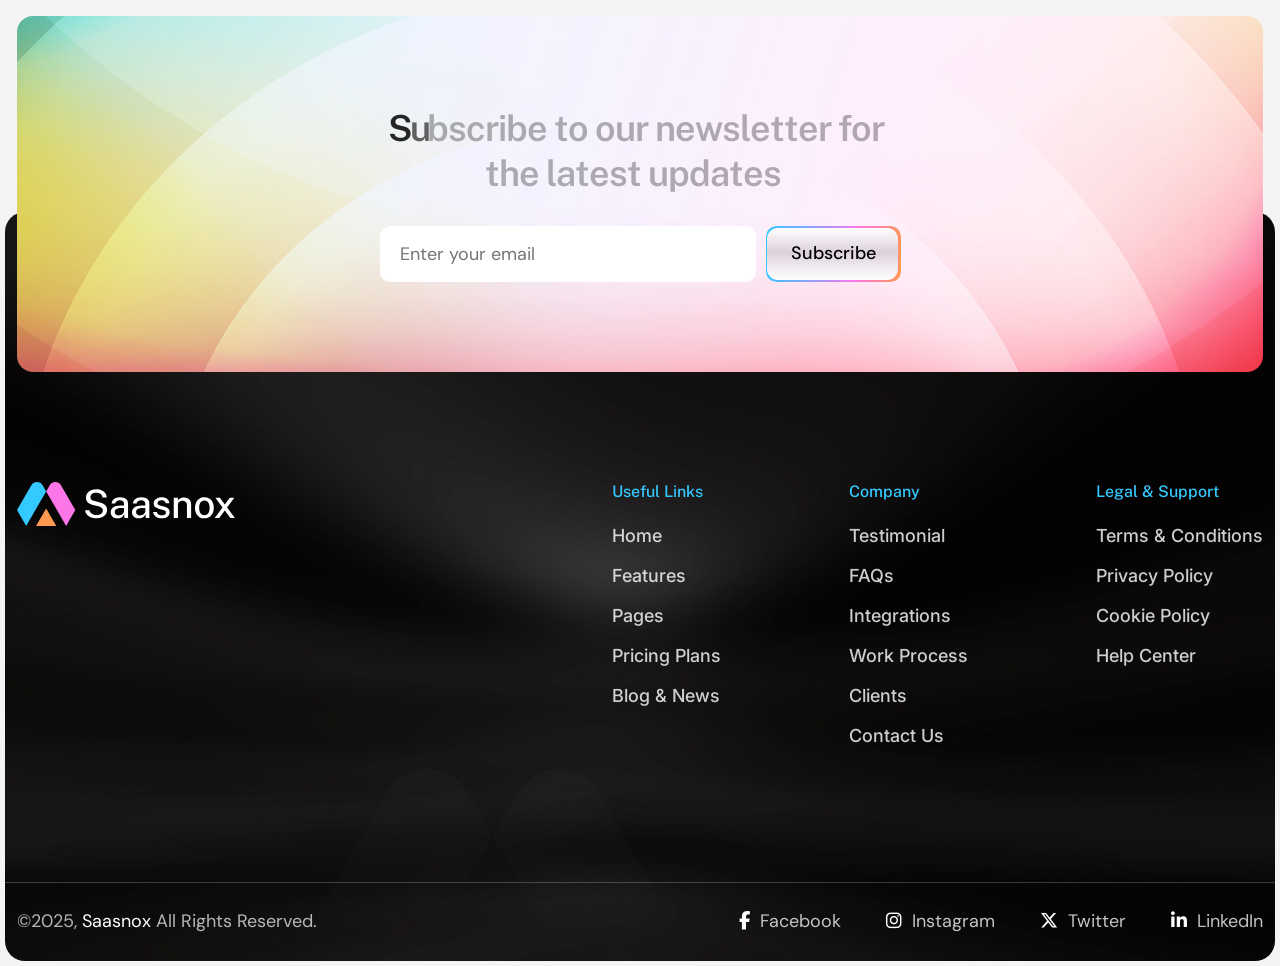
<file: faq.html>
<!DOCTYPE html>
  <html lang="en">
  <head>
  	<meta charset="UTF-8">
  	<title>Saasnox - SaaS & Tech Startup</title>
  	<meta name="description" content="Saasnox - SaaS & Tech Startup WordPress Theme">
  	<meta name="keywords" content="appointment booking, chiropractor, dentist, doctor, doctor appointment, doctor booking, health, health theme, healthcare, hospital, medical, medical appointment, medical booking, medical theme, pharmacy">
  	<meta name="author" content="Themexriver">
  	<link rel="shortcut icon" href="assets/img/logo/fv-icon.svg" type="image/x-icon">
  	<!-- Mobile Specific Meta -->
  	<meta name="viewport" content="width=device-width, initial-scale=1">


  	<link rel="stylesheet" href="assets/css/bootstrap.min.css">
  	<link rel="stylesheet" href="assets/css/fontawesome.css">
  	<link rel="stylesheet" href="assets/css/animate.css">
  	<link rel="stylesheet" href="assets/css/swiper.min.css">
  	<link rel="stylesheet" href="assets/css/jquery-ui.css"> 
  	<link rel="stylesheet" href="assets/css/magnific-popup.css">
  	<link rel="stylesheet" href="assets/css/style.css">
  </head>
  <body class="home-1">
  	<div id="preloader">
  		<div class="preloader-logo">
  			<svg width="291" height="219" viewBox="0 0 291 219" fill="none" xmlns="http://www.w3.org/2000/svg">
  				<svg width="291" height="219" viewBox="0 0 291 219" fill="none" xmlns="http://www.w3.org/2000/svg">
  					<path class="draw fill1" d="M110.135 108.605L145.85 46.7498L128.243 16.2565C115.735 -5.40759 84.6286 -5.40759 72.1104 16.2565L0.731323 139.895L46.4099 219L110.135 108.605Z" stroke="#34C9FF" stroke-width="3" fill="none"/>
  					<path class="draw fill2" d="M196.323 218.999H95.3807L145.852 131.576L196.323 218.999Z" stroke="#FF9951" stroke-width="3" fill="none"/>
  					<path class="draw fill3" d="M181.567 108.604L145.852 46.749L163.459 16.2558C175.956 -5.41859 207.073 -5.41859 219.591 16.2558L290.981 139.895L245.302 218.999L181.567 108.604Z" stroke="#FD76E8" stroke-width="3" fill="none"/>
  				</svg>
  			</svg>
  		</div>
  	</div>
  	<div class="sn-up">
  		<a href="#" class="sn-scrollup text-center">TOP</a>
  	</div>

<!-- Start of Header section
	============================================= -->
	<header id="sn-header" class="sn-header-section header_style_one txa_sticky_header">
		<div class="sn-header-content d-flex align-items-center justify-content-between">
			<div class="brand-logo">
				<a href="#"><img src="assets/img/logo/logo1.svg" alt=""></a>
			</div>
			<nav class="main-navigation clearfix ul-li">
				<ul id="main-nav" class="nav navbar-nav clearfix">
					<li class="dropdown active">
						<a href="!#">Home</a>
						<ul class="dropdown-menu clearfix">
							<li><a class="active"  href="index.html">Home Page One</a></li>
							<li><a href="index-2.html">Home Page Two</a></li>
							<li><a href="index-3.html">Home Page Three</a></li>
							<li><a href="index-4.html">Home Page Four</a></li>
						</ul>
					</li>
					<li><a href="about.html">Solutions</a></li>
					<li><a href="about.html">About</a></li>
					<li class="dropdown">
						<a href="!#">Pages</a>
						<ul class="dropdown-menu clearfix">
							<li><a href="service.html">Services</a></li>
							<li class="dropdown">
								<a href="service-single.html">Services Details</a>
								<ul class="dropdown-menu clearfix">
									<li><a href="service-single.html">Construction </a></li>
									<li><a href="service-single-2.html">Architect Design</a></li>
									<li><a href="service-single-3.html">Interior Design</a></li>
									<li><a href="service-single-4.html">3D Animation</a></li>
									<li><a href="service-single-5.html">House Renovation</a></li>
									<li><a href="service-single-6.html">Ideas & Inspiration</a></li>
								</ul>
							</li>
							<li><a href="team.html">Team Page</a></li>
							<li class="dropdown">
								<a href="service-single.html">Blog</a>
								<ul class="dropdown-menu clearfix">
									<li><a href="service-single.html">Construction</a></li>
									<li><a href="service-single-2.html">Architect Design</a></li>
									<li><a href="service-single-3.html">Interior Design</a></li>
									<li><a href="service-single-4.html">3D Animation</a></li>
									<li><a href="service-single-5.html">House Renovation</a></li>
									<li><a href="service-single-6.html">Ideas & Inspiration</a></li>
								</ul>
							</li>
							<li><a href="faq.html">FAQ Page</a></li>
							<li><a href="pricing.html">Pricing Page</a></li>
							<li><a href="testimonial.html">Testimonial Page</a></li>
							<li><a href="contact.html">Contact Page</a></li>
							<li><a href="booking.html">Booking Page</a></li>
						</ul>
					</li>
					<li class="dropdown">
						<a href="!#">Shop</a>
						<ul class="dropdown-menu clearfix"> 
							<li><a href="shop.html">Shop Page </a></li>
							<li><a href="shop-single.html">Shop Details</a></li>
						</ul>
					</li>
					<li><a href="about.html">Contact</a></li>
				</ul>
			</nav>
			<div class="sn-btn-grp d-flex align-items-center">
				<a class="sign_up_btn" href="#">Log In</a>
				<div class="sn-btn1">
					<a href="#">
						<span>Sign Up</span>
					</a>
				</div>
				<div class="sn-mobile-menu-btn mobile_menu_button open_mobile_menu">
					<button>
						<span></span>
						<span></span>
						<span></span>
					</button>
				</div>
			</div>
		</div>
	</header>
<!-- Start of Header section
	============================================= -->


<!-- Start of Breadcrumb section
	============================================= -->
	<section id="sn-breadcrumb" class="sn-breadcrumb-sec">
		<div class="sn-breadcrumb-wrapper" data-background="assets/img/bg/bread-bg.jpg">
			<div class="container">
				<div class="sn-breadcrumb-content headline ul-li text-center">
					<h2 class="bread_title">FAQs</h2>
					<ul>
						<li><a href="#">Home</a></li>
						<li>FAQs</li>
					</ul>
				</div>
			</div>
		</div>
	</section>
<!-- End of Breadcrumb section
	============================================= -->	


<!-- Start of Faq section
	============================================= -->
	<section id="sn-faq" class="sn-faq-sec pt-125 pb-115">
		<div class="container">
			<div class="sn-sec-title text-center headline">
				<h2 class="sec_title sn-itm-title sn-itm-anim">Frequently asked questions</h2>
				<p>Have questions about how we work or what to expect? Our FAQs cover everything from project timelines to pricing and collaboration.</p>
			</div>
			<div class="sn-faq-content">
				<div class="accordion" id="accordionExample_31">
					<div class="accordion-item   wow fadeInUp"  data-wow-delay="300ms" data-wow-duration="1000ms">
						<h2 class="accordion-header" id="heading10">
							<button class="accordion-button" type="button" data-bs-toggle="collapse" data-bs-target="#collapse10" aria-expanded="true" aria-controls="collapse10">
								<span>What is your SaaS platform?</span>
							</button>
						</h2>
						<div id="collapse10" class="accordion-collapse collapse show" aria-labelledby="heading10" data-bs-parent="#accordionExample_31">
							<div class="accordion-body ">
								<div class="bi-faq-text">
									Yes, you can easily upgrade or downgrade your plan at any time. Your changes will take effect immediately, ensuring uninterrupted access to your data and workflows. We offer complete flexibility, so you only pay for what you need.  
								</div>
							</div>
						</div>
					</div>
					<div class="accordion-item  wow fadeInUp"  data-wow-delay="400ms" data-wow-duration="1000ms">
						<h2 class="accordion-header" id="heading13">
							<button class="accordion-button collapsed" type="button" data-bs-toggle="collapse" data-bs-target="#collapse13" aria-expanded="false" aria-controls="collapse13">
								<span>Can I upgrade or downgrade my plan anytime?</span>
							</button>
						</h2>
						<div id="collapse13" class="accordion-collapse collapse" aria-labelledby="heading13" data-bs-parent="#accordionExample_31">
							<div class="accordion-body ">
								<div class="bi-faq-text">
									Yes, you can easily upgrade or downgrade your plan at any time. Your changes will take effect immediately, ensuring uninterrupted access to your data and workflows. We offer complete flexibility, so you only pay for what you need. 
								</div>
							</div>
						</div>
					</div>
					<div class="accordion-item  wow fadeInUp"  data-wow-delay="500ms" data-wow-duration="1000ms">
						<h2 class="accordion-header" id="heading14">
							<button class="accordion-button collapsed" type="button" data-bs-toggle="collapse" data-bs-target="#collapse14" aria-expanded="false" aria-controls="collapse14">
								<span>Can multiple users access the platform?</span>
							</button>
						</h2>
						<div id="collapse14" class="accordion-collapse collapse" aria-labelledby="heading14" data-bs-parent="#accordionExample_31">
							<div class="accordion-body ">
								<div class="bi-faq-text">
									Yes, you can easily upgrade or downgrade your plan at any time. Your changes will take effect immediately, ensuring uninterrupted access to your data and workflows. We offer complete flexibility, so you only pay for what you need. 
								</div>
							</div>
						</div>
					</div>
					<div class="accordion-item   wow fadeInUp"  data-wow-delay="600ms" data-wow-duration="1000ms">
						<h2 class="accordion-header" id="heading88">
							<button class="accordion-button collapsed" type="button" data-bs-toggle="collapse" data-bs-target="#collapse88" aria-expanded="true" aria-controls="collapse88">
								<span>Do you offer discounts for startups or nonprofits?</span>
							</button>
						</h2>
						<div id="collapse88" class="accordion-collapse collapse" aria-labelledby="heading88" data-bs-parent="#accordionExample_31">
							<div class="accordion-body">
								<div class="bi-faq-text">
									Yes, you can easily upgrade or downgrade your plan at any time. Your changes will take effect immediately, ensuring uninterrupted access to your data and workflows. We offer complete flexibility, so you only pay for what you need.  
								</div>
							</div>
						</div>
					</div>
					<div class="accordion-item  wow fadeInUp"  data-wow-delay="700ms" data-wow-duration="1000ms">
						<h2 class="accordion-header" id="heading89">
							<button class="accordion-button collapsed" type="button" data-bs-toggle="collapse" data-bs-target="#collapse89" aria-expanded="false" aria-controls="collapse89">
								<span>What makes your SaaS different from competitors?</span>
							</button>
						</h2>
						<div id="collapse89" class="accordion-collapse collapse" aria-labelledby="heading89" data-bs-parent="#accordionExample_31">
							<div class="accordion-body ">
								<div class="bi-faq-text">
									Yes, you can easily upgrade or downgrade your plan at any time. Your changes will take effect immediately, ensuring uninterrupted access to your data and workflows. We offer complete flexibility, so you only pay for what you need. 
								</div>
							</div>
						</div>
					</div>
					<div class="accordion-item  wow fadeInUp"  data-wow-delay="700ms" data-wow-duration="1000ms">
						<h2 class="accordion-header" id="heading90">
							<button class="accordion-button collapsed" type="button" data-bs-toggle="collapse" data-bs-target="#collapse90" aria-expanded="false" aria-controls="collapse90">
								<span>Can I customize the platform to my needs?</span>
							</button>
						</h2>
						<div id="collapse90" class="accordion-collapse collapse" aria-labelledby="heading90" data-bs-parent="#accordionExample_31">
							<div class="accordion-body ">
								<div class="bi-faq-text">
									Yes, you can easily upgrade or downgrade your plan at any time. Your changes will take effect immediately, ensuring uninterrupted access to your data and workflows. We offer complete flexibility, so you only pay for what you need. 
								</div>
							</div>
						</div>
					</div>
				</div>
			</div>
		</div>
	</section>
<!-- End of Faq section
	============================================= -->

<!-- Start of Footer section
	============================================= -->
	<footer id="sn-ftr" class="sn-ftr-sec">
		<div class="container">
			<div class="sn-ftr-newsletter text-center  headline" data-background="assets/img/bg/news-bg.jpg">
				<h3 class=" sn-itm-title sn-itm-anim">Subscribe to our newsletter for the latest updates</h3>
				<div class="newsletter-form d-flex flex-wrap justify-content-center">
					<input type="text" placeholder="Enter your email">
					<button><span>Subscribe</span></button>
				</div>
			</div>
		</div>
		<div class="sn-ftr-widget-area position-relative " data-background="assets/img/bg/ftr-bg.jpg">
			<span class="sn-ftr-icon top_view position-absolute">
				<svg width="418" height="315" viewBox="0 0 418 315" fill="none" xmlns="http://www.w3.org/2000/svg">
					<g opacity="0.36">
						<path class="sn_line_1" fill-rule="evenodd" clip-rule="evenodd" d="M157.361 156.207L208.732 67.2368L183.407 23.3765C165.416 -7.78435 120.674 -7.78435 102.668 23.3765L0 201.214L65.7019 314.995L157.361 156.207Z" fill="url(#paint0_linear_1_3439)"/>
						<path class="sn_line_2" fill-rule="evenodd" clip-rule="evenodd" d="M281.331 315.001H136.14L208.735 189.255L281.331 315.001Z" fill="url(#paint1_linear_1_3439)"/>
						<path class="sn_line_3" fill-rule="evenodd" clip-rule="evenodd" d="M260.107 156.212L208.736 67.242L234.061 23.3817C252.037 -7.79388 296.794 -7.79388 314.8 23.3817L417.483 201.219L351.781 315L260.107 156.212Z" fill="url(#paint2_linear_1_3439)"/>
					</g>
					<defs>
						<linearGradient id="paint0_linear_1_3439" x1="104.366" y1="0.00585937" x2="104.366" y2="314.995" gradientUnits="userSpaceOnUse">
							<stop stop-color="#535862"/>
							<stop offset="1" stop-color="#0E0D0E"/>
						</linearGradient>
						<linearGradient id="paint1_linear_1_3439" x1="208.735" y1="189.255" x2="208.735" y2="315.001" gradientUnits="userSpaceOnUse">
							<stop stop-color="#535862"/>
							<stop offset="1" stop-color="#0E0D0E"/>
						</linearGradient>
						<linearGradient id="paint2_linear_1_3439" x1="313.109" y1="0" x2="313.109" y2="315" gradientUnits="userSpaceOnUse">
							<stop stop-color="#535862"/>
							<stop offset="1" stop-color="#0E0D0E"/>
						</linearGradient>
					</defs>
				</svg>
			</span>
			<div class="container">
				<div class="sn-ftr-widget-wrap pb-120 d-flex justify-content-between">
					<div class="sn-ftr-logo">
						<div class="brand-logo">
							<a href="#"><img src="assets/img/logo/logo2.svg" alt=""></a>
						</div>
					</div>
					<div class="sn-ftr-menu-widget d-flex">
						<div class="sn-ftr-widget headline ul-li-block">
							<div class="menu-widget">
								<h3 class="widget-title">Useful Links</h3>
								<ul>
									<li><a href="#">Home</a></li>
									<li><a href="#">Features</a></li>
									<li><a href="#">Pages</a></li>
									<li><a href="#">Pricing Plans</a></li>
									<li><a href="#">Blog & News</a></li>
								</ul>
							</div>
						</div>
						<div class="sn-ftr-widget headline ul-li-block">
							<div class="menu-widget">
								<h3 class="widget-title">Company </h3>
								<ul>
									<li><a href="#">Testimonial</a></li>
									<li><a href="#">FAQs</a></li>
									<li><a href="#">Integrations</a></li>
									<li><a href="#">Work Process</a></li>
									<li><a href="#">Clients</a></li>
									<li><a href="#">Contact Us</a></li>
								</ul>
							</div>
						</div>
						<div class="sn-ftr-widget headline ul-li-block">
							<div class="menu-widget">
								<h3 class="widget-title">Legal & Support</h3>
								<ul>
									<li><a href="#">Terms & Conditions</a></li>
									<li><a href="#">Privacy Policy</a></li>
									<li><a href="#">Cookie Policy</a></li>
									<li><a href="#">Help Center</a></li>
								</ul>
							</div>
						</div>
					</div>
				</div>
			</div>
			<div class="sn-ftr-copyright">
				<div class="container">
					<div class="sn-ftr-copyright-wrap pera-content d-flex justify-content-between">
						<p>©2025, <a href="#"> Saasnox</a> All Rights Reserved.</p>
						<div class="sn-copyright-social">
							<a href="#"><i class="fa-brands fa-facebook-f"></i> Facebook</a>
							<a href="#"><i class="fa-brands fa-instagram"></i> Instagram</a>
							<a href="#"><i class="fa-brands fa-x-twitter"></i> Twitter</a>
							<a href="#"><i class="fa-brands fa-linkedin-in"></i> LinkedIn</a>
						</div>
					</div>
				</div>
			</div>
		</div>
	</footer>
<!-- End of Footer section
	============================================= -->	



	<!-- For Js Library -->
	<script src="assets/js/jquery-3.7.0.min.js"></script>
	<script src="assets/js/bootstrap.bundle.min.js"></script>
	<script src="assets/js/swiper-bundle.min.js"></script>
	<script src="assets/js/wow.min.js"></script>
	<script src="assets/js/appear.js"></script>
	<script src="assets/js/gsap.min.js"></script>
	<script src="assets/js/knob.js"></script>
	<script src="assets/js/jquery.counterup.min.js"></script>
	<script src="assets/js/isotope.pkgd.min.js"></script>
	<script src="assets/js/imagesloaded.pkgd.min.js"></script>
	<script src="assets/js/waypoints.min.js"></script>
	<script src="assets/js/jqueryui.js"></script>
	<script src="assets/js/jquery.magnific-popup.min.js"></script>
	<script src="assets/js/jquery.marquee.min.js"></script>
	<script src="assets/js/lenis.min.js"></script>
	<script src="assets/js/split-type.min.js"></script>
	<script src="assets/js/CustomEase.min.js"></script>
	<script src="assets/js/ScrollTrigger.min.js"></script>
	<script src="assets/js/SplitText.min.js"></script>
	<script src="assets/js/chart.js"></script>
	<script src="assets/js/parallax-scroll.js"></script>
	<script src="assets/js/script.js"></script>
</body>
</html>
</file>
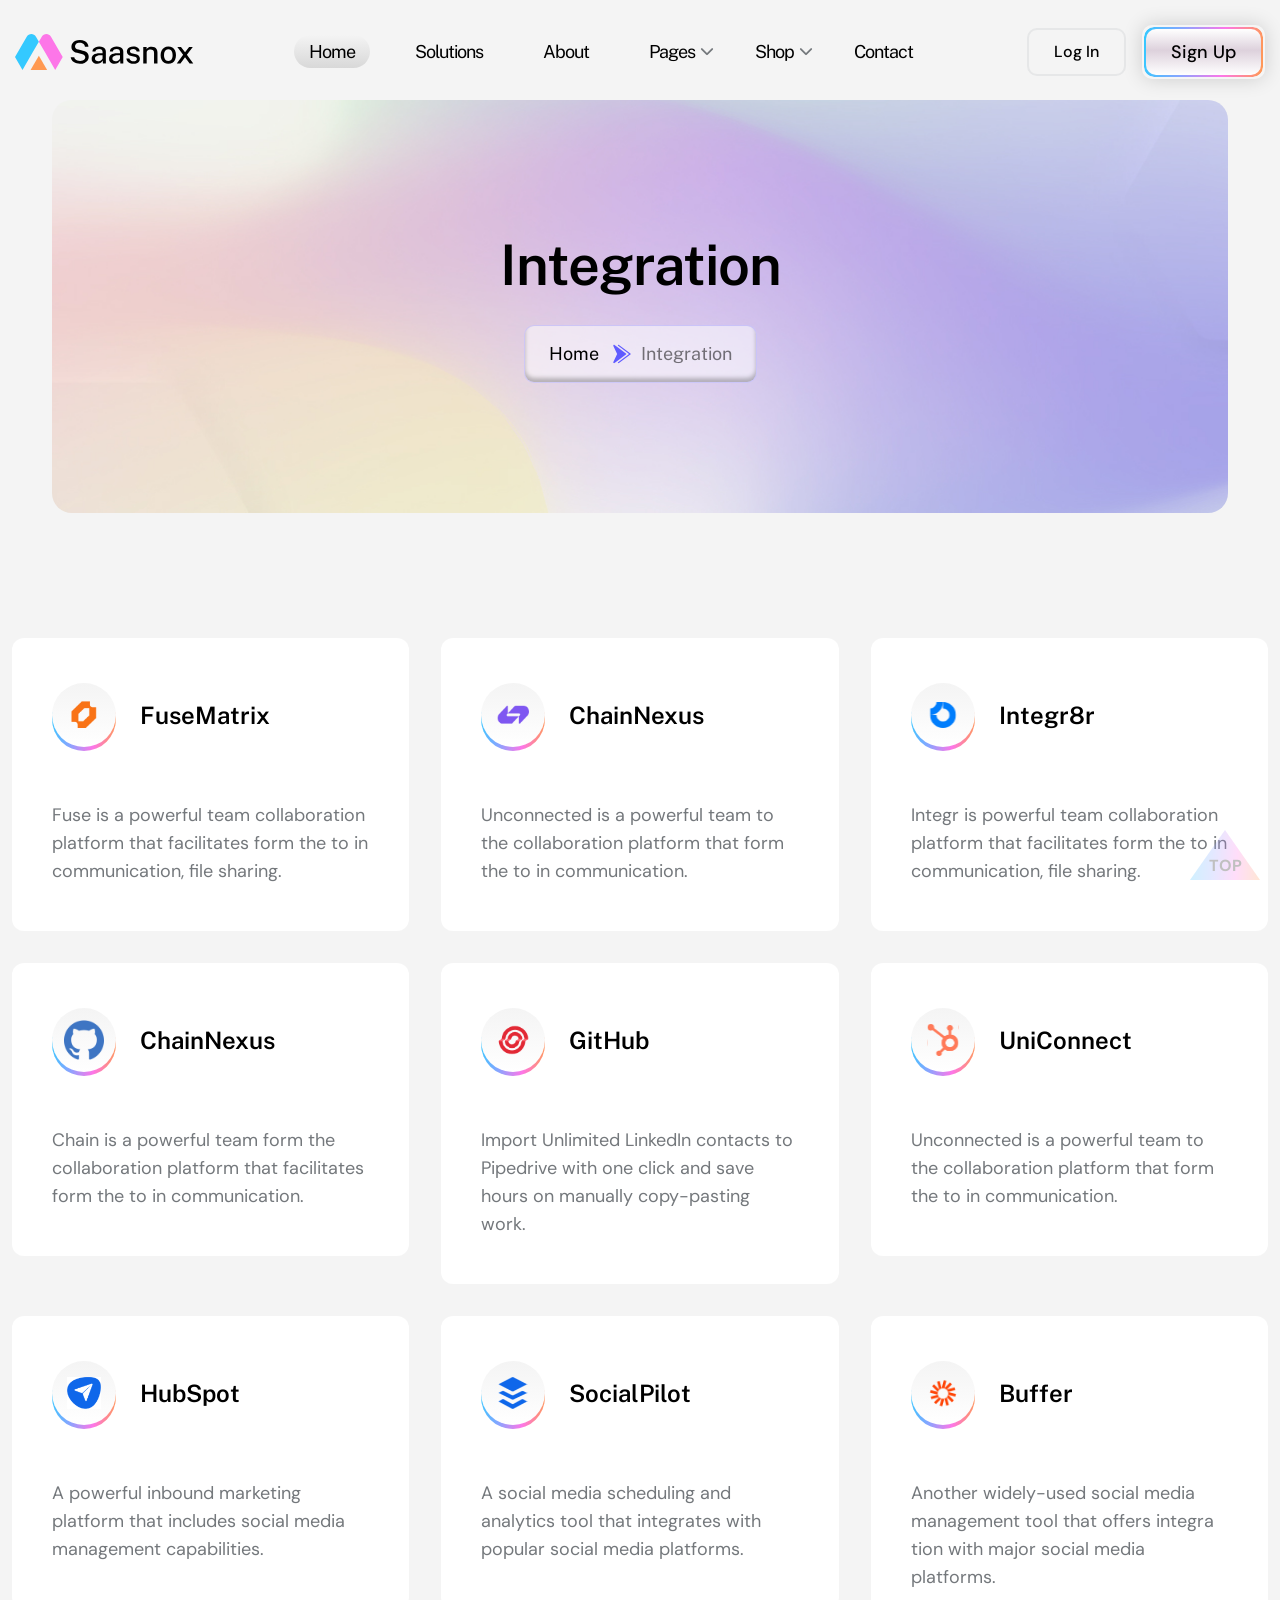
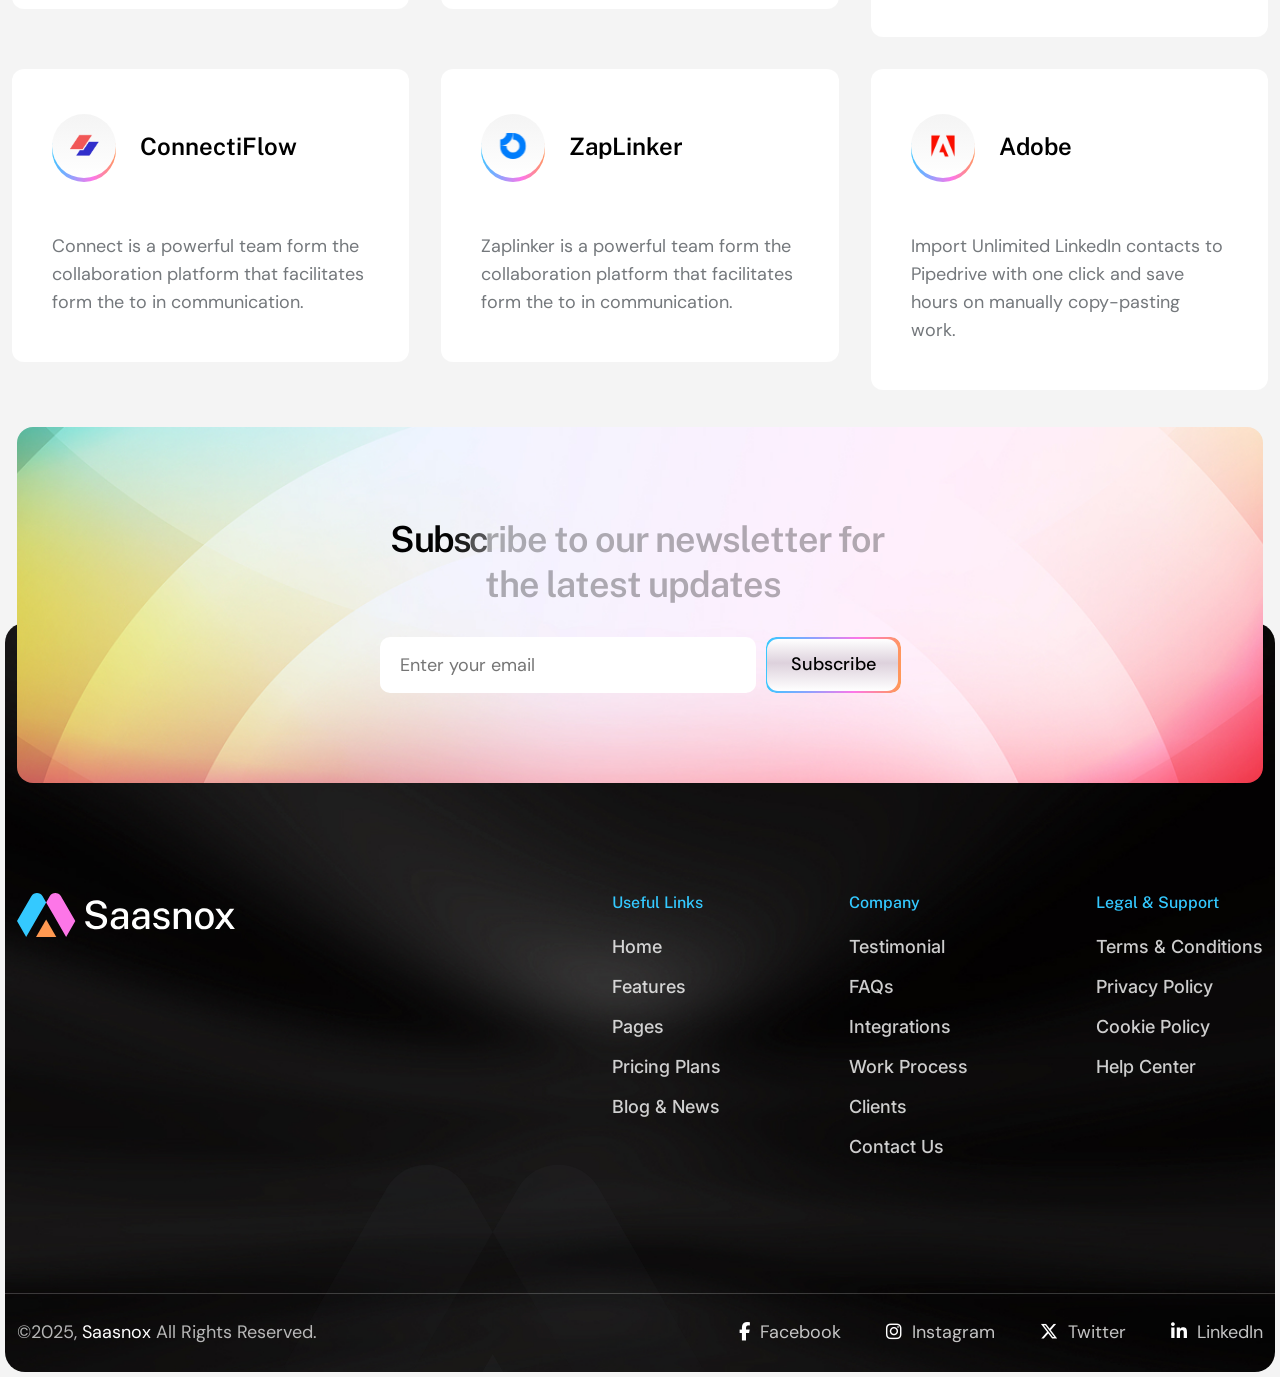
<file: integration.html>
<!DOCTYPE html>
  <html lang="en">
  <head>
  	<meta charset="UTF-8">
  	<title>Saasnox - SaaS & Tech Startup</title>
  	<meta name="description" content="Saasnox - SaaS & Tech Startup WordPress Theme">
  	<meta name="keywords" content="appointment booking, chiropractor, dentist, doctor, doctor appointment, doctor booking, health, health theme, healthcare, hospital, medical, medical appointment, medical booking, medical theme, pharmacy">
  	<meta name="author" content="Themexriver">
  	<link rel="shortcut icon" href="assets/img/logo/fv-icon.svg" type="image/x-icon">
  	<!-- Mobile Specific Meta -->
  	<meta name="viewport" content="width=device-width, initial-scale=1">


  	<link rel="stylesheet" href="assets/css/bootstrap.min.css">
  	<link rel="stylesheet" href="assets/css/fontawesome.css">
  	<link rel="stylesheet" href="assets/css/animate.css">
  	<link rel="stylesheet" href="assets/css/swiper.min.css">
  	<link rel="stylesheet" href="assets/css/jquery-ui.css"> 
  	<link rel="stylesheet" href="assets/css/magnific-popup.css">
  	<link rel="stylesheet" href="assets/css/style.css">
  </head>
  <body class="home-1">
  	<div id="preloader">
  		<div class="preloader-logo">
  			<svg width="291" height="219" viewBox="0 0 291 219" fill="none" xmlns="http://www.w3.org/2000/svg">
  				<svg width="291" height="219" viewBox="0 0 291 219" fill="none" xmlns="http://www.w3.org/2000/svg">
  					<path class="draw fill1" d="M110.135 108.605L145.85 46.7498L128.243 16.2565C115.735 -5.40759 84.6286 -5.40759 72.1104 16.2565L0.731323 139.895L46.4099 219L110.135 108.605Z" stroke="#34C9FF" stroke-width="3" fill="none"/>
  					<path class="draw fill2" d="M196.323 218.999H95.3807L145.852 131.576L196.323 218.999Z" stroke="#FF9951" stroke-width="3" fill="none"/>
  					<path class="draw fill3" d="M181.567 108.604L145.852 46.749L163.459 16.2558C175.956 -5.41859 207.073 -5.41859 219.591 16.2558L290.981 139.895L245.302 218.999L181.567 108.604Z" stroke="#FD76E8" stroke-width="3" fill="none"/>
  				</svg>
  			</svg>
  		</div>
  	</div>
  	<div class="sn-up">
  		<a href="#" class="sn-scrollup text-center">TOP</a>
  	</div>

<!-- Start of Header section
	============================================= -->
	<header id="sn-header" class="sn-header-section header_style_one txa_sticky_header">
		<div class="sn-header-content d-flex align-items-center justify-content-between">
			<div class="brand-logo">
				<a href="#"><img src="assets/img/logo/logo1.svg" alt=""></a>
			</div>
			<nav class="main-navigation clearfix ul-li">
				<ul id="main-nav" class="nav navbar-nav clearfix">
					<li class="dropdown active">
						<a href="!#">Home</a>
						<ul class="dropdown-menu clearfix">
							<li><a class="active"  href="index.html">Home Page One</a></li>
							<li><a href="index-2.html">Home Page Two</a></li>
							<li><a href="index-3.html">Home Page Three</a></li>
							<li><a href="index-4.html">Home Page Four</a></li>
						</ul>
					</li>
					<li><a href="about.html">Solutions</a></li>
					<li><a href="about.html">About</a></li>
					<li class="dropdown">
						<a href="!#">Pages</a>
						<ul class="dropdown-menu clearfix">
							<li><a href="service.html">Services</a></li>
							<li class="dropdown">
								<a href="service-single.html">Services Details</a>
								<ul class="dropdown-menu clearfix">
									<li><a href="service-single.html">Construction </a></li>
									<li><a href="service-single-2.html">Architect Design</a></li>
									<li><a href="service-single-3.html">Interior Design</a></li>
									<li><a href="service-single-4.html">3D Animation</a></li>
									<li><a href="service-single-5.html">House Renovation</a></li>
									<li><a href="service-single-6.html">Ideas & Inspiration</a></li>
								</ul>
							</li>
							<li><a href="team.html">Team Page</a></li>
							<li class="dropdown">
								<a href="service-single.html">Blog</a>
								<ul class="dropdown-menu clearfix">
									<li><a href="service-single.html">Construction</a></li>
									<li><a href="service-single-2.html">Architect Design</a></li>
									<li><a href="service-single-3.html">Interior Design</a></li>
									<li><a href="service-single-4.html">3D Animation</a></li>
									<li><a href="service-single-5.html">House Renovation</a></li>
									<li><a href="service-single-6.html">Ideas & Inspiration</a></li>
								</ul>
							</li>
							<li><a href="faq.html">FAQ Page</a></li>
							<li><a href="pricing.html">Pricing Page</a></li>
							<li><a href="testimonial.html">Testimonial Page</a></li>
							<li><a href="contact.html">Contact Page</a></li>
							<li><a href="booking.html">Booking Page</a></li>
						</ul>
					</li>
					<li class="dropdown">
						<a href="!#">Shop</a>
						<ul class="dropdown-menu clearfix"> 
							<li><a href="shop.html">Shop Page </a></li>
							<li><a href="shop-single.html">Shop Details</a></li>
						</ul>
					</li>
					<li><a href="about.html">Contact</a></li>
				</ul>
			</nav>
			<div class="sn-btn-grp d-flex align-items-center">
				<a class="sign_up_btn" href="#">Log In</a>
				<div class="sn-btn1">
					<a href="#">
						<span>Sign Up</span>
					</a>
				</div>
				<div class="sn-mobile-menu-btn mobile_menu_button open_mobile_menu">
					<button>
						<span></span>
						<span></span>
						<span></span>
					</button>
				</div>
			</div>
		</div>
	</header>
<!-- Start of Header section
	============================================= -->


<!-- Start of Breadcrumb section
	============================================= -->
	<section id="sn-breadcrumb" class="sn-breadcrumb-sec">
		<div class="sn-breadcrumb-wrapper" data-background="assets/img/bg/bread-bg.jpg">
			<div class="container">
				<div class="sn-breadcrumb-content headline ul-li text-center">
					<h2 class="bread_title">Integration</h2>
					<ul>
						<li><a href="#">Home</a></li>
						<li>Integration</li>
					</ul>
				</div>
			</div>
		</div>
	</section>
<!-- End of Breadcrumb section
	============================================= -->


<!-- Start of Integration section
	============================================= -->
	<section id="sn-integration" class="sn-integration-sec pt-125">
		<div class="container">
			<div class="row">
				<div class="col-lg-4 col-md-6">
					<div class="sn-integration-item headline pera-content">
						<div class="item-title mb-55 d-flex align-items-center">
							<div class="item-icon d-flex align-items-center justify-content-center">
								<i><img src="assets/img/icon/ic35.svg" alt=""></i>
							</div>
							<h3>FuseMatrix</h3>
						</div>
						<p>Fuse is a powerful team collaboration platform that facilitates form the to in communication, file sharing.</p>
					</div>
				</div>
				<div class="col-lg-4 col-md-6">
					<div class="sn-integration-item headline pera-content">
						<div class="item-title mb-55 d-flex align-items-center">
							<div class="item-icon d-flex align-items-center justify-content-center">
								<i><img src="assets/img/icon/ic36.svg" alt=""></i>
							</div>
							<h3>ChainNexus</h3>
						</div>
						<p>Unconnected is a powerful team to the collaboration platform that form  the to in communication.</p>
					</div>
				</div>
				<div class="col-lg-4 col-md-6">
					<div class="sn-integration-item headline pera-content">
						<div class="item-title mb-55 d-flex align-items-center">
							<div class="item-icon d-flex align-items-center justify-content-center">
								<i><img src="assets/img/icon/ic37.svg" alt=""></i>
							</div>
							<h3>Integr8r</h3>
						</div>
						<p>Integr is powerful team collaboration platform that facilitates form the to in communication, file sharing.</p>
					</div>
				</div>
				<div class="col-lg-4 col-md-6">
					<div class="sn-integration-item headline pera-content">
						<div class="item-title mb-55 d-flex align-items-center">
							<div class="item-icon d-flex align-items-center justify-content-center">
								<i><img src="assets/img/icon/ic38.svg" alt=""></i>
							</div>
							<h3>ChainNexus</h3>
						</div>
						<p>Chain is a powerful team form the collaboration platform that facilitates form the to in communication.</p>
					</div>
				</div>
				<div class="col-lg-4 col-md-6">
					<div class="sn-integration-item headline pera-content">
						<div class="item-title mb-55 d-flex align-items-center">
							<div class="item-icon d-flex align-items-center justify-content-center">
								<i><img src="assets/img/icon/ic39.svg" alt=""></i>
							</div>
							<h3>GitHub</h3>
						</div>
						<p>Import Unlimited LinkedIn contacts to Pipedrive with one click and save hours on manually copy-pasting work.</p>
					</div>
				</div>
				<div class="col-lg-4 col-md-6">
					<div class="sn-integration-item headline pera-content">
						<div class="item-title mb-55 d-flex align-items-center">
							<div class="item-icon d-flex align-items-center justify-content-center">
								<i><img src="assets/img/icon/ic40.svg" alt=""></i>
							</div>
							<h3>UniConnect</h3>
						</div>
						<p>Unconnected is a powerful team to the collaboration platform that form  the to in communication.</p>
					</div>
				</div>
				<div class="col-lg-4 col-md-6">
					<div class="sn-integration-item headline pera-content">
						<div class="item-title mb-55 d-flex align-items-center">
							<div class="item-icon d-flex align-items-center justify-content-center">
								<i><img src="assets/img/icon/ic41.svg" alt=""></i>
							</div>
							<h3>HubSpot</h3>
						</div>
						<p>A powerful inbound marketing platform that includes social media management capabilities.</p>
					</div>
				</div>
				<div class="col-lg-4 col-md-6">
					<div class="sn-integration-item headline pera-content">
						<div class="item-title mb-55 d-flex align-items-center">
							<div class="item-icon d-flex align-items-center justify-content-center">
								<i><img src="assets/img/icon/ic42.svg" alt=""></i>
							</div>
							<h3>SocialPilot</h3>
						</div>
						<p>A social media scheduling and analytics tool that integrates with popular social media platforms.</p>
					</div>
				</div>
				<div class="col-lg-4 col-md-6">
					<div class="sn-integration-item headline pera-content">
						<div class="item-title mb-55 d-flex align-items-center">
							<div class="item-icon d-flex align-items-center justify-content-center">
								<i><img src="assets/img/icon/ic43.svg" alt=""></i>
							</div>
							<h3>Buffer</h3>
						</div>
						<p>Another widely-used social media management tool that offers integra tion with major social media platforms.</p>
					</div>
				</div>
				<div class="col-lg-4 col-md-6">
					<div class="sn-integration-item headline pera-content">
						<div class="item-title mb-55 d-flex align-items-center">
							<div class="item-icon d-flex align-items-center justify-content-center">
								<i><img src="assets/img/icon/ic44.svg" alt=""></i>
							</div>
							<h3>ConnectiFlow</h3>
						</div>
						<p>Connect is a powerful team form the collaboration platform that facilitates form the to in communication.</p>
					</div>
				</div>
				<div class="col-lg-4 col-md-6">
					<div class="sn-integration-item headline pera-content">
						<div class="item-title mb-55 d-flex align-items-center">
							<div class="item-icon d-flex align-items-center justify-content-center">
								<i><img src="assets/img/icon/ic45.svg" alt=""></i>
							</div>
							<h3>ZapLinker</h3>
						</div>
						<p>Zaplinker is a powerful team form the collaboration platform that facilitates form the to in communication.</p>
					</div>
				</div>
				<div class="col-lg-4 col-md-6">
					<div class="sn-integration-item headline pera-content">
						<div class="item-title mb-55 d-flex align-items-center">
							<div class="item-icon d-flex align-items-center justify-content-center">
								<i><img src="assets/img/icon/ic46.svg" alt=""></i>
							</div>
							<h3>Adobe</h3>
						</div>
						<p>Import Unlimited LinkedIn contacts to Pipedrive with one click and save hours on manually copy-pasting work.</p>
					</div>
				</div>
			</div>
		</div>
	</section>
<!-- End of Integration section
	============================================= -->	


<!-- Start of Footer section
	============================================= -->
	<footer id="sn-ftr" class="sn-ftr-sec">
		<div class="container">
			<div class="sn-ftr-newsletter text-center  headline" data-background="assets/img/bg/news-bg.jpg">
				<h3 class=" sn-itm-title sn-itm-anim">Subscribe to our newsletter for the latest updates</h3>
				<div class="newsletter-form d-flex flex-wrap justify-content-center">
					<input type="text" placeholder="Enter your email">
					<button><span>Subscribe</span></button>
				</div>
			</div>
		</div>
		<div class="sn-ftr-widget-area position-relative " data-background="assets/img/bg/ftr-bg.jpg">
			<span class="sn-ftr-icon top_view position-absolute">
				<svg width="418" height="315" viewBox="0 0 418 315" fill="none" xmlns="http://www.w3.org/2000/svg">
					<g opacity="0.36">
						<path class="sn_line_1" fill-rule="evenodd" clip-rule="evenodd" d="M157.361 156.207L208.732 67.2368L183.407 23.3765C165.416 -7.78435 120.674 -7.78435 102.668 23.3765L0 201.214L65.7019 314.995L157.361 156.207Z" fill="url(#paint0_linear_1_3439)"/>
						<path class="sn_line_2" fill-rule="evenodd" clip-rule="evenodd" d="M281.331 315.001H136.14L208.735 189.255L281.331 315.001Z" fill="url(#paint1_linear_1_3439)"/>
						<path class="sn_line_3" fill-rule="evenodd" clip-rule="evenodd" d="M260.107 156.212L208.736 67.242L234.061 23.3817C252.037 -7.79388 296.794 -7.79388 314.8 23.3817L417.483 201.219L351.781 315L260.107 156.212Z" fill="url(#paint2_linear_1_3439)"/>
					</g>
					<defs>
						<linearGradient id="paint0_linear_1_3439" x1="104.366" y1="0.00585937" x2="104.366" y2="314.995" gradientUnits="userSpaceOnUse">
							<stop stop-color="#535862"/>
							<stop offset="1" stop-color="#0E0D0E"/>
						</linearGradient>
						<linearGradient id="paint1_linear_1_3439" x1="208.735" y1="189.255" x2="208.735" y2="315.001" gradientUnits="userSpaceOnUse">
							<stop stop-color="#535862"/>
							<stop offset="1" stop-color="#0E0D0E"/>
						</linearGradient>
						<linearGradient id="paint2_linear_1_3439" x1="313.109" y1="0" x2="313.109" y2="315" gradientUnits="userSpaceOnUse">
							<stop stop-color="#535862"/>
							<stop offset="1" stop-color="#0E0D0E"/>
						</linearGradient>
					</defs>
				</svg>
			</span>
			<div class="container">
				<div class="sn-ftr-widget-wrap pb-120 d-flex justify-content-between">
					<div class="sn-ftr-logo">
						<div class="brand-logo">
							<a href="#"><img src="assets/img/logo/logo2.svg" alt=""></a>
						</div>
					</div>
					<div class="sn-ftr-menu-widget d-flex">
						<div class="sn-ftr-widget headline ul-li-block">
							<div class="menu-widget">
								<h3 class="widget-title">Useful Links</h3>
								<ul>
									<li><a href="#">Home</a></li>
									<li><a href="#">Features</a></li>
									<li><a href="#">Pages</a></li>
									<li><a href="#">Pricing Plans</a></li>
									<li><a href="#">Blog & News</a></li>
								</ul>
							</div>
						</div>
						<div class="sn-ftr-widget headline ul-li-block">
							<div class="menu-widget">
								<h3 class="widget-title">Company </h3>
								<ul>
									<li><a href="#">Testimonial</a></li>
									<li><a href="#">FAQs</a></li>
									<li><a href="#">Integrations</a></li>
									<li><a href="#">Work Process</a></li>
									<li><a href="#">Clients</a></li>
									<li><a href="#">Contact Us</a></li>
								</ul>
							</div>
						</div>
						<div class="sn-ftr-widget headline ul-li-block">
							<div class="menu-widget">
								<h3 class="widget-title">Legal & Support</h3>
								<ul>
									<li><a href="#">Terms & Conditions</a></li>
									<li><a href="#">Privacy Policy</a></li>
									<li><a href="#">Cookie Policy</a></li>
									<li><a href="#">Help Center</a></li>
								</ul>
							</div>
						</div>
					</div>
				</div>
			</div>
			<div class="sn-ftr-copyright">
				<div class="container">
					<div class="sn-ftr-copyright-wrap pera-content d-flex justify-content-between">
						<p>©2025, <a href="#"> Saasnox</a> All Rights Reserved.</p>
						<div class="sn-copyright-social">
							<a href="#"><i class="fa-brands fa-facebook-f"></i> Facebook</a>
							<a href="#"><i class="fa-brands fa-instagram"></i> Instagram</a>
							<a href="#"><i class="fa-brands fa-x-twitter"></i> Twitter</a>
							<a href="#"><i class="fa-brands fa-linkedin-in"></i> LinkedIn</a>
						</div>
					</div>
				</div>
			</div>
		</div>
	</footer>
<!-- End of Footer section
	============================================= -->	



	<!-- For Js Library -->
	<script src="assets/js/jquery-3.7.0.min.js"></script>
	<script src="assets/js/bootstrap.bundle.min.js"></script>
	<script src="assets/js/swiper-bundle.min.js"></script>
	<script src="assets/js/wow.min.js"></script>
	<script src="assets/js/appear.js"></script>
	<script src="assets/js/gsap.min.js"></script>
	<script src="assets/js/knob.js"></script>
	<script src="assets/js/jquery.counterup.min.js"></script>
	<script src="assets/js/isotope.pkgd.min.js"></script>
	<script src="assets/js/imagesloaded.pkgd.min.js"></script>
	<script src="assets/js/waypoints.min.js"></script>
	<script src="assets/js/jqueryui.js"></script>
	<script src="assets/js/jquery.magnific-popup.min.js"></script>
	<script src="assets/js/jquery.marquee.min.js"></script>
	<script src="assets/js/lenis.min.js"></script>
	<script src="assets/js/split-type.min.js"></script>
	<script src="assets/js/CustomEase.min.js"></script>
	<script src="assets/js/ScrollTrigger.min.js"></script>
	<script src="assets/js/SplitText.min.js"></script>
	<script src="assets/js/chart.js"></script>
	<script src="assets/js/parallax-scroll.js"></script>
	<script src="assets/js/script.js"></script>
</body>
</html>
</file>
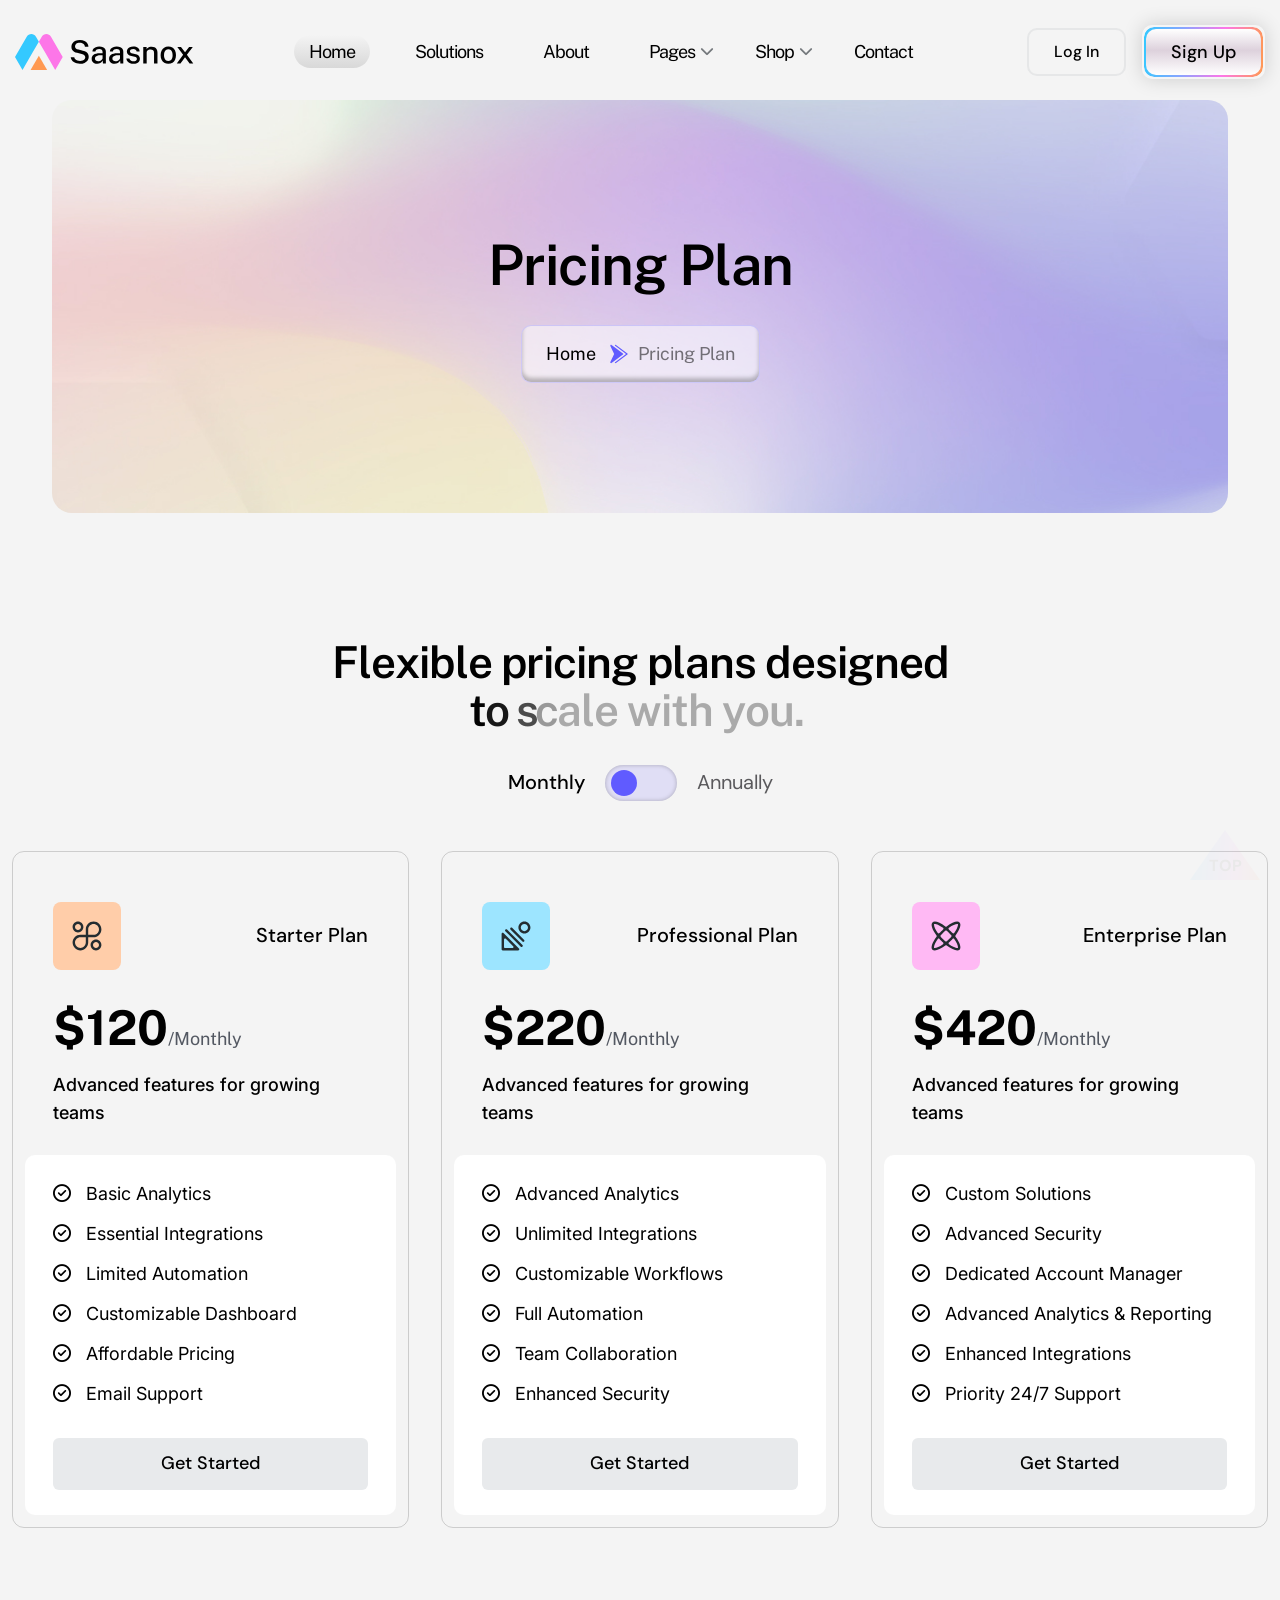
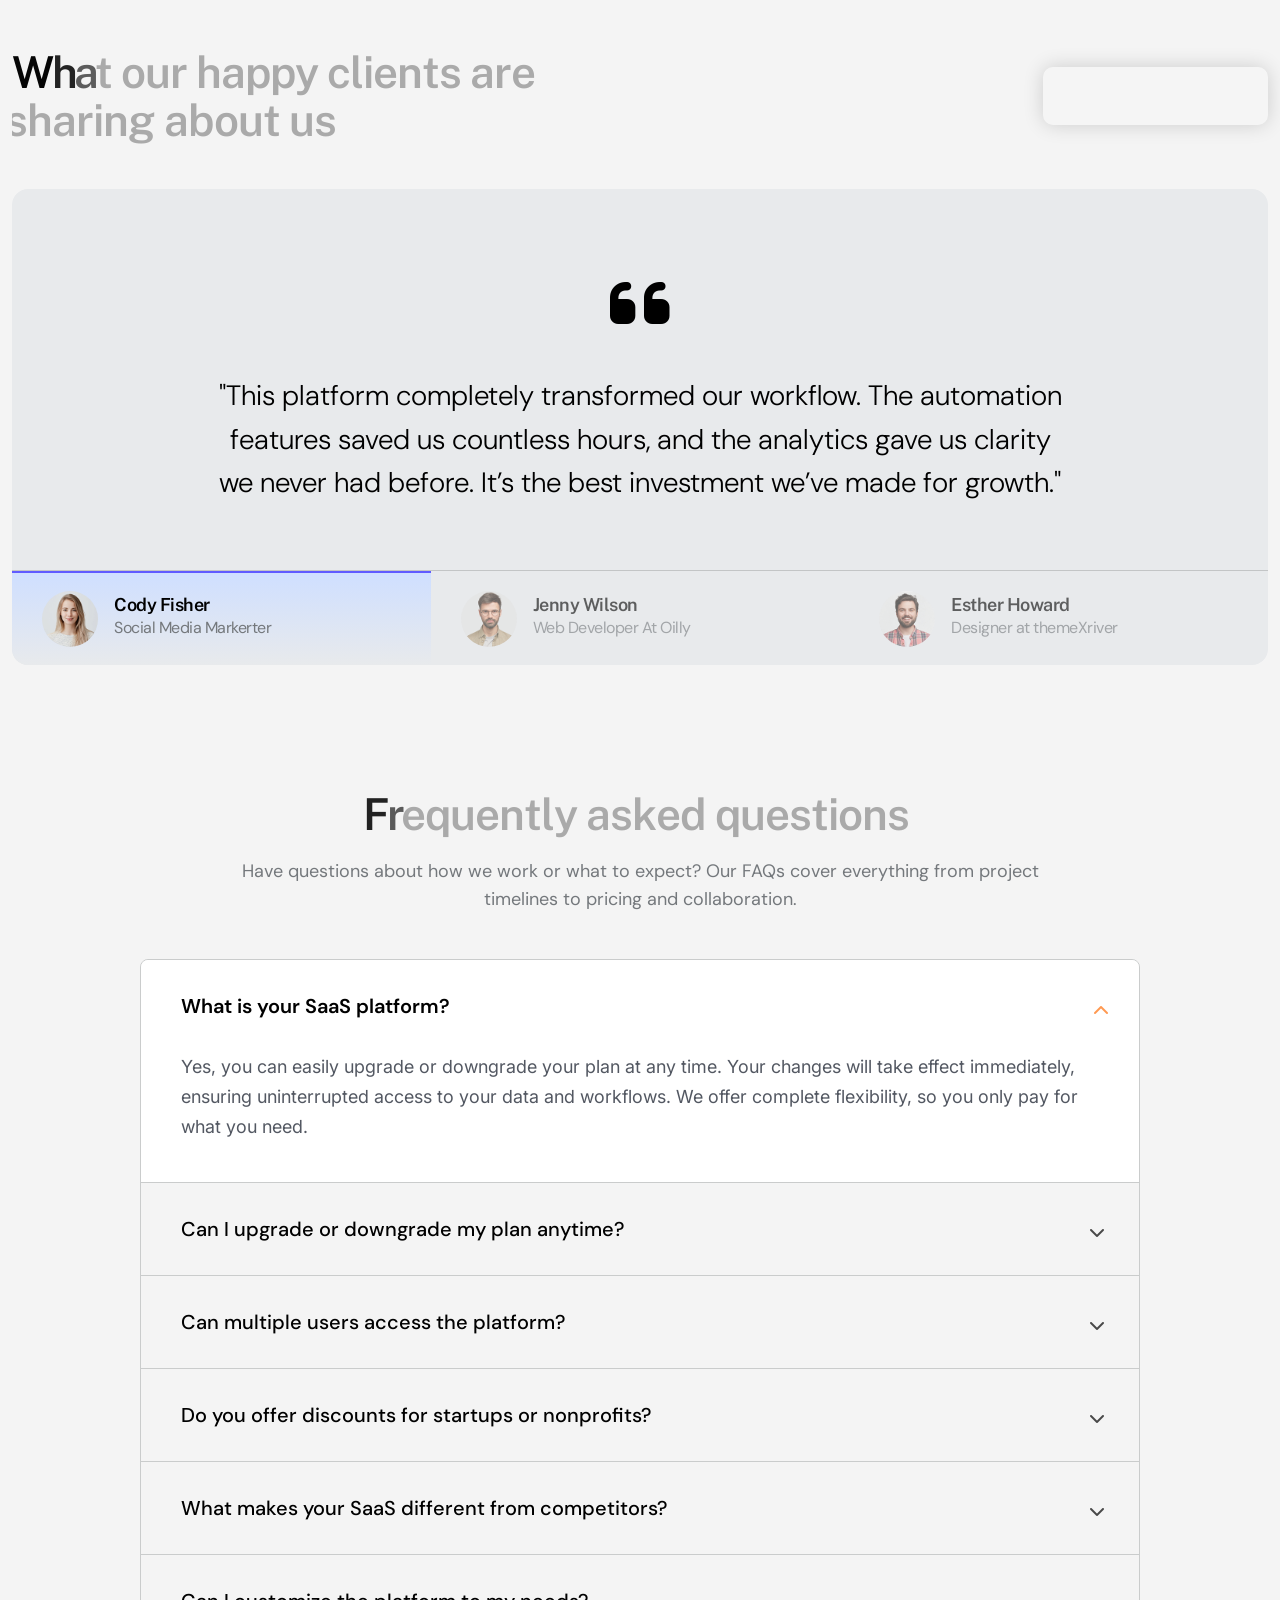
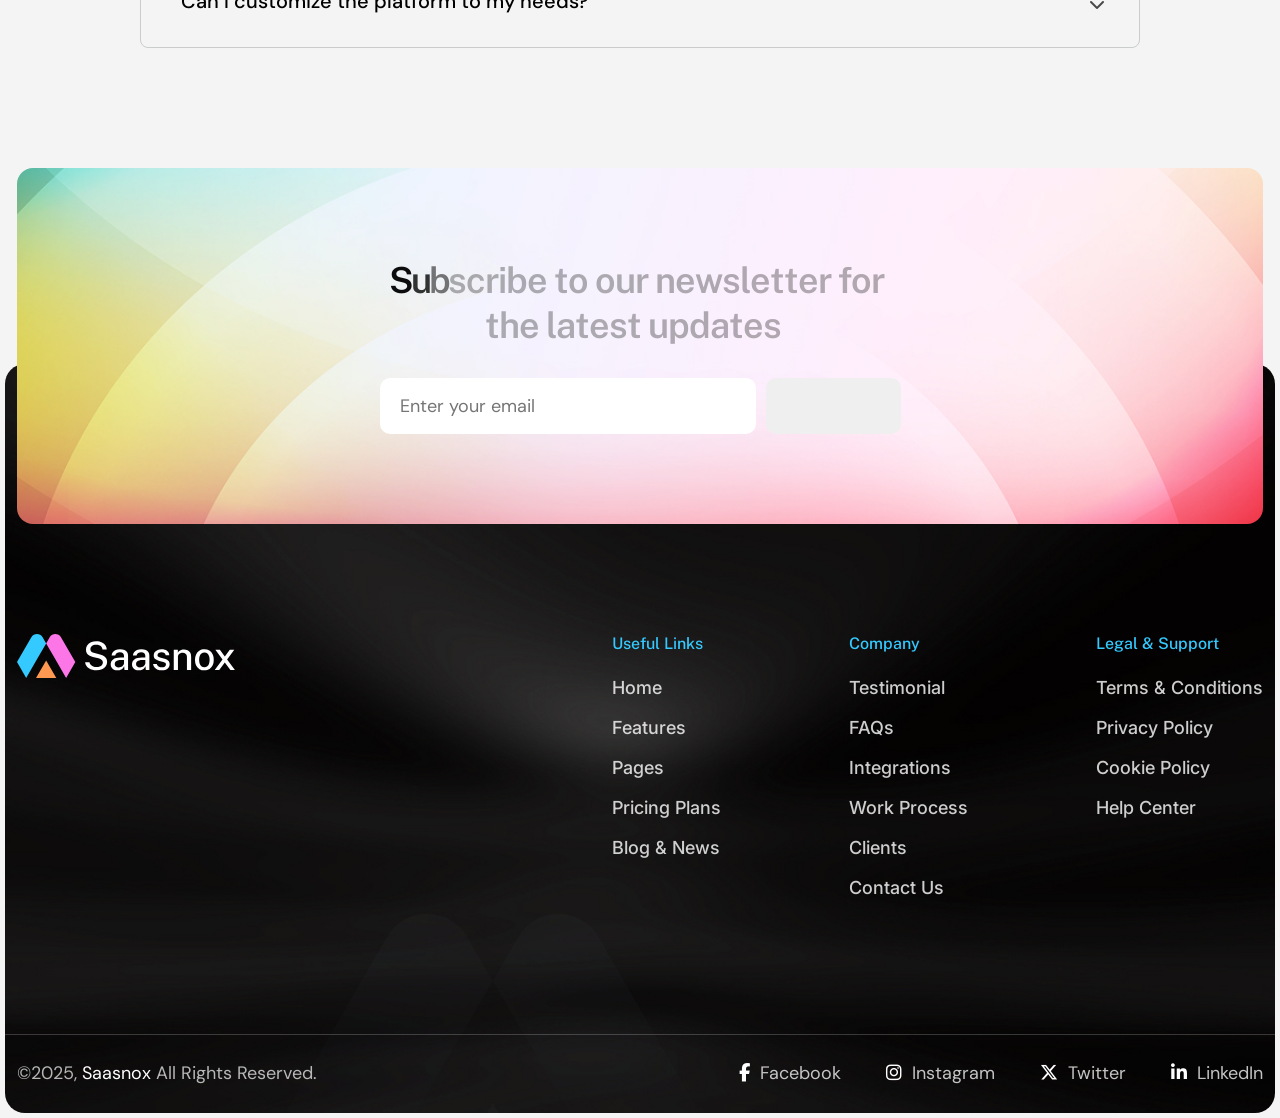
<file: price.html>
<!DOCTYPE html>
  <html lang="en">
  <head>
  	<meta charset="UTF-8">
  	<title>Saasnox - SaaS & Tech Startup</title>
  	<meta name="description" content="Saasnox - SaaS & Tech Startup WordPress Theme">
  	<meta name="keywords" content="appointment booking, chiropractor, dentist, doctor, doctor appointment, doctor booking, health, health theme, healthcare, hospital, medical, medical appointment, medical booking, medical theme, pharmacy">
  	<meta name="author" content="Themexriver">
  	<link rel="shortcut icon" href="assets/img/logo/fv-icon.svg" type="image/x-icon">
  	<!-- Mobile Specific Meta -->
  	<meta name="viewport" content="width=device-width, initial-scale=1">


  	<link rel="stylesheet" href="assets/css/bootstrap.min.css">
  	<link rel="stylesheet" href="assets/css/fontawesome.css">
  	<link rel="stylesheet" href="assets/css/animate.css">
  	<link rel="stylesheet" href="assets/css/swiper.min.css">
  	<link rel="stylesheet" href="assets/css/jquery-ui.css"> 
  	<link rel="stylesheet" href="assets/css/magnific-popup.css">
  	<link rel="stylesheet" href="assets/css/style.css">
  </head>
  <body class="home-1">
  	<div id="preloader">
  		<div class="preloader-logo">
  			<svg width="291" height="219" viewBox="0 0 291 219" fill="none" xmlns="http://www.w3.org/2000/svg">
  				<svg width="291" height="219" viewBox="0 0 291 219" fill="none" xmlns="http://www.w3.org/2000/svg">
  					<path class="draw fill1" d="M110.135 108.605L145.85 46.7498L128.243 16.2565C115.735 -5.40759 84.6286 -5.40759 72.1104 16.2565L0.731323 139.895L46.4099 219L110.135 108.605Z" stroke="#34C9FF" stroke-width="3" fill="none"/>
  					<path class="draw fill2" d="M196.323 218.999H95.3807L145.852 131.576L196.323 218.999Z" stroke="#FF9951" stroke-width="3" fill="none"/>
  					<path class="draw fill3" d="M181.567 108.604L145.852 46.749L163.459 16.2558C175.956 -5.41859 207.073 -5.41859 219.591 16.2558L290.981 139.895L245.302 218.999L181.567 108.604Z" stroke="#FD76E8" stroke-width="3" fill="none"/>
  				</svg>
  			</svg>
  		</div>
  	</div>
  	<div class="sn-up">
  		<a href="#" class="sn-scrollup text-center">TOP</a>
  	</div>

<!-- Start of Header section
	============================================= -->
	<header id="sn-header" class="sn-header-section header_style_one txa_sticky_header">
		<div class="sn-header-content d-flex align-items-center justify-content-between">
			<div class="brand-logo">
				<a href="#"><img src="assets/img/logo/logo1.svg" alt=""></a>
			</div>
			<nav class="main-navigation clearfix ul-li">
				<ul id="main-nav" class="nav navbar-nav clearfix">
					<li class="dropdown active">
						<a href="!#">Home</a>
						<ul class="dropdown-menu clearfix">
							<li><a class="active"  href="index.html">Home Page One</a></li>
							<li><a href="index-2.html">Home Page Two</a></li>
							<li><a href="index-3.html">Home Page Three</a></li>
							<li><a href="index-4.html">Home Page Four</a></li>
						</ul>
					</li>
					<li><a href="about.html">Solutions</a></li>
					<li><a href="about.html">About</a></li>
					<li class="dropdown">
						<a href="!#">Pages</a>
						<ul class="dropdown-menu clearfix">
							<li><a href="service.html">Services</a></li>
							<li class="dropdown">
								<a href="service-single.html">Services Details</a>
								<ul class="dropdown-menu clearfix">
									<li><a href="service-single.html">Construction </a></li>
									<li><a href="service-single-2.html">Architect Design</a></li>
									<li><a href="service-single-3.html">Interior Design</a></li>
									<li><a href="service-single-4.html">3D Animation</a></li>
									<li><a href="service-single-5.html">House Renovation</a></li>
									<li><a href="service-single-6.html">Ideas & Inspiration</a></li>
								</ul>
							</li>
							<li><a href="team.html">Team Page</a></li>
							<li class="dropdown">
								<a href="service-single.html">Blog</a>
								<ul class="dropdown-menu clearfix">
									<li><a href="service-single.html">Construction</a></li>
									<li><a href="service-single-2.html">Architect Design</a></li>
									<li><a href="service-single-3.html">Interior Design</a></li>
									<li><a href="service-single-4.html">3D Animation</a></li>
									<li><a href="service-single-5.html">House Renovation</a></li>
									<li><a href="service-single-6.html">Ideas & Inspiration</a></li>
								</ul>
							</li>
							<li><a href="faq.html">FAQ Page</a></li>
							<li><a href="pricing.html">Pricing Page</a></li>
							<li><a href="testimonial.html">Testimonial Page</a></li>
							<li><a href="contact.html">Contact Page</a></li>
							<li><a href="booking.html">Booking Page</a></li>
						</ul>
					</li>
					<li class="dropdown">
						<a href="!#">Shop</a>
						<ul class="dropdown-menu clearfix"> 
							<li><a href="shop.html">Shop Page </a></li>
							<li><a href="shop-single.html">Shop Details</a></li>
						</ul>
					</li>
					<li><a href="about.html">Contact</a></li>
				</ul>
			</nav>
			<div class="sn-btn-grp d-flex align-items-center">
				<a class="sign_up_btn" href="#">Log In</a>
				<div class="sn-btn1">
					<a href="#">
						<span>Sign Up</span>
					</a>
				</div>
				<div class="sn-mobile-menu-btn mobile_menu_button open_mobile_menu">
					<button>
						<span></span>
						<span></span>
						<span></span>
					</button>
				</div>
			</div>
		</div>
	</header>
<!-- Start of Header section
	============================================= -->



<!-- Start of Breadcrumb section
	============================================= -->
	<section id="sn-breadcrumb" class="sn-breadcrumb-sec">
		<div class="sn-breadcrumb-wrapper" data-background="assets/img/bg/bread-bg.jpg">
			<div class="container">
				<div class="sn-breadcrumb-content headline ul-li text-center">
					<h2 class="bread_title">Pricing Plan</h2>
					<ul>
						<li><a href="#">Home</a></li>
						<li>Pricing Plan</li>
					</ul>
				</div>
			</div>
		</div>
	</section>
<!-- End of Breadcrumb section
	============================================= -->	



<!-- Start of Price section
	============================================= -->
	<section id="sn-price" class="sn-price-sec pt-125 pb-120">
		<div class="container">
			<div class="sn-sec-title text-center headline">
				<h2 class="sec_title sn-itm-title sn-itm-anim">Flexible pricing plans designed to scale with you.</h2>
			</div> 
			<div class="sn-price-content">
				<div class="at-price3-btn-grp mt-20 d-flex justify-content-center align-items-center">
					<label class="toggler toggler--is-active" id="filt-monthly">Monthly</label>
					<div class="toggle">
						<input type="checkbox" id="switcher" class="check">
						<b class="b switch"></b>
					</div>
					<label class="toggler" id="filt-hourly">Annually</label> 
				</div>
				<div class="at-price3-card-content mt-40 ">
					<div id="monthly" class="wrapper-full">
						<div class="row">
							<div class="col-lg-4">
								<div class="sn-price-item">
									<div class="item-title-icon d-flex align-items-center justify-content-between">
										<div class="item-icon d-flex justify-content-center align-items-center">
											<svg width="36" height="36" viewBox="0 0 36 36" fill="none" xmlns="http://www.w3.org/2000/svg">
												<path d="M9.00001 14.4001C6.02245 14.4001 3.60001 11.9777 3.60001 9.0001C3.60001 6.02254 6.02245 3.6001 9.00001 3.6001C11.9776 3.6001 14.4 6.02254 14.4 9.0001C14.4 11.9777 11.9776 14.4001 9.00001 14.4001ZM9.00001 6.00022C7.34509 6.00022 6.00013 7.34626 6.00013 9.0001C6.00013 10.6539 7.34509 12 9.00001 12C10.6549 12 11.9999 10.6539 11.9999 9.0001C11.9999 7.34626 10.6549 6.00022 9.00001 6.00022Z" fill="#242D31"/>
												<path d="M27 32.4001C24.0224 32.4001 21.6 29.9777 21.6 27.0001C21.6 24.0225 24.0224 21.6001 27 21.6001C29.9776 21.6001 32.4 24.0225 32.4 27.0001C32.4 29.9777 29.9776 32.4001 27 32.4001ZM27 24.0002C25.3451 24.0002 24.0001 25.3452 24.0001 27.0001C24.0001 28.655 25.3451 30 27 30C28.6549 30 29.9999 28.655 29.9999 27.0001C29.9999 25.3452 28.6549 24.0002 27 24.0002Z" fill="#242D31"/>
												<path d="M11.4001 32.4001C7.09921 32.4001 3.60001 28.9009 3.60001 24.6C3.60001 20.2994 7.09921 16.8002 11.4001 16.8002H16.8001V11.4002C16.8001 7.0993 20.2993 3.6001 24.5999 3.6001C28.9008 3.6001 32.4 7.0993 32.4 11.4002C32.4 15.7011 28.9008 19.2003 24.5999 19.2003H19.1999V24.6003C19.1999 28.9009 15.7007 32.4001 11.4001 32.4001ZM11.4001 19.2C8.42257 19.2 6.00013 21.6224 6.00013 24.6C6.00013 27.5775 8.42257 30 11.4001 30C14.3777 30 16.8001 27.5775 16.8001 24.6V19.2H11.4001ZM19.1999 16.8002H24.5999C27.5774 16.8002 29.9999 14.3778 29.9999 11.4002C29.9999 8.42266 27.5774 6.00022 24.5999 6.00022C21.6223 6.00022 19.1999 8.42266 19.1999 11.4002V16.8002Z" fill="#242D31"/>
											</svg>
										</div>
										<div class="item-title">
											Starter Plan
										</div>
									</div>
									<div class="item-price headline pera-content">
										<h3>$120<sup>/Monthly</sup></h3>
										<p>Advanced features for growing teams</p>
									</div>
									<div class="item-list-btn ul-li-block">
										<ul>
											<li><i class="far fa-check-circle"></i> Basic Analytics</li>
											<li><i class="far fa-check-circle"></i> Essential Integrations</li>
											<li><i class="far fa-check-circle"></i> Limited Automation</li>
											<li><i class="far fa-check-circle"></i> Customizable Dashboard</li>
											<li><i class="far fa-check-circle"></i> Affordable Pricing</li>
											<li><i class="far fa-check-circle"></i> Email Support</li>
										</ul>
										<div class="price-btn">
											<a href="#">Get Started</a>
										</div>
									</div>
								</div>
							</div>
							<div class="col-lg-4">
								<div class="sn-price-item">
									<div class="item-title-icon d-flex align-items-center justify-content-between">
										<div class="item-icon ver_2 d-flex justify-content-center align-items-center">
											<svg width="36" height="36" viewBox="0 0 36 36" fill="none" xmlns="http://www.w3.org/2000/svg">
												<path d="M20.412 9.6121C20.412 12.9241 23.112 15.6241 26.424 15.6241C29.736 15.6241 32.436 12.9241 32.436 9.6121C32.436 6.3001 29.7 3.6001 26.388 3.6001C23.076 3.6001 20.412 6.3001 20.412 9.6121ZM22.788 9.6121C22.788 7.6321 24.408 6.0121 26.388 6.0121C28.368 6.0121 29.988 7.6321 29.988 9.6121C29.988 11.5921 28.368 13.2121 26.388 13.2121C24.408 13.2121 22.788 11.5921 22.788 9.6121Z" fill="#242D31"/>
												<path d="M24.48 23.5799L12.42 11.5199C11.988 11.0879 11.988 10.4039 12.42 10.0079L12.6 9.82791C13.032 9.39591 13.716 9.39591 14.112 9.82791L26.172 21.8879C26.604 22.3199 26.604 23.0039 26.172 23.3999L25.992 23.5799C25.596 24.0119 24.912 24.0119 24.48 23.5799Z" fill="#242D31"/>
												<path d="M22.788 28.656L7.34402 13.212C6.91202 12.78 6.91202 12.096 7.34402 11.7L7.52402 11.52C7.95602 11.088 8.64002 11.088 9.03602 11.52L24.48 26.964C24.912 27.396 24.912 28.08 24.48 28.476L24.3 28.656C23.868 29.088 23.184 29.088 22.788 28.656Z" fill="#242D31"/>
												<path d="M3.59998 15.804V31.32C3.59998 31.932 4.06798 32.4 4.67998 32.4H20.196C21.168 32.4 21.636 31.248 20.952 30.564L5.43598 15.048C4.75198 14.364 3.59998 14.832 3.59998 15.804ZM7.84798 20.844L15.156 28.152C15.84 28.836 15.372 29.988 14.4 29.988H7.09198C6.47998 29.988 6.01198 29.52 6.01198 28.908V21.6C6.01198 20.628 7.16398 20.16 7.84798 20.844Z" fill="#242D31"/>
											</svg>
										</div>
										<div class="item-title">
											Professional Plan
										</div>
									</div>
									<div class="item-price headline pera-content">
										<h3>$220<sup>/Monthly</sup></h3>
										<p>Advanced features for growing teams</p>
									</div>
									<div class="item-list-btn ul-li-block">
										<ul>
											<li><i class="far fa-check-circle"></i> Advanced Analytics</li>
											<li><i class="far fa-check-circle"></i> Unlimited Integrations</li>
											<li><i class="far fa-check-circle"></i> Customizable Workflows</li>
											<li><i class="far fa-check-circle"></i> Full Automation</li>
											<li><i class="far fa-check-circle"></i> Team Collaboration</li>
											<li><i class="far fa-check-circle"></i> Enhanced Security</li>
										</ul>
										<div class="price-btn">
											<a href="#">Get Started</a>
										</div>
									</div>
								</div>
							</div>
							<div class="col-lg-4">
								<div class="sn-price-item">
									<div class="item-title-icon d-flex align-items-center justify-content-between">
										<div class="item-icon ver_3 d-flex justify-content-center align-items-center">
											<svg width="36" height="36" viewBox="0 0 36 36" fill="none" xmlns="http://www.w3.org/2000/svg">
												<path d="M31.572 4.4281C29.556 2.4121 24.336 4.2481 18.648 8.5321C18.252 8.8201 17.748 8.8201 17.352 8.5321C11.664 4.2481 6.40798 2.4121 4.42798 4.4281C2.41198 6.4441 4.24798 11.6641 8.53198 17.3881C8.81998 17.7841 8.81998 18.2881 8.53198 18.6841C4.24798 24.3721 2.41198 29.6281 4.42798 31.6441C6.44398 33.6601 11.664 31.8241 17.388 27.5401C17.784 27.2521 18.288 27.2521 18.684 27.5401C24.372 31.8241 29.628 33.6601 31.608 31.6441C33.624 29.6281 31.788 24.4081 27.504 18.6841C27.216 18.2881 27.216 17.7841 27.504 17.3881C31.788 11.6641 33.588 6.4081 31.572 4.4281ZM29.232 6.0121C29.664 6.0121 29.844 6.1201 29.88 6.1201C29.988 6.2281 30.312 7.5961 28.8 10.7281C28.152 12.0961 27.288 13.5361 26.208 15.0121C25.812 15.5881 24.984 15.6241 24.552 15.1201C23.976 14.5081 23.364 13.8601 22.752 13.2481C22.14 12.6361 21.492 12.0241 20.88 11.4481C20.376 10.9801 20.412 10.1881 20.988 9.7921C24.48 7.2721 27.504 6.0121 29.232 6.0121ZM23.292 17.2801C23.652 17.6761 23.652 18.2881 23.292 18.7201C22.608 19.5121 21.852 20.3041 21.06 21.0961C20.268 21.8881 19.476 22.6081 18.72 23.2921C18.324 23.6521 17.712 23.6521 17.28 23.2921C16.488 22.6081 15.696 21.8521 14.904 21.0601C14.112 20.2681 13.392 19.4761 12.708 18.7201C12.348 18.3241 12.348 17.7121 12.708 17.2801C13.392 16.4881 14.148 15.6961 14.94 14.9041C15.732 14.1121 16.524 13.3921 17.28 12.7081C17.676 12.3481 18.288 12.3481 18.72 12.7081C19.512 13.3921 20.304 14.1481 21.096 14.9401C21.852 15.7321 22.608 16.4881 23.292 17.2801ZM6.01198 6.7681C6.01198 6.3361 6.11998 6.1561 6.11998 6.1201C6.22798 6.0121 7.59598 5.6881 10.728 7.2001C12.096 7.8481 13.536 8.7121 15.012 9.7921C15.588 10.1881 15.624 11.0161 15.12 11.4481C14.508 12.0241 13.86 12.6361 13.248 13.2481C12.636 13.8601 12.024 14.5081 11.448 15.1201C10.98 15.6241 10.188 15.5881 9.79198 15.0121C7.27198 11.5201 6.01198 8.4961 6.01198 6.7681ZM6.76798 29.9881C6.33598 29.9881 6.15598 29.8801 6.11998 29.8801C6.01198 29.7721 5.68798 28.4041 7.19998 25.2721C7.84798 23.9041 8.71198 22.4641 9.79198 20.9881C10.188 20.4121 11.016 20.3761 11.448 20.8801C12.024 21.4921 12.636 22.1401 13.248 22.7521C13.86 23.3641 14.508 23.9761 15.12 24.5521C15.624 25.0201 15.588 25.8121 15.012 26.2081C11.52 28.7281 8.49598 29.9881 6.76798 29.9881ZM29.988 29.2321C29.988 29.6641 29.88 29.8441 29.88 29.8801C29.772 29.9881 28.404 30.3121 25.272 28.8001C23.904 28.1521 22.464 27.2881 20.988 26.2081C20.412 25.8121 20.376 24.9841 20.88 24.5521C21.492 23.9761 22.14 23.4001 22.752 22.7521C23.364 22.1401 23.976 21.4921 24.552 20.8801C25.02 20.3761 25.812 20.4121 26.208 20.9881C28.728 24.4801 29.988 27.5041 29.988 29.2321Z" fill="#242D31"/>
											</svg>
										</div>
										<div class="item-title">
											Enterprise Plan
										</div>
									</div>
									<div class="item-price headline pera-content">
										<h3>$420<sup>/Monthly</sup></h3>
										<p>Advanced features for growing teams</p>
									</div>
									<div class="item-list-btn ul-li-block">
										<ul>
											<li><i class="far fa-check-circle"></i> Custom Solutions</li>
											<li><i class="far fa-check-circle"></i> Advanced Security</li>
											<li><i class="far fa-check-circle"></i> Dedicated Account Manager</li>
											<li><i class="far fa-check-circle"></i> Advanced Analytics & Reporting</li>
											<li><i class="far fa-check-circle"></i> Enhanced Integrations</li>
											<li><i class="far fa-check-circle"></i> Priority 24/7 Support</li>
										</ul>
										<div class="price-btn">
											<a href="#">Get Started</a>
										</div>
									</div>
								</div>
							</div>
						</div>
					</div>

					<div id="hourly" class="wrapper-full hide">
						<div class="row">
							<div class="col-lg-4">
								<div class="sn-price-item">
									<div class="item-title-icon d-flex align-items-center justify-content-between">
										<div class="item-icon d-flex justify-content-center align-items-center">
											<svg width="36" height="36" viewBox="0 0 36 36" fill="none" xmlns="http://www.w3.org/2000/svg">
												<path d="M9.00001 14.4001C6.02245 14.4001 3.60001 11.9777 3.60001 9.0001C3.60001 6.02254 6.02245 3.6001 9.00001 3.6001C11.9776 3.6001 14.4 6.02254 14.4 9.0001C14.4 11.9777 11.9776 14.4001 9.00001 14.4001ZM9.00001 6.00022C7.34509 6.00022 6.00013 7.34626 6.00013 9.0001C6.00013 10.6539 7.34509 12 9.00001 12C10.6549 12 11.9999 10.6539 11.9999 9.0001C11.9999 7.34626 10.6549 6.00022 9.00001 6.00022Z" fill="#242D31"/>
												<path d="M27 32.4001C24.0224 32.4001 21.6 29.9777 21.6 27.0001C21.6 24.0225 24.0224 21.6001 27 21.6001C29.9776 21.6001 32.4 24.0225 32.4 27.0001C32.4 29.9777 29.9776 32.4001 27 32.4001ZM27 24.0002C25.3451 24.0002 24.0001 25.3452 24.0001 27.0001C24.0001 28.655 25.3451 30 27 30C28.6549 30 29.9999 28.655 29.9999 27.0001C29.9999 25.3452 28.6549 24.0002 27 24.0002Z" fill="#242D31"/>
												<path d="M11.4001 32.4001C7.09921 32.4001 3.60001 28.9009 3.60001 24.6C3.60001 20.2994 7.09921 16.8002 11.4001 16.8002H16.8001V11.4002C16.8001 7.0993 20.2993 3.6001 24.5999 3.6001C28.9008 3.6001 32.4 7.0993 32.4 11.4002C32.4 15.7011 28.9008 19.2003 24.5999 19.2003H19.1999V24.6003C19.1999 28.9009 15.7007 32.4001 11.4001 32.4001ZM11.4001 19.2C8.42257 19.2 6.00013 21.6224 6.00013 24.6C6.00013 27.5775 8.42257 30 11.4001 30C14.3777 30 16.8001 27.5775 16.8001 24.6V19.2H11.4001ZM19.1999 16.8002H24.5999C27.5774 16.8002 29.9999 14.3778 29.9999 11.4002C29.9999 8.42266 27.5774 6.00022 24.5999 6.00022C21.6223 6.00022 19.1999 8.42266 19.1999 11.4002V16.8002Z" fill="#242D31"/>
											</svg>
										</div>
										<div class="item-title">
											Starter Plan
										</div>
									</div>
									<div class="item-price headline pera-content">
										<h3>$520<sup>/Yearly</sup></h3>
										<p>Advanced features for growing teams</p>
									</div>
									<div class="item-list-btn ul-li-block">
										<ul>
											<li><i class="far fa-check-circle"></i> Basic Analytics</li>
											<li><i class="far fa-check-circle"></i> Essential Integrations</li>
											<li><i class="far fa-check-circle"></i> Limited Automation</li>
											<li><i class="far fa-check-circle"></i> Customizable Dashboard</li>
											<li><i class="far fa-check-circle"></i> Affordable Pricing</li>
											<li><i class="far fa-check-circle"></i> Email Support</li>
										</ul>
										<div class="price-btn">
											<a href="#">Get Started</a>
										</div>
									</div>
								</div>
							</div>
							<div class="col-lg-4">
								<div class="sn-price-item">
									<div class="item-title-icon d-flex align-items-center justify-content-between">
										<div class="item-icon ver_2 d-flex justify-content-center align-items-center">
											<svg width="36" height="36" viewBox="0 0 36 36" fill="none" xmlns="http://www.w3.org/2000/svg">
												<path d="M20.412 9.6121C20.412 12.9241 23.112 15.6241 26.424 15.6241C29.736 15.6241 32.436 12.9241 32.436 9.6121C32.436 6.3001 29.7 3.6001 26.388 3.6001C23.076 3.6001 20.412 6.3001 20.412 9.6121ZM22.788 9.6121C22.788 7.6321 24.408 6.0121 26.388 6.0121C28.368 6.0121 29.988 7.6321 29.988 9.6121C29.988 11.5921 28.368 13.2121 26.388 13.2121C24.408 13.2121 22.788 11.5921 22.788 9.6121Z" fill="#242D31"/>
												<path d="M24.48 23.5799L12.42 11.5199C11.988 11.0879 11.988 10.4039 12.42 10.0079L12.6 9.82791C13.032 9.39591 13.716 9.39591 14.112 9.82791L26.172 21.8879C26.604 22.3199 26.604 23.0039 26.172 23.3999L25.992 23.5799C25.596 24.0119 24.912 24.0119 24.48 23.5799Z" fill="#242D31"/>
												<path d="M22.788 28.656L7.34402 13.212C6.91202 12.78 6.91202 12.096 7.34402 11.7L7.52402 11.52C7.95602 11.088 8.64002 11.088 9.03602 11.52L24.48 26.964C24.912 27.396 24.912 28.08 24.48 28.476L24.3 28.656C23.868 29.088 23.184 29.088 22.788 28.656Z" fill="#242D31"/>
												<path d="M3.59998 15.804V31.32C3.59998 31.932 4.06798 32.4 4.67998 32.4H20.196C21.168 32.4 21.636 31.248 20.952 30.564L5.43598 15.048C4.75198 14.364 3.59998 14.832 3.59998 15.804ZM7.84798 20.844L15.156 28.152C15.84 28.836 15.372 29.988 14.4 29.988H7.09198C6.47998 29.988 6.01198 29.52 6.01198 28.908V21.6C6.01198 20.628 7.16398 20.16 7.84798 20.844Z" fill="#242D31"/>
											</svg>
										</div>
										<div class="item-title">
											Professional Plan
										</div>
									</div>
									<div class="item-price headline pera-content">
										<h3>$8020<sup>/Yearly</sup></h3>
										<p>Advanced features for growing teams</p>
									</div>
									<div class="item-list-btn ul-li-block">
										<ul>
											<li><i class="far fa-check-circle"></i> Advanced Analytics</li>
											<li><i class="far fa-check-circle"></i> Unlimited Integrations</li>
											<li><i class="far fa-check-circle"></i> Customizable Workflows</li>
											<li><i class="far fa-check-circle"></i> Full Automation</li>
											<li><i class="far fa-check-circle"></i> Team Collaboration</li>
											<li><i class="far fa-check-circle"></i> Enhanced Security</li>
										</ul>
										<div class="price-btn">
											<a href="#">Get Started</a>
										</div>
									</div>
								</div>
							</div>
							<div class="col-lg-4">
								<div class="sn-price-item">
									<div class="item-title-icon d-flex align-items-center justify-content-between">
										<div class="item-icon ver_3 d-flex justify-content-center align-items-center">
											<svg width="36" height="36" viewBox="0 0 36 36" fill="none" xmlns="http://www.w3.org/2000/svg">
												<path d="M31.572 4.4281C29.556 2.4121 24.336 4.2481 18.648 8.5321C18.252 8.8201 17.748 8.8201 17.352 8.5321C11.664 4.2481 6.40798 2.4121 4.42798 4.4281C2.41198 6.4441 4.24798 11.6641 8.53198 17.3881C8.81998 17.7841 8.81998 18.2881 8.53198 18.6841C4.24798 24.3721 2.41198 29.6281 4.42798 31.6441C6.44398 33.6601 11.664 31.8241 17.388 27.5401C17.784 27.2521 18.288 27.2521 18.684 27.5401C24.372 31.8241 29.628 33.6601 31.608 31.6441C33.624 29.6281 31.788 24.4081 27.504 18.6841C27.216 18.2881 27.216 17.7841 27.504 17.3881C31.788 11.6641 33.588 6.4081 31.572 4.4281ZM29.232 6.0121C29.664 6.0121 29.844 6.1201 29.88 6.1201C29.988 6.2281 30.312 7.5961 28.8 10.7281C28.152 12.0961 27.288 13.5361 26.208 15.0121C25.812 15.5881 24.984 15.6241 24.552 15.1201C23.976 14.5081 23.364 13.8601 22.752 13.2481C22.14 12.6361 21.492 12.0241 20.88 11.4481C20.376 10.9801 20.412 10.1881 20.988 9.7921C24.48 7.2721 27.504 6.0121 29.232 6.0121ZM23.292 17.2801C23.652 17.6761 23.652 18.2881 23.292 18.7201C22.608 19.5121 21.852 20.3041 21.06 21.0961C20.268 21.8881 19.476 22.6081 18.72 23.2921C18.324 23.6521 17.712 23.6521 17.28 23.2921C16.488 22.6081 15.696 21.8521 14.904 21.0601C14.112 20.2681 13.392 19.4761 12.708 18.7201C12.348 18.3241 12.348 17.7121 12.708 17.2801C13.392 16.4881 14.148 15.6961 14.94 14.9041C15.732 14.1121 16.524 13.3921 17.28 12.7081C17.676 12.3481 18.288 12.3481 18.72 12.7081C19.512 13.3921 20.304 14.1481 21.096 14.9401C21.852 15.7321 22.608 16.4881 23.292 17.2801ZM6.01198 6.7681C6.01198 6.3361 6.11998 6.1561 6.11998 6.1201C6.22798 6.0121 7.59598 5.6881 10.728 7.2001C12.096 7.8481 13.536 8.7121 15.012 9.7921C15.588 10.1881 15.624 11.0161 15.12 11.4481C14.508 12.0241 13.86 12.6361 13.248 13.2481C12.636 13.8601 12.024 14.5081 11.448 15.1201C10.98 15.6241 10.188 15.5881 9.79198 15.0121C7.27198 11.5201 6.01198 8.4961 6.01198 6.7681ZM6.76798 29.9881C6.33598 29.9881 6.15598 29.8801 6.11998 29.8801C6.01198 29.7721 5.68798 28.4041 7.19998 25.2721C7.84798 23.9041 8.71198 22.4641 9.79198 20.9881C10.188 20.4121 11.016 20.3761 11.448 20.8801C12.024 21.4921 12.636 22.1401 13.248 22.7521C13.86 23.3641 14.508 23.9761 15.12 24.5521C15.624 25.0201 15.588 25.8121 15.012 26.2081C11.52 28.7281 8.49598 29.9881 6.76798 29.9881ZM29.988 29.2321C29.988 29.6641 29.88 29.8441 29.88 29.8801C29.772 29.9881 28.404 30.3121 25.272 28.8001C23.904 28.1521 22.464 27.2881 20.988 26.2081C20.412 25.8121 20.376 24.9841 20.88 24.5521C21.492 23.9761 22.14 23.4001 22.752 22.7521C23.364 22.1401 23.976 21.4921 24.552 20.8801C25.02 20.3761 25.812 20.4121 26.208 20.9881C28.728 24.4801 29.988 27.5041 29.988 29.2321Z" fill="#242D31"/>
											</svg>
										</div>
										<div class="item-title">
											Enterprise Plan
										</div>
									</div>
									<div class="item-price headline pera-content">
										<h3>$4520<sup>/Yearly</sup></h3>
										<p>Advanced features for growing teams</p>
									</div>
									<div class="item-list-btn ul-li-block">
										<ul>
											<li><i class="far fa-check-circle"></i> Custom Solutions</li>
											<li><i class="far fa-check-circle"></i> Advanced Security</li>
											<li><i class="far fa-check-circle"></i> Dedicated Account Manager</li>
											<li><i class="far fa-check-circle"></i> Advanced Analytics & Reporting</li>
											<li><i class="far fa-check-circle"></i> Enhanced Integrations</li>
											<li><i class="far fa-check-circle"></i> Priority 24/7 Support</li>
										</ul>
										<div class="price-btn">
											<a href="#">Get Started</a>
										</div>
									</div>
								</div>
							</div>
						</div>
					</div>
				</div>			
			</div>
		</div>
	</section>
<!-- End of Price section
	============================================= -->


<!-- Start of Testimonial section
	============================================= -->
	<section id="sn-testi" class="sn-testi-sec pb-125">
		<div class="container">
			<div class="sn-testi-top flex-wrap d-flex justify-content-between align-items-center">
				<div class="sn-sec-title headline">
					<h2 class="sec_title sn-itm-title sn-itm-anim">What our happy clients are sharing about us</h2>
				</div>
				<div class="sn-btn1">
					<a href="#">
						<span>View All Testimonial</span>
					</a>
				</div>
			</div>
			<div class="sn-testi-wrapper mt-45">
				<div class="sn-testi-slider swiper-container">
					<div class="swiper-wrapper">
						<div class="swiper-slide">
							<div class="sn-testi-item text-center">
								<div class="item-icon">
									<i class="fa-solid fa-quote-left"></i>
								</div>
								<div class="item-text sn_line_split">
									"This platform completely transformed our workflow. The automation features saved us countless hours, and the analytics gave us clarity we never had before. It’s the best investment we’ve made for growth."
								</div>
							</div>
						</div>
						<div class="swiper-slide">
							<div class="sn-testi-item text-center">
								<div class="item-icon">
									<i class="fa-solid fa-quote-left"></i>
								</div>
								<div class="item-text sn_line_split">
									"This platform completely transformed our workflow. The automation features saved us countless hours, and the analytics gave us clarity we never had before. It’s the best investment we’ve made for growth."
								</div>
							</div>
						</div>
						<div class="swiper-slide">
							<div class="sn-testi-item text-center">
								<div class="item-icon">
									<i class="fa-solid fa-quote-left"></i>
								</div>
								<div class="item-text sn_line_split">
									"This platform completely transformed our workflow. The automation features saved us countless hours, and the analytics gave us clarity we never had before. It’s the best investment we’ve made for growth."
								</div>
							</div>
						</div>
						<div class="swiper-slide">
							<div class="sn-testi-item text-center">
								<div class="item-icon">
									<i class="fa-solid fa-quote-left"></i>
								</div>
								<div class="item-text sn_line_split">
									"This platform completely transformed our workflow. The automation features saved us countless hours, and the analytics gave us clarity we never had before. It’s the best investment we’ve made for growth."
								</div>
							</div>
						</div>
						<div class="swiper-slide">
							<div class="sn-testi-item text-center">
								<div class="item-icon">
									<i class="fa-solid fa-quote-left"></i>
								</div>
								<div class="item-text sn_line_split">
									"This platform completely transformed our workflow. The automation features saved us countless hours, and the analytics gave us clarity we never had before. It’s the best investment we’ve made for growth."
								</div>
							</div>
						</div>
						<div class="swiper-slide">
							<div class="sn-testi-item text-center">
								<div class="item-icon">
									<i class="fa-solid fa-quote-left"></i>
								</div>
								<div class="item-text sn_line_split">
									"This platform completely transformed our workflow. The automation features saved us countless hours, and the analytics gave us clarity we never had before. It’s the best investment we’ve made for growth."
								</div>
							</div>
						</div>
					</div>
				</div>
				<div class="sn-testi-thumb swiper-container">
					<div class="swiper-wrapper">
						<div class="swiper-slide">
							<div class="sn-tst-thumb-item d-flex align-items-center">
								<div class="item-img">
									<img src="assets/img/testimonial/tst1.jpg" alt="">
								</div>
								<div class="item-text headline">
									<h3>Cody Fisher</h3>
									<span>Social Media Markerter</span>
								</div>
							</div>
						</div>
						<div class="swiper-slide">
							<div class="sn-tst-thumb-item d-flex align-items-center">
								<div class="item-img">
									<img src="assets/img/testimonial/tst2.jpg" alt="">
								</div>
								<div class="item-text headline">
									<h3>Jenny Wilson</h3>
									<span>Web Developer At Oilly</span>
								</div>
							</div>
						</div>
						<div class="swiper-slide">
							<div class="sn-tst-thumb-item d-flex align-items-center">
								<div class="item-img">
									<img src="assets/img/testimonial/tst3.jpg" alt="">
								</div>
								<div class="item-text headline">
									<h3>Esther Howard</h3>
									<span>Designer at themeXriver</span>
								</div>
							</div>
						</div>
						<div class="swiper-slide">
							<div class="sn-tst-thumb-item d-flex align-items-center">
								<div class="item-img">
									<img src="assets/img/testimonial/tst4.jpg" alt="">
								</div>
								<div class="item-text headline">
									<h3>Albert Flores</h3>
									<span>Developer at themeXriver</span>
								</div>
							</div>
						</div>
						<div class="swiper-slide">
							<div class="sn-tst-thumb-item d-flex align-items-center">
								<div class="item-img">
									<img src="assets/img/testimonial/tst5.jpg" alt="">
								</div>
								<div class="item-text headline">
									<h3>Cody Fisher</h3>
									<span>Social Media Markerter</span>
								</div>
							</div>
						</div>
						<div class="swiper-slide">
							<div class="sn-tst-thumb-item d-flex align-items-center">
								<div class="item-img">
									<img src="assets/img/testimonial/tst6.jpg" alt="">
								</div>
								<div class="item-text headline">
									<h3>Cody Fisher</h3>
									<span>Social Media Markerter</span>
								</div>
							</div>
						</div>
					</div>
				</div>
			</div>
		</div>
	</section>
<!-- End of Testimonial section
	============================================= -->

<!-- Start of Faq section
	============================================= -->
	<section id="sn-faq" class="sn-faq-sec  pb-115">
		<div class="container">
			<div class="sn-sec-title text-center headline">
				<h2 class="sec_title sn-itm-title sn-itm-anim">Frequently asked questions</h2>
				<p>Have questions about how we work or what to expect? Our FAQs cover everything from project timelines to pricing and collaboration.</p>
			</div>
			<div class="sn-faq-content">
				<div class="accordion" id="accordionExample_31">
					<div class="accordion-item   wow fadeInUp"  data-wow-delay="300ms" data-wow-duration="1000ms">
						<h2 class="accordion-header" id="heading10">
							<button class="accordion-button" type="button" data-bs-toggle="collapse" data-bs-target="#collapse10" aria-expanded="true" aria-controls="collapse10">
								<span>What is your SaaS platform?</span>
							</button>
						</h2>
						<div id="collapse10" class="accordion-collapse collapse show" aria-labelledby="heading10" data-bs-parent="#accordionExample_31">
							<div class="accordion-body ">
								<div class="bi-faq-text">
									Yes, you can easily upgrade or downgrade your plan at any time. Your changes will take effect immediately, ensuring uninterrupted access to your data and workflows. We offer complete flexibility, so you only pay for what you need.  
								</div>
							</div>
						</div>
					</div>
					<div class="accordion-item  wow fadeInUp"  data-wow-delay="400ms" data-wow-duration="1000ms">
						<h2 class="accordion-header" id="heading13">
							<button class="accordion-button collapsed" type="button" data-bs-toggle="collapse" data-bs-target="#collapse13" aria-expanded="false" aria-controls="collapse13">
								<span>Can I upgrade or downgrade my plan anytime?</span>
							</button>
						</h2>
						<div id="collapse13" class="accordion-collapse collapse" aria-labelledby="heading13" data-bs-parent="#accordionExample_31">
							<div class="accordion-body ">
								<div class="bi-faq-text">
									Yes, you can easily upgrade or downgrade your plan at any time. Your changes will take effect immediately, ensuring uninterrupted access to your data and workflows. We offer complete flexibility, so you only pay for what you need. 
								</div>
							</div>
						</div>
					</div>
					<div class="accordion-item  wow fadeInUp"  data-wow-delay="500ms" data-wow-duration="1000ms">
						<h2 class="accordion-header" id="heading14">
							<button class="accordion-button collapsed" type="button" data-bs-toggle="collapse" data-bs-target="#collapse14" aria-expanded="false" aria-controls="collapse14">
								<span>Can multiple users access the platform?</span>
							</button>
						</h2>
						<div id="collapse14" class="accordion-collapse collapse" aria-labelledby="heading14" data-bs-parent="#accordionExample_31">
							<div class="accordion-body ">
								<div class="bi-faq-text">
									Yes, you can easily upgrade or downgrade your plan at any time. Your changes will take effect immediately, ensuring uninterrupted access to your data and workflows. We offer complete flexibility, so you only pay for what you need. 
								</div>
							</div>
						</div>
					</div>
					<div class="accordion-item   wow fadeInUp"  data-wow-delay="600ms" data-wow-duration="1000ms">
						<h2 class="accordion-header" id="heading88">
							<button class="accordion-button collapsed" type="button" data-bs-toggle="collapse" data-bs-target="#collapse88" aria-expanded="true" aria-controls="collapse88">
								<span>Do you offer discounts for startups or nonprofits?</span>
							</button>
						</h2>
						<div id="collapse88" class="accordion-collapse collapse" aria-labelledby="heading88" data-bs-parent="#accordionExample_31">
							<div class="accordion-body">
								<div class="bi-faq-text">
									Yes, you can easily upgrade or downgrade your plan at any time. Your changes will take effect immediately, ensuring uninterrupted access to your data and workflows. We offer complete flexibility, so you only pay for what you need.  
								</div>
							</div>
						</div>
					</div>
					<div class="accordion-item  wow fadeInUp"  data-wow-delay="700ms" data-wow-duration="1000ms">
						<h2 class="accordion-header" id="heading89">
							<button class="accordion-button collapsed" type="button" data-bs-toggle="collapse" data-bs-target="#collapse89" aria-expanded="false" aria-controls="collapse89">
								<span>What makes your SaaS different from competitors?</span>
							</button>
						</h2>
						<div id="collapse89" class="accordion-collapse collapse" aria-labelledby="heading89" data-bs-parent="#accordionExample_31">
							<div class="accordion-body ">
								<div class="bi-faq-text">
									Yes, you can easily upgrade or downgrade your plan at any time. Your changes will take effect immediately, ensuring uninterrupted access to your data and workflows. We offer complete flexibility, so you only pay for what you need. 
								</div>
							</div>
						</div>
					</div>
					<div class="accordion-item  wow fadeInUp"  data-wow-delay="700ms" data-wow-duration="1000ms">
						<h2 class="accordion-header" id="heading90">
							<button class="accordion-button collapsed" type="button" data-bs-toggle="collapse" data-bs-target="#collapse90" aria-expanded="false" aria-controls="collapse90">
								<span>Can I customize the platform to my needs?</span>
							</button>
						</h2>
						<div id="collapse90" class="accordion-collapse collapse" aria-labelledby="heading90" data-bs-parent="#accordionExample_31">
							<div class="accordion-body ">
								<div class="bi-faq-text">
									Yes, you can easily upgrade or downgrade your plan at any time. Your changes will take effect immediately, ensuring uninterrupted access to your data and workflows. We offer complete flexibility, so you only pay for what you need. 
								</div>
							</div>
						</div>
					</div>
				</div>
			</div>
		</div>
	</section>
<!-- End of Faq section
	============================================= -->



<!-- Start of Footer section
	============================================= -->
	<footer id="sn-ftr" class="sn-ftr-sec">
		<div class="container">
			<div class="sn-ftr-newsletter text-center  headline" data-background="assets/img/bg/news-bg.jpg">
				<h3 class=" sn-itm-title sn-itm-anim">Subscribe to our newsletter for the latest updates</h3>
				<div class="newsletter-form d-flex flex-wrap justify-content-center">
					<input type="text" placeholder="Enter your email">
					<button><span>Subscribe</span></button>
				</div>
			</div>
		</div>
		<div class="sn-ftr-widget-area position-relative " data-background="assets/img/bg/ftr-bg.jpg">
			<span class="sn-ftr-icon top_view position-absolute">
				<svg width="418" height="315" viewBox="0 0 418 315" fill="none" xmlns="http://www.w3.org/2000/svg">
					<g opacity="0.36">
						<path class="sn_line_1" fill-rule="evenodd" clip-rule="evenodd" d="M157.361 156.207L208.732 67.2368L183.407 23.3765C165.416 -7.78435 120.674 -7.78435 102.668 23.3765L0 201.214L65.7019 314.995L157.361 156.207Z" fill="url(#paint0_linear_1_3439)"/>
						<path class="sn_line_2" fill-rule="evenodd" clip-rule="evenodd" d="M281.331 315.001H136.14L208.735 189.255L281.331 315.001Z" fill="url(#paint1_linear_1_3439)"/>
						<path class="sn_line_3" fill-rule="evenodd" clip-rule="evenodd" d="M260.107 156.212L208.736 67.242L234.061 23.3817C252.037 -7.79388 296.794 -7.79388 314.8 23.3817L417.483 201.219L351.781 315L260.107 156.212Z" fill="url(#paint2_linear_1_3439)"/>
					</g>
					<defs>
						<linearGradient id="paint0_linear_1_3439" x1="104.366" y1="0.00585937" x2="104.366" y2="314.995" gradientUnits="userSpaceOnUse">
							<stop stop-color="#535862"/>
							<stop offset="1" stop-color="#0E0D0E"/>
						</linearGradient>
						<linearGradient id="paint1_linear_1_3439" x1="208.735" y1="189.255" x2="208.735" y2="315.001" gradientUnits="userSpaceOnUse">
							<stop stop-color="#535862"/>
							<stop offset="1" stop-color="#0E0D0E"/>
						</linearGradient>
						<linearGradient id="paint2_linear_1_3439" x1="313.109" y1="0" x2="313.109" y2="315" gradientUnits="userSpaceOnUse">
							<stop stop-color="#535862"/>
							<stop offset="1" stop-color="#0E0D0E"/>
						</linearGradient>
					</defs>
				</svg>
			</span>
			<div class="container">
				<div class="sn-ftr-widget-wrap pb-120 d-flex justify-content-between">
					<div class="sn-ftr-logo">
						<div class="brand-logo">
							<a href="#"><img src="assets/img/logo/logo2.svg" alt=""></a>
						</div>
					</div>
					<div class="sn-ftr-menu-widget d-flex">
						<div class="sn-ftr-widget headline ul-li-block">
							<div class="menu-widget">
								<h3 class="widget-title">Useful Links</h3>
								<ul>
									<li><a href="#">Home</a></li>
									<li><a href="#">Features</a></li>
									<li><a href="#">Pages</a></li>
									<li><a href="#">Pricing Plans</a></li>
									<li><a href="#">Blog & News</a></li>
								</ul>
							</div>
						</div>
						<div class="sn-ftr-widget headline ul-li-block">
							<div class="menu-widget">
								<h3 class="widget-title">Company </h3>
								<ul>
									<li><a href="#">Testimonial</a></li>
									<li><a href="#">FAQs</a></li>
									<li><a href="#">Integrations</a></li>
									<li><a href="#">Work Process</a></li>
									<li><a href="#">Clients</a></li>
									<li><a href="#">Contact Us</a></li>
								</ul>
							</div>
						</div>
						<div class="sn-ftr-widget headline ul-li-block">
							<div class="menu-widget">
								<h3 class="widget-title">Legal & Support</h3>
								<ul>
									<li><a href="#">Terms & Conditions</a></li>
									<li><a href="#">Privacy Policy</a></li>
									<li><a href="#">Cookie Policy</a></li>
									<li><a href="#">Help Center</a></li>
								</ul>
							</div>
						</div>
					</div>
				</div>
			</div>
			<div class="sn-ftr-copyright">
				<div class="container">
					<div class="sn-ftr-copyright-wrap pera-content d-flex justify-content-between">
						<p>©2025, <a href="#"> Saasnox</a> All Rights Reserved.</p>
						<div class="sn-copyright-social">
							<a href="#"><i class="fa-brands fa-facebook-f"></i> Facebook</a>
							<a href="#"><i class="fa-brands fa-instagram"></i> Instagram</a>
							<a href="#"><i class="fa-brands fa-x-twitter"></i> Twitter</a>
							<a href="#"><i class="fa-brands fa-linkedin-in"></i> LinkedIn</a>
						</div>
					</div>
				</div>
			</div>
		</div>
	</footer>
<!-- End of Footer section
	============================================= -->	



	<!-- For Js Library -->
	<script src="assets/js/jquery-3.7.0.min.js"></script>
	<script src="assets/js/bootstrap.bundle.min.js"></script>
	<script src="assets/js/swiper-bundle.min.js"></script>
	<script src="assets/js/wow.min.js"></script>
	<script src="assets/js/appear.js"></script>
	<script src="assets/js/gsap.min.js"></script>
	<script src="assets/js/knob.js"></script>
	<script src="assets/js/jquery.counterup.min.js"></script>
	<script src="assets/js/isotope.pkgd.min.js"></script>
	<script src="assets/js/imagesloaded.pkgd.min.js"></script>
	<script src="assets/js/waypoints.min.js"></script>
	<script src="assets/js/jqueryui.js"></script>
	<script src="assets/js/jquery.magnific-popup.min.js"></script>
	<script src="assets/js/jquery.marquee.min.js"></script>
	<script src="assets/js/lenis.min.js"></script>
	<script src="assets/js/split-type.min.js"></script>
	<script src="assets/js/CustomEase.min.js"></script>
	<script src="assets/js/ScrollTrigger.min.js"></script>
	<script src="assets/js/SplitText.min.js"></script>
	<script src="assets/js/chart.js"></script>
	<script src="assets/js/parallax-scroll.js"></script>
	<script src="assets/js/script.js"></script>
</body>
</html>
</file>
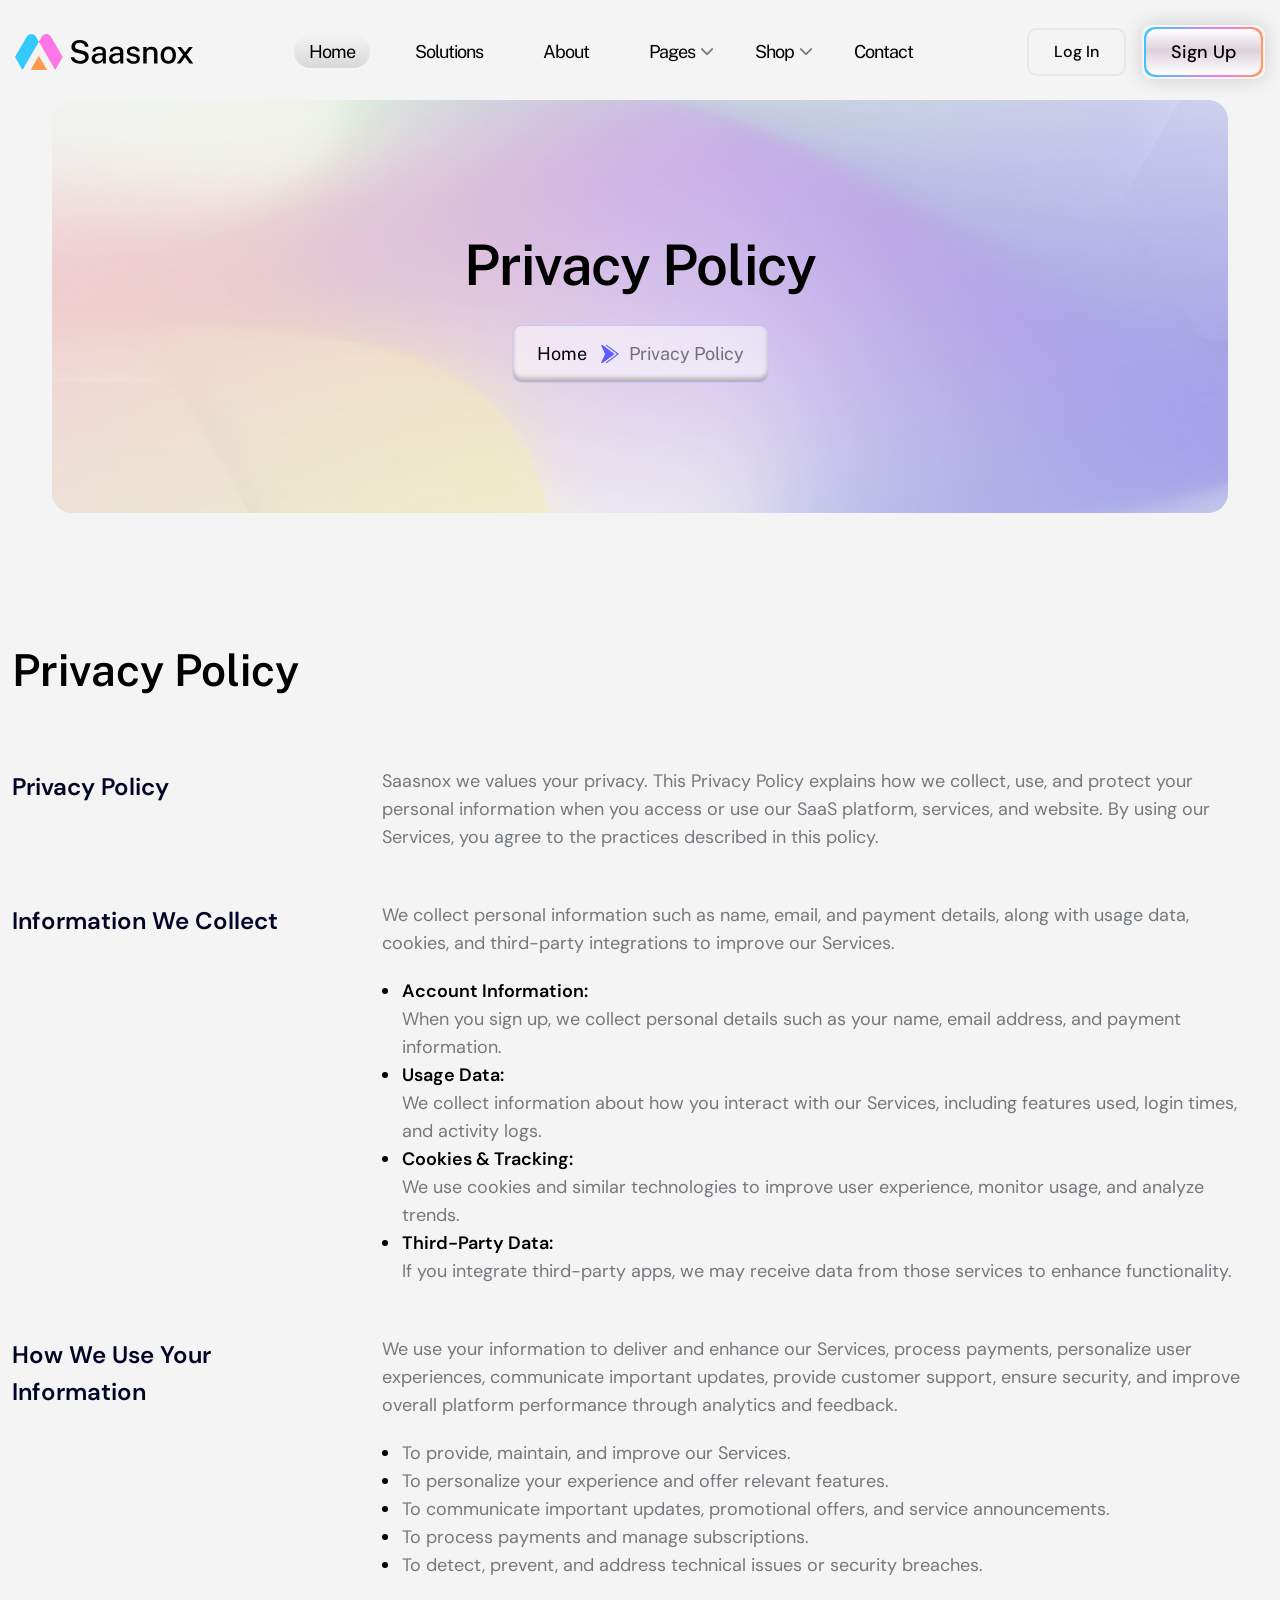
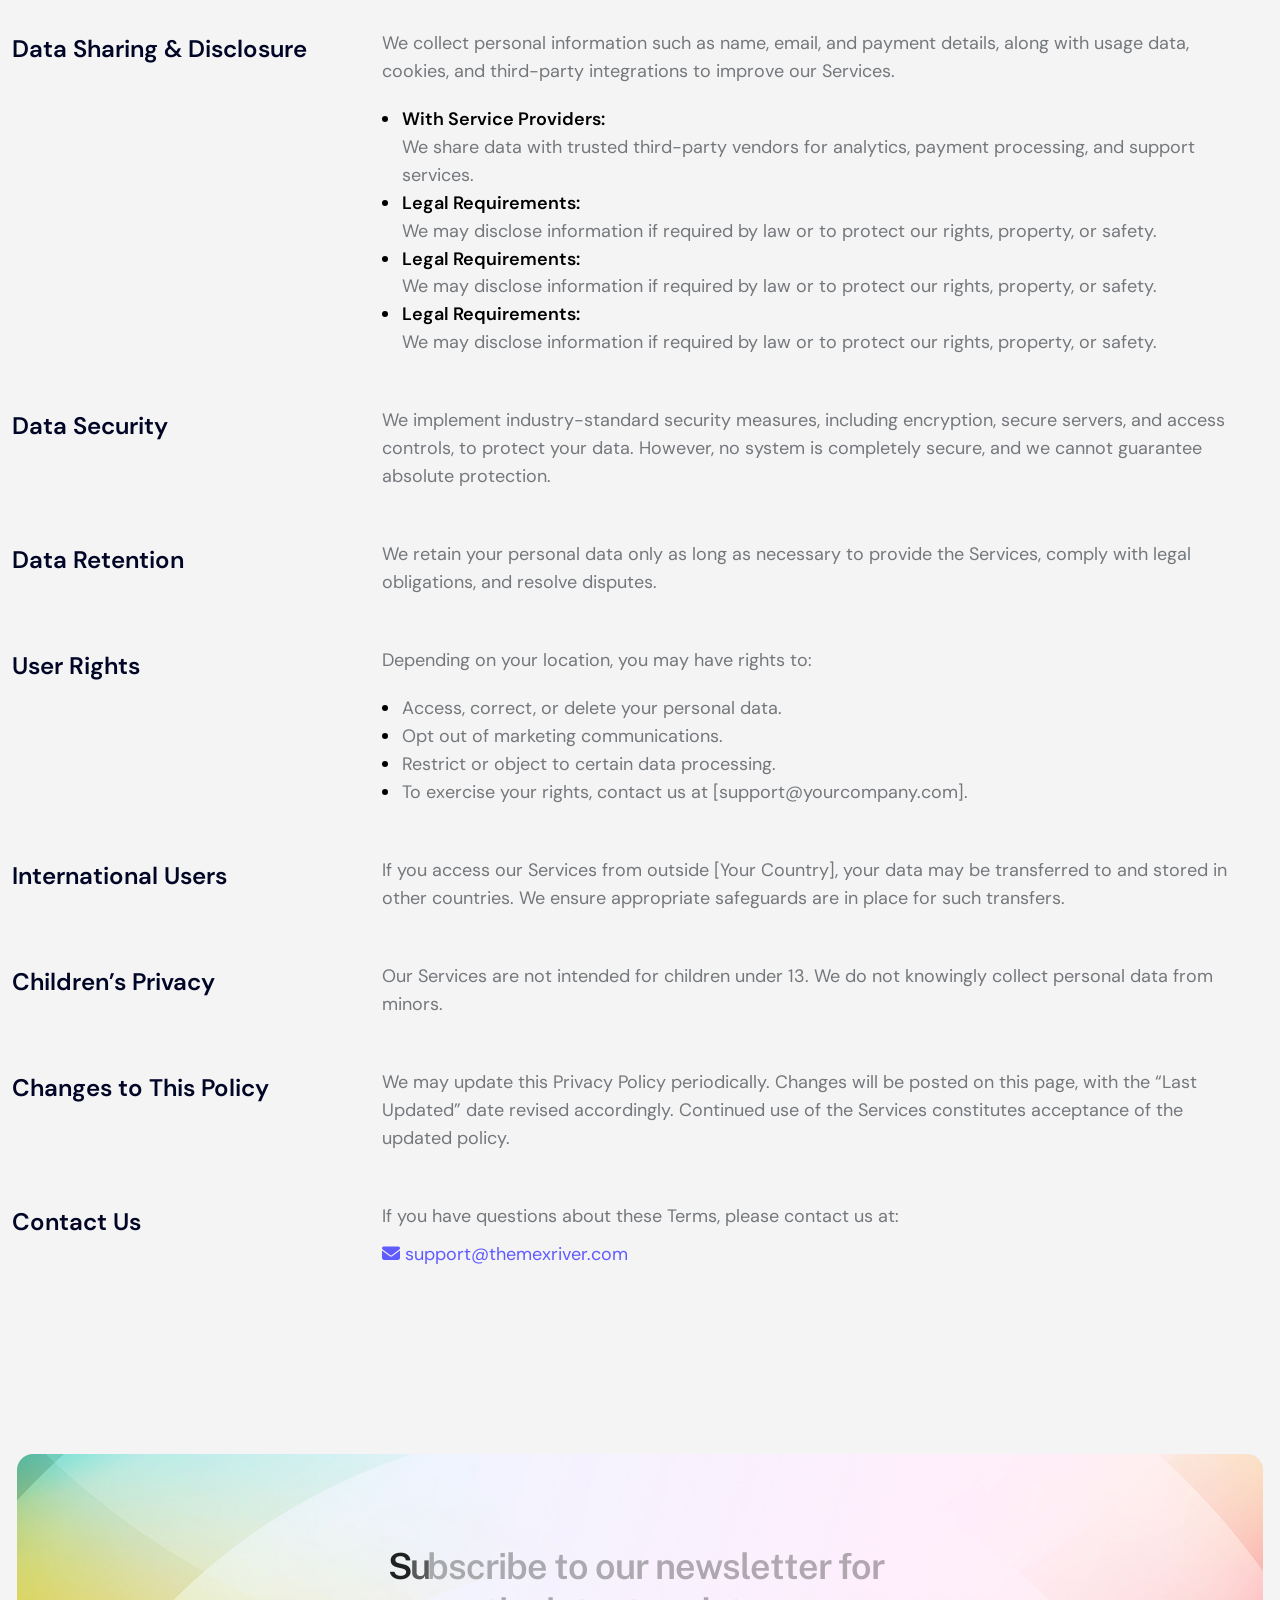
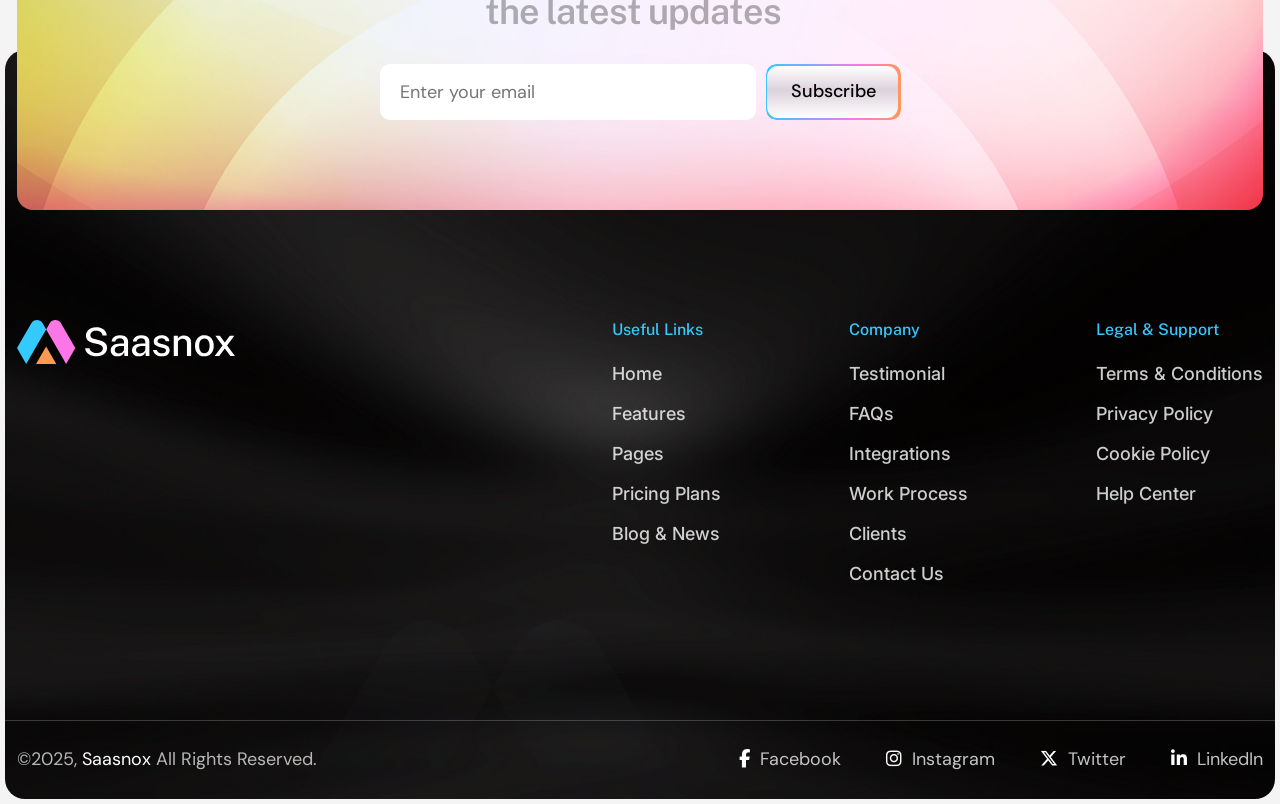
<file: privacy-policy.html>
<!DOCTYPE html>
  <html lang="en">
  <head>
  	<meta charset="UTF-8">
  	<title>Saasnox - SaaS & Tech Startup</title>
  	<meta name="description" content="Saasnox - SaaS & Tech Startup WordPress Theme">
  	<meta name="keywords" content="appointment booking, chiropractor, dentist, doctor, doctor appointment, doctor booking, health, health theme, healthcare, hospital, medical, medical appointment, medical booking, medical theme, pharmacy">
  	<meta name="author" content="Themexriver">
  	<link rel="shortcut icon" href="assets/img/logo/fv-icon.svg" type="image/x-icon">
  	<!-- Mobile Specific Meta -->
  	<meta name="viewport" content="width=device-width, initial-scale=1">


  	<link rel="stylesheet" href="assets/css/bootstrap.min.css">
  	<link rel="stylesheet" href="assets/css/fontawesome.css">
  	<link rel="stylesheet" href="assets/css/animate.css">
  	<link rel="stylesheet" href="assets/css/swiper.min.css">
  	<link rel="stylesheet" href="assets/css/jquery-ui.css"> 
  	<link rel="stylesheet" href="assets/css/magnific-popup.css">
  	<link rel="stylesheet" href="assets/css/style.css">
  </head>
  <body class="home-1">
  	<div id="preloader">
  		<div class="preloader-logo">
  			<svg width="291" height="219" viewBox="0 0 291 219" fill="none" xmlns="http://www.w3.org/2000/svg">
  				<svg width="291" height="219" viewBox="0 0 291 219" fill="none" xmlns="http://www.w3.org/2000/svg">
  					<path class="draw fill1" d="M110.135 108.605L145.85 46.7498L128.243 16.2565C115.735 -5.40759 84.6286 -5.40759 72.1104 16.2565L0.731323 139.895L46.4099 219L110.135 108.605Z" stroke="#34C9FF" stroke-width="3" fill="none"/>
  					<path class="draw fill2" d="M196.323 218.999H95.3807L145.852 131.576L196.323 218.999Z" stroke="#FF9951" stroke-width="3" fill="none"/>
  					<path class="draw fill3" d="M181.567 108.604L145.852 46.749L163.459 16.2558C175.956 -5.41859 207.073 -5.41859 219.591 16.2558L290.981 139.895L245.302 218.999L181.567 108.604Z" stroke="#FD76E8" stroke-width="3" fill="none"/>
  				</svg>
  			</svg>
  		</div>
  	</div>
  	<div class="sn-up">
  		<a href="#" class="sn-scrollup text-center">TOP</a>
  	</div>

<!-- Start of Header section
	============================================= -->
	<header id="sn-header" class="sn-header-section header_style_one txa_sticky_header">
		<div class="sn-header-content d-flex align-items-center justify-content-between">
			<div class="brand-logo">
				<a href="#"><img src="assets/img/logo/logo1.svg" alt=""></a>
			</div>
			<nav class="main-navigation clearfix ul-li">
				<ul id="main-nav" class="nav navbar-nav clearfix">
					<li class="dropdown active">
						<a href="!#">Home</a>
						<ul class="dropdown-menu clearfix">
							<li><a class="active"  href="index.html">Home Page One</a></li>
							<li><a href="index-2.html">Home Page Two</a></li>
							<li><a href="index-3.html">Home Page Three</a></li>
							<li><a href="index-4.html">Home Page Four</a></li>
						</ul>
					</li>
					<li><a href="about.html">Solutions</a></li>
					<li><a href="about.html">About</a></li>
					<li class="dropdown">
						<a href="!#">Pages</a>
						<ul class="dropdown-menu clearfix">
							<li><a href="service.html">Services</a></li>
							<li class="dropdown">
								<a href="service-single.html">Services Details</a>
								<ul class="dropdown-menu clearfix">
									<li><a href="service-single.html">Construction </a></li>
									<li><a href="service-single-2.html">Architect Design</a></li>
									<li><a href="service-single-3.html">Interior Design</a></li>
									<li><a href="service-single-4.html">3D Animation</a></li>
									<li><a href="service-single-5.html">House Renovation</a></li>
									<li><a href="service-single-6.html">Ideas & Inspiration</a></li>
								</ul>
							</li>
							<li><a href="team.html">Team Page</a></li>
							<li class="dropdown">
								<a href="service-single.html">Blog</a>
								<ul class="dropdown-menu clearfix">
									<li><a href="service-single.html">Construction</a></li>
									<li><a href="service-single-2.html">Architect Design</a></li>
									<li><a href="service-single-3.html">Interior Design</a></li>
									<li><a href="service-single-4.html">3D Animation</a></li>
									<li><a href="service-single-5.html">House Renovation</a></li>
									<li><a href="service-single-6.html">Ideas & Inspiration</a></li>
								</ul>
							</li>
							<li><a href="faq.html">FAQ Page</a></li>
							<li><a href="pricing.html">Pricing Page</a></li>
							<li><a href="testimonial.html">Testimonial Page</a></li>
							<li><a href="contact.html">Contact Page</a></li>
							<li><a href="booking.html">Booking Page</a></li>
						</ul>
					</li>
					<li class="dropdown">
						<a href="!#">Shop</a>
						<ul class="dropdown-menu clearfix"> 
							<li><a href="shop.html">Shop Page </a></li>
							<li><a href="shop-single.html">Shop Details</a></li>
						</ul>
					</li>
					<li><a href="about.html">Contact</a></li>
				</ul>
			</nav>
			<div class="sn-btn-grp d-flex align-items-center">
				<a class="sign_up_btn" href="#">Log In</a>
				<div class="sn-btn1">
					<a href="#">
						<span>Sign Up</span>
					</a>
				</div>
				<div class="sn-mobile-menu-btn mobile_menu_button open_mobile_menu">
					<button>
						<span></span>
						<span></span>
						<span></span>
					</button>
				</div>
			</div>
		</div>
	</header>
<!-- Start of Header section
	============================================= -->


<!-- Start of Breadcrumb section
	============================================= -->
	<section id="sn-breadcrumb" class="sn-breadcrumb-sec">
		<div class="sn-breadcrumb-wrapper" data-background="assets/img/bg/bread-bg.jpg">
			<div class="container">
				<div class="sn-breadcrumb-content headline ul-li text-center">
					<h2 class="bread_title">Privacy Policy</h2>
					<ul>
						<li><a href="#">Home</a></li>
						<li>Privacy Policy</li>
					</ul>
				</div>
			</div>
		</div>
	</section>
<!-- End of Breadcrumb section
	============================================= -->

<!-- Start of Terms & Condition section
	============================================= -->
	<section id="sn-t_c" class="sn-t_c-sec pt-130 pb-130">
		<div class="container">
			<div class="sn-t_c-content headline pera-content">
				<h3>Privacy Policy</h3>
				<div class="sn-t_c-list-area mt-70">
					<div class="sn-t_c-list d-flex">
						<span>Privacy Policy</span>
						<div class="item-text">
							<p>Saasnox we values your privacy. This Privacy Policy explains how we collect, use, and protect your personal information when you access or use our SaaS platform, services, and website. By using our Services, you agree to the practices described in this policy.</p>
						</div>
					</div>
					<div class="sn-t_c-list d-flex">
						<span>Information We Collect</span>
						<div class="item-text ul-li-block">
							<p>We collect personal information such as name, email, and payment details, along with usage data, cookies, and third-party integrations to improve our Services.</p>
							<ul>
								<li><span>Account Information:</span> When you sign up, we collect personal details such as your name, email address, and payment information.</li>
								<li><span>Usage Data:</span> We collect information about how you interact with our Services, including features used, login times, and activity logs.</li>
								<li><span>Cookies & Tracking:</span> We use cookies and similar technologies to improve user experience, monitor usage, and analyze trends.</li>
								<li><span>Third-Party Data:</span> If you integrate third-party apps, we may receive data from those services to enhance functionality.</li>
							</ul>
						</div>
					</div>
					<div class="sn-t_c-list d-flex">
						<span>How We Use Your Information</span>
						<div class="item-text ul-li-block">
							<p>We use your information to deliver and enhance our Services, process payments, personalize user experiences, communicate important updates, provide customer support, ensure security, and improve overall platform performance through analytics and feedback.</p>
							<ul>
								<li>To provide, maintain, and improve our Services.</li>
								<li>To personalize your experience and offer relevant features.</li>
								<li>To communicate important updates, promotional offers, and service announcements.</li>
								<li>To process payments and manage subscriptions.</li>
								<li>To detect, prevent, and address technical issues or security breaches.</li>
							</ul>
						</div>
					</div>
					<div class="sn-t_c-list d-flex">
						<span>Data Sharing & Disclosure</span>
						<div class="item-text ul-li-block">
							<p>We collect personal information such as name, email, and payment details, along with usage data, cookies, and third-party integrations to improve our Services.</p>
							<ul>
								<li><span>With Service Providers:</span> We share data with trusted third-party vendors for analytics, payment processing, and support services.</li>
								<li><span>Legal Requirements:</span> We may disclose information if required by law or to protect our rights, property, or safety.</li>
								<li><span>Legal Requirements:</span> We may disclose information if required by law or to protect our rights, property, or safety.</li>
								<li><span>Legal Requirements:</span> We may disclose information if required by law or to protect our rights, property, or safety.</li>
							</ul>
						</div>
					</div>
					<div class="sn-t_c-list d-flex">
						<span>Data Security</span>
						<div class="item-text ul-li-block">
							<p>We implement industry-standard security measures, including encryption, secure servers, and access controls, to protect your data. However, no system is completely secure, and we cannot guarantee absolute protection.</p>
						</div>
					</div>
					<div class="sn-t_c-list d-flex">
						<span>Data Retention</span>
						<div class="item-text ul-li-block">
							<p>We retain your personal data only as long as necessary to provide the Services, comply with legal obligations, and resolve disputes.</p>
						</div>
					</div>
					<div class="sn-t_c-list d-flex">
						<span>User Rights</span>
						<div class="item-text ul-li-block">
							<p>Depending on your location, you may have rights to:</p>
							<ul>
								<li>Access, correct, or delete your personal data.</li>
								<li>Opt out of marketing communications.</li>
								<li>Restrict or object to certain data processing.</li>
								<li>To exercise your rights, contact us at [support@yourcompany.com].</li>
							</ul>
						</div>
					</div>
					<div class="sn-t_c-list d-flex">
						<span>International Users</span>
						<div class="item-text">
							<p>If you access our Services from outside [Your Country], your data may be transferred to and stored in other countries. We ensure appropriate safeguards are in place for such transfers.</p>
						</div>
					</div>
					<div class="sn-t_c-list d-flex">
						<span>Children’s Privacy</span>
						<div class="item-text ul-li-block">
							<p>Our Services are not intended for children under 13. We do not knowingly collect personal data from minors.</p>
						</div>
					</div>
					<div class="sn-t_c-list d-flex">
						<span>Changes to This Policy</span>
						<div class="item-text">
							<p>We may update this Privacy Policy periodically. Changes will be posted on this page, with the “Last Updated” date revised accordingly. Continued use of the Services constitutes acceptance of the updated policy.</p>
						</div>
					</div>
					<div class="sn-t_c-list d-flex">
						<span>Contact Us</span>
						<div class="item-text">
							<p>If you have questions about these Terms, please contact us at:</p>
							<a href="#"><i class="fa-solid fa-envelope"></i> support@themexriver.com</a>
						</div>
					</div>
				</div>
			</div>
		</div>
	</section>
<!-- End of Terms & Condition  section
	============================================= -->	

<!-- Start of Footer section
	============================================= -->
	<footer id="sn-ftr" class="sn-ftr-sec">
		<div class="container">
			<div class="sn-ftr-newsletter text-center  headline" data-background="assets/img/bg/news-bg.jpg">
				<h3 class=" sn-itm-title sn-itm-anim">Subscribe to our newsletter for the latest updates</h3>
				<div class="newsletter-form d-flex flex-wrap justify-content-center">
					<input type="text" placeholder="Enter your email">
					<button><span>Subscribe</span></button>
				</div>
			</div>
		</div>
		<div class="sn-ftr-widget-area position-relative " data-background="assets/img/bg/ftr-bg.jpg">
			<span class="sn-ftr-icon top_view position-absolute">
				<svg width="418" height="315" viewBox="0 0 418 315" fill="none" xmlns="http://www.w3.org/2000/svg">
					<g opacity="0.36">
						<path class="sn_line_1" fill-rule="evenodd" clip-rule="evenodd" d="M157.361 156.207L208.732 67.2368L183.407 23.3765C165.416 -7.78435 120.674 -7.78435 102.668 23.3765L0 201.214L65.7019 314.995L157.361 156.207Z" fill="url(#paint0_linear_1_3439)"/>
						<path class="sn_line_2" fill-rule="evenodd" clip-rule="evenodd" d="M281.331 315.001H136.14L208.735 189.255L281.331 315.001Z" fill="url(#paint1_linear_1_3439)"/>
						<path class="sn_line_3" fill-rule="evenodd" clip-rule="evenodd" d="M260.107 156.212L208.736 67.242L234.061 23.3817C252.037 -7.79388 296.794 -7.79388 314.8 23.3817L417.483 201.219L351.781 315L260.107 156.212Z" fill="url(#paint2_linear_1_3439)"/>
					</g>
					<defs>
						<linearGradient id="paint0_linear_1_3439" x1="104.366" y1="0.00585937" x2="104.366" y2="314.995" gradientUnits="userSpaceOnUse">
							<stop stop-color="#535862"/>
							<stop offset="1" stop-color="#0E0D0E"/>
						</linearGradient>
						<linearGradient id="paint1_linear_1_3439" x1="208.735" y1="189.255" x2="208.735" y2="315.001" gradientUnits="userSpaceOnUse">
							<stop stop-color="#535862"/>
							<stop offset="1" stop-color="#0E0D0E"/>
						</linearGradient>
						<linearGradient id="paint2_linear_1_3439" x1="313.109" y1="0" x2="313.109" y2="315" gradientUnits="userSpaceOnUse">
							<stop stop-color="#535862"/>
							<stop offset="1" stop-color="#0E0D0E"/>
						</linearGradient>
					</defs>
				</svg>
			</span>
			<div class="container">
				<div class="sn-ftr-widget-wrap pb-120 d-flex justify-content-between">
					<div class="sn-ftr-logo">
						<div class="brand-logo">
							<a href="#"><img src="assets/img/logo/logo2.svg" alt=""></a>
						</div>
					</div>
					<div class="sn-ftr-menu-widget d-flex">
						<div class="sn-ftr-widget headline ul-li-block">
							<div class="menu-widget">
								<h3 class="widget-title">Useful Links</h3>
								<ul>
									<li><a href="#">Home</a></li>
									<li><a href="#">Features</a></li>
									<li><a href="#">Pages</a></li>
									<li><a href="#">Pricing Plans</a></li>
									<li><a href="#">Blog & News</a></li>
								</ul>
							</div>
						</div>
						<div class="sn-ftr-widget headline ul-li-block">
							<div class="menu-widget">
								<h3 class="widget-title">Company </h3>
								<ul>
									<li><a href="#">Testimonial</a></li>
									<li><a href="#">FAQs</a></li>
									<li><a href="#">Integrations</a></li>
									<li><a href="#">Work Process</a></li>
									<li><a href="#">Clients</a></li>
									<li><a href="#">Contact Us</a></li>
								</ul>
							</div>
						</div>
						<div class="sn-ftr-widget headline ul-li-block">
							<div class="menu-widget">
								<h3 class="widget-title">Legal & Support</h3>
								<ul>
									<li><a href="#">Terms & Conditions</a></li>
									<li><a href="#">Privacy Policy</a></li>
									<li><a href="#">Cookie Policy</a></li>
									<li><a href="#">Help Center</a></li>
								</ul>
							</div>
						</div>
					</div>
				</div>
			</div>
			<div class="sn-ftr-copyright">
				<div class="container">
					<div class="sn-ftr-copyright-wrap pera-content d-flex justify-content-between">
						<p>©2025, <a href="#"> Saasnox</a> All Rights Reserved.</p>
						<div class="sn-copyright-social">
							<a href="#"><i class="fa-brands fa-facebook-f"></i> Facebook</a>
							<a href="#"><i class="fa-brands fa-instagram"></i> Instagram</a>
							<a href="#"><i class="fa-brands fa-x-twitter"></i> Twitter</a>
							<a href="#"><i class="fa-brands fa-linkedin-in"></i> LinkedIn</a>
						</div>
					</div>
				</div>
			</div>
		</div>
	</footer>
<!-- End of Footer section
	============================================= -->	



	<!-- For Js Library -->
	<script src="assets/js/jquery-3.7.0.min.js"></script>
	<script src="assets/js/bootstrap.bundle.min.js"></script>
	<script src="assets/js/swiper-bundle.min.js"></script>
	<script src="assets/js/wow.min.js"></script>
	<script src="assets/js/appear.js"></script>
	<script src="assets/js/gsap.min.js"></script>
	<script src="assets/js/knob.js"></script>
	<script src="assets/js/jquery.counterup.min.js"></script>
	<script src="assets/js/isotope.pkgd.min.js"></script>
	<script src="assets/js/imagesloaded.pkgd.min.js"></script>
	<script src="assets/js/waypoints.min.js"></script>
	<script src="assets/js/jqueryui.js"></script>
	<script src="assets/js/jquery.magnific-popup.min.js"></script>
	<script src="assets/js/jquery.marquee.min.js"></script>
	<script src="assets/js/lenis.min.js"></script>
	<script src="assets/js/split-type.min.js"></script>
	<script src="assets/js/CustomEase.min.js"></script>
	<script src="assets/js/ScrollTrigger.min.js"></script>
	<script src="assets/js/SplitText.min.js"></script>
	<script src="assets/js/chart.js"></script>
	<script src="assets/js/parallax-scroll.js"></script>
	<script src="assets/js/script.js"></script>
</body>
</html>
</file>
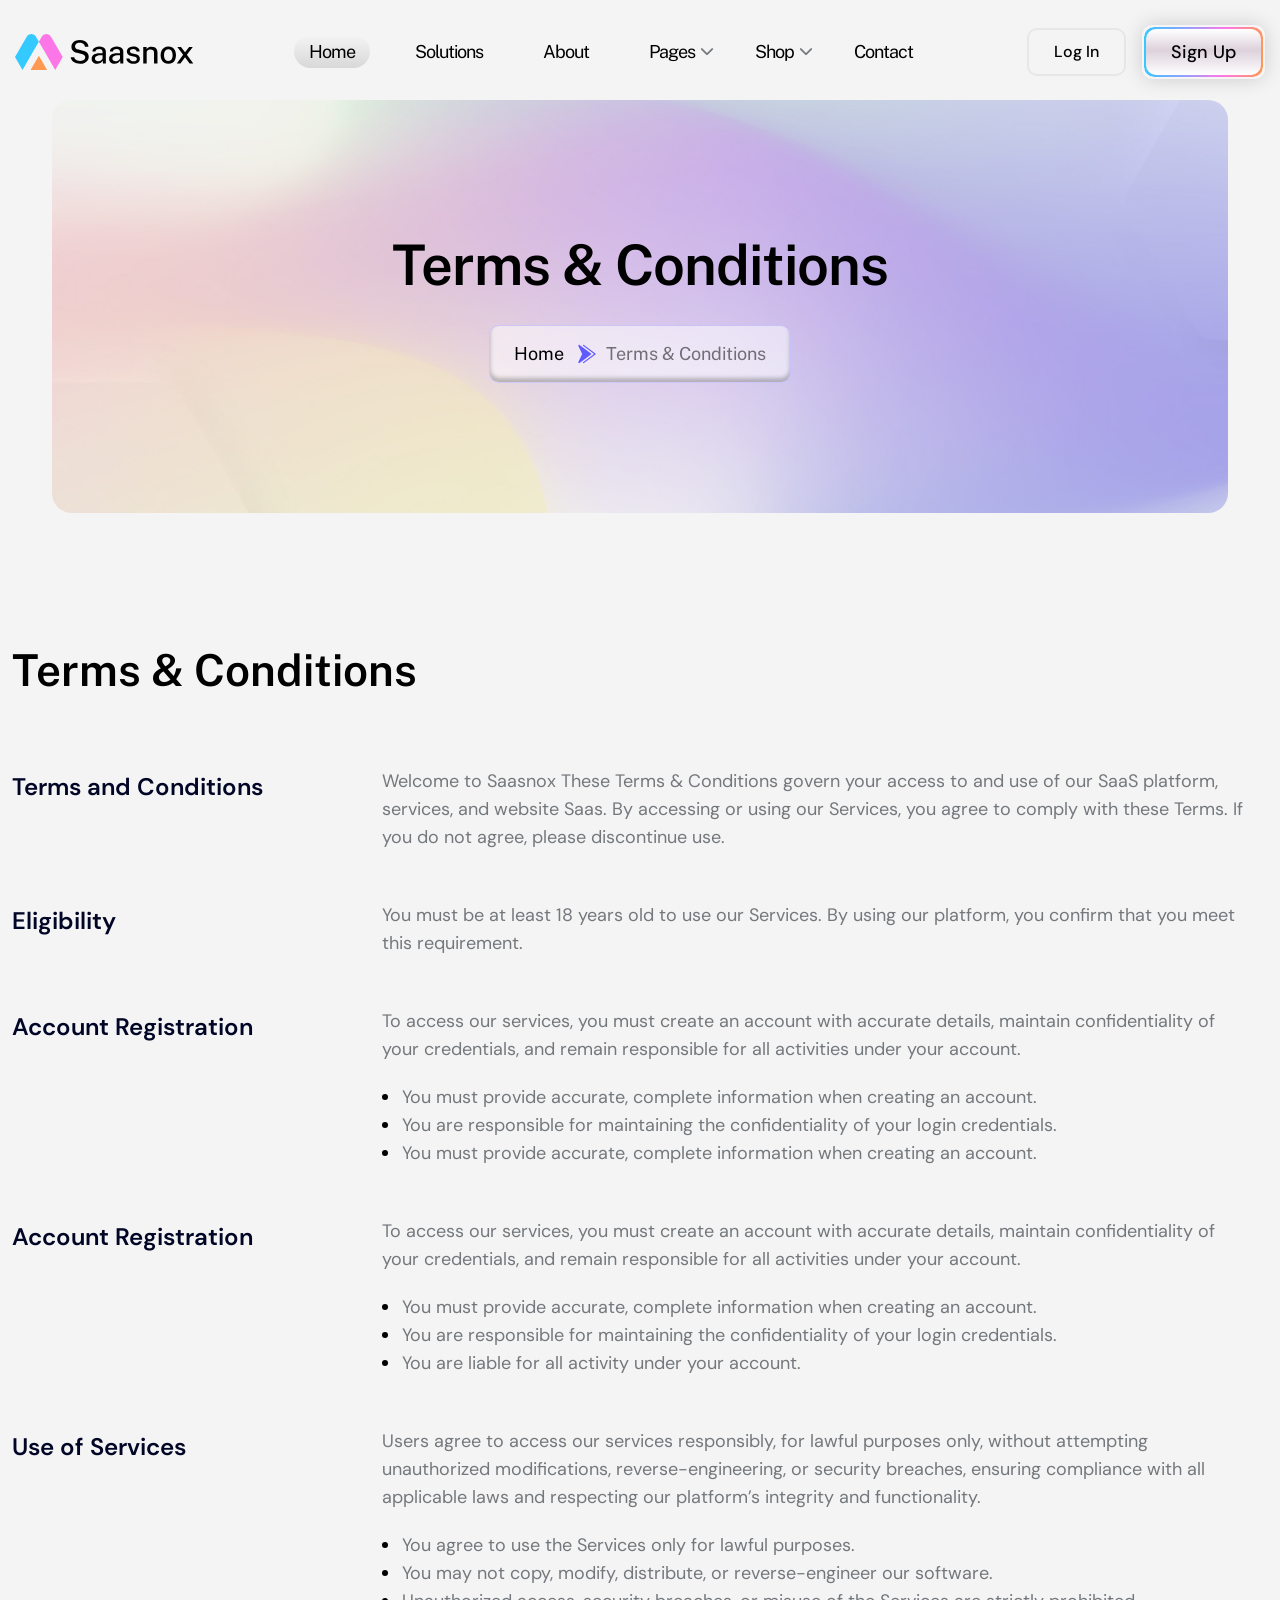
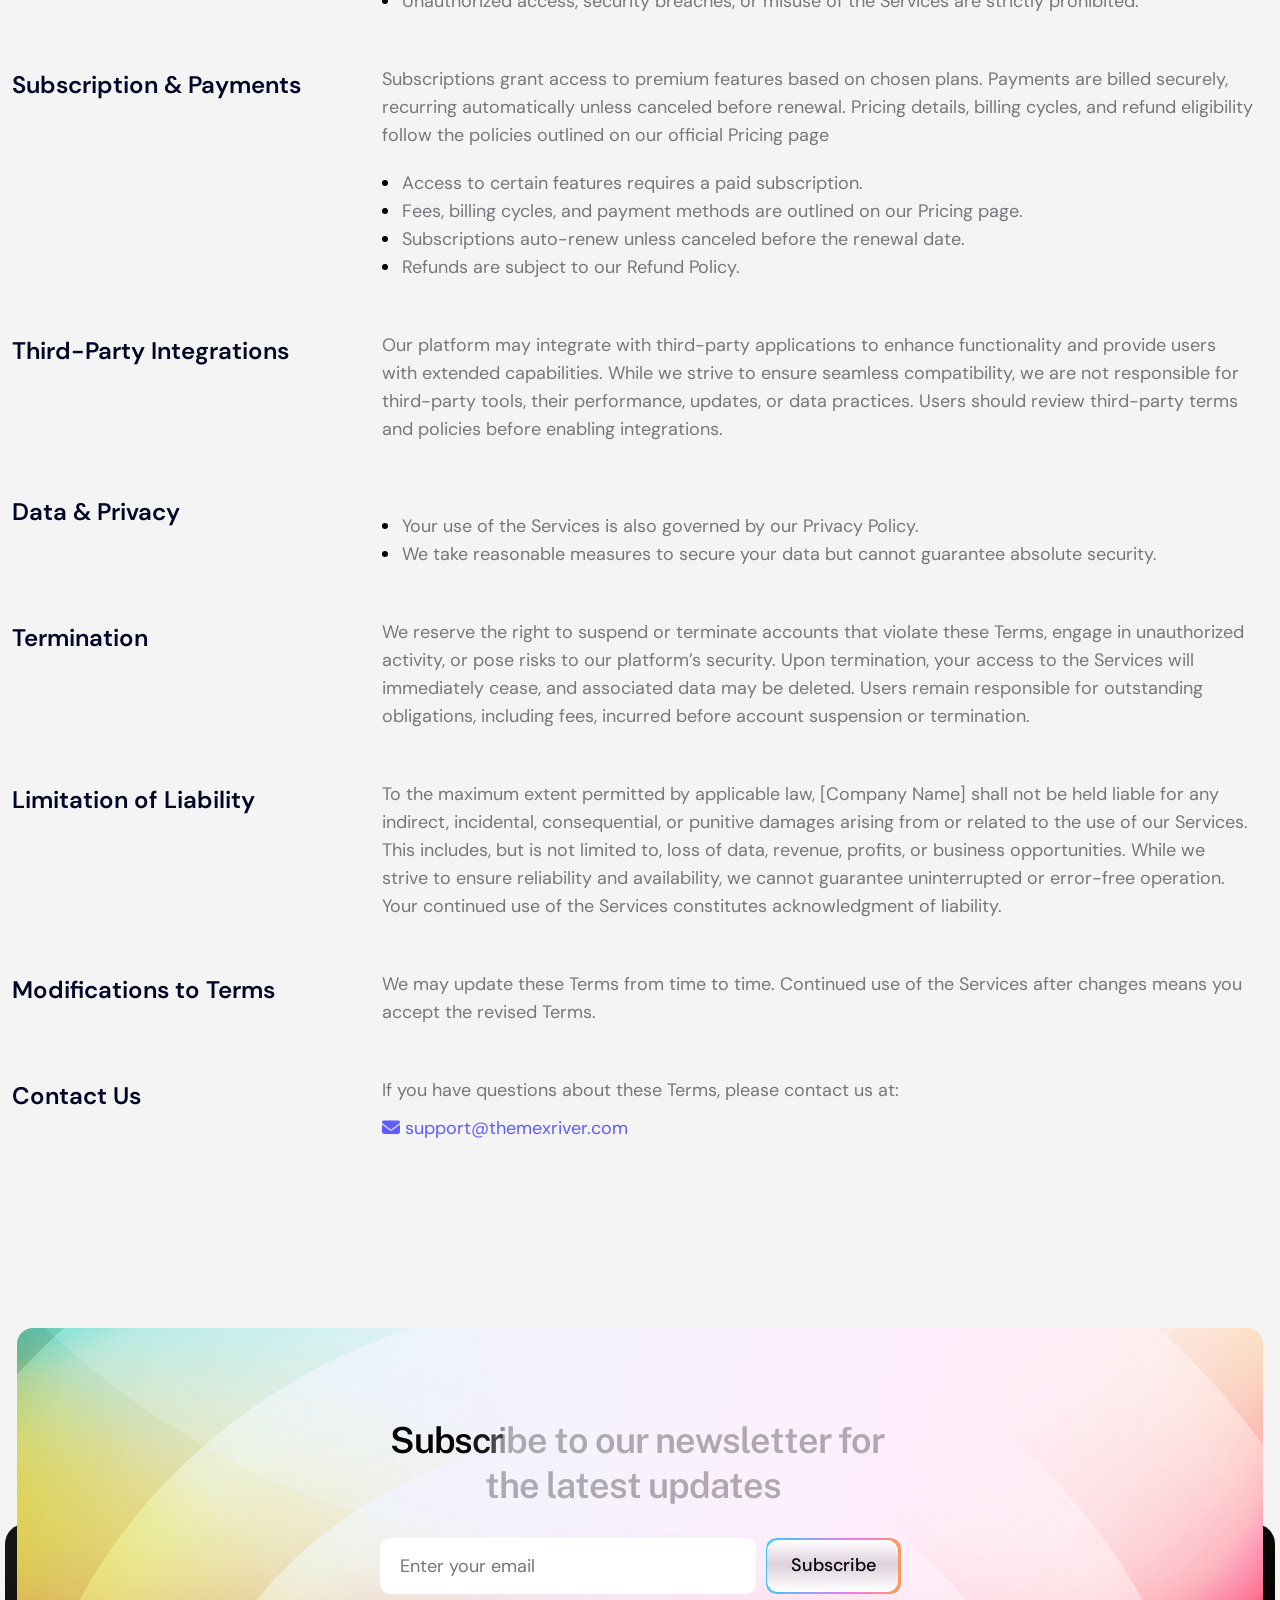
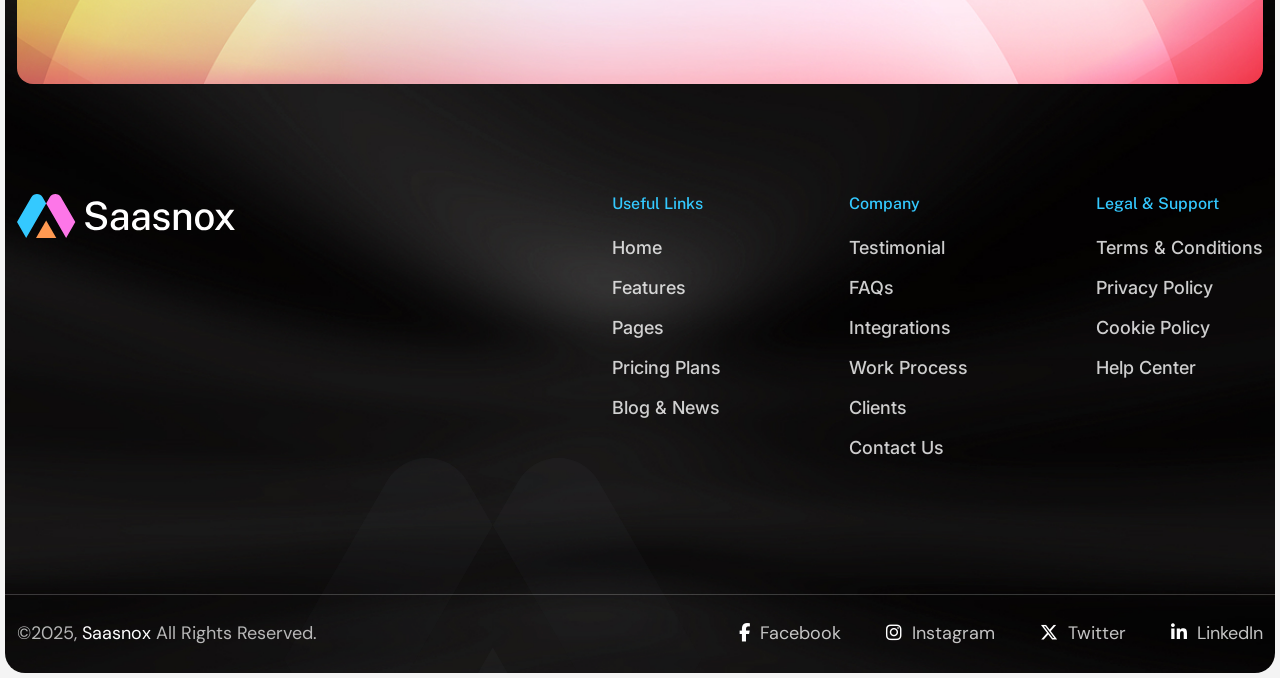
<file: terms-condition.html>
<!DOCTYPE html>
  <html lang="en">
  <head>
  	<meta charset="UTF-8">
  	<title>Saasnox - SaaS & Tech Startup</title>
  	<meta name="description" content="Saasnox - SaaS & Tech Startup WordPress Theme">
  	<meta name="keywords" content="appointment booking, chiropractor, dentist, doctor, doctor appointment, doctor booking, health, health theme, healthcare, hospital, medical, medical appointment, medical booking, medical theme, pharmacy">
  	<meta name="author" content="Themexriver">
  	<link rel="shortcut icon" href="assets/img/logo/fv-icon.svg" type="image/x-icon">
  	<!-- Mobile Specific Meta -->
  	<meta name="viewport" content="width=device-width, initial-scale=1">


  	<link rel="stylesheet" href="assets/css/bootstrap.min.css">
  	<link rel="stylesheet" href="assets/css/fontawesome.css">
  	<link rel="stylesheet" href="assets/css/animate.css">
  	<link rel="stylesheet" href="assets/css/swiper.min.css">
  	<link rel="stylesheet" href="assets/css/jquery-ui.css"> 
  	<link rel="stylesheet" href="assets/css/magnific-popup.css">
  	<link rel="stylesheet" href="assets/css/style.css">
  </head>
  <body class="home-1">
  	<div id="preloader">
  		<div class="preloader-logo">
  			<svg width="291" height="219" viewBox="0 0 291 219" fill="none" xmlns="http://www.w3.org/2000/svg">
  				<svg width="291" height="219" viewBox="0 0 291 219" fill="none" xmlns="http://www.w3.org/2000/svg">
  					<path class="draw fill1" d="M110.135 108.605L145.85 46.7498L128.243 16.2565C115.735 -5.40759 84.6286 -5.40759 72.1104 16.2565L0.731323 139.895L46.4099 219L110.135 108.605Z" stroke="#34C9FF" stroke-width="3" fill="none"/>
  					<path class="draw fill2" d="M196.323 218.999H95.3807L145.852 131.576L196.323 218.999Z" stroke="#FF9951" stroke-width="3" fill="none"/>
  					<path class="draw fill3" d="M181.567 108.604L145.852 46.749L163.459 16.2558C175.956 -5.41859 207.073 -5.41859 219.591 16.2558L290.981 139.895L245.302 218.999L181.567 108.604Z" stroke="#FD76E8" stroke-width="3" fill="none"/>
  				</svg>
  			</svg>
  		</div>
  	</div>
  	<div class="sn-up">
  		<a href="#" class="sn-scrollup text-center">TOP</a>
  	</div>

<!-- Start of Header section
	============================================= -->
	<header id="sn-header" class="sn-header-section header_style_one txa_sticky_header">
		<div class="sn-header-content d-flex align-items-center justify-content-between">
			<div class="brand-logo">
				<a href="#"><img src="assets/img/logo/logo1.svg" alt=""></a>
			</div>
			<nav class="main-navigation clearfix ul-li">
				<ul id="main-nav" class="nav navbar-nav clearfix">
					<li class="dropdown active">
						<a href="!#">Home</a>
						<ul class="dropdown-menu clearfix">
							<li><a class="active"  href="index.html">Home Page One</a></li>
							<li><a href="index-2.html">Home Page Two</a></li>
							<li><a href="index-3.html">Home Page Three</a></li>
							<li><a href="index-4.html">Home Page Four</a></li>
						</ul>
					</li>
					<li><a href="about.html">Solutions</a></li>
					<li><a href="about.html">About</a></li>
					<li class="dropdown">
						<a href="!#">Pages</a>
						<ul class="dropdown-menu clearfix">
							<li><a href="service.html">Services</a></li>
							<li class="dropdown">
								<a href="service-single.html">Services Details</a>
								<ul class="dropdown-menu clearfix">
									<li><a href="service-single.html">Construction </a></li>
									<li><a href="service-single-2.html">Architect Design</a></li>
									<li><a href="service-single-3.html">Interior Design</a></li>
									<li><a href="service-single-4.html">3D Animation</a></li>
									<li><a href="service-single-5.html">House Renovation</a></li>
									<li><a href="service-single-6.html">Ideas & Inspiration</a></li>
								</ul>
							</li>
							<li><a href="team.html">Team Page</a></li>
							<li class="dropdown">
								<a href="service-single.html">Blog</a>
								<ul class="dropdown-menu clearfix">
									<li><a href="service-single.html">Construction</a></li>
									<li><a href="service-single-2.html">Architect Design</a></li>
									<li><a href="service-single-3.html">Interior Design</a></li>
									<li><a href="service-single-4.html">3D Animation</a></li>
									<li><a href="service-single-5.html">House Renovation</a></li>
									<li><a href="service-single-6.html">Ideas & Inspiration</a></li>
								</ul>
							</li>
							<li><a href="faq.html">FAQ Page</a></li>
							<li><a href="pricing.html">Pricing Page</a></li>
							<li><a href="testimonial.html">Testimonial Page</a></li>
							<li><a href="contact.html">Contact Page</a></li>
							<li><a href="booking.html">Booking Page</a></li>
						</ul>
					</li>
					<li class="dropdown">
						<a href="!#">Shop</a>
						<ul class="dropdown-menu clearfix"> 
							<li><a href="shop.html">Shop Page </a></li>
							<li><a href="shop-single.html">Shop Details</a></li>
						</ul>
					</li>
					<li><a href="about.html">Contact</a></li>
				</ul>
			</nav>
			<div class="sn-btn-grp d-flex align-items-center">
				<a class="sign_up_btn" href="#">Log In</a>
				<div class="sn-btn1">
					<a href="#">
						<span>Sign Up</span>
					</a>
				</div>
				<div class="sn-mobile-menu-btn mobile_menu_button open_mobile_menu">
					<button>
						<span></span>
						<span></span>
						<span></span>
					</button>
				</div>
			</div>
		</div>
	</header>
<!-- Start of Header section
	============================================= -->


<!-- Start of Breadcrumb section
	============================================= -->
	<section id="sn-breadcrumb" class="sn-breadcrumb-sec">
		<div class="sn-breadcrumb-wrapper" data-background="assets/img/bg/bread-bg.jpg">
			<div class="container">
				<div class="sn-breadcrumb-content headline ul-li text-center">
					<h2 class="bread_title">Terms & Conditions</h2>
					<ul>
						<li><a href="#">Home</a></li>
						<li>Terms & Conditions</li>
					</ul>
				</div>
			</div>
		</div>
	</section>
<!-- End of Breadcrumb section
	============================================= -->

<!-- Start of Terms & Condition section
	============================================= -->
	<section id="sn-t_c" class="sn-t_c-sec pt-130 pb-130">
		<div class="container">
			<div class="sn-t_c-content headline pera-content">
				<h3>Terms & Conditions</h3>
				<div class="sn-t_c-list-area mt-70">
					<div class="sn-t_c-list d-flex">
						<span>Terms and Conditions</span>
						<div class="item-text">
							<p>Welcome to Saasnox  These Terms & Conditions govern your access to and use of our SaaS platform, services, and website Saas. By accessing or using our Services, you agree to comply with these Terms. If you do not agree, please discontinue use.</p>
						</div>
					</div>
					<div class="sn-t_c-list d-flex">
						<span>Eligibility</span>
						<div class="item-text">
							<p>You must be at least 18 years old to use our Services. By using our platform, you confirm that you meet this requirement.</p>
						</div>
					</div>
					<div class="sn-t_c-list d-flex">
						<span>Account Registration</span>
						<div class="item-text ul-li-block">
							<p>To access our services, you must create an account with accurate details, maintain confidentiality of your credentials, and remain responsible for all activities under your account.</p>
							<ul>
								<li>You must provide accurate, complete information when creating an account.</li>
								<li>You are responsible for maintaining the confidentiality of your login credentials.</li>
								<li>You must provide accurate, complete information when creating an account.</li>
							</ul>
						</div>
					</div>
					<div class="sn-t_c-list d-flex">
						<span>Account Registration</span>
						<div class="item-text ul-li-block">
							<p>To access our services, you must create an account with accurate details, maintain confidentiality of your credentials, and remain responsible for all activities under your account.</p>
							<ul>
								<li>You must provide accurate, complete information when creating an account.</li>
								<li>You are responsible for maintaining the confidentiality of your login credentials.</li>
								<li>You are liable for all activity under your account.</li>
							</ul>
						</div>
					</div>
					<div class="sn-t_c-list d-flex">
						<span>Use of Services</span>
						<div class="item-text ul-li-block">
							<p>Users agree to access our services responsibly, for lawful purposes only, without attempting unauthorized modifications, reverse-engineering, or security breaches, ensuring compliance with all applicable laws and respecting our platform’s integrity and functionality.</p>
							<ul>
								<li>You agree to use the Services only for lawful purposes.</li>
								<li>You may not copy, modify, distribute, or reverse-engineer our software.</li>
								<li>Unauthorized access, security breaches, or misuse of the Services are strictly prohibited.</li>
							</ul>
						</div>
					</div>
					<div class="sn-t_c-list d-flex">
						<span>Subscription & Payments</span>
						<div class="item-text ul-li-block">
							<p>Subscriptions grant access to premium features based on chosen plans. Payments are billed securely, recurring automatically unless canceled before renewal. Pricing details, billing cycles, and refund eligibility follow the policies outlined on our official Pricing page</p>
							<ul>
								<li>Access to certain features requires a paid subscription.</li>
								<li>Fees, billing cycles, and payment methods are outlined on our Pricing page.</li>
								<li>Subscriptions auto-renew unless canceled before the renewal date.</li>
								<li>Refunds are subject to our Refund Policy.</li>
							</ul>
						</div>
					</div>
					<div class="sn-t_c-list d-flex">
						<span>Third-Party Integrations</span>
						<div class="item-text">
							<p>Our platform may integrate with third-party applications to enhance functionality and provide users with extended capabilities. While we strive to ensure seamless compatibility, we are not responsible for third-party tools, their performance, updates, or data practices. Users should review third-party terms and policies before enabling integrations.</p>
						</div>
					</div>
					<div class="sn-t_c-list d-flex">
						<span>Data & Privacy</span>
						<div class="item-text ul-li-block">
							<ul>
								<li>Your use of the Services is also governed by our Privacy Policy.</li>
								<li>We take reasonable measures to secure your data but cannot guarantee absolute security.</li>
							</ul>
						</div>
					</div>
					<div class="sn-t_c-list d-flex">
						<span>Termination</span>
						<div class="item-text">
							<p>We reserve the right to suspend or terminate accounts that violate these Terms, engage in unauthorized activity, or pose risks to our platform’s security. Upon termination, your access to the Services will immediately cease, and associated data may be deleted. Users remain responsible for outstanding obligations, including fees, incurred before account suspension or termination.</p>
						</div>
					</div>
					<div class="sn-t_c-list d-flex">
						<span>Limitation of Liability</span>
						<div class="item-text">
							<p>To the maximum extent permitted by applicable law, [Company Name] shall not be held liable for any indirect, incidental, consequential, or punitive damages arising from or related to the use of our Services. This includes, but is not limited to, loss of data, revenue, profits, or business opportunities. While we strive to ensure reliability and availability, we cannot guarantee uninterrupted or error-free operation. Your continued use of the Services constitutes acknowledgment of liability.</p>
						</div>
					</div>
					<div class="sn-t_c-list d-flex">
						<span>Modifications to Terms</span>
						<div class="item-text">
							<p>We may update these Terms from time to time. Continued use of the Services after changes means you accept the revised Terms.</p>
						</div>
					</div>
					<div class="sn-t_c-list d-flex">
						<span>Contact Us</span>
						<div class="item-text">
							<p>If you have questions about these Terms, please contact us at:</p>
							<a href="#"><i class="fa-solid fa-envelope"></i> support@themexriver.com</a>
						</div>
					</div>
				</div>
			</div>
		</div>
	</section>
<!-- End of Terms & Condition  section
	============================================= -->	

<!-- Start of Footer section
	============================================= -->
	<footer id="sn-ftr" class="sn-ftr-sec">
		<div class="container">
			<div class="sn-ftr-newsletter text-center  headline" data-background="assets/img/bg/news-bg.jpg">
				<h3 class=" sn-itm-title sn-itm-anim">Subscribe to our newsletter for the latest updates</h3>
				<div class="newsletter-form d-flex flex-wrap justify-content-center">
					<input type="text" placeholder="Enter your email">
					<button><span>Subscribe</span></button>
				</div>
			</div>
		</div>
		<div class="sn-ftr-widget-area position-relative " data-background="assets/img/bg/ftr-bg.jpg">
			<span class="sn-ftr-icon top_view position-absolute">
				<svg width="418" height="315" viewBox="0 0 418 315" fill="none" xmlns="http://www.w3.org/2000/svg">
					<g opacity="0.36">
						<path class="sn_line_1" fill-rule="evenodd" clip-rule="evenodd" d="M157.361 156.207L208.732 67.2368L183.407 23.3765C165.416 -7.78435 120.674 -7.78435 102.668 23.3765L0 201.214L65.7019 314.995L157.361 156.207Z" fill="url(#paint0_linear_1_3439)"/>
						<path class="sn_line_2" fill-rule="evenodd" clip-rule="evenodd" d="M281.331 315.001H136.14L208.735 189.255L281.331 315.001Z" fill="url(#paint1_linear_1_3439)"/>
						<path class="sn_line_3" fill-rule="evenodd" clip-rule="evenodd" d="M260.107 156.212L208.736 67.242L234.061 23.3817C252.037 -7.79388 296.794 -7.79388 314.8 23.3817L417.483 201.219L351.781 315L260.107 156.212Z" fill="url(#paint2_linear_1_3439)"/>
					</g>
					<defs>
						<linearGradient id="paint0_linear_1_3439" x1="104.366" y1="0.00585937" x2="104.366" y2="314.995" gradientUnits="userSpaceOnUse">
							<stop stop-color="#535862"/>
							<stop offset="1" stop-color="#0E0D0E"/>
						</linearGradient>
						<linearGradient id="paint1_linear_1_3439" x1="208.735" y1="189.255" x2="208.735" y2="315.001" gradientUnits="userSpaceOnUse">
							<stop stop-color="#535862"/>
							<stop offset="1" stop-color="#0E0D0E"/>
						</linearGradient>
						<linearGradient id="paint2_linear_1_3439" x1="313.109" y1="0" x2="313.109" y2="315" gradientUnits="userSpaceOnUse">
							<stop stop-color="#535862"/>
							<stop offset="1" stop-color="#0E0D0E"/>
						</linearGradient>
					</defs>
				</svg>
			</span>
			<div class="container">
				<div class="sn-ftr-widget-wrap pb-120 d-flex justify-content-between">
					<div class="sn-ftr-logo">
						<div class="brand-logo">
							<a href="#"><img src="assets/img/logo/logo2.svg" alt=""></a>
						</div>
					</div>
					<div class="sn-ftr-menu-widget d-flex">
						<div class="sn-ftr-widget headline ul-li-block">
							<div class="menu-widget">
								<h3 class="widget-title">Useful Links</h3>
								<ul>
									<li><a href="#">Home</a></li>
									<li><a href="#">Features</a></li>
									<li><a href="#">Pages</a></li>
									<li><a href="#">Pricing Plans</a></li>
									<li><a href="#">Blog & News</a></li>
								</ul>
							</div>
						</div>
						<div class="sn-ftr-widget headline ul-li-block">
							<div class="menu-widget">
								<h3 class="widget-title">Company </h3>
								<ul>
									<li><a href="#">Testimonial</a></li>
									<li><a href="#">FAQs</a></li>
									<li><a href="#">Integrations</a></li>
									<li><a href="#">Work Process</a></li>
									<li><a href="#">Clients</a></li>
									<li><a href="#">Contact Us</a></li>
								</ul>
							</div>
						</div>
						<div class="sn-ftr-widget headline ul-li-block">
							<div class="menu-widget">
								<h3 class="widget-title">Legal & Support</h3>
								<ul>
									<li><a href="#">Terms & Conditions</a></li>
									<li><a href="#">Privacy Policy</a></li>
									<li><a href="#">Cookie Policy</a></li>
									<li><a href="#">Help Center</a></li>
								</ul>
							</div>
						</div>
					</div>
				</div>
			</div>
			<div class="sn-ftr-copyright">
				<div class="container">
					<div class="sn-ftr-copyright-wrap pera-content d-flex justify-content-between">
						<p>©2025, <a href="#"> Saasnox</a> All Rights Reserved.</p>
						<div class="sn-copyright-social">
							<a href="#"><i class="fa-brands fa-facebook-f"></i> Facebook</a>
							<a href="#"><i class="fa-brands fa-instagram"></i> Instagram</a>
							<a href="#"><i class="fa-brands fa-x-twitter"></i> Twitter</a>
							<a href="#"><i class="fa-brands fa-linkedin-in"></i> LinkedIn</a>
						</div>
					</div>
				</div>
			</div>
		</div>
	</footer>
<!-- End of Footer section
	============================================= -->	



	<!-- For Js Library -->
	<script src="assets/js/jquery-3.7.0.min.js"></script>
	<script src="assets/js/bootstrap.bundle.min.js"></script>
	<script src="assets/js/swiper-bundle.min.js"></script>
	<script src="assets/js/wow.min.js"></script>
	<script src="assets/js/appear.js"></script>
	<script src="assets/js/gsap.min.js"></script>
	<script src="assets/js/knob.js"></script>
	<script src="assets/js/jquery.counterup.min.js"></script>
	<script src="assets/js/isotope.pkgd.min.js"></script>
	<script src="assets/js/imagesloaded.pkgd.min.js"></script>
	<script src="assets/js/waypoints.min.js"></script>
	<script src="assets/js/jqueryui.js"></script>
	<script src="assets/js/jquery.magnific-popup.min.js"></script>
	<script src="assets/js/jquery.marquee.min.js"></script>
	<script src="assets/js/lenis.min.js"></script>
	<script src="assets/js/split-type.min.js"></script>
	<script src="assets/js/CustomEase.min.js"></script>
	<script src="assets/js/ScrollTrigger.min.js"></script>
	<script src="assets/js/SplitText.min.js"></script>
	<script src="assets/js/chart.js"></script>
	<script src="assets/js/parallax-scroll.js"></script>
	<script src="assets/js/script.js"></script>
</body>
</html>
</file>
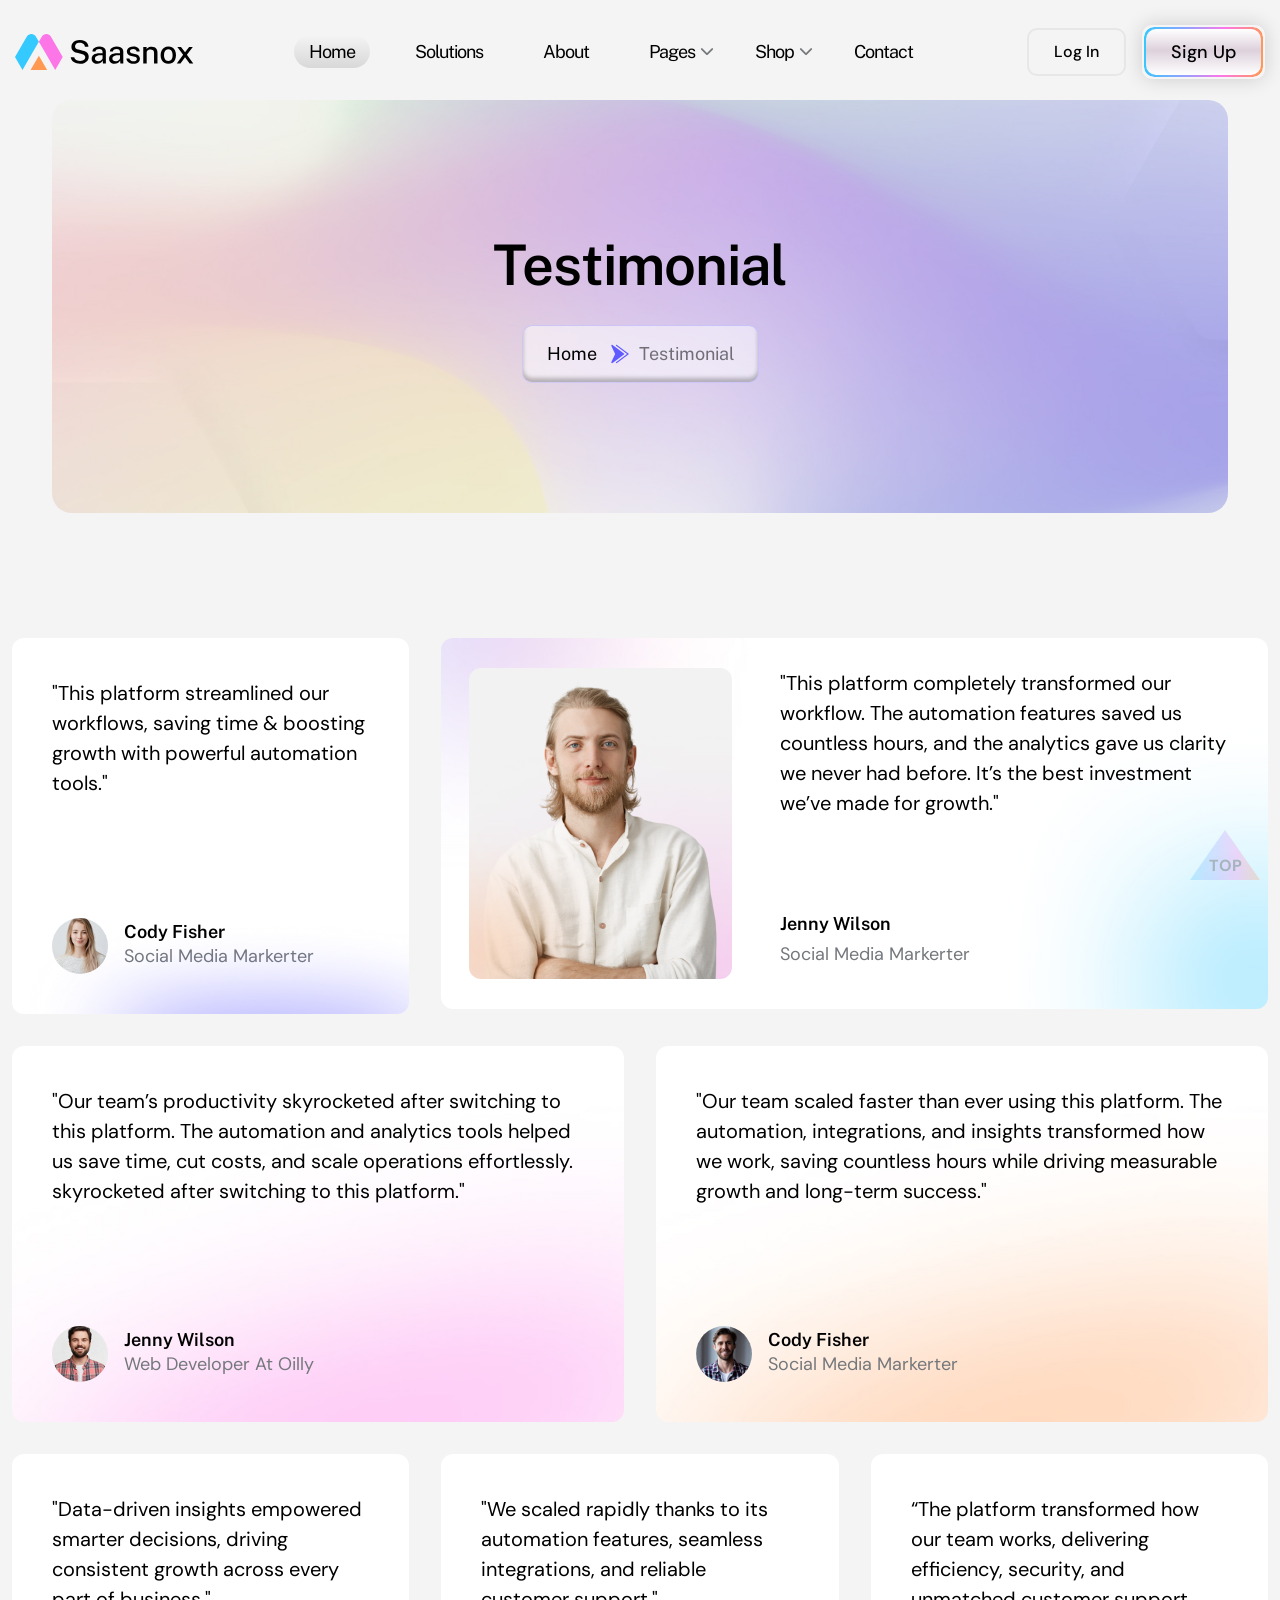
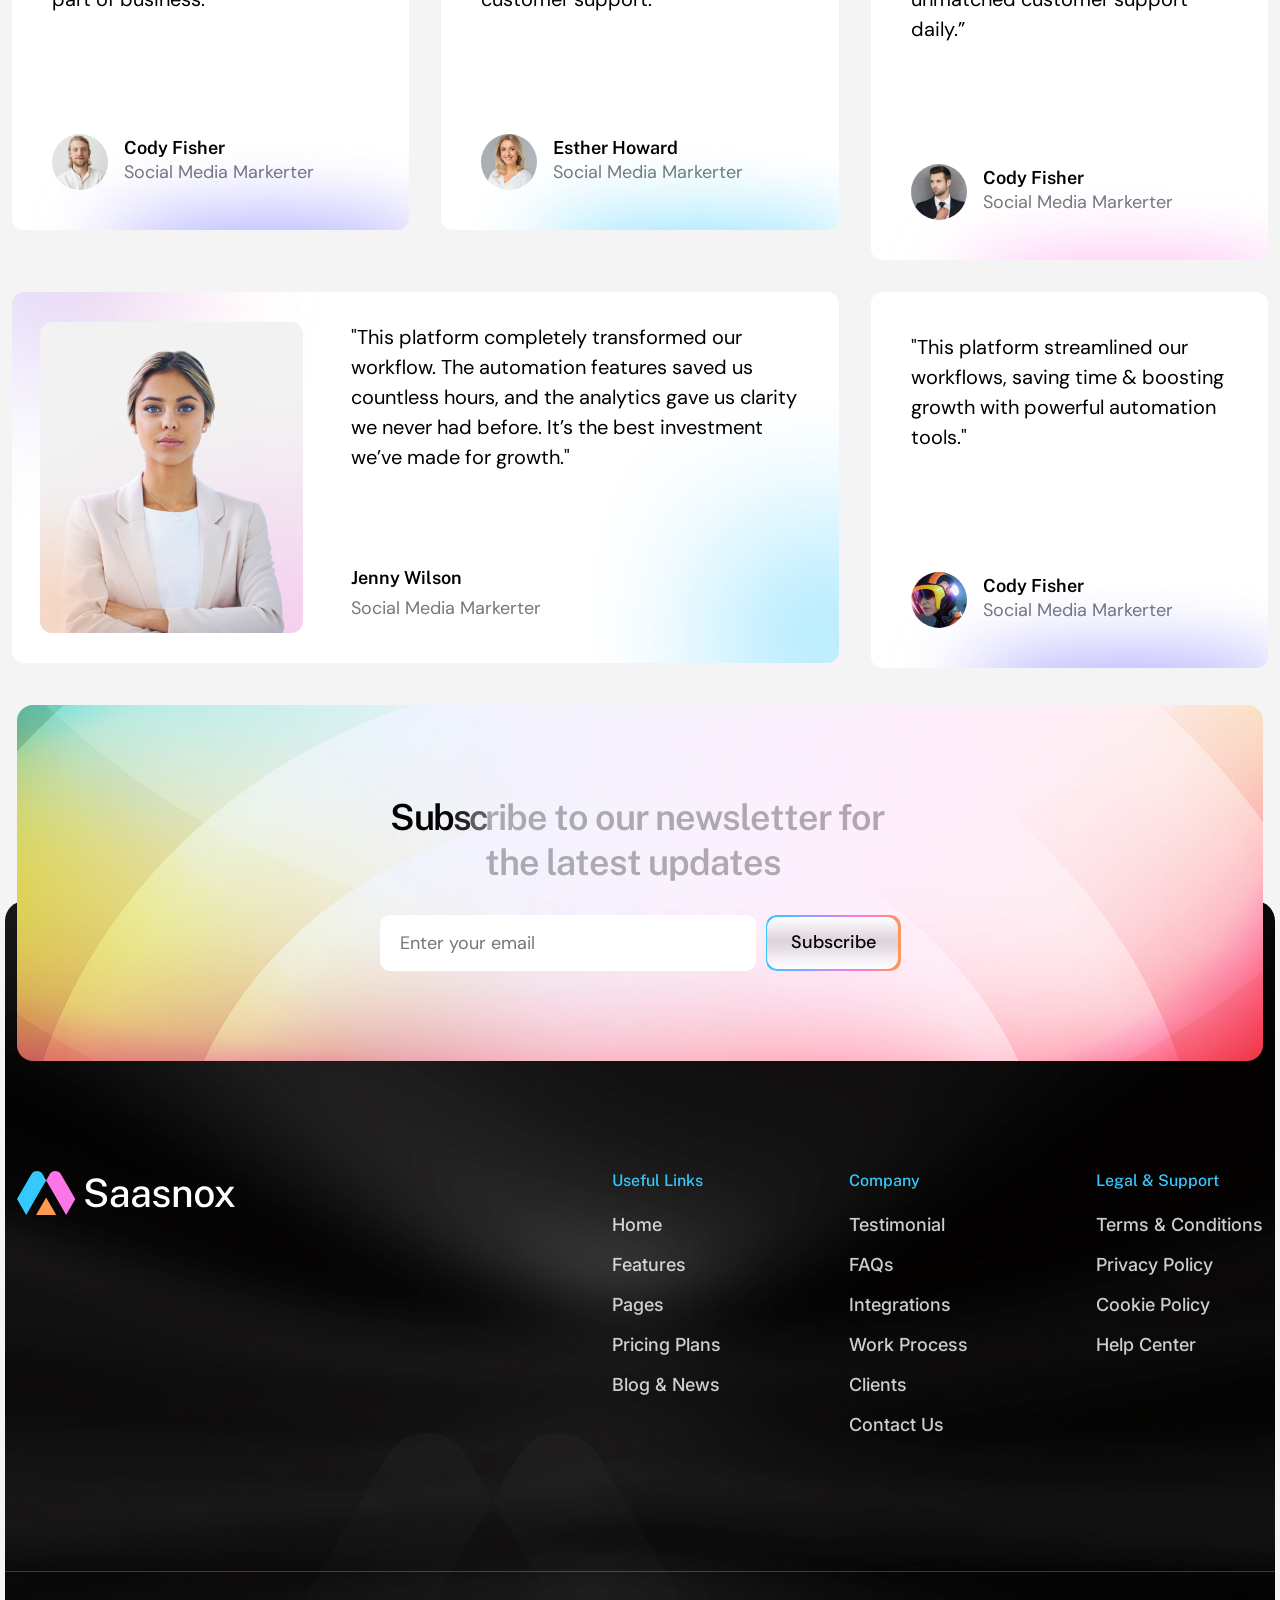
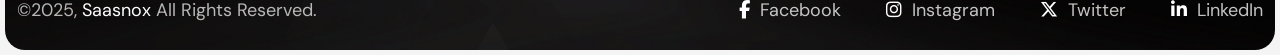
<file: testimonial.html>
<!DOCTYPE html>
<html lang="en">
<head>
	<meta charset="UTF-8">
	<title>Saasnox - SaaS & Tech Startup</title>
	<meta name="description" content="Saasnox - SaaS & Tech Startup WordPress Theme">
	<meta name="keywords" content="appointment booking, chiropractor, dentist, doctor, doctor appointment, doctor booking, health, health theme, healthcare, hospital, medical, medical appointment, medical booking, medical theme, pharmacy">
	<meta name="author" content="Themexriver">
	<link rel="shortcut icon" href="assets/img/logo/fv-icon.svg" type="image/x-icon">
	<!-- Mobile Specific Meta -->
	<meta name="viewport" content="width=device-width, initial-scale=1">


	<link rel="stylesheet" href="assets/css/bootstrap.min.css">
	<link rel="stylesheet" href="assets/css/fontawesome.css">
	<link rel="stylesheet" href="assets/css/animate.css">
	<link rel="stylesheet" href="assets/css/swiper.min.css">
	<link rel="stylesheet" href="assets/css/jquery-ui.css"> 
	<link rel="stylesheet" href="assets/css/magnific-popup.css">
	<link rel="stylesheet" href="assets/css/style.css">
</head>
<body class="home-1">
	<div id="preloader">
		<div class="preloader-logo">
			<svg width="291" height="219" viewBox="0 0 291 219" fill="none" xmlns="http://www.w3.org/2000/svg">
				<svg width="291" height="219" viewBox="0 0 291 219" fill="none" xmlns="http://www.w3.org/2000/svg">
					<path class="draw fill1" d="M110.135 108.605L145.85 46.7498L128.243 16.2565C115.735 -5.40759 84.6286 -5.40759 72.1104 16.2565L0.731323 139.895L46.4099 219L110.135 108.605Z" stroke="#34C9FF" stroke-width="3" fill="none"/>
					<path class="draw fill2" d="M196.323 218.999H95.3807L145.852 131.576L196.323 218.999Z" stroke="#FF9951" stroke-width="3" fill="none"/>
					<path class="draw fill3" d="M181.567 108.604L145.852 46.749L163.459 16.2558C175.956 -5.41859 207.073 -5.41859 219.591 16.2558L290.981 139.895L245.302 218.999L181.567 108.604Z" stroke="#FD76E8" stroke-width="3" fill="none"/>
				</svg>
			</svg>
		</div>
	</div>
	<div class="sn-up">
		<a href="#" class="sn-scrollup text-center">TOP</a>
	</div>

<!-- Start of Header section
	============================================= -->
	<header id="sn-header" class="sn-header-section header_style_one txa_sticky_header">
		<div class="sn-header-content d-flex align-items-center justify-content-between">
			<div class="brand-logo">
				<a href="#"><img src="assets/img/logo/logo1.svg" alt=""></a>
			</div>
			<nav class="main-navigation clearfix ul-li">
				<ul id="main-nav" class="nav navbar-nav clearfix">
					<li class="dropdown active">
						<a href="!#">Home</a>
						<ul class="dropdown-menu clearfix">
							<li><a class="active"  href="index.html">Home Page One</a></li>
							<li><a href="index-2.html">Home Page Two</a></li>
							<li><a href="index-3.html">Home Page Three</a></li>
							<li><a href="index-4.html">Home Page Four</a></li>
						</ul>
					</li>
					<li><a href="about.html">Solutions</a></li>
					<li><a href="about.html">About</a></li>
					<li class="dropdown">
						<a href="!#">Pages</a>
						<ul class="dropdown-menu clearfix">
							<li><a href="service.html">Services</a></li>
							<li class="dropdown">
								<a href="service-single.html">Services Details</a>
								<ul class="dropdown-menu clearfix">
									<li><a href="service-single.html">Construction </a></li>
									<li><a href="service-single-2.html">Architect Design</a></li>
									<li><a href="service-single-3.html">Interior Design</a></li>
									<li><a href="service-single-4.html">3D Animation</a></li>
									<li><a href="service-single-5.html">House Renovation</a></li>
									<li><a href="service-single-6.html">Ideas & Inspiration</a></li>
								</ul>
							</li>
							<li><a href="team.html">Team Page</a></li>
							<li class="dropdown">
								<a href="service-single.html">Blog</a>
								<ul class="dropdown-menu clearfix">
									<li><a href="service-single.html">Construction</a></li>
									<li><a href="service-single-2.html">Architect Design</a></li>
									<li><a href="service-single-3.html">Interior Design</a></li>
									<li><a href="service-single-4.html">3D Animation</a></li>
									<li><a href="service-single-5.html">House Renovation</a></li>
									<li><a href="service-single-6.html">Ideas & Inspiration</a></li>
								</ul>
							</li>
							<li><a href="faq.html">FAQ Page</a></li>
							<li><a href="pricing.html">Pricing Page</a></li>
							<li><a href="testimonial.html">Testimonial Page</a></li>
							<li><a href="contact.html">Contact Page</a></li>
							<li><a href="booking.html">Booking Page</a></li>
						</ul>
					</li>
					<li class="dropdown">
						<a href="!#">Shop</a>
						<ul class="dropdown-menu clearfix"> 
							<li><a href="shop.html">Shop Page </a></li>
							<li><a href="shop-single.html">Shop Details</a></li>
						</ul>
					</li>
					<li><a href="about.html">Contact</a></li>
				</ul>
			</nav>
			<div class="sn-btn-grp d-flex align-items-center">
				<a class="sign_up_btn" href="#">Log In</a>
				<div class="sn-btn1">
					<a href="#">
						<span>Sign Up</span>
					</a>
				</div>
				<div class="sn-mobile-menu-btn mobile_menu_button open_mobile_menu">
					<button>
						<span></span>
						<span></span>
						<span></span>
					</button>
				</div>
			</div>
		</div>
	</header>
<!-- Start of Header section
	============================================= -->


<!-- Start of Breadcrumb section
	============================================= -->
	<section id="sn-breadcrumb" class="sn-breadcrumb-sec">
		<div class="sn-breadcrumb-wrapper" data-background="assets/img/bg/bread-bg.jpg">
			<div class="container">
				<div class="sn-breadcrumb-content headline ul-li text-center">
					<h2 class="bread_title">Testimonial</h2>
					<ul>
						<li><a href="#">Home</a></li>
						<li>Testimonial</li>
					</ul>
				</div>
			</div>
		</div>
	</section>
<!-- End of Breadcrumb section
	============================================= -->

<!-- Start of Testi feed section
	============================================= -->
	<section id="sn-testi" class="sn-testi-feed pt-125">
		<div class="container">
			<div class="row">
				<div class="col-lg-4">
					<div class="sn-testi2-item over-hidden position-relative">
						<span class="sn-testi-shape position-absolute"><img src="assets/img/shape/shape11.png" alt=""></span>
						<div class="item-text">
							"This platform streamlined our workflows, saving time & boosting growth with powerful automation tools."
						</div>
						<div class="item-author d-flex align-items-center">
							<div class="item-img img-cover">
								<img src="assets/img/testimonial/tst1.jpg" alt="">
							</div>
							<div class="auth-text headline pera-content">
								<h3>Cody Fisher</h3>
								<span>Social Media Markerter</span>
							</div>
						</div>
					</div>
				</div>
				<div class="col-lg-8">
					<div class="sn-testi3-item position-relative" data-background="assets/img/bg/tst-bg.jpg">
						<div class="item-img img-cover">
							<img src="assets/img/testimonial/tst8.jpg" alt="">
						</div>
						<div class="item-text pera-content headline">
							<p>"This platform completely transformed our workflow. The automation features saved us countless hours, and the analytics gave us clarity we never had before. It’s the best investment we’ve made for growth."</p>
							<div class="auth-text headline pera-content">
								<h3>Jenny Wilson</h3>
								<span>Social Media Markerter</span>
							</div>
						</div>
					</div>
				</div>
				<div class="col-lg-6">
					<div class="sn-testi2-item ver_2 over-hidden position-relative" data-background="assets/img/bg/tst-bg2.jpg">
						<div class="item-text">
							"Our team’s productivity skyrocketed after switching to this platform. The automation and analytics tools helped us save time, cut costs, and scale operations effortlessly. skyrocketed after switching to this platform."
						</div>
						<div class="item-author d-flex align-items-center">
							<div class="item-img img-cover">
								<img src="assets/img/testimonial/tst3.jpg" alt="">
							</div>
							<div class="auth-text headline pera-content">
								<h3>Jenny Wilson</h3>
								<span>Web Developer At Oilly</span>
							</div>
						</div>
					</div>
				</div>
				<div class="col-lg-6">
					<div class="sn-testi2-item ver_2 over-hidden position-relative" data-background="assets/img/bg/tst-bg3.jpg">
						<div class="item-text">
							"Our team scaled faster than ever using this platform. The automation, integrations, and insights transformed how we work, saving countless hours while driving measurable growth and long-term success."
						</div>
						<div class="item-author d-flex align-items-center">
							<div class="item-img img-cover">
								<img src="assets/img/testimonial/tst4.jpg" alt="">
							</div>
							<div class="auth-text headline pera-content">
								<h3>Cody Fisher</h3>
								<span>Social Media Markerter</span>
							</div>
						</div>
					</div>
				</div>
				<div class="col-lg-4">
					<div class="sn-testi2-item over-hidden position-relative">
						<span class="sn-testi-shape position-absolute"><img src="assets/img/shape/shape11.png" alt=""></span>
						<div class="item-text">
							"Data-driven insights empowered smarter decisions, driving consistent growth across every part of business."
						</div>
						<div class="item-author d-flex align-items-center">
							<div class="item-img img-cover">
								<img src="assets/img/testimonial/tst5.jpg" alt="">
							</div>
							<div class="auth-text headline pera-content">
								<h3>Cody Fisher</h3>
								<span>Social Media Markerter</span>
							</div>
						</div>
					</div>
				</div>
				<div class="col-lg-4">
					<div class="sn-testi2-item over-hidden position-relative">
						<span class="sn-testi-shape position-absolute"><img src="assets/img/shape/shape12.png" alt=""></span>
						<div class="item-text">
							"We scaled rapidly thanks to its automation features, seamless integrations, and reliable customer support."
						</div>
						<div class="item-author d-flex align-items-center">
							<div class="item-img img-cover">
								<img src="assets/img/testimonial/tst6.jpg" alt="">
							</div>
							<div class="auth-text headline pera-content">
								<h3>Esther Howard</h3>
								<span>Social Media Markerter</span>
							</div>
						</div>
					</div>
				</div>
				<div class="col-lg-4">
					<div class="sn-testi2-item over-hidden position-relative">
						<span class="sn-testi-shape position-absolute"><img src="assets/img/shape/shape13.png" alt=""></span>
						<div class="item-text">
							“The platform transformed how our team works, delivering efficiency, security, and unmatched customer support daily.”
						</div>
						<div class="item-author d-flex align-items-center">
							<div class="item-img img-cover">
								<img src="assets/img/testimonial/tst7.jpg" alt="">
							</div>
							<div class="auth-text headline pera-content">
								<h3>Cody Fisher</h3>
								<span>Social Media Markerter</span>
							</div>
						</div>
					</div>
				</div>
				<div class="col-lg-8">
					<div class="sn-testi3-item position-relative" data-background="assets/img/bg/tst-bg.jpg">
						<div class="item-img img-cover">
							<img src="assets/img/testimonial/tst9.jpg" alt="">
						</div>
						<div class="item-text pera-content headline">
							<p>"This platform completely transformed our workflow. The automation features saved us countless hours, and the analytics gave us clarity we never had before. It’s the best investment we’ve made for growth."</p>
							<div class="auth-text headline pera-content">
								<h3>Jenny Wilson</h3>
								<span>Social Media Markerter</span>
							</div>
						</div>
					</div>
				</div> 
				<div class="col-lg-4">
					<div class="sn-testi2-item over-hidden position-relative">
						<span class="sn-testi-shape position-absolute"><img src="assets/img/shape/shape11.png" alt=""></span>
						<div class="item-text">
							"This platform streamlined our workflows, saving time & boosting growth with powerful automation tools."
						</div>
						<div class="item-author d-flex align-items-center">
							<div class="item-img img-cover">
								<img src="assets/img/testimonial/tst5.1.jpg" alt="">
							</div>
							<div class="auth-text headline pera-content">
								<h3>Cody Fisher</h3>
								<span>Social Media Markerter</span>
							</div>
						</div>
					</div>
				</div>
			</div>
		</div>
	</section>
<!-- End of Testi feed section
	============================================= -->	


<!-- Start of Footer section
	============================================= -->
	<footer id="sn-ftr" class="sn-ftr-sec">
		<div class="container">
			<div class="sn-ftr-newsletter text-center  headline" data-background="assets/img/bg/news-bg.jpg">
				<h3 class=" sn-itm-title sn-itm-anim">Subscribe to our newsletter for the latest updates</h3>
				<div class="newsletter-form d-flex flex-wrap justify-content-center">
					<input type="text" placeholder="Enter your email">
					<button><span>Subscribe</span></button>
				</div>
			</div>
		</div>
		<div class="sn-ftr-widget-area position-relative " data-background="assets/img/bg/ftr-bg.jpg">
			<span class="sn-ftr-icon top_view position-absolute">
				<svg width="418" height="315" viewBox="0 0 418 315" fill="none" xmlns="http://www.w3.org/2000/svg">
					<g opacity="0.36">
						<path class="sn_line_1" fill-rule="evenodd" clip-rule="evenodd" d="M157.361 156.207L208.732 67.2368L183.407 23.3765C165.416 -7.78435 120.674 -7.78435 102.668 23.3765L0 201.214L65.7019 314.995L157.361 156.207Z" fill="url(#paint0_linear_1_3439)"/>
						<path class="sn_line_2" fill-rule="evenodd" clip-rule="evenodd" d="M281.331 315.001H136.14L208.735 189.255L281.331 315.001Z" fill="url(#paint1_linear_1_3439)"/>
						<path class="sn_line_3" fill-rule="evenodd" clip-rule="evenodd" d="M260.107 156.212L208.736 67.242L234.061 23.3817C252.037 -7.79388 296.794 -7.79388 314.8 23.3817L417.483 201.219L351.781 315L260.107 156.212Z" fill="url(#paint2_linear_1_3439)"/>
					</g>
					<defs>
						<linearGradient id="paint0_linear_1_3439" x1="104.366" y1="0.00585937" x2="104.366" y2="314.995" gradientUnits="userSpaceOnUse">
							<stop stop-color="#535862"/>
							<stop offset="1" stop-color="#0E0D0E"/>
						</linearGradient>
						<linearGradient id="paint1_linear_1_3439" x1="208.735" y1="189.255" x2="208.735" y2="315.001" gradientUnits="userSpaceOnUse">
							<stop stop-color="#535862"/>
							<stop offset="1" stop-color="#0E0D0E"/>
						</linearGradient>
						<linearGradient id="paint2_linear_1_3439" x1="313.109" y1="0" x2="313.109" y2="315" gradientUnits="userSpaceOnUse">
							<stop stop-color="#535862"/>
							<stop offset="1" stop-color="#0E0D0E"/>
						</linearGradient>
					</defs>
				</svg>
			</span>
			<div class="container">
				<div class="sn-ftr-widget-wrap pb-120 d-flex justify-content-between">
					<div class="sn-ftr-logo">
						<div class="brand-logo">
							<a href="#"><img src="assets/img/logo/logo2.svg" alt=""></a>
						</div>
					</div>
					<div class="sn-ftr-menu-widget d-flex">
						<div class="sn-ftr-widget headline ul-li-block">
							<div class="menu-widget">
								<h3 class="widget-title">Useful Links</h3>
								<ul>
									<li><a href="#">Home</a></li>
									<li><a href="#">Features</a></li>
									<li><a href="#">Pages</a></li>
									<li><a href="#">Pricing Plans</a></li>
									<li><a href="#">Blog & News</a></li>
								</ul>
							</div>
						</div>
						<div class="sn-ftr-widget headline ul-li-block">
							<div class="menu-widget">
								<h3 class="widget-title">Company </h3>
								<ul>
									<li><a href="#">Testimonial</a></li>
									<li><a href="#">FAQs</a></li>
									<li><a href="#">Integrations</a></li>
									<li><a href="#">Work Process</a></li>
									<li><a href="#">Clients</a></li>
									<li><a href="#">Contact Us</a></li>
								</ul>
							</div>
						</div>
						<div class="sn-ftr-widget headline ul-li-block">
							<div class="menu-widget">
								<h3 class="widget-title">Legal & Support</h3>
								<ul>
									<li><a href="#">Terms & Conditions</a></li>
									<li><a href="#">Privacy Policy</a></li>
									<li><a href="#">Cookie Policy</a></li>
									<li><a href="#">Help Center</a></li>
								</ul>
							</div>
						</div>
					</div>
				</div>
			</div>
			<div class="sn-ftr-copyright">
				<div class="container">
					<div class="sn-ftr-copyright-wrap pera-content d-flex justify-content-between">
						<p>©2025, <a href="#"> Saasnox</a> All Rights Reserved.</p>
						<div class="sn-copyright-social">
							<a href="#"><i class="fa-brands fa-facebook-f"></i> Facebook</a>
							<a href="#"><i class="fa-brands fa-instagram"></i> Instagram</a>
							<a href="#"><i class="fa-brands fa-x-twitter"></i> Twitter</a>
							<a href="#"><i class="fa-brands fa-linkedin-in"></i> LinkedIn</a>
						</div>
					</div>
				</div>
			</div>
		</div>
	</footer>
<!-- End of Footer section
	============================================= -->	



	<!-- For Js Library -->
	<script src="assets/js/jquery-3.7.0.min.js"></script>
	<script src="assets/js/bootstrap.bundle.min.js"></script>
	<script src="assets/js/swiper-bundle.min.js"></script>
	<script src="assets/js/wow.min.js"></script>
	<script src="assets/js/appear.js"></script>
	<script src="assets/js/gsap.min.js"></script>
	<script src="assets/js/knob.js"></script>
	<script src="assets/js/jquery.counterup.min.js"></script>
	<script src="assets/js/isotope.pkgd.min.js"></script>
	<script src="assets/js/imagesloaded.pkgd.min.js"></script>
	<script src="assets/js/waypoints.min.js"></script>
	<script src="assets/js/jqueryui.js"></script>
	<script src="assets/js/jquery.magnific-popup.min.js"></script>
	<script src="assets/js/jquery.marquee.min.js"></script>
	<script src="assets/js/lenis.min.js"></script>
	<script src="assets/js/split-type.min.js"></script>
	<script src="assets/js/CustomEase.min.js"></script>
	<script src="assets/js/ScrollTrigger.min.js"></script>
	<script src="assets/js/SplitText.min.js"></script>
	<script src="assets/js/chart.js"></script>
	<script src="assets/js/parallax-scroll.js"></script>
	<script src="assets/js/script.js"></script>
</body>
</html>
</file>
<file: assets/css/style.css>
/*----------------------------------------------------

1. Global Area 
2. Header Section

******* HOME PAGE 1 *******



=====================================================================*/
/*=========
Font load
===========*/
@import url("https://fonts.googleapis.com/css2?family=DM+Sans:ital,opsz,wght@0,9..40,100..1000;1,9..40,100..1000&family=Inter:ital,opsz,wght@0,14..32,100..900;1,14..32,100..900&family=Public+Sans:ital,wght@0,100..900;1,100..900&display=swap");
:root {
  --sn-body-color: #74787C;
  --sn-black1: #000000;
  --sn-heading: "Public Sans", sans-serif;
  --sn-body-font: "DM Sans", sans-serif;
  --sn-inter: "Inter", sans-serif;
  --sn-prime-c: #683BF2;
  --cube-1: cubic-bezier(0.55, 0.085, 0, 0.99);
  --cube-2: all .25s cubic-bezier(.645,.045,.355,1);
  --cube-3: cubic-bezier(0.25, 1, 0.5, 1);
}

.sn-header-section {
  top: 0;
  left: 0;
  width: 100%;
  z-index: 10;
  position: absolute;
}
.sn-header-section .navbar-nav {
  -webkit-box-orient: horizontal;
  -webkit-box-direction: normal;
      -ms-flex-direction: row;
          flex-direction: row;
}
.sn-header-section .dropdown {
  position: relative;
}
.sn-header-section .dropdown:after {
  top: 2px;
  z-index: 2;
  right: -4px;
  content: "\f078";
  font-size: 14px;
  font-weight: 900;
  position: absolute;
  font-family: "Font Awesome 5 free";
  -webkit-transition: 0.3s all ease-in-out;
  transition: 0.3s all ease-in-out;
}
.sn-header-section .dropdown:hover:after {
  display: none;
}
.sn-header-section .dropdown:hover .dropdown-menu {
  visibility: visible;
  opacity: 1;
  clip: inherit;
  -webkit-transform: scaleY(1);
  -khtml-transform: scaleY(1);
  transform: scaleY(1);
}
.sn-header-section .dropdown:is(.active):after {
  display: none;
}
.sn-header-section .dropdown-menu {
  left: 0;
  top: 60px;
  z-index: 100;
  margin: 0px;
  padding: 4px 4px 15px;
  height: auto;
  min-width: 270px;
  display: block;
  border: none;
  border-radius: 0;
  position: absolute;
  opacity: 0;
  background: #fff;
  border-radius: 5px;
  -webkit-transform: scaleY(0);
          transform: scaleY(0);
  transform-origin: 0 0 0;
  -webkit-transform-origin: 0 0 0;
  -ms-transform-origin: 0 0 0;
  -o-transform-origin: 0 0 0;
  text-align: left;
  border-radius: 15px;
  -webkit-transition: all 0.3s ease-in-out;
  transition: all 0.3s ease-in-out;
  -webkit-box-shadow: -8px 8px 24px 0px rgba(0, 0, 0, 0.08);
          box-shadow: -8px 8px 24px 0px rgba(0, 0, 0, 0.08);
}
.sn-header-section .dropdown-menu .dropdown {
  padding-right: 0;
}
.sn-header-section .dropdown-menu .dropdown:after {
  display: none;
}
.sn-header-section .dropdown-menu .dropdown-menu {
  top: 0px !important;
  left: 100%;
  transform-origin: 0 0 0;
  -webkit-transform-origin: 0 0 0;
  -ms-transform-origin: 0 0 0;
  -o-transform-origin: 0 0 0;
  -webkit-transform: scaleY(0) !important;
          transform: scaleY(0) !important;
}
.sn-header-section .dropdown-menu li {
  display: block;
  margin: 5px 0px !important;
  -webkit-transition: 0.3s all ease-in-out;
  transition: 0.3s all ease-in-out;
}
.sn-header-section .dropdown-menu li:last-child {
  border-bottom: none;
  margin-bottom: 0 !important;
}
.sn-header-section .dropdown-menu li:last-child a {
  padding-bottom: 0 !important;
  border-bottom: none !important;
}
.sn-header-section .dropdown-menu li:before {
  display: none;
}
.sn-header-section .dropdown-menu li:after {
  color: #fff;
  right: 15px;
  -webkit-transform: rotate(-90deg);
          transform: rotate(-90deg);
  -webkit-transition: 0.3s all ease-in-out;
  transition: 0.3s all ease-in-out;
}
.sn-header-section .dropdown-menu li.dropdown:hover:after {
  -webkit-transform: rotate(0);
          transform: rotate(0);
}
.sn-header-section .dropdown-menu li.dropdown:hover .dropdown-menu {
  top: 0;
  -webkit-transform: scaleY(1) !important;
          transform: scaleY(1) !important;
}
.sn-header-section .dropdown-menu li.dropdown:before {
  color: #fff;
  top: 10px;
  right: 15px;
}
.sn-header-section .dropdown-menu li:hover:before {
  color: #fff !important;
}
.sn-header-section .dropdown-menu a {
  width: 100%;
  line-height: 1;
  color: #000 !important;
  position: relative;
  border-radius: 0 !important;
  border-bottom: 1px solid #d7d7d7;
  display: inline-block !important;
  padding: 12px 0px 12px 18px !important;
  font-weight: 500 !important;
  font-size: 16px !important;
}
.sn-header-section .dropdown-menu a:before {
  display: none;
}
.sn-header-section .dropdown-menu a:after {
  display: none;
}
.sn-header-section .dropdown-menu a:hover, .sn-header-section .dropdown-menu a.active {
  color: #605BFF !important;
  padding-left: 30px !important;
}
.sn-header-section .dropdown-menu a:hover:after, .sn-header-section .dropdown-menu a.active:after {
  width: 100%;
}
.sn-header-section .dropdown-menu a:hover:before, .sn-header-section .dropdown-menu a.active:before {
  opacity: 1;
  width: 5px !important;
  visibility: visible;
  -webkit-transform: scale(1) !important;
          transform: scale(1) !important;
}
.sn-header-section .sn-header-content {
  margin: 0 auto;
  max-width: 1845px;
  padding: 25px 15px;
}
.sn-header-section .sn-mobile-menu-btn {
  display: none;
}
@media only screen and (min-width: 768px) and (max-width: 991px), only screen and (min-width: 576px) and (max-width: 767px), only screen and (min-width: 481px) and (max-width: 575px), (max-width: 480px) {
  .sn-header-section .sn-mobile-menu-btn {
    display: block;
  }
}
.sn-header-section .sn-mobile-menu-btn button {
  padding: 0;
  width: 30px;
  height: 18px;
  border: none;
  display: -webkit-box;
  display: -ms-flexbox;
  display: flex;
  -webkit-box-orient: vertical;
  -webkit-box-direction: normal;
      -ms-flex-direction: column;
          flex-direction: column;
  -webkit-box-align: center;
      -ms-flex-align: center;
          align-items: center;
  background-color: transparent;
  -webkit-box-pack: justify;
      -ms-flex-pack: justify;
          justify-content: space-between;
}
.sn-header-section .sn-mobile-menu-btn button span {
  width: 19px;
  height: 2px;
  display: block;
  background-color: #000;
}
.sn-header-section .sn-mobile-menu-btn button span:nth-child(even) {
  width: 29px;
}
.sn-header-section .main-navigation {
  font-family: var(--sn-heading);
}
@media only screen and (min-width: 768px) and (max-width: 991px), only screen and (min-width: 576px) and (max-width: 767px), only screen and (min-width: 481px) and (max-width: 575px), (max-width: 480px) {
  .sn-header-section .main-navigation {
    display: none;
  }
}
.sn-header-section .main-navigation li {
  margin: 0px 15px;
}
@media only screen and (min-width: 992px) and (max-width: 1199px) {
  .sn-header-section .main-navigation li {
    margin: 0px 3px;
  }
}
.sn-header-section .main-navigation li a {
  z-index: 1;
  font-size: 18px;
  display: inline;
  padding-top: 6px;
  padding-left: 15px;
  position: relative;
  letter-spacing: -1px;
  padding-bottom: 40px;
  padding-right: 15px;
  color: var(--sn-black1);
}
@media only screen and (min-width: 992px) and (max-width: 1199px) {
  .sn-header-section .main-navigation li a {
    padding-left: 12px;
    padding-right: 12px;
  }
}
.sn-header-section .main-navigation li a:before {
  top: 0;
  left: 0;
  z-index: -1;
  width: 100%;
  content: "";
  height: 0%;
  max-height: 33px;
  position: absolute;
  border-radius: 26px;
  -webkit-transition: all 500ms ease-in-out;
  transition: all 500ms ease-in-out;
  background: -webkit-gradient(linear, left top, left bottom, from(#F4F4F4), to(#D8D8D8));
  background: linear-gradient(180deg, #F4F4F4 0%, #D8D8D8 100%);
}
.sn-header-section .main-navigation li:hover a:before, .sn-header-section .main-navigation li:is(.active) a:before {
  height: 100%;
}
.sn-header-section .sn-btn-grp {
  gap: 16px;
}
@media only screen and (min-width: 481px) and (max-width: 575px), (max-width: 480px) {
  .sn-header-section .sn-btn-grp .sn-btn1 {
    display: none !important;
  }
}
.sn-header-section .sn-btn-grp .sn-btn1 a span {
  padding: 16px 25px;
}
.sn-header-section .sn-btn-grp .sign_up_btn {
  font-size: 16px;
  line-height: 1;
  font-weight: 500;
  padding: 14px 25px;
  border-radius: 10px;
  color: var(--sn-black1);
  border: 2px solid rgba(213, 215, 218, 0.4784313725);
}
@media only screen and (min-width: 481px) and (max-width: 575px), (max-width: 480px) {
  .sn-header-section .sn-btn-grp .sign_up_btn {
    display: none !important;
  }
}
.sn-header-section .sn-btn-grp .sign_up_btn:hover {
  -webkit-box-shadow: 0px 0px 20px 0px rgba(0, 0, 0, 0.1607843137);
          box-shadow: 0px 0px 20px 0px rgba(0, 0, 0, 0.1607843137);
}

/*// Mobile Menu style*/
/*----------------------------------------------------*/
.mobile_logo {
  top: 10px;
  left: 15px;
  display: none;
  position: absolute;
}

.mobile_menu_content {
  top: 0px;
  bottom: 0;
  left: -100%;
  height: 100vh;
  z-index: 101;
  position: fixed;
  width: 100%;
  max-width: 500px;
  overflow-y: scroll;
  background-color: #0f0d0d;
  padding: 20px 20px 35px 20px;
  -webkit-box-shadow: 0px 3px 5px rgba(100, 100, 100, 0.19);
          box-shadow: 0px 3px 5px rgba(100, 100, 100, 0.19);
  -webkit-transition: all 0.5s ease-in;
  transition: all 0.5s ease-in;
}
.mobile_menu_content::-webkit-scrollbar {
  width: 6px;
}
.mobile_menu_content::-webkit-scrollbar-track {
  -webkit-box-shadow: inset 0 0 6px rgba(0, 0, 0, 0.3);
          box-shadow: inset 0 0 6px rgba(0, 0, 0, 0.3);
}
.mobile_menu_content::-webkit-scrollbar-thumb {
  outline: none;
  border-radius: 0px;
  background: #000;
  background-size: 200%, 1px;
}
.mobile_menu_content .mobile-main-navigation {
  width: 100%;
}
.mobile_menu_content .mobile-main-navigation .navbar-nav {
  width: 100%;
}
.mobile_menu_content .dropdown:after {
  display: none;
}
.mobile_menu_content .navbar-nav .dropdown-menu {
  position: static !important;
  -webkit-transform: none !important;
          transform: none !important;
}
.mobile_menu_content .mobile-main-navigation .navbar-nav li {
  padding: 0;
  width: 100%;
  display: block;
  -webkit-transition: 0.3s all ease-in-out;
  transition: 0.3s all ease-in-out;
  border-bottom: 1px solid rgba(255, 255, 255, 0.06);
}
.mobile_menu_content .mobile-main-navigation .navbar-nav li a {
  padding: 0;
  width: 100%;
  color: #fff;
  display: block;
  font-weight: 500;
  font-size: 18px;
  text-transform: capitalize;
  padding: 10px 30px 10px 0;
}
.mobile_menu_content .m-brand-logo {
  width: 120px;
  margin: 50px auto;
}

.mobile_menu_wrap.mobile_menu_on .mobile_menu_content {
  left: 0px;
  -webkit-transition: all 0.7s ease-out;
  transition: all 0.7s ease-out;
}

.mobile_menu_overlay {
  top: 0;
  width: 100%;
  height: 100%;
  position: fixed;
  z-index: 100;
  right: 0%;
  height: 120vh;
  opacity: 0;
  visibility: hidden;
  background-color: rgba(0, 0, 0, 0.9);
  -webkit-transition: all 0.5s ease-in-out;
  transition: all 0.5s ease-in-out;
}

.mobile_menu_overlay_on {
  overflow: hidden;
}

.mobile_menu_wrap.mobile_menu_on .mobile_menu_overlay {
  opacity: 1;
  visibility: visible;
}

.mobile_menu_button {
  z-index: 5;
  padding: 0;
  border: none;
  display: none;
  font-size: 24px;
  cursor: pointer;
  margin-left: 10px;
  line-height: 38px;
  text-align: center;
  background-color: transparent;
}
.mobile_menu_button span {
  width: 30px;
  height: 2px;
  display: block;
  margin-bottom: 5px;
  background-color: #fff;
}
.mobile_menu_button span:nth-child(2) {
  width: 25px;
}
.mobile_menu_button span:last-child {
  width: 20px;
  margin-bottom: 0;
}
@media only screen and (min-width: 768px) and (max-width: 991px), only screen and (min-width: 576px) and (max-width: 767px), only screen and (min-width: 481px) and (max-width: 575px) {
  .mobile_menu_button {
    display: block;
  }
}

.mobile_menu .mobile-main-navigation .navbar-nav li a:after {
  display: none;
}
.mobile_menu .mobile-main-navigation .dropdown > .dropdown-menu {
  opacity: 1;
  visibility: visible;
}
.mobile_menu .mobile_menu_content .mobile-main-navigation .navbar-nav .dropdown-menu {
  width: 100%;
  border: none;
  display: none;
  -webkit-transition: none;
  transition: none;
  -webkit-box-shadow: none;
          box-shadow: none;
  margin-bottom: 15px;
  background-color: transparent;
}
.mobile_menu .mobile_menu_content .mobile-main-navigation .navbar-nav .dropdown-menu li {
  border: none;
  line-height: 1;
}
.mobile_menu .mobile_menu_content .mobile-main-navigation .navbar-nav .dropdown-menu li:hover {
  background-color: transparent;
}
.mobile_menu .mobile_menu_content .mobile-main-navigation .navbar-nav .dropdown-menu li a {
  font-size: 16px;
  padding-left: 20px;
  color: #fff !important;
}
.mobile_menu .mobile_menu_content .mobile-main-navigation .navbar-nav .dropdown-menu li a:hover {
  color: var(--base-color);
  background-color: transparent;
}
.mobile_menu .dropdown {
  position: relative;
}
.mobile_menu .dropdown .dropdown-btn {
  top: 4px;
  right: 0;
  width: 100%;
  height: 40px;
  display: -webkit-box;
  display: -ms-flexbox;
  display: flex;
  color: #9397a7;
  font-size: 16px;
  cursor: pointer;
  position: absolute;
  border-radius: 5px;
  -webkit-box-align: center;
      -ms-flex-align: center;
          align-items: center;
  -webkit-box-pack: end;
      -ms-flex-pack: end;
          justify-content: end;
}
.mobile_menu .dropdown .dropdown-btn.toggle-open {
  -webkit-transform: rotate(90deg);
          transform: rotate(90deg);
}
.mobile_menu .mobile_menu_close {
  top: 25px;
  right: 25px;
  cursor: pointer;
  color: #d60606;
  font-size: 20px;
  position: absolute;
}
.mobile_menu .mobile-search-bar {
  overflow: hidden;
  border-radius: 5px;
  margin-bottom: 40px;
}
.mobile_menu .mobile-search-bar input {
  color: #fff;
  width: 100%;
  height: 60px;
  border: none;
  font-size: 14px;
  padding-left: 15px;
  border-radius: 5px;
  border-bottom: none;
  background-color: #2d2d2d;
}
.mobile_menu .mobile-search-bar input::-webkit-input-placeholder {
  color: #fff;
  font-size: 14px;
}
.mobile_menu .mobile-search-bar input::-moz-placeholder {
  color: #fff;
  font-size: 14px;
}
.mobile_menu .mobile-search-bar input:-ms-input-placeholder {
  color: #fff;
  font-size: 14px;
}
.mobile_menu .mobile-search-bar input::-ms-input-placeholder {
  color: #fff;
  font-size: 14px;
}
.mobile_menu .mobile-search-bar input::placeholder {
  color: #fff;
  font-size: 14px;
}
.mobile_menu .mobile-search-bar button {
  top: 5px;
  padding: 0;
  right: 10px;
  color: #fff;
  width: 50px;
  height: 50px;
  border: none;
  position: absolute;
  background-color: transparent;
}
.mobile_menu .ptx-mobile-header-social {
  margin-top: 40px;
}
.mobile_menu .ptx-mobile-header-social a {
  color: #fff;
  margin: 0px 8px;
  font-size: 15px;
}
.mobile_menu .ptx-mobile-header-social a:hover {
  color: #4400E7;
}

/*global area*/
/*----------------------------------------------------*/
@media (prefers-reduced-motion: no-preference) {
  :root {
    scroll-behavior: inherit;
  }
}
body {
  margin: 0;
  padding: 0;
  z-index: 1;
  font-size: 18px;
  margin: 0 auto;
  line-height: 1.555;
  position: relative;
  overflow-x: hidden;
  color: var(--sn-body-color);
  font-family: var(--sn-body-font);
  background-color: #F4F4F4;
  -moz-osx-font-smoothing: antialiased;
  -webkit-font-smoothing: antialiased;
}
body .container {
  max-width: 1344px;
}
body .row {
  --bs-gutter-x: 32px;
}
body .mfp-iframe-holder .mfp-close {
  right: 0;
  padding: 0;
  top: -40px;
  width: 40px;
  height: 40px;
  text-align: center;
  background-size: 200%, 1px;
}
body button.mfp-close {
  right: 0;
  padding: 0;
  color: #fff;
  width: 40px;
  height: 40px;
  text-align: center;
  background-size: 200%, 1px;
}
body:is(.ver_2) .container {
  max-width: 1428px;
}
body:is(.ver_3) .container {
  max-width: 1444px;
}

body::-webkit-scrollbar {
  width: 6px;
}

body::-webkit-scrollbar-track {
  -webkit-box-shadow: inset 0 0 6px rgba(0, 0, 0, 0.3);
          box-shadow: inset 0 0 6px rgba(0, 0, 0, 0.3);
}

body::-webkit-scrollbar-thumb {
  outline: none;
  border-radius: 0px;
  background-size: 200%, 1px;
  background-color: var(--sn-prime-c);
}

.ul-li ul {
  margin: 0;
  padding: 0;
}
.ul-li ul li {
  list-style: none;
  display: inline-block;
}

.ul-li-block ul {
  margin: 0;
  padding: 0;
}
.ul-li-block ul li {
  display: block;
  list-style: none;
}

.headline h1,
.headline h2,
.headline h3,
.headline h4,
.headline h5,
.headline h6 {
  margin-bottom: 0;
  font-weight: 400;
  line-height: 1.25;
  color: var(--sn-black1);
  font-family: var(--sn-heading);
}

@-webkit-keyframes draw {
  0% {
    stroke-dashoffset: 1000;
  }
  40% {
    stroke-dashoffset: 0;
  }
  60% {
    stroke-dashoffset: 0;
  }
  100% {
    stroke-dashoffset: 1000;
  }
}

@keyframes draw {
  0% {
    stroke-dashoffset: 1000;
  }
  40% {
    stroke-dashoffset: 0;
  }
  60% {
    stroke-dashoffset: 0;
  }
  100% {
    stroke-dashoffset: 1000;
  }
}
@-webkit-keyframes fill1 {
  0%, 40% {
    fill: transparent;
  }
  50% {
    fill: #34C9FF;
  }
  90%, 100% {
    fill: transparent;
  }
}
@keyframes fill1 {
  0%, 40% {
    fill: transparent;
  }
  50% {
    fill: #34C9FF;
  }
  90%, 100% {
    fill: transparent;
  }
}
@-webkit-keyframes fill2 {
  0%, 40% {
    fill: transparent;
  }
  50% {
    fill: #FF9951;
  }
  90%, 100% {
    fill: transparent;
  }
}
@keyframes fill2 {
  0%, 40% {
    fill: transparent;
  }
  50% {
    fill: #FF9951;
  }
  90%, 100% {
    fill: transparent;
  }
}
@-webkit-keyframes fill3 {
  0%, 40% {
    fill: transparent;
  }
  50% {
    fill: #FD76E8;
  }
  90%, 100% {
    fill: transparent;
  }
}
@keyframes fill3 {
  0%, 40% {
    fill: transparent;
  }
  50% {
    fill: #FD76E8;
  }
  90%, 100% {
    fill: transparent;
  }
}
#preloader {
  position: fixed;
  inset: 0;
  background: #fff;
  display: -webkit-box;
  display: -ms-flexbox;
  display: flex;
  z-index: 999;
  -webkit-box-align: center;
      -ms-flex-align: center;
          align-items: center;
  -webkit-box-pack: center;
      -ms-flex-pack: center;
          justify-content: center;
}
#preloader .preloader-logo {
  left: 0;
  top: 50%;
  right: 0;
  text-align: center;
  position: absolute;
  -webkit-transform: translateY(-50%);
          transform: translateY(-50%);
}
#preloader .draw {
  stroke-dasharray: 1000;
  stroke-dashoffset: 1000;
  -webkit-animation: draw 3s linear infinite;
          animation: draw 3s linear infinite;
}
#preloader .draw:nth-child(2) {
  -webkit-animation-delay: 0.6s;
          animation-delay: 0.6s;
}
#preloader .draw:nth-child(3) {
  -webkit-animation-delay: 1.2s;
          animation-delay: 1.2s;
}
#preloader .fill1 {
  -webkit-animation: draw 5s linear infinite, fill1 5s ease-in-out infinite;
          animation: draw 5s linear infinite, fill1 5s ease-in-out infinite;
}
#preloader .fill2 {
  -webkit-animation: draw 5s linear infinite 0.6s, fill2 5s ease-in-out infinite 0.6s;
          animation: draw 5s linear infinite 0.6s, fill2 5s ease-in-out infinite 0.6s;
}
#preloader .fill3 {
  -webkit-animation: draw 5s linear infinite 1.2s, fill3 5s ease-in-out infinite 1.2s;
          animation: draw 5s linear infinite 1.2s, fill3 5s ease-in-out infinite 1.2s;
}

.sn-scrollup {
  color: #000;
  width: 70px;
  right: 20px;
  z-index: 5;
  height: 50px;
  bottom: 20px;
  display: none;
  font-size: 16px;
  position: fixed;
  font-weight: 700;
  line-height: 72px;
  clip-path: polygon(50% 0%, 0% 100%, 100% 100%);
  background: linear-gradient(94.57deg, #34C9FF 0%, #8BA3FF 33.06%, #FD76E8 66.11%, #FF9951 100%);
}
.sn-scrollup i {
  color: #fff;
}

[data-background] {
  background-size: cover;
  background-repeat: no-repeat;
  background-position: center center;
}

img {
  max-width: 100%;
  height: auto;
}

button {
  cursor: pointer;
}

.form-control:focus,
button:visited,
button.active,
button:hover,
button:focus,
input:visited,
input.active,
input:hover,
input:focus,
textarea:hover,
textarea:focus,
a:hover,
a:focus,
a.active,
select,
select:hover,
select:focus,
select:visited {
  outline: none;
  -webkit-box-shadow: none;
          box-shadow: none;
  text-decoration: none;
  color: inherit;
}

a, span {
  display: inline-block;
  color: inherit;
  font-size: inherit;
  font-family: inherit;
  font-weight: inherit;
  text-transform: inherit;
  text-decoration: none;
  -webkit-transition: inherit;
  transition: inherit;
}

a {
  color: inherit;
  text-decoration: none;
  -webkit-transition: 500ms all ease;
  transition: 500ms all ease;
}
a:hover, a:focus {
  text-decoration: none;
}

.img-cover {
  width: 100%;
  height: 100%;
}
.img-cover img {
  width: 100%;
  height: 100% !important;
  -o-object-fit: cover;
     object-fit: cover;
}
.img-cover video {
  width: 100%;
  height: 100% !important;
  -o-object-fit: cover;
     object-fit: cover;
}

.over-hidden,
.split-line {
  overflow: hidden;
}

.form-control {
  -webkit-box-shadow: none;
          box-shadow: none;
}

.background_overlay {
  top: 0;
  left: 0;
  width: 100%;
  height: 100%;
  position: absolute;
}

.pera-content p {
  margin-bottom: 0;
}

.splitting.animated .char {
  -webkit-animation: fadeInUp 0.4s cubic-bezier(0.3, 0, 0.7, 1) both;
  animation: fadeInUp 0.4s cubic-bezier(0.3, 0, 0.7, 1) both;
  -webkit-animation-delay: calc(30ms * var(--char-index));
  animation-delay: calc(30ms * var(--char-index));
}

.splitting .whitespace {
  width: 10px;
}

.href-underline a {
  width: 100%;
  display: inline !important;
  background-position-y: -1px;
  background-repeat: no-repeat;
  background-size: 0 100%;
  backface-visibility: hidden;
  -webkit-backface-visibility: hidden;
  background-image: linear-gradient(transparent calc(100% - 1px), currentColor 2px);
  -webkit-transition: 0.6s cubic-bezier(0.215, 0.61, 0.355, 1);
  transition: 0.6s cubic-bezier(0.215, 0.61, 0.355, 1);
}
.href-underline a:hover {
  color: inherit;
  background-size: 100% 100%;
}

.swiper-container {
  margin-left: auto;
  margin-right: auto;
  position: relative;
  overflow: hidden;
  list-style: none;
  padding: 0;
  z-index: 1;
  display: -webkit-box;
  display: -ms-flexbox;
  display: flex;
}

.tx-tab-btn .nav-tabs .nav-item.show .nav-link,
.tx-tab-btn .nav-tabs .nav-link.active,
.tx-tab-btn .nav-tabs .nav-link {
  border: none;
  padding-top: 0;
  padding-right: 0;
  border-radius: 0;
  margin-bottom: 0;
  cursor: pointer;
  background-color: transparent;
}
.tx-tab-btn .nav-tabs {
  border: none;
}
.tx-tab-btn .nav {
  display: inherit;
}

.sn-btn1 {
  line-height: 0.8;
  overflow: hidden;
  border-radius: 10px;
  padding: 2px 2px 0px;
  display: inline-block;
  -webkit-box-shadow: 0px 0px 20px 0px rgba(0, 0, 0, 0.1607843137);
          box-shadow: 0px 0px 20px 0px rgba(0, 0, 0, 0.1607843137);
  background-color: rgba(255, 255, 255, 0.12);
}
.sn-btn1 a {
  z-index: 1;
  padding: 2px;
  overflow: hidden;
  font-weight: 500;
  position: relative;
  border-radius: 10px;
  color: var(--sn-black1);
}
.sn-btn1 a span {
  border-radius: 10px;
  padding: 18px 25px;
  position: relative;
}
.sn-btn1 a span:after {
  top: 0px;
  left: 0px;
  z-index: -1;
  width: 100%;
  content: "";
  height: 100%;
  position: absolute;
  border-radius: 10px;
  background: -webkit-gradient(linear, left top, left bottom, from(#FFFFFF), color-stop(46.15%, #DDD1DC), to(#FFFFFF));
  background: linear-gradient(180deg, #FFFFFF 0%, #DDD1DC 46.15%, #FFFFFF 100%);
}
.sn-btn1 a:before {
  top: 0;
  left: 0;
  z-index: -2;
  width: 100%;
  content: "";
  height: 100%;
  opacity: 1;
  position: absolute;
  border-radius: 10px;
  -webkit-transition: all 800ms ease-in-out;
  transition: all 800ms ease-in-out;
  -webkit-transform: translate3d(0px, 0px, 0px) scale3d(1, 1, 1) rotateX(0deg) rotateY(0deg) rotateZ(0deg) skew(0deg, 0deg);
          transform: translate3d(0px, 0px, 0px) scale3d(1, 1, 1) rotateX(0deg) rotateY(0deg) rotateZ(0deg) skew(0deg, 0deg);
  -webkit-transform-style: preserve-3d;
          transform-style: preserve-3d;
  background-image: linear-gradient(94.57deg, #34C9FF 0%, #8BA3FF 33.06%, #FD76E8 66.11%, #FF9951 100%);
}
.sn-btn1 a:hover:before {
  -webkit-transform: translate3d(0px, 0px, 0px) scale3d(1, 1, 1) rotateX(0deg) rotateY(0deg) rotateZ(180deg) skew(0deg, 0deg);
          transform: translate3d(0px, 0px, 0px) scale3d(1, 1, 1) rotateX(0deg) rotateY(0deg) rotateZ(180deg) skew(0deg, 0deg);
}

.sn-sec-title .sec_title {
  font-size: 44px;
  font-weight: 600;
  line-height: 1.1;
  letter-spacing: -1px;
}
@media only screen and (min-width: 768px) and (max-width: 991px) {
  .sn-sec-title .sec_title {
    font-size: 40px;
  }
}
@media only screen and (min-width: 576px) and (max-width: 767px) {
  .sn-sec-title .sec_title {
    font-size: 38px;
  }
}
@media only screen and (min-width: 481px) and (max-width: 575px) {
  .sn-sec-title .sec_title {
    font-size: 34px;
  }
}
@media (max-width: 480px) {
  .sn-sec-title .sec_title {
    font-size: 30px;
  }
}
@media (max-width: 360px) {
  .sn-sec-title .sec_title {
    font-size: 26px;
  }
}
.sn-sec-title p {
  padding-top: 20px;
}
.sn-sec-title:is(.text-center) {
  margin: 0 auto;
  max-width: 800px;
}

.sn-pagination li {
  margin: 0px 3px;
}
.sn-pagination li a {
  width: 52px;
  height: 52px;
  display: -webkit-box;
  display: -ms-flexbox;
  display: flex;
  color: #000000;
  font-weight: 500;
  border-radius: 4px;
  -webkit-box-align: center;
      -ms-flex-align: center;
          align-items: center;
  background-color: #fff;
  -webkit-box-pack: center;
      -ms-flex-pack: center;
          justify-content: center;
  border: 2px solid #F1F1F1;
}
.sn-pagination li a:hover {
  color: #fff;
  border: 2px solid #605BFF;
  background-color: #605BFF;
}

.mt-5 {
  margin-top: 5px;
}

.mt-10 {
  margin-top: 10px;
}

.mt-15 {
  margin-top: 15px;
}

.mt-20 {
  margin-top: 20px;
}

.mt-25 {
  margin-top: 25px;
}

.mt-30 {
  margin-top: 30px;
}

.mt-35 {
  margin-top: 35px;
}

.mt-40 {
  margin-top: 40px;
}

.mt-45 {
  margin-top: 45px;
}

.mt-50 {
  margin-top: 50px;
}

.mt-55 {
  margin-top: 55px;
}

.mt-60 {
  margin-top: 60px;
}

.mt-65 {
  margin-top: 65px;
}

.mt-70 {
  margin-top: 70px;
}

.mt-75 {
  margin-top: 75px;
}

.mt-80 {
  margin-top: 80px;
}

.mt-85 {
  margin-top: 85px;
}

.mt-90 {
  margin-top: 90px;
}

.mt-95 {
  margin-top: 95px;
}

.mt-100 {
  margin-top: 100px;
}

.mt-105 {
  margin-top: 105px;
}

.mt-110 {
  margin-top: 110px;
}

.mt-115 {
  margin-top: 115px;
}

.mt-120 {
  margin-top: 120px;
}

.mt-125 {
  margin-top: 125px;
}

.mt-130 {
  margin-top: 130px;
}

.mt-135 {
  margin-top: 135px;
}

.mt-140 {
  margin-top: 140px;
}

.mt-145 {
  margin-top: 145px;
}

.mt-150 {
  margin-top: 150px;
}

.mt-155 {
  margin-top: 155px;
}

.mt-160 {
  margin-top: 160px;
}

.mt-165 {
  margin-top: 165px;
}

.mt-170 {
  margin-top: 170px;
}

.mt-175 {
  margin-top: 175px;
}

.mt-180 {
  margin-top: 180px;
}

.mt-185 {
  margin-top: 185px;
}

.mt-190 {
  margin-top: 190px;
}

.mt-195 {
  margin-top: 195px;
}

.mt-200 {
  margin-top: 200px;
}

.mb-5 {
  margin-bottom: 5px;
}

.mb-10 {
  margin-bottom: 10px;
}

.mb-15 {
  margin-bottom: 15px;
}

.mb-20 {
  margin-bottom: 20px;
}

.mb-25 {
  margin-bottom: 25px;
}

.mb-30 {
  margin-bottom: 30px;
}

.mb-35 {
  margin-bottom: 35px;
}

.mb-40 {
  margin-bottom: 40px;
}

.mb-45 {
  margin-bottom: 45px;
}

.mb-50 {
  margin-bottom: 50px;
}

.mb-55 {
  margin-bottom: 55px;
}

.mb-60 {
  margin-bottom: 60px;
}

.mb-65 {
  margin-bottom: 65px;
}

.mb-70 {
  margin-bottom: 70px;
}

.mb-75 {
  margin-bottom: 75px;
}

.mb-80 {
  margin-bottom: 80px;
}

.mb-85 {
  margin-bottom: 85px;
}

.mb-90 {
  margin-bottom: 90px;
}

.mb-95 {
  margin-bottom: 95px;
}

.mb-100 {
  margin-bottom: 100px;
}

.mb-105 {
  margin-bottom: 105px;
}

.mb-110 {
  margin-bottom: 110px;
}

.mb-115 {
  margin-bottom: 115px;
}

.mb-120 {
  margin-bottom: 120px;
}

.mb-125 {
  margin-bottom: 125px;
}

.mb-130 {
  margin-bottom: 130px;
}

.mb-135 {
  margin-bottom: 135px;
}

.mb-140 {
  margin-bottom: 140px;
}

.mb-145 {
  margin-bottom: 145px;
}

.mb-150 {
  margin-bottom: 150px;
}

.mb-155 {
  margin-bottom: 155px;
}

.mb-160 {
  margin-bottom: 160px;
}

.mb-165 {
  margin-bottom: 165px;
}

.mb-170 {
  margin-bottom: 170px;
}

.mb-175 {
  margin-bottom: 175px;
}

.mb-180 {
  margin-bottom: 180px;
}

.mb-185 {
  margin-bottom: 185px;
}

.mb-190 {
  margin-bottom: 190px;
}

.mb-195 {
  margin-bottom: 195px;
}

.mb-200 {
  margin-bottom: 200px;
}

.ml-5 {
  margin-left: 5px;
}

.ml-10 {
  margin-left: 10px;
}

.ml-15 {
  margin-left: 15px;
}

.ml-20 {
  margin-left: 20px;
}

.ml-25 {
  margin-left: 25px;
}

.ml-30 {
  margin-left: 30px;
}

.ml-35 {
  margin-left: 35px;
}

.ml-40 {
  margin-left: 40px;
}

.ml-45 {
  margin-left: 45px;
}

.ml-50 {
  margin-left: 50px;
}

.ml-55 {
  margin-left: 55px;
}

.ml-60 {
  margin-left: 60px;
}

.ml-65 {
  margin-left: 65px;
}

.ml-70 {
  margin-left: 70px;
}

.ml-75 {
  margin-left: 75px;
}

.ml-80 {
  margin-left: 80px;
}

.ml-85 {
  margin-left: 85px;
}

.ml-90 {
  margin-left: 90px;
}

.ml-95 {
  margin-left: 95px;
}

.ml-100 {
  margin-left: 100px;
}

.ml-105 {
  margin-left: 105px;
}

.ml-110 {
  margin-left: 110px;
}

.ml-115 {
  margin-left: 115px;
}

.ml-120 {
  margin-left: 120px;
}

.ml-125 {
  margin-left: 125px;
}

.ml-130 {
  margin-left: 130px;
}

.ml-135 {
  margin-left: 135px;
}

.ml-140 {
  margin-left: 140px;
}

.ml-145 {
  margin-left: 145px;
}

.ml-150 {
  margin-left: 150px;
}

.ml-155 {
  margin-left: 155px;
}

.ml-160 {
  margin-left: 160px;
}

.ml-165 {
  margin-left: 165px;
}

.ml-170 {
  margin-left: 170px;
}

.ml-175 {
  margin-left: 175px;
}

.ml-180 {
  margin-left: 180px;
}

.ml-185 {
  margin-left: 185px;
}

.ml-190 {
  margin-left: 190px;
}

.ml-195 {
  margin-left: 195px;
}

.ml-200 {
  margin-left: 200px;
}

.mr-5 {
  margin-right: 5px;
}

.mr-10 {
  margin-right: 10px;
}

.mr-15 {
  margin-right: 15px;
}

.mr-20 {
  margin-right: 20px;
}

.mr-25 {
  margin-right: 25px;
}

.mr-30 {
  margin-right: 30px;
}

.mr-35 {
  margin-right: 35px;
}

.mr-40 {
  margin-right: 40px;
}

.mr-45 {
  margin-right: 45px;
}

.mr-50 {
  margin-right: 50px;
}

.mr-55 {
  margin-right: 55px;
}

.mr-60 {
  margin-right: 60px;
}

.mr-65 {
  margin-right: 65px;
}

.mr-70 {
  margin-right: 70px;
}

.mr-75 {
  margin-right: 75px;
}

.mr-80 {
  margin-right: 80px;
}

.mr-85 {
  margin-right: 85px;
}

.mr-90 {
  margin-right: 90px;
}

.mr-95 {
  margin-right: 95px;
}

.mr-100 {
  margin-right: 100px;
}

.mr-105 {
  margin-right: 105px;
}

.mr-110 {
  margin-right: 110px;
}

.mr-115 {
  margin-right: 115px;
}

.mr-120 {
  margin-right: 120px;
}

.mr-125 {
  margin-right: 125px;
}

.mr-130 {
  margin-right: 130px;
}

.mr-135 {
  margin-right: 135px;
}

.mr-140 {
  margin-right: 140px;
}

.mr-145 {
  margin-right: 145px;
}

.mr-150 {
  margin-right: 150px;
}

.mr-155 {
  margin-right: 155px;
}

.mr-160 {
  margin-right: 160px;
}

.mr-165 {
  margin-right: 165px;
}

.mr-170 {
  margin-right: 170px;
}

.mr-175 {
  margin-right: 175px;
}

.mr-180 {
  margin-right: 180px;
}

.mr-185 {
  margin-right: 185px;
}

.mr-190 {
  margin-right: 190px;
}

.mr-195 {
  margin-right: 195px;
}

.mr-200 {
  margin-right: 200px;
}

.pt-5 {
  padding-top: 5px;
}

.pt-10 {
  padding-top: 10px;
}

.pt-15 {
  padding-top: 15px;
}

.pt-20 {
  padding-top: 20px;
}

.pt-25 {
  padding-top: 25px;
}

.pt-30 {
  padding-top: 30px;
}

.pt-35 {
  padding-top: 35px;
}

.pt-40 {
  padding-top: 40px;
}

.pt-45 {
  padding-top: 45px;
}

.pt-50 {
  padding-top: 50px;
}

.pt-55 {
  padding-top: 55px;
}

.pt-60 {
  padding-top: 60px;
}

.pt-65 {
  padding-top: 65px;
}

.pt-70 {
  padding-top: 70px;
}

.pt-75 {
  padding-top: 75px;
}

.pt-80 {
  padding-top: 80px;
}

.pt-85 {
  padding-top: 85px;
}

.pt-90 {
  padding-top: 90px;
}

.pt-95 {
  padding-top: 95px;
}

.pt-100 {
  padding-top: 100px;
}

.pt-105 {
  padding-top: 105px;
}

.pt-110 {
  padding-top: 110px;
}

.pt-115 {
  padding-top: 115px;
}

.pt-120 {
  padding-top: 120px;
}

.pt-125 {
  padding-top: 125px;
}

.pt-130 {
  padding-top: 130px;
}

.pt-135 {
  padding-top: 135px;
}

.pt-140 {
  padding-top: 140px;
}

.pt-145 {
  padding-top: 145px;
}

.pt-150 {
  padding-top: 150px;
}

.pt-155 {
  padding-top: 155px;
}

.pt-160 {
  padding-top: 160px;
}

.pt-165 {
  padding-top: 165px;
}

.pt-170 {
  padding-top: 170px;
}

.pt-175 {
  padding-top: 175px;
}

.pt-180 {
  padding-top: 180px;
}

.pt-185 {
  padding-top: 185px;
}

.pt-190 {
  padding-top: 190px;
}

.pt-195 {
  padding-top: 195px;
}

.pt-200 {
  padding-top: 200px;
}

.pb-5 {
  padding-bottom: 5px;
}

.pb-10 {
  padding-bottom: 10px;
}

.pb-15 {
  padding-bottom: 15px;
}

.pb-20 {
  padding-bottom: 20px;
}

.pb-25 {
  padding-bottom: 25px;
}

.pb-30 {
  padding-bottom: 30px;
}

.pb-35 {
  padding-bottom: 35px;
}

.pb-40 {
  padding-bottom: 40px;
}

.pb-45 {
  padding-bottom: 45px;
}

.pb-50 {
  padding-bottom: 50px;
}

.pb-55 {
  padding-bottom: 55px;
}

.pb-60 {
  padding-bottom: 60px;
}

.pb-65 {
  padding-bottom: 65px;
}

.pb-70 {
  padding-bottom: 70px;
}

.pb-75 {
  padding-bottom: 75px;
}

.pb-80 {
  padding-bottom: 80px;
}

.pb-85 {
  padding-bottom: 85px;
}

.pb-90 {
  padding-bottom: 90px;
}

.pb-95 {
  padding-bottom: 95px;
}

.pb-100 {
  padding-bottom: 100px;
}

.pb-105 {
  padding-bottom: 105px;
}

.pb-110 {
  padding-bottom: 110px;
}

.pb-115 {
  padding-bottom: 115px;
}

.pb-120 {
  padding-bottom: 120px;
}

.pb-125 {
  padding-bottom: 125px;
}

.pb-130 {
  padding-bottom: 130px;
}

.pb-135 {
  padding-bottom: 135px;
}

.pb-140 {
  padding-bottom: 140px;
}

.pb-145 {
  padding-bottom: 145px;
}

.pb-150 {
  padding-bottom: 150px;
}

.pb-155 {
  padding-bottom: 155px;
}

.pb-160 {
  padding-bottom: 160px;
}

.pb-165 {
  padding-bottom: 165px;
}

.pb-170 {
  padding-bottom: 170px;
}

.pb-175 {
  padding-bottom: 175px;
}

.pb-180 {
  padding-bottom: 180px;
}

.pb-185 {
  padding-bottom: 185px;
}

.pb-190 {
  padding-bottom: 190px;
}

.pb-195 {
  padding-bottom: 195px;
}

.pb-200 {
  padding-bottom: 200px;
}

.pb-205 {
  padding-bottom: 205px;
}

.pb-210 {
  padding-bottom: 210px;
}

.pb-215 {
  padding-bottom: 215px;
}

.pb-220 {
  padding-bottom: 220px;
}

.pb-225 {
  padding-bottom: 225px;
}

.pb-230 {
  padding-bottom: 230px;
}

.pb-235 {
  padding-bottom: 235px;
}

.pb-240 {
  padding-bottom: 240px;
}

.pb-245 {
  padding-bottom: 245px;
}

.pb-250 {
  padding-bottom: 250px;
}

.pb-255 {
  padding-bottom: 255px;
}

.pb-260 {
  padding-bottom: 260px;
}

.pb-265 {
  padding-bottom: 265px;
}

.pb-270 {
  padding-bottom: 270px;
}

.pb-275 {
  padding-bottom: 275px;
}

.pb-280 {
  padding-bottom: 280px;
}

.pb-285 {
  padding-bottom: 285px;
}

.pb-290 {
  padding-bottom: 290px;
}

.pb-295 {
  padding-bottom: 295px;
}

.pb-300 {
  padding-bottom: 300px;
}

.pl-5 {
  padding-left: 5px;
}

.pl-10 {
  padding-left: 10px;
}

.pl-15 {
  padding-left: 15px;
}

.pl-20 {
  padding-left: 20px;
}

.pl-25 {
  padding-left: 25px;
}

.pl-30 {
  padding-left: 30px;
}

.pl-35 {
  padding-left: 35px;
}

.pl-40 {
  padding-left: 40px;
}

.pl-45 {
  padding-left: 45px;
}

.pl-50 {
  padding-left: 50px;
}

.pl-55 {
  padding-left: 55px;
}

.pl-60 {
  padding-left: 60px;
}

.pl-65 {
  padding-left: 65px;
}

.pl-70 {
  padding-left: 70px;
}

.pl-75 {
  padding-left: 75px;
}

.pl-80 {
  padding-left: 80px;
}

.pl-85 {
  padding-left: 85px;
}

.pl-90 {
  padding-left: 90px;
}

.pl-95 {
  padding-left: 95px;
}

.pl-100 {
  padding-left: 100px;
}

.pl-105 {
  padding-left: 105px;
}

.pl-110 {
  padding-left: 110px;
}

.pl-115 {
  padding-left: 115px;
}

.pl-120 {
  padding-left: 120px;
}

.pl-125 {
  padding-left: 125px;
}

.pl-130 {
  padding-left: 130px;
}

.pl-135 {
  padding-left: 135px;
}

.pl-140 {
  padding-left: 140px;
}

.pl-145 {
  padding-left: 145px;
}

.pl-150 {
  padding-left: 150px;
}

.pl-155 {
  padding-left: 155px;
}

.pl-160 {
  padding-left: 160px;
}

.pl-165 {
  padding-left: 165px;
}

.pl-170 {
  padding-left: 170px;
}

.pl-175 {
  padding-left: 175px;
}

.pl-180 {
  padding-left: 180px;
}

.pl-185 {
  padding-left: 185px;
}

.pl-190 {
  padding-left: 190px;
}

.pl-195 {
  padding-left: 195px;
}

.pl-200 {
  padding-left: 200px;
}

.pr-5 {
  padding-right: 5px;
}

.pr-10 {
  padding-right: 10px;
}

.pr-15 {
  padding-right: 15px;
}

.pr-20 {
  padding-right: 20px;
}

.pr-25 {
  padding-right: 25px;
}

.pr-30 {
  padding-right: 30px;
}

.pr-35 {
  padding-right: 35px;
}

.pr-40 {
  padding-right: 40px;
}

.pr-45 {
  padding-right: 45px;
}

.pr-50 {
  padding-right: 50px;
}

.pr-55 {
  padding-right: 55px;
}

.pr-60 {
  padding-right: 60px;
}

.pr-65 {
  padding-right: 65px;
}

.pr-70 {
  padding-right: 70px;
}

.pr-75 {
  padding-right: 75px;
}

.pr-80 {
  padding-right: 80px;
}

.pr-85 {
  padding-right: 85px;
}

.pr-90 {
  padding-right: 90px;
}

.pr-95 {
  padding-right: 95px;
}

.pr-100 {
  padding-right: 100px;
}

.pr-105 {
  padding-right: 105px;
}

.pr-110 {
  padding-right: 110px;
}

.pr-115 {
  padding-right: 115px;
}

.pr-120 {
  padding-right: 120px;
}

.pr-125 {
  padding-right: 125px;
}

.pr-130 {
  padding-right: 130px;
}

.pr-135 {
  padding-right: 135px;
}

.pr-140 {
  padding-right: 140px;
}

.pr-145 {
  padding-right: 145px;
}

.pr-150 {
  padding-right: 150px;
}

.pr-155 {
  padding-right: 155px;
}

.pr-160 {
  padding-right: 160px;
}

.pr-165 {
  padding-right: 165px;
}

.pr-170 {
  padding-right: 170px;
}

.pr-175 {
  padding-right: 175px;
}

.pr-180 {
  padding-right: 180px;
}

.pr-185 {
  padding-right: 185px;
}

.pr-190 {
  padding-right: 190px;
}

.pr-195 {
  padding-right: 195px;
}

.pr-200 {
  padding-right: 200px;
}

/*---------------------------------------------------- */
/******* HOME PAGE 1 *******/
/*Hero area*/
/*----------------------------------------------------*/
.sn-hero-sec {
  padding-left: 52px;
  padding-right: 52px;
  position: relative;
}
.sn-hero-sec:before {
  left: 0;
  width: 100%;
  bottom: -75%;
  z-index: 2;
  content: "";
  height: 100%;
  position: absolute;
  background: -webkit-gradient(linear, left bottom, left top, color-stop(74.04%, #F4F4F4), to(rgba(244, 244, 244, 0)));
  background: linear-gradient(360deg, #F4F4F4 74.04%, rgba(244, 244, 244, 0) 100%);
}
@media only screen and (min-width: 1200px) and (max-width: 1399px), only screen and (min-width: 992px) and (max-width: 1199px), only screen and (min-width: 768px) and (max-width: 991px), only screen and (min-width: 576px) and (max-width: 767px), only screen and (min-width: 481px) and (max-width: 575px), (max-width: 480px) {
  .sn-hero-sec {
    padding-left: 15px;
    padding-right: 15px;
  }
}
@media only screen and (min-width: 481px) and (max-width: 575px), (max-width: 480px) {
  .sn-hero-sec {
    padding-top: 80px;
  }
}

.sn-hero-content {
  z-index: 1;
  padding-top: 135px;
}
@media only screen and (min-width: 992px) and (max-width: 1199px), only screen and (min-width: 768px) and (max-width: 991px), only screen and (min-width: 576px) and (max-width: 767px), only screen and (min-width: 481px) and (max-width: 575px), (max-width: 480px) {
  .sn-hero-content {
    padding-left: 15px;
    padding-right: 15px;
  }
}
@media only screen and (min-width: 576px) and (max-width: 767px), only screen and (min-width: 481px) and (max-width: 575px), (max-width: 480px) {
  .sn-hero-content {
    padding-top: 80px;
  }
}
.sn-hero-content .sn-hero-bg {
  top: 0;
  left: 0;
  right: 0;
  z-index: -1;
  overflow: hidden;
  text-align: center;
  border-radius: 24px;
}

@-webkit-keyframes breathing {
  0%, 100% {
    -webkit-transform: scale(1);
            transform: scale(1);
    opacity: 0.7;
  }
  50% {
    -webkit-transform: scale(1.05);
            transform: scale(1.05);
    opacity: 1;
  }
}

@keyframes breathing {
  0%, 100% {
    -webkit-transform: scale(1);
            transform: scale(1);
    opacity: 0.7;
  }
  50% {
    -webkit-transform: scale(1.05);
            transform: scale(1.05);
    opacity: 1;
  }
}
/* Color shifting animation */
@-webkit-keyframes colorShift {
  0% {
    -webkit-filter: blur(110px) hue-rotate(0deg);
            filter: blur(110px) hue-rotate(0deg);
  }
  50% {
    -webkit-filter: blur(120px) hue-rotate(180deg);
            filter: blur(120px) hue-rotate(180deg);
  }
  100% {
    -webkit-filter: blur(110px) hue-rotate(360deg);
            filter: blur(110px) hue-rotate(360deg);
  }
}
@keyframes colorShift {
  0% {
    -webkit-filter: blur(110px) hue-rotate(0deg);
            filter: blur(110px) hue-rotate(0deg);
  }
  50% {
    -webkit-filter: blur(120px) hue-rotate(180deg);
            filter: blur(120px) hue-rotate(180deg);
  }
  100% {
    -webkit-filter: blur(110px) hue-rotate(360deg);
            filter: blur(110px) hue-rotate(360deg);
  }
}
.sn-hero-circle-shape {
  top: 42%;
  left: 0;
  right: 0;
  opacity: 0.6;
  z-index: -1;
  position: absolute;
}
.sn-hero-circle-shape .circle-shape {
  width: 370px;
  height: 370px;
  margin-left: -30px;
  border-radius: 100%;
  -webkit-filter: blur(110px);
          filter: blur(110px);
  -webkit-animation: breathing 6s ease-in-out infinite, colorShift 8s linear infinite;
          animation: breathing 6s ease-in-out infinite, colorShift 8s linear infinite;
}
.sn-hero-circle-shape .circle-shape:is(.circle-shape1) {
  background-color: #605BFF;
}
.sn-hero-circle-shape .circle-shape:is(.circle-shape2) {
  background-color: #FD76E8;
}
.sn-hero-circle-shape .circle-shape:is(.circle-shape3) {
  background-color: #FF9951;
}

.sn-hero-shape1 {
  top: 0;
  left: 0;
  right: 0;
  z-index: -1;
  -webkit-transition: 3000ms all ease-in-out;
  transition: 3000ms all ease-in-out;
  clip-path: polygon(100% 0, 0 0, 0 0, 100% 0);
}
@media only screen and (min-width: 992px) and (max-width: 1199px), only screen and (min-width: 768px) and (max-width: 991px), only screen and (min-width: 576px) and (max-width: 767px), only screen and (min-width: 481px) and (max-width: 575px), (max-width: 480px) {
  .sn-hero-shape1 {
    display: none;
  }
}
.sn-hero-shape1:is(.active) {
  clip-path: polygon(100% 0, 0 0, 0 100%, 100% 100%);
}

.sn-hero-text {
  margin: 0 auto;
  max-width: 725px;
  margin-bottom: 68px;
}
@media only screen and (min-width: 576px) and (max-width: 767px), only screen and (min-width: 481px) and (max-width: 575px), (max-width: 480px) {
  .sn-hero-text {
    margin-bottom: 40px;
  }
}
.sn-hero-text .sn-hero-title {
  font-size: 56px;
  font-weight: 600;
  line-height: 1.07;
  letter-spacing: -1px;
  padding-bottom: 18px;
  color: var(--sn-black1);
}
@media only screen and (min-width: 576px) and (max-width: 767px), only screen and (min-width: 481px) and (max-width: 575px), (max-width: 480px) {
  .sn-hero-text .sn-hero-title {
    font-size: 48px;
  }
}
@media only screen and (min-width: 481px) and (max-width: 575px) {
  .sn-hero-text .sn-hero-title {
    font-size: 44px;
  }
}
@media (max-width: 480px) {
  .sn-hero-text .sn-hero-title {
    font-size: 40px;
  }
}
@media (max-width: 360px) {
  .sn-hero-text .sn-hero-title {
    font-size: 38px;
  }
}
.sn-hero-text p {
  color: #535862;
  margin: 0 auto;
  font-size: 18px;
  max-width: 700px;
  padding-bottom: 30px;
}

.sn-hero-img {
  padding: 20px;
  margin: 0 auto;
  max-width: 1000px;
  border-radius: 22px;
  overflow: hidden;
  position: relative;
  border: 1px solid rgba(255, 255, 255, 0.7215686275);
  -webkit-box-shadow: 0px 6px 12px 0px rgba(0, 0, 0, 0.2) inset;
          box-shadow: 0px 6px 12px 0px rgba(0, 0, 0, 0.2) inset;
  backdrop-filter: blur(24px);
  -webkit-transform-style: preserve-3d;
          transform-style: preserve-3d;
  will-change: transform;
}
@media (max-width: 480px) {
  .sn-hero-img {
    padding: 5px;
  }
}
.sn-hero-img:before {
  left: 0;
  width: 100%;
  bottom: -75%;
  z-index: 1;
  content: "";
  height: 100%;
  position: absolute;
  background: -webkit-gradient(linear, left bottom, left top, color-stop(74.04%, #F4F4F4), to(rgba(244, 244, 244, 0)));
  background: linear-gradient(360deg, #F4F4F4 74.04%, rgba(244, 244, 244, 0) 100%);
}
.sn-hero-img .item-img {
  overflow: hidden;
  border-radius: 20px;
}

/*---------------------------------------------------- */
/*Sponsor area*/
/*----------------------------------------------------*/
.sn-client-sec {
  margin: 0 auto;
  max-width: 1920px;
}

.sn-client-content h3 {
  font-size: 20px;
  letter-spacing: -1px;
}

.sn-client-slider-wrap:before, .sn-client-slider-wrap:after {
  top: -10px;
  z-index: 1;
  content: "";
  width: 520px;
  height: 80px;
  position: absolute;
}
@media only screen and (min-width: 576px) and (max-width: 767px), only screen and (min-width: 481px) and (max-width: 575px), (max-width: 480px) {
  .sn-client-slider-wrap:before, .sn-client-slider-wrap:after {
    display: none;
  }
}
.sn-client-slider-wrap:before {
  z-index: 2;
  left: -300px;
  background: -webkit-gradient(linear, right top, left top, from(rgba(244, 244, 244, 0.2)), color-stop(25.78%, rgba(244, 244, 244, 0.7)), color-stop(46.26%, #F4F4F4), color-stop(60.37%, #F4F4F4), to(#F4F4F4));
  background: linear-gradient(270deg, rgba(244, 244, 244, 0.2) 0%, rgba(244, 244, 244, 0.7) 25.78%, #F4F4F4 46.26%, #F4F4F4 60.37%, #F4F4F4 100%);
}
.sn-client-slider-wrap:after {
  right: -300px;
  background: -webkit-gradient(linear, left top, right top, from(rgba(244, 244, 244, 0.2)), color-stop(25.78%, rgba(244, 244, 244, 0.7)), color-stop(46.26%, #F4F4F4), color-stop(60.37%, #F4F4F4), to(#F4F4F4));
  background: linear-gradient(-270deg, rgba(244, 244, 244, 0.2) 0%, rgba(244, 244, 244, 0.7) 25.78%, #F4F4F4 46.26%, #F4F4F4 60.37%, #F4F4F4 100%);
}

.sn-client-img {
  height: 28px;
  display: -webkit-box;
  display: -ms-flexbox;
  display: flex;
  cursor: pointer;
  -webkit-box-align: center;
      -ms-flex-align: center;
          align-items: center;
}
.sn-client-img .item-img img {
  -webkit-transition: all 500ms ease-in-out;
  transition: all 500ms ease-in-out;
}
.sn-client-img:hover .item-img img {
  -webkit-transform: scale(1.1);
          transform: scale(1.1);
  -webkit-filter: grayscale(1);
          filter: grayscale(1);
}

/*---------------------------------------------------- */
/*Feature area*/
/*----------------------------------------------------*/
.sn-feature-badge {
  margin-top: -40px;
}
@media (max-width: 480px) {
  .sn-feature-badge {
    margin-top: 30px;
    margin-bottom: 15px;
  }
}
@media (max-width: 480px) {
  .sn-feature-badge .item-line {
    display: none;
  }
}
.sn-feature-badge .item-icon {
  z-index: 2;
  width: 48px;
  height: 48px;
  margin: 0 auto;
  margin-top: -22px;
  position: relative;
  border-radius: 100%;
  border: 4px solid #fff;
  background-color: #fff;
  -webkit-box-shadow: 0px 0px 20px 0px rgba(0, 0, 0, 0.1607843137);
          box-shadow: 0px 0px 20px 0px rgba(0, 0, 0, 0.1607843137);
}
@media (max-width: 480px) {
  .sn-feature-badge .item-icon {
    margin-top: 0;
  }
}
.sn-feature-badge .item-icon i {
  width: 40px;
  height: 40px;
  display: -webkit-box;
  display: -ms-flexbox;
  display: flex;
  -webkit-box-align: center;
      -ms-flex-align: center;
          align-items: center;
  border-radius: 100%;
  -webkit-box-pack: center;
      -ms-flex-pack: center;
          justify-content: center;
  -webkit-box-shadow: 0px 0px 3px 0px rgba(0, 0, 0, 0.2509803922) inset;
          box-shadow: 0px 0px 3px 0px rgba(0, 0, 0, 0.2509803922) inset;
}

.sn-feature-content {
  gap: 20px;
}
@media only screen and (min-width: 992px) and (max-width: 1199px), only screen and (min-width: 768px) and (max-width: 991px), only screen and (min-width: 576px) and (max-width: 767px), only screen and (min-width: 481px) and (max-width: 575px), (max-width: 480px) {
  .sn-feature-content {
    -ms-flex-wrap: wrap;
        flex-wrap: wrap;
    -webkit-box-pack: center;
        -ms-flex-pack: center;
            justify-content: center;
  }
}

.sn-feature-area {
  max-width: 985px;
}
@media only screen and (min-width: 768px) and (max-width: 991px), only screen and (min-width: 576px) and (max-width: 767px), only screen and (min-width: 481px) and (max-width: 575px), (max-width: 480px) {
  .sn-feature-area {
    max-width: 100%;
  }
}

.sn-feature-top-wrap {
  gap: 20px;
}
@media only screen and (min-width: 768px) and (max-width: 991px), only screen and (min-width: 576px) and (max-width: 767px), only screen and (min-width: 481px) and (max-width: 575px), (max-width: 480px) {
  .sn-feature-top-wrap {
    -ms-flex-wrap: wrap;
        flex-wrap: wrap;
    -webkit-box-pack: center;
        -ms-flex-pack: center;
            justify-content: center;
  }
}

.sn-feature-bottom-wrap {
  gap: 20px;
}
@media only screen and (min-width: 768px) and (max-width: 991px), only screen and (min-width: 576px) and (max-width: 767px), only screen and (min-width: 481px) and (max-width: 575px), (max-width: 480px) {
  .sn-feature-bottom-wrap {
    -ms-flex-wrap: wrap;
        flex-wrap: wrap;
    -webkit-box-pack: center;
        -ms-flex-pack: center;
            justify-content: center;
  }
}

.sn-ft-item-text h3 {
  font-size: 26px;
  font-weight: 600;
  padding-bottom: 12px;
}
.sn-ft-item-text p {
  color: #535862;
  font-size: 18px;
}

.sn-feature-item1 {
  z-index: 1;
  max-width: 482px;
  padding: 40px 32px;
  border-radius: 16px;
  background-color: rgba(255, 255, 255, 0.8);
  border: 1px solid rgba(0, 0, 0, 0.0784313725);
}
@media only screen and (min-width: 768px) and (max-width: 991px), only screen and (min-width: 576px) and (max-width: 767px), only screen and (min-width: 481px) and (max-width: 575px), (max-width: 480px) {
  .sn-feature-item1 {
    max-width: 100%;
  }
}
.sn-feature-item1 .sn-ft-shape1 {
  left: 0;
  right: 0;
  top: -55%;
  z-index: -1;
}
.sn-feature-item1 .sn-ft-shape2 {
  right: -30%;
  bottom: -40%;
  z-index: -1;
  opacity: 0.8;
}
.sn-feature-item1 .item-icon-wrap {
  width: 177px;
}
@media (max-width: 480px) {
  .sn-feature-item1 .item-icon-wrap {
    -webkit-box-pack: center !important;
        -ms-flex-pack: center !important;
            justify-content: center !important;
  }
}
.sn-feature-item1 .item-icon-wrap:is(.icon_area_1) .icon-wrap1 svg {
  -webkit-transition: all 2000ms ease-in-out;
  transition: all 2000ms ease-in-out;
  clip-path: polygon(100% 0, 100% 0, 0 0, 0 0);
}
.sn-feature-item1 .item-icon-wrap:is(.icon_area_1):is(.active) .icon-wrap1 svg {
  clip-path: polygon(100% 100%, 100% 0, 0 0, 0 100%);
}
.sn-feature-item1 .item-icon-wrap:is(.icon_area_1):is(.active) .icon-logos .sn_icon {
  -webkit-transform: scale(1);
          transform: scale(1);
  -webkit-transition-delay: 1200ms;
          transition-delay: 1200ms;
}
@media (max-width: 480px) {
  .sn-feature-item1 .icon-wrap1 {
    display: none;
  }
}
.sn-feature-item1 .icon-logos .sn_icon {
  width: 60px;
  height: 60px;
  margin-bottom: 10px;
  border-radius: 100%;
  -webkit-transform: scale(0);
          transform: scale(0);
  -webkit-transition: all 800ms ease-in-out;
  transition: all 800ms ease-in-out;
  -webkit-box-shadow: 0px 4px 13px 0px rgba(0, 0, 0, 0.0784313725);
          box-shadow: 0px 4px 13px 0px rgba(0, 0, 0, 0.0784313725);
}
.sn-feature-item1 .icon-logos .sn_icon:last-child {
  margin-bottom: 0;
}
.sn-feature-item1 .item-ficon {
  top: 50%;
  left: 0;
  right: 0;
  width: 92px;
  height: 92px;
  margin: 0 auto;
  border-radius: 100%;
  border: 1px solid rgba(158, 216, 254, 0.64);
  -webkit-transform: translateY(-50%);
          transform: translateY(-50%);
}
@media (max-width: 480px) {
  .sn-feature-item1 .item-ficon {
    display: none !important;
  }
}
.sn-feature-item1 .item-ficon i {
  width: 80px;
  height: 80px;
  display: -webkit-box;
  display: -ms-flexbox;
  display: flex;
  border-radius: 100%;
  -webkit-box-align: center;
      -ms-flex-align: center;
          align-items: center;
  -webkit-box-pack: center;
      -ms-flex-pack: center;
          justify-content: center;
  -webkit-box-shadow: 0px 4px 8px 0px rgba(0, 0, 0, 0.25);
          box-shadow: 0px 4px 8px 0px rgba(0, 0, 0, 0.25);
  background: linear-gradient(94.57deg, #34C9FF 0%, #8BA3FF 33.06%, #FD76E8 66.11%, #FF9951 100%);
}

.sn-feature-item2 {
  z-index: 1;
  padding: 40px 32px;
  border-radius: 16px;
  border: 1px solid rgba(0, 0, 0, 0.0784313725);
  background-color: rgba(255, 255, 255, 0.8);
}
@media only screen and (min-width: 768px) and (max-width: 991px), only screen and (min-width: 576px) and (max-width: 767px), only screen and (min-width: 481px) and (max-width: 575px), (max-width: 480px) {
  .sn-feature-item2 {
    max-width: 100%;
  }
}
.sn-feature-item2 .sn-ft-shape1 {
  top: -80%;
  left: -25%;
  z-index: -1;
  opacity: 0.8;
}
.sn-feature-item2 .sn-ft-shape2 {
  right: -70%;
  z-index: -1;
  bottom: -90%;
  opacity: 0.8;
}

.sn-feature-item3 {
  width: 100%;
  padding: 32px;
  max-width: 315px;
  border-radius: 12px;
  background-color: #fff;
  border: 1px solid rgba(0, 0, 0, 0.0784313725);
  -webkit-transition: all 500ms ease-in-out;
  transition: all 500ms ease-in-out;
}
@media only screen and (min-width: 768px) and (max-width: 991px), only screen and (min-width: 576px) and (max-width: 767px), only screen and (min-width: 481px) and (max-width: 575px), (max-width: 480px) {
  .sn-feature-item3 {
    max-width: 100%;
  }
}
.sn-feature-item3 .item-icon {
  z-index: 1;
  width: 64px;
  height: 64px;
  margin-bottom: 35px;
  position: relative;
  border-radius: 100%;
}
.sn-feature-item3 .item-icon:before, .sn-feature-item3 .item-icon:after {
  top: 0;
  left: 0;
  z-index: -1;
  width: 100%;
  height: 100%;
  content: "";
  border-radius: 100%;
  position: absolute;
  background: linear-gradient(94.57deg, #34C9FF 0%, #8BA3FF 33.06%, #FD76E8 66.11%, #FF9951 100%);
}
.sn-feature-item3 .item-icon:after {
  -webkit-transition: all 500ms ease-in-out;
  transition: all 500ms ease-in-out;
  background: -webkit-gradient(linear, left top, left bottom, from(#F4F4F4), to(#FFFFFF));
  background: linear-gradient(180deg, #F4F4F4 0%, #FFFFFF 100%);
}
.sn-feature-item3 .item-icon:before {
  top: 4px;
}
.sn-feature-item3 .item-icon svg path {
  -webkit-transition: all 500ms ease-in-out;
  transition: all 500ms ease-in-out;
}
.sn-feature-item3 .item-text h3 {
  font-size: 22px;
  font-weight: 600;
  padding-bottom: 18px;
}
.sn-feature-item3 .item-text p {
  font-size: 18px;
  -webkit-transition: all 500ms ease-in-out;
  transition: all 500ms ease-in-out;
}
.sn-feature-item3:is(.ver_2) {
  background-color: #605BFF;
}
.sn-feature-item3:is(.ver_2) .item-icon {
  margin-bottom: 60px;
}
.sn-feature-item3:is(.ver_2) .item-icon:after {
  background: -webkit-gradient(linear, left top, left bottom, from(#4F4AF8), to(#605BFF));
  background: linear-gradient(180deg, #4F4AF8 0%, #605BFF 100%);
}
.sn-feature-item3:is(.ver_2) .item-text h3 {
  color: #fff;
}
.sn-feature-item3:is(.ver_2) .item-text p {
  color: #fff;
  opacity: 0.72;
}
.sn-feature-item3:hover, .sn-feature-item3:is(.active) {
  background-color: #000000;
}
.sn-feature-item3:hover .item-icon:after, .sn-feature-item3:is(.active) .item-icon:after {
  background: -webkit-gradient(linear, left top, left bottom, from(#222222), to(#000000));
  background: linear-gradient(180deg, #222222 0%, #000000 100%);
}
.sn-feature-item3:hover .item-icon svg path, .sn-feature-item3:is(.active) .item-icon svg path {
  fill: #fff;
}
.sn-feature-item3:hover .item-text h3, .sn-feature-item3:is(.active) .item-text h3 {
  color: #fff;
}
.sn-feature-item3:hover .item-text p, .sn-feature-item3:is(.active) .item-text p {
  color: rgba(255, 255, 255, 0.72);
}

.sn-feature-area2 {
  width: 100%;
  max-width: 315px;
}
@media only screen and (min-width: 992px) and (max-width: 1199px), only screen and (min-width: 768px) and (max-width: 991px), only screen and (min-width: 576px) and (max-width: 767px), only screen and (min-width: 481px) and (max-width: 575px), (max-width: 480px) {
  .sn-feature-area2 {
    gap: 20px;
    display: -webkit-box;
    display: -ms-flexbox;
    display: flex;
    max-width: 100%;
    -webkit-box-pack: center;
        -ms-flex-pack: center;
            justify-content: center;
  }
}
@media only screen and (min-width: 576px) and (max-width: 767px), only screen and (min-width: 481px) and (max-width: 575px), (max-width: 480px) {
  .sn-feature-area2 {
    -ms-flex-wrap: wrap;
        flex-wrap: wrap;
  }
}

.sn-feature-item4 {
  z-index: 1;
  margin-top: 22px;
  border-radius: 12px;
  padding: 35px 32px 0px;
  background-color: #FFFFFF;
  border: 1px solid rgba(0, 0, 0, 0.0784313725);
  padding-bottom: 325px;
}
@media only screen and (min-width: 992px) and (max-width: 1199px), only screen and (min-width: 768px) and (max-width: 991px), only screen and (min-width: 576px) and (max-width: 767px), only screen and (min-width: 481px) and (max-width: 575px), (max-width: 480px) {
  .sn-feature-item4 {
    margin-top: 0;
  }
}
@media only screen and (min-width: 768px) and (max-width: 991px), only screen and (min-width: 576px) and (max-width: 767px), only screen and (min-width: 481px) and (max-width: 575px), (max-width: 480px) {
  .sn-feature-item4 {
    max-width: 100%;
    width: 100%;
  }
}
.sn-feature-item4 .sn_cir_shape1 {
  top: -30%;
  left: -40%;
  z-index: -1;
}
.sn-feature-item4 .sn_cir_shape2 {
  top: 5%;
  z-index: -1;
  right: -60%;
}
.sn-feature-item4 .sn-shape1,
.sn-feature-item4 .sn-shape2 {
  right: -51%;
  bottom: -21%;
  width: 440px;
  height: 340px;
  position: absolute;
  border-radius: 10px;
  background: rgba(0, 0, 0, 0.0392156863);
  -webkit-transform: rotate(16.73deg);
          transform: rotate(16.73deg);
}
.sn-feature-item4 .sn-shape2 {
  right: -47%;
  bottom: -17%;
}
.sn-feature-item4 .item-text h3 {
  font-size: 22px;
  font-weight: 600;
  padding-bottom: 18px;
}
.sn-feature-item4 .item-text p {
  color: #535862;
  font-size: 18px;
  max-width: 235px;
}
.sn-feature-item4 .item-img {
  right: -56%;
  bottom: -25%;
  overflow: hidden;
  border-radius: 10px;
  -webkit-transform: rotate(16.73deg);
          transform: rotate(16.73deg);
  -webkit-box-shadow: -6px -6px 13px 0px rgba(0, 0, 0, 0.1215686275);
          box-shadow: -6px -6px 13px 0px rgba(0, 0, 0, 0.1215686275);
}

/*---------------------------------------------------- */
/*Explore area*/
/*----------------------------------------------------*/
.sn-explore-sec {
  padding: 0px 50px;
}
@media only screen and (min-width: 1200px) and (max-width: 1399px), only screen and (min-width: 992px) and (max-width: 1199px), only screen and (min-width: 768px) and (max-width: 991px), only screen and (min-width: 576px) and (max-width: 767px), only screen and (min-width: 481px) and (max-width: 575px), (max-width: 480px) {
  .sn-explore-sec {
    padding: 0px 5px;
  }
}

.sn-explore-wrapper {
  gap: 40px;
}
@media only screen and (min-width: 992px) and (max-width: 1199px), only screen and (min-width: 768px) and (max-width: 991px), only screen and (min-width: 576px) and (max-width: 767px), only screen and (min-width: 481px) and (max-width: 575px), (max-width: 480px) {
  .sn-explore-wrapper {
    -ms-flex-wrap: wrap;
        flex-wrap: wrap;
    -webkit-box-pack: center !important;
        -ms-flex-pack: center !important;
            justify-content: center !important;
  }
}

.sn-explore-text {
  max-width: 565px;
}
@media only screen and (min-width: 992px) and (max-width: 1199px), only screen and (min-width: 768px) and (max-width: 991px), only screen and (min-width: 576px) and (max-width: 767px), only screen and (min-width: 481px) and (max-width: 575px), (max-width: 480px) {
  .sn-explore-text {
    max-width: 100%;
  }
}

.sn-explore-content {
  z-index: 1;
}
@media only screen and (min-width: 1200px) and (max-width: 1399px) {
  .sn-explore-content {
    gap: 40px 30px;
  }
}
.sn-explore-content .sn-exp-bg {
  top: 0;
  left: 0;
  width: 100%;
  z-index: -1;
  height: 100%;
  opacity: 0.8;
  overflow: hidden;
  border-radius: 20px;
}

.sn-explore-list {
  padding-left: 46px;
  position: relative;
  margin-bottom: 20px;
}
.sn-explore-list:last-child {
  margin-bottom: 0;
}
.sn-explore-list:before, .sn-explore-list:after {
  top: 0;
  left: 0;
  width: 20px;
  height: 20px;
  content: "";
  position: absolute;
  border-radius: 100%;
  -webkit-transition: all 500ms ease-in-out;
  transition: all 500ms ease-in-out;
}
.sn-explore-list:before {
  opacity: 0.08;
  background-color: #000000;
}
.sn-explore-list:after {
  left: 10px;
  background-color: #605BFF;
}
.sn-explore-list h3 {
  font-size: 22px;
  font-weight: 600;
  padding-bottom: 15px;
}
.sn-explore-list p {
  max-width: 500px;
  letter-spacing: -0.5px;
}
.sn-explore-list:hover:before {
  left: 10px;
}
.sn-explore-list:hover:after {
  left: 0;
}

@-webkit-keyframes PROGRESSBAR {
  0% {
    width: 50%;
  }
  5% {
    width: 70%;
  }
  10% {
    width: 100%;
  }
  15% {
    width: 80%;
  }
  20% {
    width: 50%;
  }
  25% {
    width: 65%;
  }
  30% {
    width: 80%;
  }
  35% {
    width: 60%;
  }
  40% {
    width: 40%;
  }
  45% {
    width: 30%;
  }
  50% {
    width: 20%;
  }
  55% {
    width: 55%;
  }
  60% {
    width: 90%;
  }
  65% {
    width: 80%;
  }
  70% {
    width: 75%;
  }
  75% {
    width: 77%;
  }
  80% {
    width: 80%;
  }
  85% {
    width: 90%;
  }
  90% {
    width: 100%;
  }
  95% {
    width: 92%;
  }
  100% {
    width: 85%;
  }
}

@keyframes PROGRESSBAR {
  0% {
    width: 50%;
  }
  5% {
    width: 70%;
  }
  10% {
    width: 100%;
  }
  15% {
    width: 80%;
  }
  20% {
    width: 50%;
  }
  25% {
    width: 65%;
  }
  30% {
    width: 80%;
  }
  35% {
    width: 60%;
  }
  40% {
    width: 40%;
  }
  45% {
    width: 30%;
  }
  50% {
    width: 20%;
  }
  55% {
    width: 55%;
  }
  60% {
    width: 90%;
  }
  65% {
    width: 80%;
  }
  70% {
    width: 75%;
  }
  75% {
    width: 77%;
  }
  80% {
    width: 80%;
  }
  85% {
    width: 90%;
  }
  90% {
    width: 100%;
  }
  95% {
    width: 92%;
  }
  100% {
    width: 85%;
  }
}
.sn-explore-img-wrap .item-img1 {
  overflow: hidden;
  border-radius: 12px;
  -webkit-box-shadow: 10px 10px 48px 0px rgba(0, 0, 0, 0.2509803922);
          box-shadow: 10px 10px 48px 0px rgba(0, 0, 0, 0.2509803922);
}
.sn-explore-img-wrap .sn-progress-wrap {
  width: 100%;
  bottom: -25px;
  padding: 35px;
  right: -120px;
  max-width: 375px;
  position: absolute;
  border-radius: 10px;
  background-color: var(--sn-black1);
  -webkit-box-shadow: 10px 10px 48px 0px rgba(0, 0, 0, 0.2509803922);
          box-shadow: 10px 10px 48px 0px rgba(0, 0, 0, 0.2509803922);
}
@media only screen and (min-width: 1200px) and (max-width: 1399px) {
  .sn-explore-img-wrap .sn-progress-wrap {
    right: 0;
  }
}
@media only screen and (min-width: 576px) and (max-width: 767px), only screen and (min-width: 481px) and (max-width: 575px), (max-width: 480px) {
  .sn-explore-img-wrap .sn-progress-wrap {
    max-width: 100%;
    margin-top: 25px;
    position: static !important;
  }
}
.sn-explore-img-wrap .sn-prog-item {
  gap: 15px;
  margin-bottom: 15px;
}
.sn-explore-img-wrap .sn-prog-item:last-child {
  margin-bottom: 0;
}
.sn-explore-img-wrap .sn-prog-item:nth-child(even) .sn-prg-bar {
  background-color: #605BFF;
}
.sn-explore-img-wrap .sn-prog-item:nth-child(1) .sn-prg-bar {
  -webkit-animation: PROGRESSBAR 10s cubic-bezier(0.65, 0, 0.35, 1) infinite;
          animation: PROGRESSBAR 10s cubic-bezier(0.65, 0, 0.35, 1) infinite;
}
.sn-explore-img-wrap .sn-prog-item:nth-child(2) .sn-prg-bar {
  -webkit-animation: PROGRESSBAR 8s cubic-bezier(0.65, 0, 0.35, 1) infinite;
          animation: PROGRESSBAR 8s cubic-bezier(0.65, 0, 0.35, 1) infinite;
}
.sn-explore-img-wrap .sn-prog-item:nth-child(3) .sn-prg-bar {
  -webkit-animation: PROGRESSBAR 12s cubic-bezier(0.65, 0, 0.35, 1) infinite;
          animation: PROGRESSBAR 12s cubic-bezier(0.65, 0, 0.35, 1) infinite;
}
.sn-explore-img-wrap .sn-prog-item:nth-child(4) .sn-prg-bar {
  -webkit-animation: PROGRESSBAR 15s cubic-bezier(0.65, 0, 0.35, 1) infinite;
          animation: PROGRESSBAR 15s cubic-bezier(0.65, 0, 0.35, 1) infinite;
}
.sn-explore-img-wrap .sn-prog-item:nth-child(5) .sn-prg-bar {
  -webkit-animation: PROGRESSBAR 5s cubic-bezier(0.65, 0, 0.35, 1) infinite;
          animation: PROGRESSBAR 5s cubic-bezier(0.65, 0, 0.35, 1) infinite;
}
.sn-explore-img-wrap .sn-prog-item:nth-child(6) .sn-prg-bar {
  -webkit-animation: PROGRESSBAR 13s cubic-bezier(0.65, 0, 0.35, 1) infinite;
          animation: PROGRESSBAR 13s cubic-bezier(0.65, 0, 0.35, 1) infinite;
}
.sn-explore-img-wrap .sn-prog-item span {
  color: #FFFFFF;
  font-size: 14px;
}
.sn-explore-img-wrap .sn-prog-item .sn-prg-bar {
  width: 100%;
  height: 12px;
  max-width: 230px;
  background-color: #FD76E8;
  border-top-right-radius: 8px;
  border-bottom-right-radius: 8px;
}
.sn-explore-img-wrap .sn-prog-item b {
  color: #FFFFFF;
  font-size: 14px;
  font-weight: 500;
}
.sn-explore-img-wrap .item-shape1 {
  top: -15px;
  right: -15px;
  position: absolute;
}

.sn-graph-wrap {
  top: 8px;
  z-index: 1;
  left: -90px;
  width: 100%;
  height: 181px;
  max-width: 364px;
  overflow: hidden;
  border-radius: 10px;
  background-color: #fff;
  -webkit-box-shadow: 10px 10px 48px 0px rgba(0, 0, 0, 0.2509803922);
          box-shadow: 10px 10px 48px 0px rgba(0, 0, 0, 0.2509803922);
}
@media only screen and (min-width: 1200px) and (max-width: 1399px) {
  .sn-graph-wrap {
    left: -40px;
  }
}
@media only screen and (min-width: 576px) and (max-width: 767px), only screen and (min-width: 481px) and (max-width: 575px), (max-width: 480px) {
  .sn-graph-wrap {
    left: 0;
    max-width: 100%;
    position: relative !important;
  }
}
.sn-graph-wrap .item-img1 {
  bottom: 0;
  width: 131%;
  z-index: -1;
  left: -20px;
  height: 100%;
}
@media only screen and (min-width: 576px) and (max-width: 767px), only screen and (min-width: 481px) and (max-width: 575px), (max-width: 480px) {
  .sn-graph-wrap .item-img1 {
    left: 0;
  }
}
.sn-graph-wrap .item-cart-number {
  gap: 15px;
}
@media (max-width: 480px) {
  .sn-graph-wrap .item-cart-number {
    gap: 5px;
  }
}
.sn-graph-wrap .item-cart-number .item-icon {
  width: 64px;
  height: 64px;
  color: #605BFF;
  overflow: hidden;
  border-radius: 100%;
}
@media (max-width: 480px) {
  .sn-graph-wrap .item-cart-number .item-icon {
    width: 45px;
    height: 45px;
  }
}
.sn-graph-wrap .item-cart-number .item-icon:before {
  top: 0;
  left: 0;
  width: 100%;
  height: 100%;
  content: "";
  opacity: 0.2;
  position: absolute;
  background: linear-gradient(94.57deg, #34C9FF 0%, #8BA3FF 33.06%, #FD76E8 66.11%, #FF9951 100%);
}
.sn-graph-wrap .item-cart-number .item-text .s_title {
  color: #030229;
  font-size: 14px;
}
.sn-graph-wrap .item-cart-number .item-text h3 {
  color: #030229;
  line-height: 1;
  font-size: 22px;
  font-weight: 700;
}
@media (max-width: 480px) {
  .sn-graph-wrap .item-cart-number .item-text h3 {
    font-size: 18px;
  }
}
.sn-graph-wrap .cart-sales {
  padding: 25px 20px;
}
@media (max-width: 480px) {
  .sn-graph-wrap .cart-sales {
    padding: 15px 10px;
  }
}
.sn-graph-wrap .cart-sales p {
  color: #34C9FF;
  font-size: 14px;
  font-weight: 600;
}
@media (max-width: 480px) {
  .sn-graph-wrap .cart-sales p {
    font-size: 12px;
  }
}

/*---------------------------------------------------- */
/*Price area*/
/*----------------------------------------------------*/
.sn-price-sec .sn-sec-title {
  max-width: 650px;
}

.at-price3-btn-grp .toggle,
.at-price3-btn-grp .toggler {
  margin: 10px;
  font-size: 20px;
  display: inline-block;
  vertical-align: middle;
}
.at-price3-btn-grp .toggler {
  color: #5A595C;
  -webkit-transition: 0.2s;
  transition: 0.2s;
  cursor: pointer;
}
.at-price3-btn-grp .toggler--is-active {
  font-weight: 500;
  color: var(--sn-black1);
}
.at-price3-btn-grp .b {
  display: block;
}
.at-price3-btn-grp .toggle {
  position: relative;
  width: 72px;
  height: 36px;
  overflow: hidden;
  border-radius: 25px;
  background: rgba(85, 71, 255, 0.1215686275);
  -webkit-box-shadow: 0px 0px 4px 0px rgba(0, 0, 0, 0.2509803922) inset;
          box-shadow: 0px 0px 4px 0px rgba(0, 0, 0, 0.2509803922) inset;
}
.at-price3-btn-grp .check {
  position: absolute;
  display: block;
  cursor: pointer;
  top: 0;
  left: 0;
  width: 100%;
  height: 100%;
  opacity: 0;
  z-index: 6;
}
.at-price3-btn-grp .check:checked ~ .switch {
  right: 2px;
  left: 50.5%;
  -webkit-transition: 0.25s cubic-bezier(0.785, 0.135, 0.15, 0.86);
  transition: 0.25s cubic-bezier(0.785, 0.135, 0.15, 0.86);
  -webkit-transition-property: left, right;
  transition-property: left, right;
  -webkit-transition-delay: 0.08s, 0s;
          transition-delay: 0.08s, 0s;
}
.at-price3-btn-grp .switch {
  left: 6px;
  top: 5px;
  bottom: 2px;
  position: absolute;
  right: 57.5%;
  width: 26px;
  height: 26px;
  background-color: #fff;
  border-radius: 36px;
  z-index: 1;
  -webkit-transition: 0.25s cubic-bezier(0.785, 0.135, 0.15, 0.86);
  transition: 0.25s cubic-bezier(0.785, 0.135, 0.15, 0.86);
  -webkit-transition-property: left, right;
  transition-property: left, right;
  -webkit-transition-delay: 0s, 0.08s;
          transition-delay: 0s, 0.08s;
  background-color: #605BFF;
}

.at-price3-card-content .hide {
  display: none;
}

@-webkit-keyframes spin {
  from {
    -webkit-transform: rotateX(0deg);
            transform: rotateX(0deg);
  }
  to {
    -webkit-transform: rotateX(360deg);
            transform: rotateX(360deg);
  }
}

@keyframes spin {
  from {
    -webkit-transform: rotateX(0deg);
            transform: rotateX(0deg);
  }
  to {
    -webkit-transform: rotateX(360deg);
            transform: rotateX(360deg);
  }
}
.sn-price-item {
  padding: 12px;
  border-radius: 12px;
  border: 1px solid rgba(0, 0, 0, 0.1607843137);
}
.sn-price-item .item-title-icon {
  gap: 20px;
  padding: 38px 28px 28px;
}
.sn-price-item .item-icon {
  width: 68px;
  height: 68px;
  border-radius: 8px;
  background-color: #FFCDA9;
}
.sn-price-item .item-icon:is(.ver_2) {
  background-color: #9DE5FF;
}
.sn-price-item .item-icon:is(.ver_3) {
  background-color: #FFB9F4;
}
.sn-price-item .item-title {
  font-size: 20px;
  font-weight: 500;
  color: var(--sn-black1);
}
.sn-price-item .item-price {
  padding: 0px 28px;
}
.sn-price-item .item-price h3 {
  font-size: 48px;
  font-weight: 700;
  padding-bottom: 13px;
}
.sn-price-item .item-price h3 sup {
  top: 0;
  color: #535862;
  font-size: 18px;
  font-weight: 400;
}
.sn-price-item .item-price p {
  font-weight: 500;
  font-family: var(--sn-inter);
  color: var(--sn-black1);
}
.sn-price-item .item-list-btn {
  margin-top: 28px;
  padding: 25px 28px;
  border-radius: 10px;
  background-color: #fff;
}
.sn-price-item .item-list-btn li {
  color: #000;
  font-size: 18px;
  margin-bottom: 12px;
  font-family: var(--sn-inter);
}
.sn-price-item .item-list-btn li i {
  margin-right: 10px;
}
.sn-price-item .item-list-btn .price-btn {
  margin-top: 30px;
}
.sn-price-item .item-list-btn .price-btn a {
  width: 100%;
  font-weight: 500;
  padding: 12px 20px;
  border-radius: 6px;
  text-align: center;
  color: var(--sn-black1);
  background-color: #E8EAEC;
}
.sn-price-item .item-list-btn .price-btn a:hover {
  color: #fff;
  background-color: #605BFF;
}
.sn-price-item:hover .item-icon {
  -webkit-animation: 2s spin infinite;
          animation: 2s spin infinite;
}

.sn-line-shape {
  margin-top: -180px;
}
.sn-line-shape .item-img {
  width: 130%;
  margin-left: -15%;
}

/*---------------------------------------------------- */
/*Process area*/
/*----------------------------------------------------*/
@-webkit-keyframes ring {
  0% {
    -webkit-transform: skew(0deg) scale(1);
    transform: skew(0deg) scale(1);
  }
  20% {
    -webkit-transform: skew(5deg) translateZ(20px) scale(1.1);
    transform: skew(5deg) translateZ(20px) scale(1.1);
  }
  40% {
    -webkit-transform: skew(-5deg) scale(1.1);
    transform: skew(-5deg) scale(1.1);
  }
  60% {
    -webkit-transform: skew(3deg) translateZ(20px) scale(1.1);
    transform: skew(3deg) translateZ(20px) scale(1.1);
  }
  80% {
    -webkit-transform: skew(-3deg) scale(1.1);
    transform: skew(-3deg) scale(1.1);
  }
  100% {
    -webkit-transform: skew(0deg) scale(1);
    transform: skew(0deg) scale(1);
  }
}
@keyframes ring {
  0% {
    -webkit-transform: skew(0deg) scale(1);
    transform: skew(0deg) scale(1);
  }
  20% {
    -webkit-transform: skew(5deg) translateZ(20px) scale(1.1);
    transform: skew(5deg) translateZ(20px) scale(1.1);
  }
  40% {
    -webkit-transform: skew(-5deg) scale(1.1);
    transform: skew(-5deg) scale(1.1);
  }
  60% {
    -webkit-transform: skew(3deg) translateZ(20px) scale(1.1);
    transform: skew(3deg) translateZ(20px) scale(1.1);
  }
  80% {
    -webkit-transform: skew(-3deg) scale(1.1);
    transform: skew(-3deg) scale(1.1);
  }
  100% {
    -webkit-transform: skew(0deg) scale(1);
    transform: skew(0deg) scale(1);
  }
}
.sn-work-p-sec .sn-sec-title {
  max-width: 650px;
}

.ra-process3-content {
  margin: 0 auto;
  position: relative;
  max-width: 1185px;
}
.ra-process3-content:before {
  left: 0;
  right: 0;
  top: 32px;
  width: 70%;
  height: 1px;
  content: "";
  opacity: 0.5;
  margin: 0 auto;
  position: absolute;
  background: linear-gradient(94.57deg, #34C9FF 0%, #8BA3FF 33.06%, #FD76E8 66.11%, #FF9951 100%);
}
@media only screen and (min-width: 768px) and (max-width: 991px), only screen and (min-width: 576px) and (max-width: 767px), only screen and (min-width: 481px) and (max-width: 575px), (max-width: 480px) {
  .ra-process3-content:before {
    display: none;
  }
}

.ra-process3-item {
  margin: 0 auto;
  max-width: 346px;
  position: relative;
}
@media only screen and (min-width: 768px) and (max-width: 991px), only screen and (min-width: 576px) and (max-width: 767px), only screen and (min-width: 481px) and (max-width: 575px), (max-width: 480px) {
  .ra-process3-item {
    margin-bottom: 30px;
  }
}
.ra-process3-item:before {
  top: 60%;
  width: 1px;
  content: "";
  height: 60%;
  right: -30px;
  opacity: 0.32;
  position: absolute;
  -webkit-transform: translateY(-50%);
          transform: translateY(-50%);
  background: -webkit-gradient(linear, left top, left bottom, from(rgba(98, 84, 231, 0)), color-stop(28.37%, #6254E7), color-stop(66.83%, #6254E7), to(rgba(98, 84, 231, 0)));
  background: linear-gradient(180deg, rgba(98, 84, 231, 0) 0%, #6254E7 28.37%, #6254E7 66.83%, rgba(98, 84, 231, 0) 100%);
}
@media only screen and (min-width: 1400px) and (max-width: 1599px), only screen and (min-width: 1200px) and (max-width: 1399px), only screen and (min-width: 992px) and (max-width: 1199px), only screen and (min-width: 768px) and (max-width: 991px), only screen and (min-width: 576px) and (max-width: 767px), only screen and (min-width: 481px) and (max-width: 575px), (max-width: 480px) {
  .ra-process3-item:before {
    display: none;
  }
}
.ra-process3-item .item-serial {
  width: 64px;
  height: 64px;
  margin: 0 auto;
  color: #535862;
  font-size: 23px;
  font-weight: 500;
  position: relative;
  margin-bottom: 40px;
  border-radius: 12px;
  border: 2px solid transparent;
  background: linear-gradient(#fff, #fff) padding-box, linear-gradient(94.57deg, rgba(52, 201, 255, 0.48) 0%, rgba(139, 163, 255, 0.48) 33.06%, rgba(253, 118, 232, 0.48) 66.11%, rgba(255, 153, 81, 0.48) 100%) border-box;
}
.ra-process3-item .item-serial:before {
  left: 0;
  right: 0;
  width: 1px;
  content: "";
  height: 40px;
  bottom: -40px;
  margin: 0 auto;
  position: absolute;
  border: 1px dashed #F8A3FF;
}
.ra-process3-item .item-card {
  padding: 50px 35px;
  border-radius: 16px;
}
.ra-process3-item .item-card .item-icon {
  width: 72px;
  height: 72px;
  margin: 0 auto;
  border-radius: 100%;
  margin-bottom: 46px;
  background-color: #46505B;
}
.ra-process3-item .item-card .item-text h3 {
  font-size: 20px;
  font-weight: 600;
  padding-bottom: 15px;
}
.ra-process3-item .item-card .item-text p {
  font-size: 16px;
  font-family: var(--sn-inter);
}
.ra-process3-item:hover .item-card .item-icon {
  -webkit-animation: ring 1s ease infinite;
          animation: ring 1s ease infinite;
}

.col-lg-4:last-child .ra-process3-item:before {
  display: none;
}
.col-lg-4:nth-child(1) .ra-process3-item .item-card {
  background-color: #E5EEFF;
}
.col-lg-4:nth-child(2) .ra-process3-item .item-card {
  background-color: #FFF8DD;
}
.col-lg-4:nth-child(3) .ra-process3-item .item-card {
  background-color: #EFE9FF;
}

/*---------------------------------------------------- */
/*Testimonial area*/
/*----------------------------------------------------*/
.sn-testi-top {
  gap: 20px 30px;
}
.sn-testi-top .sn-sec-title {
  max-width: 600px;
}

.sn-testi-wrapper {
  padding-top: 80px;
  overflow: hidden;
  border-radius: 16px;
  background-color: #E8EAEC;
}

.sn-testi-item .item-icon {
  opacity: 0;
  line-height: 1;
  font-size: 68px;
  margin-bottom: 35px;
  color: var(--sn-black1);
  -webkit-transform: translateY(20px);
          transform: translateY(20px);
  -webkit-transition: 1000ms cubic-bezier(0.5, -0.75, 0.3, 2.5);
  transition: 1000ms cubic-bezier(0.5, -0.75, 0.3, 2.5);
}
.sn-testi-item .item-text {
  margin: 0 auto;
  font-size: 28px;
  max-width: 850px;
  font-weight: 300;
  margin-bottom: 65px;
  color: var(--sn-black1);
}
@media only screen and (min-width: 481px) and (max-width: 575px) {
  .sn-testi-item .item-text {
    font-size: 24px;
  }
}
@media (max-width: 480px) {
  .sn-testi-item .item-text {
    font-size: 20px;
  }
}
.sn-testi-item .item-text .split-line {
  opacity: 0;
  -webkit-transform: translateY(20px);
          transform: translateY(20px);
  -webkit-transition: 1000ms cubic-bezier(0.5, -0.75, 0.3, 2.5);
  transition: 1000ms cubic-bezier(0.5, -0.75, 0.3, 2.5);
}

.sn-tst-thumb-item {
  gap: 16px;
  z-index: 1;
  opacity: 0.6;
  cursor: pointer;
  padding: 18px 30px;
  position: relative;
  -webkit-transition: all 500ms ease-in-out;
  transition: all 500ms ease-in-out;
  border-top: 2px solid transparent;
}
.sn-tst-thumb-item:before {
  top: 0;
  left: 0;
  z-index: -1;
  width: 100%;
  height: 0%;
  content: "";
  position: absolute;
  -webkit-transition: all 500ms ease-in-out;
  transition: all 500ms ease-in-out;
  background: -webkit-gradient(linear, left top, left bottom, from(#CFDFFF), to(#E8EAEC));
  background: linear-gradient(180deg, #CFDFFF 0%, #E8EAEC 100%);
}
.sn-tst-thumb-item .item-img {
  width: 56px;
  height: 56px;
  overflow: hidden;
  border-radius: 100%;
}
.sn-tst-thumb-item .item-text h3 {
  line-height: 1;
  font-size: 18px;
  font-weight: 600;
  letter-spacing: -0.5px;
}
.sn-tst-thumb-item .item-text span {
  font-size: 16px;
  letter-spacing: -0.5px;
}

.sn-testi-thumb {
  border-top: 1px solid rgba(0, 0, 0, 0.1607843137);
}

.swiper-slide-thumb-active .sn-tst-thumb-item {
  opacity: 1;
  position: relative;
  border-top: 2px solid #605BFF;
}
.swiper-slide-thumb-active .sn-tst-thumb-item:before {
  height: 100%;
}

.swiper-slide-active .sn-testi-item .item-icon {
  opacity: 1;
  -webkit-transform: translateY(0px);
          transform: translateY(0px);
}
.swiper-slide-active .sn-testi-item .item-text .split-line {
  opacity: 1;
  -webkit-transform: translateY(0px);
          transform: translateY(0px);
}
.swiper-slide-active .sn-testi-item .item-text .split-line:nth-child(1) {
  -webkit-transition-delay: 100ms;
          transition-delay: 100ms;
}
.swiper-slide-active .sn-testi-item .item-text .split-line:nth-child(2) {
  -webkit-transition-delay: 200ms;
          transition-delay: 200ms;
}
.swiper-slide-active .sn-testi-item .item-text .split-line:nth-child(3) {
  -webkit-transition-delay: 300ms;
          transition-delay: 300ms;
}
.swiper-slide-active .sn-testi-item .item-text .split-line:nth-child(4) {
  -webkit-transition-delay: 400ms;
          transition-delay: 400ms;
}
.swiper-slide-active .sn-testi-item .item-text .split-line:nth-child(5) {
  -webkit-transition-delay: 500ms;
          transition-delay: 500ms;
}
.swiper-slide-active .sn-testi-item .item-text .split-line:nth-child(6) {
  -webkit-transition-delay: 600ms;
          transition-delay: 600ms;
}
.swiper-slide-active .sn-testi-item .item-text .split-line:nth-child(7) {
  -webkit-transition-delay: 700ms;
          transition-delay: 700ms;
}
.swiper-slide-active .sn-testi-item .item-text .split-line:nth-child(8) {
  -webkit-transition-delay: 800ms;
          transition-delay: 800ms;
}

/*---------------------------------------------------- */
/*Faq area*/
/*----------------------------------------------------*/
.sn-faq-content {
  width: 100%;
  margin: 0 auto;
  margin-top: 45px;
  overflow: hidden;
  max-width: 1000px;
  border-radius: 8px;
  border: 1px solid rgba(36, 45, 49, 0.2);
}
@media only screen and (min-width: 768px) and (max-width: 991px), only screen and (min-width: 576px) and (max-width: 767px), only screen and (min-width: 481px) and (max-width: 575px), (max-width: 480px) {
  .sn-faq-content {
    max-width: 100%;
  }
}
.sn-faq-content .accordion-item,
.sn-faq-content .accordion-button {
  background-color: transparent;
  -webkit-transition: all 500ms ease-in-out;
  transition: all 500ms ease-in-out;
}
.sn-faq-content .accordion-button:not(.collapsed) {
  background-color: #fff;
}
.sn-faq-content .accordion-item {
  border: none;
  border-bottom: 1px solid rgba(36, 45, 49, 0.2);
  -webkit-transition: all 500ms ease-in-out;
  transition: all 500ms ease-in-out;
}
.sn-faq-content .accordion-item:last-child {
  border-bottom: none;
}
@media (max-width: 480px) {
  .sn-faq-content .accordion-item {
    padding: 23px 15px 23px 25px;
  }
}
.sn-faq-content .accordion-button {
  padding: 0;
  border: none;
  font-size: 20px;
  font-weight: 500;
  position: relative;
  padding: 34px 40px;
  color: var(--sn-black1);
}
.sn-faq-content .accordion-button span {
  max-width: 85%;
  display: inline-block;
}
.sn-faq-content .accordion-button:focus {
  border: none;
  -webkit-box-shadow: none;
          box-shadow: none;
}
.sn-faq-content .accordion-body {
  color: #535862;
  font-size: 18px;
  line-height: 1.667;
  padding: 0px 40px 40px;
  font-family: var(--sn-inter);
  -webkit-transition: all 500ms ease-in-out;
  transition: all 500ms ease-in-out;
}
.sn-faq-content .accordion-collapse:is(.show) .accordion-body {
  background-color: #fff;
}
.sn-faq-content .accordion-button::after {
  top: 40px;
  right: 30px;
  opacity: 0.7;
  font-size: 16px;
  content: "\f078";
  font-weight: 900;
  position: absolute;
  border-radius: 100%;
  background-image: none;
  color: var(--agt-base-color-9);
  font-family: "Font Awesome 6 free";
  -webkit-transition: all 500ms ease;
  transition: all 500ms ease;
}
.sn-faq-content .accordion-button:not(.collapsed) {
  -webkit-box-shadow: none;
          box-shadow: none;
  font-weight: 600;
}
.sn-faq-content .accordion-button:not(.collapsed):after {
  opacity: 1;
  content: "\f078";
  color: #FF9951;
}

/*---------------------------------------------------- */
/*Blog area*/
/*----------------------------------------------------*/
.sn-blog-sec {
  z-index: 1;
  padding: 0px 52px;
}
@media only screen and (min-width: 1200px) and (max-width: 1399px), only screen and (min-width: 992px) and (max-width: 1199px), only screen and (min-width: 768px) and (max-width: 991px), only screen and (min-width: 576px) and (max-width: 767px), only screen and (min-width: 481px) and (max-width: 575px), (max-width: 480px) {
  .sn-blog-sec {
    padding: 0px 5px;
  }
}
.sn-blog-sec .sn-blog-bg {
  top: 0;
  left: 0;
  z-index: -1;
  width: 100%;
  height: 100%;
  overflow: hidden;
  border-radius: 24px;
}

.ra-blog-item3 {
  margin: 0 auto;
  max-width: 419px;
  margin-bottom: 40px;
}
.ra-blog-item3 .item-img-meta {
  margin-bottom: 24px;
}
.ra-blog-item3 .item-img-meta .item-img {
  overflow: hidden;
  border-radius: 8px;
}
.ra-blog-item3 .item-img-meta .item-img img {
  -webkit-filter: grayscale(1);
          filter: grayscale(1);
  -webkit-transition: all 700ms ease-in-out;
  transition: all 700ms ease-in-out;
}
.ra-blog-item3 .item-img-meta .item-meta {
  top: 24px;
  left: 24px;
  position: absolute;
}
.ra-blog-item3 .item-img-meta .item-meta span {
  display: block;
  margin-bottom: 4px;
}
.ra-blog-item3 .item-img-meta .item-meta span a {
  font-size: 16px;
  padding: 5px 12px;
  border-radius: 4px;
  color: var(--sn-black1);
  background-color: #FFFFFF;
  font-family: var(--sn-inter);
}
.ra-blog-item3 .blog_title {
  font-size: 22px;
  font-weight: 600;
  margin-bottom: 15px;
}
.ra-blog-item3 .read_more {
  color: #605BFF;
  overflow: hidden;
  font-weight: 600;
  position: relative;
  font-family: var(--sn-heading);
}
.ra-blog-item3 .read_more span {
  top: 2px;
  left: -110px;
  font-size: 16px;
  white-space: nowrap;
  padding-right: 8px;
  letter-spacing: 2px;
  position: absolute;
  background-color: #F4F4F4;
}
.ra-blog-item3 .read_more svg {
  margin-left: 0px;
  -webkit-transition: all 500ms ease-in-out;
  transition: all 500ms ease-in-out;
}
.ra-blog-item3 .read_more:hover svg {
  margin-left: 30px;
}
.ra-blog-item3 .read_more:hover span {
  left: 0;
}
.ra-blog-item3:hover .item-img-meta .item-meta span a {
  background-color: #34C9FF;
}
.ra-blog-item3:hover .item-img img {
  -webkit-transform: scale(1.05);
          transform: scale(1.05);
  -webkit-filter: grayscale(0);
          filter: grayscale(0);
}

/*---------------------------------------------------- */
/*Tools area*/
/*----------------------------------------------------*/
.sn-tools-sec .sn-sec-title {
  margin: 0 auto;
  max-width: 620px;
}

@media only screen and (min-width: 481px) and (max-width: 575px), (max-width: 480px) {
  .sn-tools-content {
    margin-top: 70px;
  }
}
.sn-tools-content:is(.active) .sn-tools-shape {
  -webkit-transition-delay: 300ms;
          transition-delay: 300ms;
  clip-path: polygon(100% 0, 0 0, 0 100%, 100% 100%);
}
.sn-tools-content:is(.active) .sn-tools-left .sn-tl-icon {
  -webkit-transform: scale(1);
          transform: scale(1);
}
.sn-tools-content:is(.active) .sn-tools-left .sn-tl-icon:nth-child(1) {
  -webkit-transition-delay: 2.4s;
          transition-delay: 2.4s;
}
.sn-tools-content:is(.active) .sn-tools-left .sn-tl-icon:nth-child(2) {
  -webkit-transition-delay: 2.5s;
          transition-delay: 2.5s;
}
.sn-tools-content:is(.active) .sn-tools-left .sn-tl-icon:nth-child(3) {
  -webkit-transition-delay: 2.6s;
          transition-delay: 2.6s;
}
.sn-tools-content:is(.active) .sn-tools-left .sn-tl-icon:nth-child(4) {
  -webkit-transition-delay: 2.7s;
          transition-delay: 2.7s;
}
.sn-tools-content:is(.active) .sn-tools-right .sn-tl-icon {
  -webkit-transform: scale(1);
          transform: scale(1);
}
.sn-tools-content:is(.active) .sn-tools-right .sn-tl-icon:nth-child(1) {
  -webkit-transition-delay: 2.4s;
          transition-delay: 2.4s;
}
.sn-tools-content:is(.active) .sn-tools-right .sn-tl-icon:nth-child(2) {
  -webkit-transition-delay: 2.5s;
          transition-delay: 2.5s;
}
.sn-tools-content:is(.active) .sn-tools-right .sn-tl-icon:nth-child(3) {
  -webkit-transition-delay: 2.6s;
          transition-delay: 2.6s;
}
.sn-tools-content:is(.active) .sn-tools-right .sn-tl-icon:nth-child(4) {
  -webkit-transition-delay: 2.7s;
          transition-delay: 2.7s;
}
.sn-tools-content:is(.active) .sn-tools-logo {
  -webkit-transform: translateY(-50%) scale(1);
          transform: translateY(-50%) scale(1);
}

.sn-tl-icon {
  width: 76px;
  height: 76px;
  border-radius: 100%;
  -webkit-box-shadow: 0px 0px 10px 0px rgba(0, 0, 0, 0.3215686275) inset;
          box-shadow: 0px 0px 10px 0px rgba(0, 0, 0, 0.3215686275) inset;
}

.sn-tools-shape {
  height: 355px;
  -webkit-transition: all 2500ms ease-in-out;
  transition: all 2500ms ease-in-out;
  clip-path: polygon(50% 0, 50% 0, 50% 100%, 50% 100%);
}
@media only screen and (min-width: 481px) and (max-width: 575px), (max-width: 480px) {
  .sn-tools-shape {
    height: 200px;
  }
}
@media only screen and (min-width: 768px) and (max-width: 991px), only screen and (min-width: 576px) and (max-width: 767px), only screen and (min-width: 481px) and (max-width: 575px), (max-width: 480px) {
  .sn-tools-shape img {
    display: none;
  }
}

.sn-tools-left {
  height: 100%;
  width: 100%;
  position: absolute;
}
@media only screen and (min-width: 481px) and (max-width: 575px), (max-width: 480px) {
  .sn-tools-left {
    gap: 15px;
    display: -webkit-box;
    display: -ms-flexbox;
    display: flex;
    -ms-flex-wrap: wrap;
        flex-wrap: wrap;
    position: static;
    -webkit-box-pack: center;
        -ms-flex-pack: center;
            justify-content: center;
  }
}
.sn-tools-left .sn-tl-icon {
  position: absolute;
  -webkit-transform: scale(0);
          transform: scale(0);
  -webkit-transition: all 700ms ease-in-out;
  transition: all 700ms ease-in-out;
}
@media only screen and (min-width: 481px) and (max-width: 575px), (max-width: 480px) {
  .sn-tools-left .sn-tl-icon {
    position: static;
  }
}
.sn-tools-left .sn-tl-icon:nth-child(1) {
  top: -37px;
  left: -5px;
  background-color: #FF7A59;
}
.sn-tools-left .sn-tl-icon:nth-child(2) {
  top: 35px;
  left: 15%;
  background-color: #8C88FF;
}
.sn-tools-left .sn-tl-icon:nth-child(3) {
  top: 34%;
  left: -5px;
  background-color: #5FB7FF;
}
.sn-tools-left .sn-tl-icon:nth-child(4) {
  left: 11%;
  bottom: -20px;
  background-color: #F35BDB;
}

.sn-tools-logo {
  top: 45%;
  left: 0;
  right: 0;
  width: 160px;
  height: 160px;
  margin: 0 auto;
  border-radius: 100%;
  border: 2px solid transparent;
  -webkit-transform: translateY(-50%) scale(0);
          transform: translateY(-50%) scale(0);
  -webkit-transition: all 800ms ease-in-out;
  transition: all 800ms ease-in-out;
  background: linear-gradient(#fff, #fff) padding-box, linear-gradient(94.57deg, #34C9FF 0%, #8BA3FF 33.06%, #FD76E8 66.11%, #FF9951 100%) border-box;
}
@media only screen and (min-width: 481px) and (max-width: 575px), (max-width: 480px) {
  .sn-tools-logo {
    top: 50%;
  }
}
.sn-tools-logo a {
  width: 128px;
  height: 128px;
  margin: 0 auto;
  border-radius: 100%;
  background-color: #fff;
  -webkit-box-shadow: 0px 6px 10px 0px rgba(0, 0, 0, 0.2509803922);
          box-shadow: 0px 6px 10px 0px rgba(0, 0, 0, 0.2509803922);
}
.sn-tools-logo a i {
  width: 100%;
  height: 100%;
  display: -webkit-box;
  display: -ms-flexbox;
  display: flex;
  -webkit-box-align: center;
      -ms-flex-align: center;
          align-items: center;
  -webkit-box-pack: center;
      -ms-flex-pack: center;
          justify-content: center;
  border-radius: 100%;
  -webkit-box-shadow: 0px 4px 4px 0px rgba(0, 0, 0, 0.2509803922) inset;
          box-shadow: 0px 4px 4px 0px rgba(0, 0, 0, 0.2509803922) inset;
}

.sn-tools-right {
  top: 0;
  height: 100%;
  width: 100%;
  position: absolute;
}
@media only screen and (min-width: 481px) and (max-width: 575px), (max-width: 480px) {
  .sn-tools-right {
    gap: 15px;
    display: -webkit-box;
    display: -ms-flexbox;
    display: flex;
    -ms-flex-wrap: wrap;
        flex-wrap: wrap;
    position: static;
    -webkit-box-pack: center;
        -ms-flex-pack: center;
            justify-content: center;
  }
}
.sn-tools-right .sn-tl-icon {
  position: absolute;
  -webkit-transform: scale(0);
          transform: scale(0);
  -webkit-transition: all 700ms ease-in-out;
  transition: all 700ms ease-in-out;
}
@media only screen and (min-width: 481px) and (max-width: 575px), (max-width: 480px) {
  .sn-tools-right .sn-tl-icon {
    position: static;
  }
}
.sn-tools-right .sn-tl-icon:nth-child(1) {
  top: -37px;
  right: -5px;
  background-color: #2684FF;
}
.sn-tools-right .sn-tl-icon:nth-child(2) {
  top: 35px;
  right: 15%;
  background-color: #23C581;
}
.sn-tools-right .sn-tl-icon:nth-child(3) {
  top: 33%;
  right: -5px;
  background-color: #FFC804;
}
.sn-tools-right .sn-tl-icon:nth-child(4) {
  right: 11%;
  bottom: -20px;
  background-color: #33E5E6;
}

/*---------------------------------------------------- */
/******* INNER PAGE *******/
/*Breadcrumb area*/
/*----------------------------------------------------*/
.sn-breadcrumb-sec {
  padding: 100px 52px 0px;
}
@media only screen and (min-width: 768px) and (max-width: 991px), only screen and (min-width: 576px) and (max-width: 767px), only screen and (min-width: 481px) and (max-width: 575px), (max-width: 480px) {
  .sn-breadcrumb-sec {
    padding-left: 0;
    padding-right: 0;
  }
}
@media only screen and (min-width: 481px) and (max-width: 575px), (max-width: 480px) {
  .sn-breadcrumb-sec {
    padding-top: 80px;
  }
}
.sn-breadcrumb-sec .sn-breadcrumb-wrapper {
  overflow: hidden;
  border-radius: 20px;
}

.sn-breadcrumb-content {
  padding: 130px 0px;
}
@media only screen and (min-width: 481px) and (max-width: 575px), (max-width: 480px) {
  .sn-breadcrumb-content {
    padding: 75px 0px;
  }
}
.sn-breadcrumb-content .bread_title {
  font-size: 56px;
  font-weight: 600;
  letter-spacing: -1px;
  margin-bottom: 25px;
}
@media only screen and (min-width: 481px) and (max-width: 575px) {
  .sn-breadcrumb-content .bread_title {
    font-size: 48px;
  }
}
@media (max-width: 480px) {
  .sn-breadcrumb-content .bread_title {
    font-size: 42px;
  }
}
@media (max-width: 360px) {
  .sn-breadcrumb-content .bread_title {
    font-size: 36px;
  }
}
.sn-breadcrumb-content ul {
  padding: 14px 24px;
  border-radius: 10px;
  display: inline-block;
  background: rgba(255, 255, 255, 0.5215686275);
  font-family: var(--sn-heading);
  border: 1px solid rgba(96, 91, 255, 0.2392156863);
  -webkit-box-shadow: 0px -4px 4px 0px rgba(0, 0, 0, 0.2509803922) inset;
          box-shadow: 0px -4px 4px 0px rgba(0, 0, 0, 0.2509803922) inset;
}
.sn-breadcrumb-content ul li {
  position: relative;
  margin-right: 38px;
  color: rgba(0, 0, 0, 0.52);
}
.sn-breadcrumb-content ul li:before {
  top: 2px;
  right: -35px;
  width: 24px;
  height: 24px;
  content: "";
  position: absolute;
  background-image: url(../img/icon/ic22.svg);
}
.sn-breadcrumb-content ul li:last-child {
  margin-right: 0;
}
.sn-breadcrumb-content ul li:last-child:before {
  display: none;
}
.sn-breadcrumb-content ul li a {
  color: rgb(0, 0, 0);
}

/*---------------------------------------------------- */
/*About Page area*/
/*----------------------------------------------------*/
.sn-ab-mission-content {
  gap: 40px;
  -webkit-box-pack: justify;
      -ms-flex-pack: justify;
          justify-content: space-between;
}
@media only screen and (min-width: 992px) and (max-width: 1199px), only screen and (min-width: 768px) and (max-width: 991px), only screen and (min-width: 576px) and (max-width: 767px), only screen and (min-width: 481px) and (max-width: 575px), (max-width: 480px) {
  .sn-ab-mission-content {
    -ms-flex-wrap: wrap;
        flex-wrap: wrap;
    -webkit-box-pack: center;
        -ms-flex-pack: center;
            justify-content: center;
  }
}

.sn-ab-mission-text {
  max-width: 556px;
}

.ab-mission-item {
  gap: 28px;
  margin-bottom: 48px;
}
@media only screen and (min-width: 992px) and (max-width: 1199px), only screen and (min-width: 768px) and (max-width: 991px), only screen and (min-width: 576px) and (max-width: 767px), only screen and (min-width: 481px) and (max-width: 575px), (max-width: 480px) {
  .ab-mission-item {
    -ms-flex-wrap: wrap;
        flex-wrap: wrap;
  }
}
.ab-mission-item .item-icon {
  width: 80px;
  height: 80px;
  border-radius: 100%;
  background-color: #DEE9FF;
}
.ab-mission-item .item-text {
  max-width: 445px;
}
@media only screen and (min-width: 1200px) and (max-width: 1399px) {
  .ab-mission-item .item-text {
    max-width: 350px;
  }
}
.ab-mission-item .item-text h3 {
  font-size: 22px;
  font-weight: 600;
  padding-bottom: 18px;
}
.ab-mission-item:nth-child(2) .item-icon {
  background-color: #FFF4CE;
}
.ab-mission-item:nth-child(3) .item-icon {
  background-color: #FFE0FA;
}

.sn-ab-mission-img .item-play {
  top: 50%;
  left: 0;
  right: 0;
  text-align: center;
  -webkit-transform: translateY(-50%);
          transform: translateY(-50%);
}
.sn-ab-mission-img .item-play a {
  color: #fff;
  width: 96px;
  height: 96px;
  margin: 0 auto;
  border-radius: 100%;
  background-color: #535862;
}

.sn-valu-logo {
  left: 0;
  top: 50%;
  right: 0;
  z-index: 2;
  width: 100px;
  height: 100px;
  margin: 0 auto;
  border-radius: 100%;
  background-color: #605BFF;
  -webkit-transform: translateY(-50%);
          transform: translateY(-50%);
  -webkit-box-shadow: 0px 0px 20px 0px rgba(255, 255, 255, 0.6392156863) inset;
          box-shadow: 0px 0px 20px 0px rgba(255, 255, 255, 0.6392156863) inset;
}
@media only screen and (min-width: 576px) and (max-width: 767px), only screen and (min-width: 481px) and (max-width: 575px), (max-width: 480px) {
  .sn-valu-logo {
    display: none !important;
  }
}

.sn-values-wrap {
  margin: 0 auto;
  max-width: 920px;
  position: relative;
}
.sn-values-wrap:before, .sn-values-wrap:after {
  top: 50%;
  left: -10%;
  content: "";
  width: 120%;
  height: 2px;
  contain: "";
  opacity: 0.52;
  position: absolute;
  -webkit-transform: translateY(-50%);
          transform: translateY(-50%);
  background: radial-gradient(50% 50% at 50% 50%, #605BFF 27.88%, #F4F4F4 100%);
}
@media only screen and (min-width: 576px) and (max-width: 767px), only screen and (min-width: 481px) and (max-width: 575px), (max-width: 480px) {
  .sn-values-wrap:before, .sn-values-wrap:after {
    display: none;
  }
}
.sn-values-wrap:before {
  top: 0;
  left: 50%;
  width: 2px;
  height: 100%;
  -webkit-transform: translateX(-50%);
          transform: translateX(-50%);
}

.sn-values-item {
  width: 50%;
  position: relative;
  padding: 70px 20px 65px;
}
@media only screen and (min-width: 576px) and (max-width: 767px), only screen and (min-width: 481px) and (max-width: 575px), (max-width: 480px) {
  .sn-values-item {
    width: 100%;
    padding: 30px 20px;
  }
}
.sn-values-item:nth-child(1):before {
  z-index: -1;
  right: 0;
  bottom: 0;
  width: 100%;
  content: "";
  height: 100%;
  position: absolute;
  background: linear-gradient(120.31deg, rgba(139, 163, 255, 0) 58.62%, rgba(139, 163, 255, 0.21) 100%);
}
@media only screen and (min-width: 576px) and (max-width: 767px), only screen and (min-width: 481px) and (max-width: 575px), (max-width: 480px) {
  .sn-values-item:nth-child(1):before {
    display: none;
  }
}
.sn-values-item:nth-child(5):before {
  top: 0;
  left: 0;
  z-index: -1;
  width: 100%;
  content: "";
  height: 100%;
  position: absolute;
  background: linear-gradient(122.98deg, rgba(139, 163, 255, 0.21) 0%, rgba(139, 163, 255, 0) 35.69%);
}
@media only screen and (min-width: 576px) and (max-width: 767px), only screen and (min-width: 481px) and (max-width: 575px), (max-width: 480px) {
  .sn-values-item:nth-child(5):before {
    display: none;
  }
}
.sn-values-item .inner-item {
  margin: 0 auto;
  max-width: 344px;
}
.sn-values-item .item-icon {
  width: 68px;
  height: 68px;
  margin: 0 auto;
  margin-bottom: 22px;
  border-radius: 100%;
  background-color: #fff;
  -webkit-box-shadow: 0px 4px 10px 0px rgba(0, 0, 0, 0.1215686275);
          box-shadow: 0px 4px 10px 0px rgba(0, 0, 0, 0.1215686275);
}
.sn-values-item .item-text h3 {
  font-size: 22px;
  font-weight: 600;
  padding-bottom: 16px;
}

.sn-team-top {
  gap: 30px 40px;
}
.sn-team-top .title-desc {
  gap: 40px 85px;
  max-width: 970px;
}
.sn-team-top .title-desc .sn-sec-title {
  max-width: 400px;
}
.sn-team-top .title-desc .item-desc {
  max-width: 485px;
}

.sn-team-slider {
  max-width: 1180px;
  margin-right: -25%;
}
@media only screen and (min-width: 768px) and (max-width: 991px), only screen and (min-width: 576px) and (max-width: 767px), only screen and (min-width: 481px) and (max-width: 575px), (max-width: 480px) {
  .sn-team-slider {
    margin-right: 0;
  }
}

.sn-team-item {
  overflow: hidden;
  max-width: 280px;
  margin: 0 auto;
  border-radius: 12px;
}
.sn-team-item .item-img img {
  -webkit-transition: all 500ms ease-in-out;
  transition: all 500ms ease-in-out;
}
.sn-team-item .item-text {
  left: 0;
  right: 0;
  bottom: 25px;
  width: 80%;
  margin: 0 auto;
  padding: 24px;
  position: absolute;
  border-radius: 8px;
  background-color: #F4F4F4;
  -webkit-transform: scaleY(0);
          transform: scaleY(0);
  -webkit-transform-origin: bottom;
          transform-origin: bottom;
  -webkit-transition: all 500ms ease-in-out;
  transition: all 500ms ease-in-out;
}
.sn-team-item .item-text h3 {
  font-size: 20px;
  font-weight: 600;
  padding-bottom: 4px;
}
.sn-team-item .item-text span {
  color: #535862;
}
.sn-team-item .item-text .item-social {
  gap: 12px;
  margin-top: 12px;
  padding-top: 16px;
  border-top: 1px solid #D9D9D9;
}
.sn-team-item .item-text .item-social a {
  width: 32px;
  height: 32px;
  font-size: 14px;
  color: #000000;
  border-radius: 8px;
  border: 1px solid transparent;
  background: linear-gradient(#F4F4F4, #F4F4F4) padding-box, linear-gradient(135deg, #535862 0%, rgba(255, 255, 255, 0) 34.6%, rgba(255, 255, 255, 0) 66.35%, #535862 100%) border-box;
}
.sn-team-item:hover .item-text {
  -webkit-transform: scaleY(1);
          transform: scaleY(1);
}
.sn-team-item:hover .item-img img {
  -webkit-filter: grayscale(1);
          filter: grayscale(1);
}

.sn-trial-wrap {
  margin: 0 auto;
  max-width: 1815px;
  padding: 130px 0px;
  border-radius: 20px;
  background-color: #EAECEE;
}

.sn-trial-content {
  gap: 40px 30px;
  -webkit-box-pack: justify;
      -ms-flex-pack: justify;
          justify-content: space-between;
}
@media only screen and (min-width: 992px) and (max-width: 1199px), only screen and (min-width: 768px) and (max-width: 991px), only screen and (min-width: 576px) and (max-width: 767px), only screen and (min-width: 481px) and (max-width: 575px), (max-width: 480px) {
  .sn-trial-content {
    -ms-flex-wrap: wrap;
        flex-wrap: wrap;
    -webkit-box-pack: center;
        -ms-flex-pack: center;
            justify-content: center;
  }
}

.sn-trial-text-wrap {
  max-width: 451px;
}
@media only screen and (min-width: 992px) and (max-width: 1199px), only screen and (min-width: 768px) and (max-width: 991px), only screen and (min-width: 576px) and (max-width: 767px), only screen and (min-width: 481px) and (max-width: 575px), (max-width: 480px) {
  .sn-trial-text-wrap {
    max-width: 784px;
  }
}

.sn-trial-card-wrap {
  max-width: 784px;
}

.sn-trial-card {
  padding: 40px 35px;
  margin-bottom: 24px;
  border-radius: 12px;
  background: -webkit-gradient(linear, left top, left bottom, from(#FFFFFF), to(rgba(255, 255, 255, 0.32)));
  background: linear-gradient(180deg, #FFFFFF 0%, rgba(255, 255, 255, 0.32) 100%);
}
.sn-trial-card .item-icon {
  margin-bottom: 25px;
}
.sn-trial-card h3 {
  font-size: 22px;
  font-weight: 600;
  padding-bottom: 12px;
}

/*---------------------------------------------------- */
/*integration area*/
/*----------------------------------------------------*/
.sn-integration-item {
  padding: 45px 40px;
  border-radius: 12px;
  margin-bottom: 32px;
  background-color: #fff;
  -webkit-transition: all 500ms ease-in-out;
  transition: all 500ms ease-in-out;
}
.sn-integration-item .item-title {
  gap: 24px;
}
.sn-integration-item .item-title h3 {
  font-size: 24px;
  font-weight: 600;
}
.sn-integration-item .item-icon {
  z-index: 1;
  width: 64px;
  height: 64px;
  position: relative;
  border-radius: 100%;
}
.sn-integration-item .item-icon:before, .sn-integration-item .item-icon:after {
  top: 0;
  left: 0;
  z-index: -1;
  width: 100%;
  height: 100%;
  content: "";
  position: absolute;
  border-radius: 100%;
  background: -webkit-gradient(linear, left top, left bottom, from(#F4F4F4), to(#FFFFFF));
  background: linear-gradient(180deg, #F4F4F4 0%, #FFFFFF 100%);
}
.sn-integration-item .item-icon:after {
  top: 4px;
  z-index: -2;
  background: linear-gradient(94.57deg, #34C9FF 0%, #8BA3FF 33.06%, #FD76E8 66.11%, #FF9951 100%);
}
.sn-integration-item:hover {
  -webkit-box-shadow: 0px 0px 14px 0px rgba(96, 91, 255, 0.3215686275) inset, 8px 8px 28px 0px rgba(0, 0, 0, 0.1215686275);
          box-shadow: 0px 0px 14px 0px rgba(96, 91, 255, 0.3215686275) inset, 8px 8px 28px 0px rgba(0, 0, 0, 0.1215686275);
}

/*---------------------------------------------------- */
/*testimonial area*/
/*----------------------------------------------------*/
.sn-testi2-item {
  padding: 40px;
  margin-bottom: 32px;
  border-radius: 12px;
  background-color: #fff;
}
.sn-testi2-item .sn-testi-shape {
  left: 0%;
  bottom: -38%;
  width: 130%;
}
.sn-testi2-item .item-text {
  color: #000000;
  font-size: 20px;
  line-height: 1.5;
  margin-bottom: 120px;
}
@media only screen and (min-width: 992px) and (max-width: 1199px), only screen and (min-width: 768px) and (max-width: 991px), only screen and (min-width: 576px) and (max-width: 767px), only screen and (min-width: 481px) and (max-width: 575px), (max-width: 480px) {
  .sn-testi2-item .item-text {
    margin-bottom: 40px;
  }
}
.sn-testi2-item .item-author {
  gap: 16px;
  -ms-flex-wrap: wrap;
      flex-wrap: wrap;
}
.sn-testi2-item .item-author .item-img {
  width: 56px;
  height: 56px;
  overflow: hidden;
  border-radius: 100%;
}
.sn-testi2-item .item-author .auth-text h3 {
  font-size: 18px;
  font-weight: 600;
}

.sn-testi3-item {
  display: -webkit-box;
  display: -ms-flexbox;
  display: flex;
  gap: 30px 48px;
  overflow: hidden;
  padding: 30px 28px;
  border-radius: 12px;
  background-color: #fff;
}
@media only screen and (min-width: 481px) and (max-width: 575px), (max-width: 480px) {
  .sn-testi3-item {
    -ms-flex-wrap: wrap;
        flex-wrap: wrap;
  }
}
.sn-testi3-item .item-img {
  width: 284px;
  height: 311px;
  overflow: hidden;
  border-radius: 12px;
}
.sn-testi3-item .item-text {
  max-width: 460px;
}
@media only screen and (min-width: 992px) and (max-width: 1199px), only screen and (min-width: 768px) and (max-width: 991px), only screen and (min-width: 576px) and (max-width: 767px), only screen and (min-width: 481px) and (max-width: 575px), (max-width: 480px) {
  .sn-testi3-item .item-text {
    max-width: 360px;
  }
}
.sn-testi3-item .item-text p {
  color: #000000;
  font-size: 20px;
  line-height: 1.5;
  padding-bottom: 95px;
}
@media only screen and (min-width: 992px) and (max-width: 1199px), only screen and (min-width: 768px) and (max-width: 991px), only screen and (min-width: 576px) and (max-width: 767px), only screen and (min-width: 481px) and (max-width: 575px), (max-width: 480px) {
  .sn-testi3-item .item-text p {
    padding-bottom: 40px;
  }
}
.sn-testi3-item .auth-text h3 {
  font-size: 18px;
  font-weight: 600;
  padding-bottom: 6px;
}

/*---------------------------------------------------- */
/*Sidebar area*/
/*----------------------------------------------------*/
.sn-sidebar-wrap {
  padding: 16px;
  border-radius: 12px;
  background-color: #fff;
}

.sn-sidebar-widget {
  padding: 30px 28px;
  margin-bottom: 16px;
  border-radius: 12px;
  background-color: #F4F4F4;
}
.sn-sidebar-widget .widget-title {
  font-size: 20px;
  font-weight: 600;
  margin-bottom: 16px;
}
.sn-sidebar-widget:last-child {
  margin-bottom: 0;
}
.sn-sidebar-widget .search-widget form {
  position: relative;
}
.sn-sidebar-widget .search-widget input {
  width: 100%;
  height: 54px;
  border: none;
  padding-left: 20px;
  border-radius: 5px;
  background-color: #fff;
}
.sn-sidebar-widget .search-widget input::-webkit-input-placeholder {
  color: #414141;
}
.sn-sidebar-widget .search-widget input::-moz-placeholder {
  color: #414141;
}
.sn-sidebar-widget .search-widget input:-ms-input-placeholder {
  color: #414141;
}
.sn-sidebar-widget .search-widget input::-ms-input-placeholder {
  color: #414141;
}
.sn-sidebar-widget .search-widget input::placeholder {
  color: #414141;
}
.sn-sidebar-widget .search-widget button {
  top: 0;
  right: 0;
  width: 54px;
  color: #fff;
  height: 54px;
  border: none;
  border-radius: 5px;
  position: absolute;
  background-color: #6255ED;
}
.sn-sidebar-widget .category-widget li {
  margin-bottom: 8px;
}
.sn-sidebar-widget .category-widget li:last-child {
  margin-bottom: 0;
}
.sn-sidebar-widget .category-widget li a {
  display: -webkit-box;
  display: -ms-flexbox;
  display: flex;
  color: #414141;
  position: relative;
  border-radius: 6px;
  padding: 16px 20px 12px;
  border: 1px solid rgba(0, 0, 0, 0.1215686275);
  -webkit-box-pack: justify;
      -ms-flex-pack: justify;
          justify-content: space-between;
}
.sn-sidebar-widget .category-widget li a:hover {
  color: #fff;
  background-color: #000000;
}
.sn-sidebar-widget .recent-post-item {
  gap: 14px;
  display: -webkit-box;
  display: -ms-flexbox;
  display: flex;
  -webkit-box-align: center;
      -ms-flex-align: center;
          align-items: center;
  margin-bottom: 30px;
}
@media only screen and (min-width: 992px) and (max-width: 1199px), only screen and (min-width: 768px) and (max-width: 991px), only screen and (min-width: 576px) and (max-width: 767px), only screen and (min-width: 481px) and (max-width: 575px), (max-width: 480px) {
  .sn-sidebar-widget .recent-post-item {
    -ms-flex-wrap: wrap;
        flex-wrap: wrap;
  }
}
.sn-sidebar-widget .recent-post-item:last-child {
  margin-bottom: 0;
}
.sn-sidebar-widget .recent-post-item .item-img {
  width: 112px;
  height: 123px;
  overflow: hidden;
  border-radius: 4px;
}
.sn-sidebar-widget .recent-post-item .item-img img {
  width: 100%;
  height: 100%;
  -o-object-fit: cover;
     object-fit: cover;
}
.sn-sidebar-widget .recent-post-item .item-text {
  max-width: 190px;
}
.sn-sidebar-widget .recent-post-item .item-text span {
  color: #6B7280;
  margin-bottom: 5px;
}
.sn-sidebar-widget .recent-post-item .item-text span i {
  color: #605BFF;
  margin-right: 5px;
}
.sn-sidebar-widget .recent-post-item .item-text h3 {
  font-size: 18px;
  font-weight: 600;
  line-height: 1.3;
}
.sn-sidebar-widget .tag-widget li a {
  margin: 5px 2px;
  font-size: 14px;
  font-weight: 500;
  padding: 7px 10px;
  border-radius: 4px;
  background-color: #fff;
}
.sn-sidebar-widget .tag-widget li a:hover {
  color: #fff;
  background-color: #6255ED;
}
.sn-sidebar-widget .follow-widget .follow-icon {
  gap: 16px;
}
.sn-sidebar-widget .follow-widget a {
  z-index: 1;
  width: 50px;
  height: 50px;
  display: -webkit-box;
  display: -ms-flexbox;
  display: flex;
  border-radius: 8px;
  position: relative;
  -webkit-box-align: center;
      -ms-flex-align: center;
          align-items: center;
  -webkit-box-pack: center;
      -ms-flex-pack: center;
          justify-content: center;
  background-color: #fff;
}
.sn-sidebar-widget .follow-widget a:before {
  top: 0;
  left: 0;
  z-index: -1;
  width: 100%;
  height: 0%;
  content: "";
  border-radius: 8px;
  position: absolute;
  -webkit-transition: all 500ms ease-in-out;
  transition: all 500ms ease-in-out;
  background: linear-gradient(94.57deg, #34C9FF 0%, #8BA3FF 33.06%, #FD76E8 66.11%, #FF9951 100%);
}
.sn-sidebar-widget .follow-widget a:hover {
  color: #fff;
}
.sn-sidebar-widget .follow-widget a:hover:before {
  height: 100%;
}

/*---------------------------------------------------- */
/*Blog Page area*/
/*----------------------------------------------------*/
@-webkit-keyframes border_animation {
  0% {
    -webkit-transform: scale(1);
    transform: scale(1);
    opacity: 0;
  }
  20% {
    -webkit-transform: scale(1.24);
    transform: scale(1.24);
    opacity: 1;
  }
  100% {
    -webkit-transform: scale(2.1);
    transform: scale(2.1);
    opacity: 0;
  }
}
@keyframes border_animation {
  0% {
    -webkit-transform: scale(1);
    transform: scale(1);
    opacity: 0;
  }
  20% {
    -webkit-transform: scale(1.24);
    transform: scale(1.24);
    opacity: 1;
  }
  100% {
    -webkit-transform: scale(2.1);
    transform: scale(2.1);
    opacity: 0;
  }
}
.sn-blog-list-feed {
  margin: 0 auto;
  padding: 32px;
  border-radius: 12px;
  margin-bottom: 32px;
  -webkit-box-shadow: 0px 0px 28px 0px rgba(0, 0, 0, 0.1019607843);
          box-shadow: 0px 0px 28px 0px rgba(0, 0, 0, 0.1019607843);
}
@media only screen and (min-width: 481px) and (max-width: 575px), (max-width: 480px) {
  .sn-blog-list-feed {
    padding: 15px;
  }
}
.sn-blog-list-feed .item-img {
  overflow: hidden;
  border-radius: 10px;
  margin-bottom: 30px;
}
.sn-blog-list-feed .item-img img {
  width: 100%;
  height: 100%;
  -o-object-fit: cover;
     object-fit: cover;
}
@media only screen and (min-width: 481px) and (max-width: 575px), (max-width: 480px) {
  .sn-blog-list-feed .item-img {
    height: 280px;
  }
}
.sn-blog-list-feed .item-img .sn-vd5-play {
  width: auto;
  height: auto;
}
.sn-blog-list-feed .item-img .inner-img img {
  width: 100%;
  height: 100%;
  -o-object-fit: cover;
     object-fit: cover;
}
@media only screen and (min-width: 481px) and (max-width: 575px), (max-width: 480px) {
  .sn-blog-list-feed .item-img .inner-img {
    height: 280px;
  }
}
@media only screen and (min-width: 481px) and (max-width: 575px), (max-width: 480px) {
  .sn-blog-list-feed .item-img .blog-item-img-slide {
    height: 280px;
  }
}
.sn-blog-list-feed .item-img .blog-item-img-slide .slide-item-img {
  width: 100%;
  height: 100%;
}
.sn-blog-list-feed .item-img .blog-item-img-slide .slide-item-img img {
  width: 100%;
  height: 100%;
  -o-object-fit: cover;
     object-fit: cover;
}
.sn-blog-list-feed .item-text .blog_title {
  color: #261723;
  font-size: 32px;
  font-weight: 800;
  line-height: 1.25;
  padding-bottom: 15px;
  font-family: var(--ag-body-font);
}
@media (max-width: 480px) {
  .sn-blog-list-feed .item-text .blog_title {
    font-size: 26px;
  }
}
.sn-blog-list-feed .item-text p {
  padding-bottom: 20px;
}
.sn-blog-list-feed .item-text .read_more {
  color: #000000;
  font-size: 16px;
  font-weight: 500;
}
.sn-blog-list-feed .item-text .read_more span {
  gap: 6px;
  display: -webkit-box;
  display: -ms-flexbox;
  display: flex;
  -webkit-box-align: center;
      -ms-flex-align: center;
          align-items: center;
  -webkit-transition: all 500ms ease-in-out;
  transition: all 500ms ease-in-out;
}
.sn-blog-list-feed .item-text .read_more span:hover {
  letter-spacing: 1px;
}
.sn-blog-list-feed .item-text .read_more span:hover i {
  -webkit-transform: rotate(-45deg);
          transform: rotate(-45deg);
}
.sn-blog-list-feed .item-text .read_more i {
  width: 32px;
  color: #fff;
  height: 32px;
  display: -webkit-box;
  display: -ms-flexbox;
  display: flex;
  font-size: 15px;
  margin-left: 10px;
  -webkit-box-align: center;
      -ms-flex-align: center;
          align-items: center;
  border-radius: 100%;
  -webkit-box-pack: center;
      -ms-flex-pack: center;
          justify-content: center;
  background: #1457C7;
  -webkit-transition: all 500ms ease-in-out;
  transition: all 500ms ease-in-out;
}
.sn-blog-list-feed .blog-item-meta {
  margin-bottom: 5px;
  padding-bottom: 12px;
}
.sn-blog-list-feed .blog-item-meta a {
  color: #504E4E;
  font-size: 18px;
  font-weight: 500;
  margin-right: 50px;
  margin-bottom: 10px;
}
@media only screen and (min-width: 481px) and (max-width: 575px), (max-width: 480px) {
  .sn-blog-list-feed .blog-item-meta a {
    margin-right: 15px;
  }
}
.sn-blog-list-feed .blog-item-meta a i {
  margin-right: 5px;
}
.sn-blog-list-feed .blog-item-meta a i img {
  width: 40px;
  height: 40px;
  border-radius: 100%;
}
.sn-blog-list-feed .blog-item-meta a:last-child {
  margin-right: 0;
}

.blog-item-arrow .nav-arrow {
  top: 50%;
  z-index: 1;
  width: 48px;
  height: 48px;
  color: #fff;
  position: absolute;
  border-radius: 100%;
  border: 2px solid #fff;
  -webkit-transform: translateY(-50%);
          transform: translateY(-50%);
  -webkit-transition: all 500ms ease;
  transition: all 500ms ease;
  backdrop-filter: blur(5px);
}
.blog-item-arrow .nav-arrow:hover {
  color: #fff;
  border: 2px solid #1457C7;
  background: #1457C7;
}
.blog-item-arrow .log-blog-button-prev {
  left: 30px;
}
.blog-item-arrow .log-blog-button-next {
  right: 30px;
}

.sn-vd5-play {
  width: 180px;
  height: 180px;
  margin: 0 auto;
  border-radius: 100%;
}

.sn-vd5-play .video-play-btn {
  left: 0;
  top: 50%;
  right: 0;
  opacity: 1;
  margin: 0 auto;
  position: absolute;
  visibility: visible;
  -webkit-transform: translateY(-50%);
  transform: translateY(-50%);
}

.sn-vd5-play .video-play-btn .video_btn_border {
  border: 15px solid rgba(255, 255, 255, 0.7);
}

.sn-vd5-play .video-play-btn a {
  width: 108px;
  height: 108px;
  display: -webkit-box;
  display: -ms-flexbox;
  display: flex;
  margin: 0 auto;
  border-radius: 100%;
  -webkit-box-align: center;
  -ms-flex-align: center;
  align-items: center;
  position: relative;
  -webkit-box-pack: center;
  -ms-flex-pack: center;
  justify-content: center;
  background-color: #fff;
  color: #000;
}

.sn-vd5-play .video-play-btn .video_btn_border {
  top: 0;
  left: 0;
  opacity: 0;
  width: 100%;
  height: 100%;
  border-radius: 60px;
  position: absolute;
  -webkit-animation-play-state: running;
  animation-play-state: running;
  border: 15px solid rgba(255, 255, 255, 0.7);
  -webkit-animation: border_animation 3.9s linear 0s infinite;
  animation: border_animation 3.9s linear 0s infinite;
}

.sn-vd5-play .video-play-btn .video_btn_border.border_wrap-2 {
  -webkit-animation-delay: 1.3s;
  animation-delay: 1.3s;
}

.sn-vd5-play .video-play-btn .video_btn_border.border_wrap-3 {
  -webkit-animation-delay: 2.6s;
  animation-delay: 2.6s;
}

/*---------------------------------------------------- */
/*Blog Details area*/
/*----------------------------------------------------*/
.b-thumbnail-wrap {
  padding-top: 100px;
}
@media only screen and (min-width: 481px) and (max-width: 575px), (max-width: 480px) {
  .b-thumbnail-wrap {
    padding-top: 80px;
  }
}

.b-thumbnail {
  margin: 0 auto;
  max-width: 1816px;
  border-radius: 16px;
}
.b-thumbnail h3 {
  margin: 0 auto;
  font-size: 48px;
  line-height: 1;
  max-width: 765px;
  font-weight: 700;
  text-align: center;
  padding: 255px 15px;
}
@media only screen and (min-width: 481px) and (max-width: 575px) {
  .b-thumbnail h3 {
    font-size: 40px;
    padding: 150px 15px;
  }
}
@media (max-width: 480px) {
  .b-thumbnail h3 {
    font-size: 30px;
  }
}
.b-thumbnail .b-thumb-meta {
  left: 0;
  right: 0;
  bottom: 0;
  margin: 0 auto;
  max-width: 680px;
  background-color: #F5F5F5;
  padding: 25px 15px 23px;
  border-radius: 12px 12px 0px 0px;
}
@media (max-width: 480px) {
  .b-thumbnail .b-thumb-meta {
    padding: 15px 15px 13px;
  }
}
.b-thumbnail .b-thumb-meta a {
  color: #535862;
  font-size: 18px;
  margin: 0px 40px;
}
@media only screen and (min-width: 481px) and (max-width: 575px), (max-width: 480px) {
  .b-thumbnail .b-thumb-meta a {
    margin: 0px 10px;
  }
}
@media (max-width: 480px) {
  .b-thumbnail .b-thumb-meta a {
    margin: 0px 5px;
  }
}
.b-thumbnail .b-thumb-meta a i {
  margin-right: 5px;
  color: var(--ag-color-1);
}

.sn-b-details-content {
  margin: 0 auto;
  max-width: 730px;
}
.sn-b-details-content h3 {
  font-size: 26px;
  font-weight: 600;
  padding-bottom: 28px;
}
.sn-b-details-content p {
  padding-bottom: 40px;
}
.sn-b-details-content blockquote {
  color: #414141;
  font-size: 20px;
  font-weight: 500;
  padding: 40px 30px;
  font-style: italic;
  position: relative;
  border-radius: 8px;
  margin-bottom: 30px;
  background-color: #FFFFFF;
  border-left: 4px solid #34C9FF;
  border-right: 4px solid #FF9951;
}
.sn-b-details-content blockquote span {
  display: block;
  margin-top: 8px;
  padding-left: 55px;
  position: relative;
  text-transform: uppercase;
}
.sn-b-details-content blockquote span:before {
  left: 0;
  top: 12px;
  width: 40px;
  content: "";
  height: 2px;
  border-radius: 4px;
  position: absolute;
  background: linear-gradient(94.57deg, #34C9FF 0%, #8BA3FF 33.06%, #FD76E8 66.11%, #FF9951 100%);
}
.sn-b-details-content blockquote:after {
  top: 20px;
  left: 20px;
  width: 57px;
  opacity: 0.1;
  content: "";
  height: 39px;
  position: absolute;
  background-image: url(../img/icon/ic47.svg);
}

.art-blog-share-tag {
  margin: 0 auto;
  max-width: 730px;
  border-top: 1px solid #D9D9D9;
  border-bottom: 1px solid #D9D9D9;
}
.art-blog-share-tag span {
  color: #261723;
  font-size: 20px;
  display: block;
  font-weight: 700;
  margin-right: 15px;
}
.art-blog-share-tag .art-blog-tag a {
  margin: 5px;
  font-size: 14px;
  padding: 5px 15px;
  border-radius: 5px;
  display: inline-block;
  background-color: #fff;
}
.art-blog-share-tag .art-blog-tag a:hover {
  color: #fff;
  background-color: #6255ED;
}
.art-blog-share-tag .art-blog-share a {
  width: 36px;
  margin: 5px;
  height: 36px;
  border-radius: 100%;
  display: inline-block;
}

.art-blog-details-author {
  padding: 30px;
  gap: 30px 25px;
  margin: 0 auto;
  max-width: 730px;
  margin-top: 40px;
  border-radius: 10px;
  background: #E8EAEC;
}
.art-blog-details-author .admin-title-social {
  margin-bottom: 10px;
}
.art-blog-details-author .inner-img {
  width: 140px;
  height: 140px;
  overflow: hidden;
  border-radius: 100%;
  border: 4px solid #fff;
}
.art-blog-details-author .inner-img img {
  width: 100%;
  height: 100%;
  -o-object-fit: cover;
     object-fit: cover;
}
.art-blog-details-author .inner-text {
  max-width: 490px;
}
.art-blog-details-author .inner-text h4 {
  color: #261723;
  line-height: 1;
  font-size: 24px;
  font-weight: 500;
}
.art-blog-details-author .inner-text p {
  color: #261723;
}
.art-blog-details-author .inner-social {
  margin-top: 15px;
}
.art-blog-details-author .inner-social a {
  color: #261723;
  margin-right: 15px;
}
.art-blog-details-author .inner-social a:hover {
  color: var(--art-base-color-1);
}

.art-b-comment-form {
  padding: 45px;
  margin: 0 auto;
  max-width: 730px;
  border-radius: 12px;
  margin-top: 60px;
  background-color: #F4F4F4;
  border: 1px solid rgba(0, 0, 0, 0.2);
}
.art-b-comment-form h3 {
  font-size: 24px;
  font-weight: 700;
  padding-bottom: 30px;
}
.art-b-comment-form input, .art-b-comment-form textarea {
  width: 100%;
  width: 100%;
  height: 56px;
  border: none;
  border-radius: 8px;
  padding-left: 24px;
  margin-bottom: 16px;
  background-color: #fff;
}
.art-b-comment-form textarea {
  height: 148px;
  padding-top: 20px;
}
.art-b-comment-form button {
  z-index: 1;
  padding: 0;
  border: none;
  overflow: hidden;
  font-weight: 500;
  position: relative;
  border-radius: 10px;
  color: var(--sn-black1);
}
.art-b-comment-form button span {
  border-radius: 10px;
  padding: 14px 25px;
  position: relative;
}
.art-b-comment-form button span:after {
  top: 2px;
  left: 1.7px;
  z-index: -1;
  content: "";
  position: absolute;
  border-radius: 11px;
  width: calc(100% - 4px);
  height: calc(100% - 4px);
  background: -webkit-gradient(linear, left top, left bottom, from(#FFFFFF), color-stop(46.15%, #DDD1DC), to(#FFFFFF));
  background: linear-gradient(180deg, #FFFFFF 0%, #DDD1DC 46.15%, #FFFFFF 100%);
}
.art-b-comment-form button:before {
  top: 0;
  left: 0;
  z-index: -2;
  width: 100%;
  content: "";
  height: 100%;
  opacity: 1;
  position: absolute;
  border-radius: 10px;
  -webkit-transition: all 800ms ease-in-out;
  transition: all 800ms ease-in-out;
  -webkit-transform: translate3d(0px, 0px, 0px) scale3d(1, 1, 1) rotateX(0deg) rotateY(0deg) rotateZ(0deg) skew(0deg, 0deg);
          transform: translate3d(0px, 0px, 0px) scale3d(1, 1, 1) rotateX(0deg) rotateY(0deg) rotateZ(0deg) skew(0deg, 0deg);
  -webkit-transform-style: preserve-3d;
          transform-style: preserve-3d;
  background-image: linear-gradient(94.57deg, #34C9FF 0%, #8BA3FF 33.06%, #FD76E8 66.11%, #FF9951 100%);
}
.art-b-comment-form button:hover:before {
  -webkit-transform: translate3d(0px, 0px, 0px) scale3d(1, 1, 1) rotateX(0deg) rotateY(0deg) rotateZ(180deg) skew(0deg, 0deg);
          transform: translate3d(0px, 0px, 0px) scale3d(1, 1, 1) rotateX(0deg) rotateY(0deg) rotateZ(180deg) skew(0deg, 0deg);
}

/*---------------------------------------------------- */
/*Contact Page area*/
/*----------------------------------------------------*/
.sn-contact-cta-content {
  border-radius: 16px;
  background-color: #FFFFFF;
  border: 1px solid rgba(83, 88, 98, 0.2784313725);
}
.sn-contact-cta-content .sn-cta-shape {
  right: 0;
  top: 62px;
}

.sn-contact-cta-item {
  position: relative;
  padding: 50px 60px 40px;
}
.sn-contact-cta-item:before {
  top: 50%;
  right: 0;
  width: 1px;
  height: 85%;
  content: "";
  opacity: 0.7;
  position: absolute;
  -webkit-transform: translateY(-50%);
          transform: translateY(-50%);
  background: radial-gradient(50% 50% at 50% 50%, #535862 0%, #FFFFFF 100%);
}
.sn-contact-cta-item h3 {
  font-size: 20px;
  font-weight: 600;
}
.sn-contact-cta-item .item-icon {
  margin: 38px 0px 35px;
}
.sn-contact-cta-item p {
  max-width: 315px;
}

.col-lg-4:last-child .sn-contact-cta-item:before {
  display: none;
}

.sn-contact-form-sec {
  z-index: 1;
}
.sn-contact-form-sec .form-img {
  top: 0;
  left: 0;
  z-index: -1;
  overflow: hidden;
  position: absolute;
  border-radius: 20px;
}
.sn-contact-form-sec .art-b-comment-form {
  margin: 0;
  border: none;
  margin-right: 80px;
  max-width: 676px;
  background-color: #fff;
  -webkit-box-shadow: 12px -12px 46px 0px rgba(0, 0, 0, 0.1215686275);
          box-shadow: 12px -12px 46px 0px rgba(0, 0, 0, 0.1215686275);
}
@media only screen and (min-width: 768px) and (max-width: 991px), only screen and (min-width: 576px) and (max-width: 767px), only screen and (min-width: 481px) and (max-width: 575px), (max-width: 480px) {
  .sn-contact-form-sec .art-b-comment-form {
    margin-right: 0;
  }
}
.sn-contact-form-sec .art-b-comment-form input, .sn-contact-form-sec .art-b-comment-form textarea {
  border: 1px solid rgba(24, 31, 34, 0.1607843137);
}

.log-contact-map {
  left: 0;
  right: 0;
  width: 97%;
  z-index: -2;
  margin: 0 auto;
  -webkit-filter: grayscale(1);
          filter: grayscale(1);
  margin-bottom: -25%;
}

/*---------------------------------------------------- */
/*t_c  area*/
/*----------------------------------------------------*/
.sn-t_c-content h3 {
  font-size: 44px;
  font-weight: 600;
}

.sn-t_c-list {
  gap: 30px 70px;
  margin-bottom: 50px;
}
@media only screen and (min-width: 768px) and (max-width: 991px), only screen and (min-width: 576px) and (max-width: 767px), only screen and (min-width: 481px) and (max-width: 575px), (max-width: 480px) {
  .sn-t_c-list {
    -ms-flex-wrap: wrap;
        flex-wrap: wrap;
  }
}
.sn-t_c-list span {
  width: 100%;
  color: #020626;
  font-size: 24px;
  max-width: 300px;
  font-weight: 600;
}
.sn-t_c-list .item-text {
  max-width: 873px;
}
.sn-t_c-list .item-text ul {
  margin-top: 20px;
}
.sn-t_c-list .item-text li {
  position: relative;
  padding-left: 20px;
}
.sn-t_c-list .item-text li span {
  font-size: 18px;
  color: #000000;
  font-weight: 600;
  max-width: 100% !important;
}
.sn-t_c-list .item-text li:before {
  left: 0;
  top: 10px;
  width: 6px;
  height: 6px;
  content: "";
  position: absolute;
  border-radius: 100%;
  background-color: #000000;
}
.sn-t_c-list .item-text a {
  color: #605BFF;
  margin-top: 10px;
}

.sn-error-content {
  gap: 30px;
}
@media only screen and (min-width: 768px) and (max-width: 991px), only screen and (min-width: 576px) and (max-width: 767px), only screen and (min-width: 481px) and (max-width: 575px), (max-width: 480px) {
  .sn-error-content {
    -ms-flex-wrap: wrap;
        flex-wrap: wrap;
  }
}
.sn-error-content .sn-error-text {
  max-width: 465px;
}
.sn-error-content .sn-error-text h3 {
  width: 100%;
  color: #605BFF;
  font-size: 72px;
  font-weight: 800;
  line-height: 1;
  padding-bottom: 24px;
}
.sn-error-content .sn-error-text h3 span {
  color: #101010;
  font-weight: 300;
}
.sn-error-content .sn-error-text p {
  padding-bottom: 35px;
}

/*---------------------------------------------------- */
/*Footer Section*/
/*----------------------------------------------------*/
.sn-ftr-sec {
  padding: 32px;
}
@media only screen and (min-width: 1200px) and (max-width: 1399px), only screen and (min-width: 992px) and (max-width: 1199px), only screen and (min-width: 768px) and (max-width: 991px), only screen and (min-width: 576px) and (max-width: 767px), only screen and (min-width: 481px) and (max-width: 575px), (max-width: 480px) {
  .sn-ftr-sec {
    padding: 5px;
  }
}

.sn-ftr-newsletter {
  z-index: 2;
  overflow: hidden;
  padding: 90px 15px;
  border-radius: 16px;
  position: relative;
  margin-bottom: -160px;
}
.sn-ftr-newsletter h3 {
  margin: 0 auto;
  font-size: 36px;
  font-weight: 600;
  max-width: 530px;
  letter-spacing: -1px;
  padding-bottom: 30px;
}
.sn-ftr-newsletter .newsletter-form {
  gap: 10px;
}
.sn-ftr-newsletter .newsletter-form input {
  width: 100%;
  height: 56px;
  border: none;
  max-width: 376px;
  padding-left: 20px;
  border-radius: 10px;
  background-color: #fff;
}
.sn-ftr-newsletter .newsletter-form button {
  z-index: 1;
  padding: 0;
  border: none;
  overflow: hidden;
  font-weight: 500;
  position: relative;
  border-radius: 10px;
  color: var(--sn-black1);
}
.sn-ftr-newsletter .newsletter-form button span {
  border-radius: 10px;
  padding: 14px 25px;
  position: relative;
}
.sn-ftr-newsletter .newsletter-form button span:after {
  top: 2px;
  left: 1.7px;
  z-index: -1;
  content: "";
  position: absolute;
  border-radius: 11px;
  width: calc(100% - 4px);
  height: calc(100% - 4px);
  background: -webkit-gradient(linear, left top, left bottom, from(#FFFFFF), color-stop(46.15%, #DDD1DC), to(#FFFFFF));
  background: linear-gradient(180deg, #FFFFFF 0%, #DDD1DC 46.15%, #FFFFFF 100%);
}
.sn-ftr-newsletter .newsletter-form button:before {
  top: 0;
  left: 0;
  z-index: -2;
  width: 100%;
  content: "";
  height: 100%;
  opacity: 1;
  position: absolute;
  border-radius: 10px;
  -webkit-transition: all 800ms ease-in-out;
  transition: all 800ms ease-in-out;
  -webkit-transform: translate3d(0px, 0px, 0px) scale3d(1, 1, 1) rotateX(0deg) rotateY(0deg) rotateZ(0deg) skew(0deg, 0deg);
          transform: translate3d(0px, 0px, 0px) scale3d(1, 1, 1) rotateX(0deg) rotateY(0deg) rotateZ(0deg) skew(0deg, 0deg);
  -webkit-transform-style: preserve-3d;
          transform-style: preserve-3d;
  background-image: linear-gradient(94.57deg, #34C9FF 0%, #8BA3FF 33.06%, #FD76E8 66.11%, #FF9951 100%);
}
.sn-ftr-newsletter .newsletter-form button:hover:before {
  -webkit-transform: translate3d(0px, 0px, 0px) scale3d(1, 1, 1) rotateX(0deg) rotateY(0deg) rotateZ(180deg) skew(0deg, 0deg);
          transform: translate3d(0px, 0px, 0px) scale3d(1, 1, 1) rotateX(0deg) rotateY(0deg) rotateZ(180deg) skew(0deg, 0deg);
}

.sn-ftr-widget-area {
  z-index: 1;
  overflow: hidden;
  padding-top: 270px;
  border-radius: 20px;
}
.sn-ftr-widget-area .sn-ftr-icon {
  left: 22%;
  bottom: 17%;
  z-index: -1;
}

@media only screen and (min-width: 768px) and (max-width: 991px), only screen and (min-width: 576px) and (max-width: 767px), only screen and (min-width: 481px) and (max-width: 575px), (max-width: 480px) {
  .sn-ftr-widget-wrap {
    gap: 40px;
    -ms-flex-wrap: wrap;
        flex-wrap: wrap;
  }
}

.sn-ftr-menu-widget {
  gap: 40px 128px;
}
@media only screen and (min-width: 768px) and (max-width: 991px), only screen and (min-width: 576px) and (max-width: 767px), only screen and (min-width: 481px) and (max-width: 575px), (max-width: 480px) {
  .sn-ftr-menu-widget {
    gap: 40px;
  }
}
@media only screen and (min-width: 481px) and (max-width: 575px), (max-width: 480px) {
  .sn-ftr-menu-widget {
    -ms-flex-wrap: wrap;
        flex-wrap: wrap;
  }
}

.sn-ftr-widget .widget-title {
  color: #34C9FF;
  font-size: 16px;
  font-weight: 500;
  padding-bottom: 20px;
}
.sn-ftr-widget .menu-widget li {
  margin-bottom: 12px;
  font-family: var(--sn-inter);
}
.sn-ftr-widget .menu-widget li a {
  font-weight: 500;
  position: relative;
  color: rgba(255, 255, 255, 0.8);
}
.sn-ftr-widget .menu-widget li a:before {
  left: 0;
  bottom: 0;
  width: 0%;
  height: 1px;
  content: "";
  position: absolute;
  -webkit-transition: all 500ms ease-in-out;
  transition: all 500ms ease-in-out;
  background-color: #34C9FF;
}
.sn-ftr-widget .menu-widget li a:hover {
  -webkit-transform: translateX(10px);
          transform: translateX(10px);
}
.sn-ftr-widget .menu-widget li a:hover:before {
  width: 100%;
}

.sn-ftr-copyright {
  padding: 25px 0px;
  border-top: 1px solid rgba(255, 255, 255, 0.2);
}

@media only screen and (min-width: 768px) and (max-width: 991px), only screen and (min-width: 576px) and (max-width: 767px), only screen and (min-width: 481px) and (max-width: 575px), (max-width: 480px) {
  .sn-ftr-copyright-wrap {
    gap: 10px 40px;
    -ms-flex-wrap: wrap;
        flex-wrap: wrap;
  }
}
.sn-ftr-copyright-wrap p {
  color: rgba(255, 255, 255, 0.7);
}
.sn-ftr-copyright-wrap p a {
  color: rgb(255, 255, 255);
}

.sn-copyright-social {
  gap: 10px 45px;
  display: -webkit-box;
  display: -ms-flexbox;
  display: flex;
}
@media only screen and (min-width: 481px) and (max-width: 575px), (max-width: 480px) {
  .sn-copyright-social {
    -ms-flex-wrap: wrap;
        flex-wrap: wrap;
  }
}
.sn-copyright-social a {
  color: rgba(255, 255, 255, 0.76);
}
.sn-copyright-social a i {
  margin-right: 5px;
  color: rgb(255, 255, 255);
  -webkit-transition: all 500ms ease-in-out;
  transition: all 500ms ease-in-out;
}
.sn-copyright-social a:hover {
  color: #34C9FF;
}
.sn-copyright-social a:hover i {
  -webkit-transform: scale(1.1);
          transform: scale(1.1);
}

/*---------------------------------------------------- */
</file>
